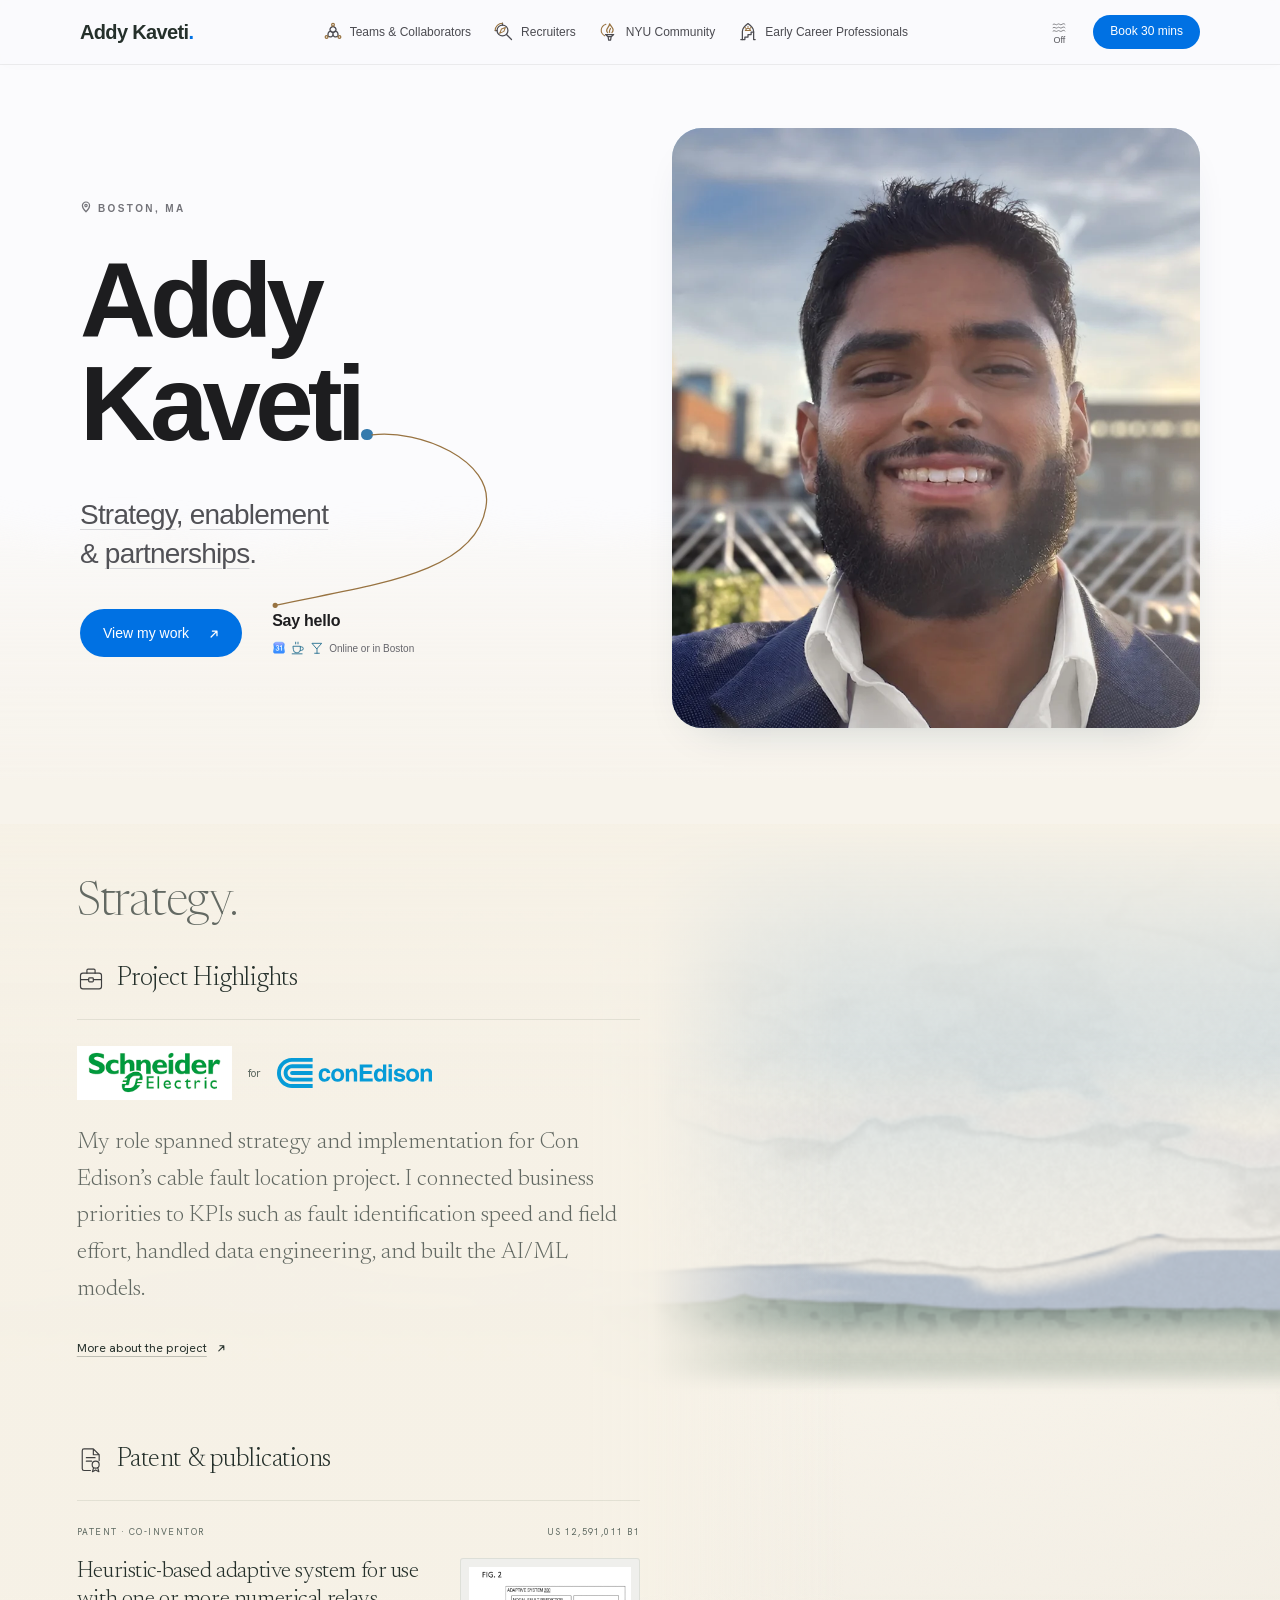
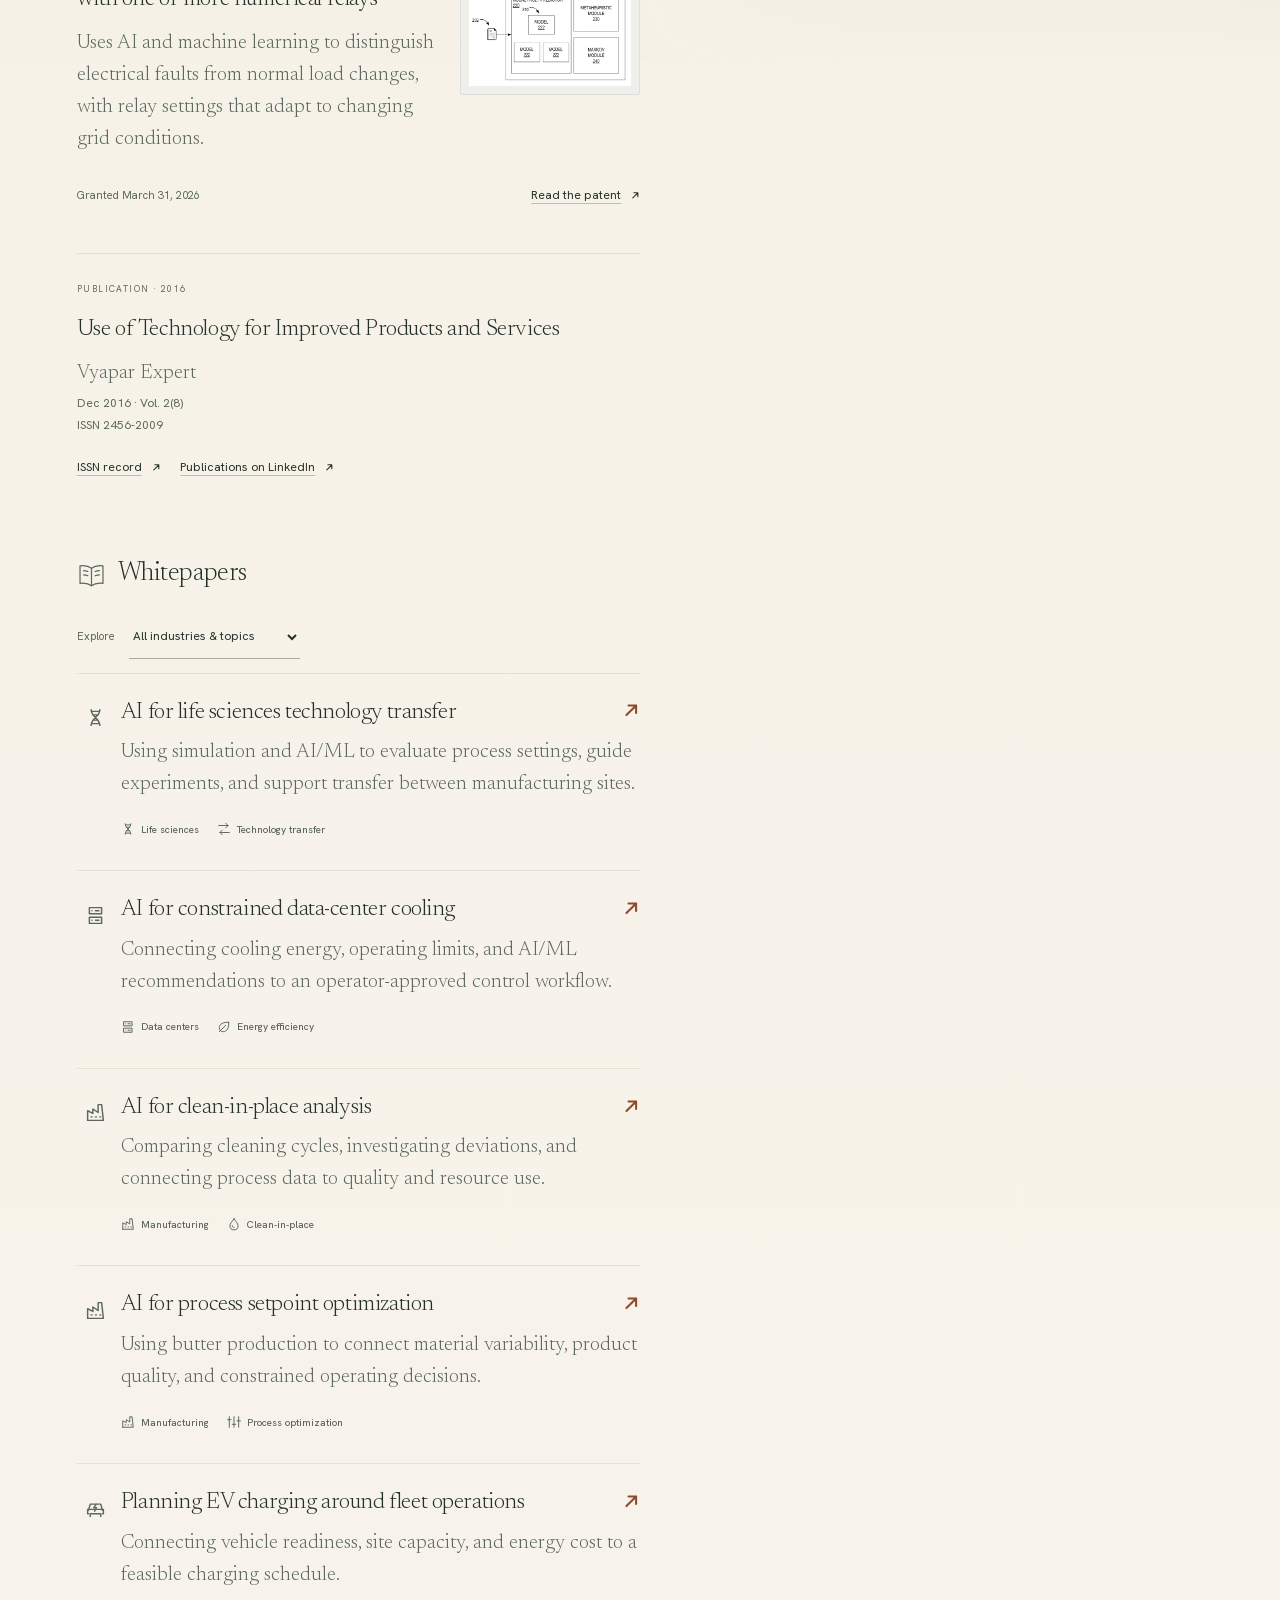
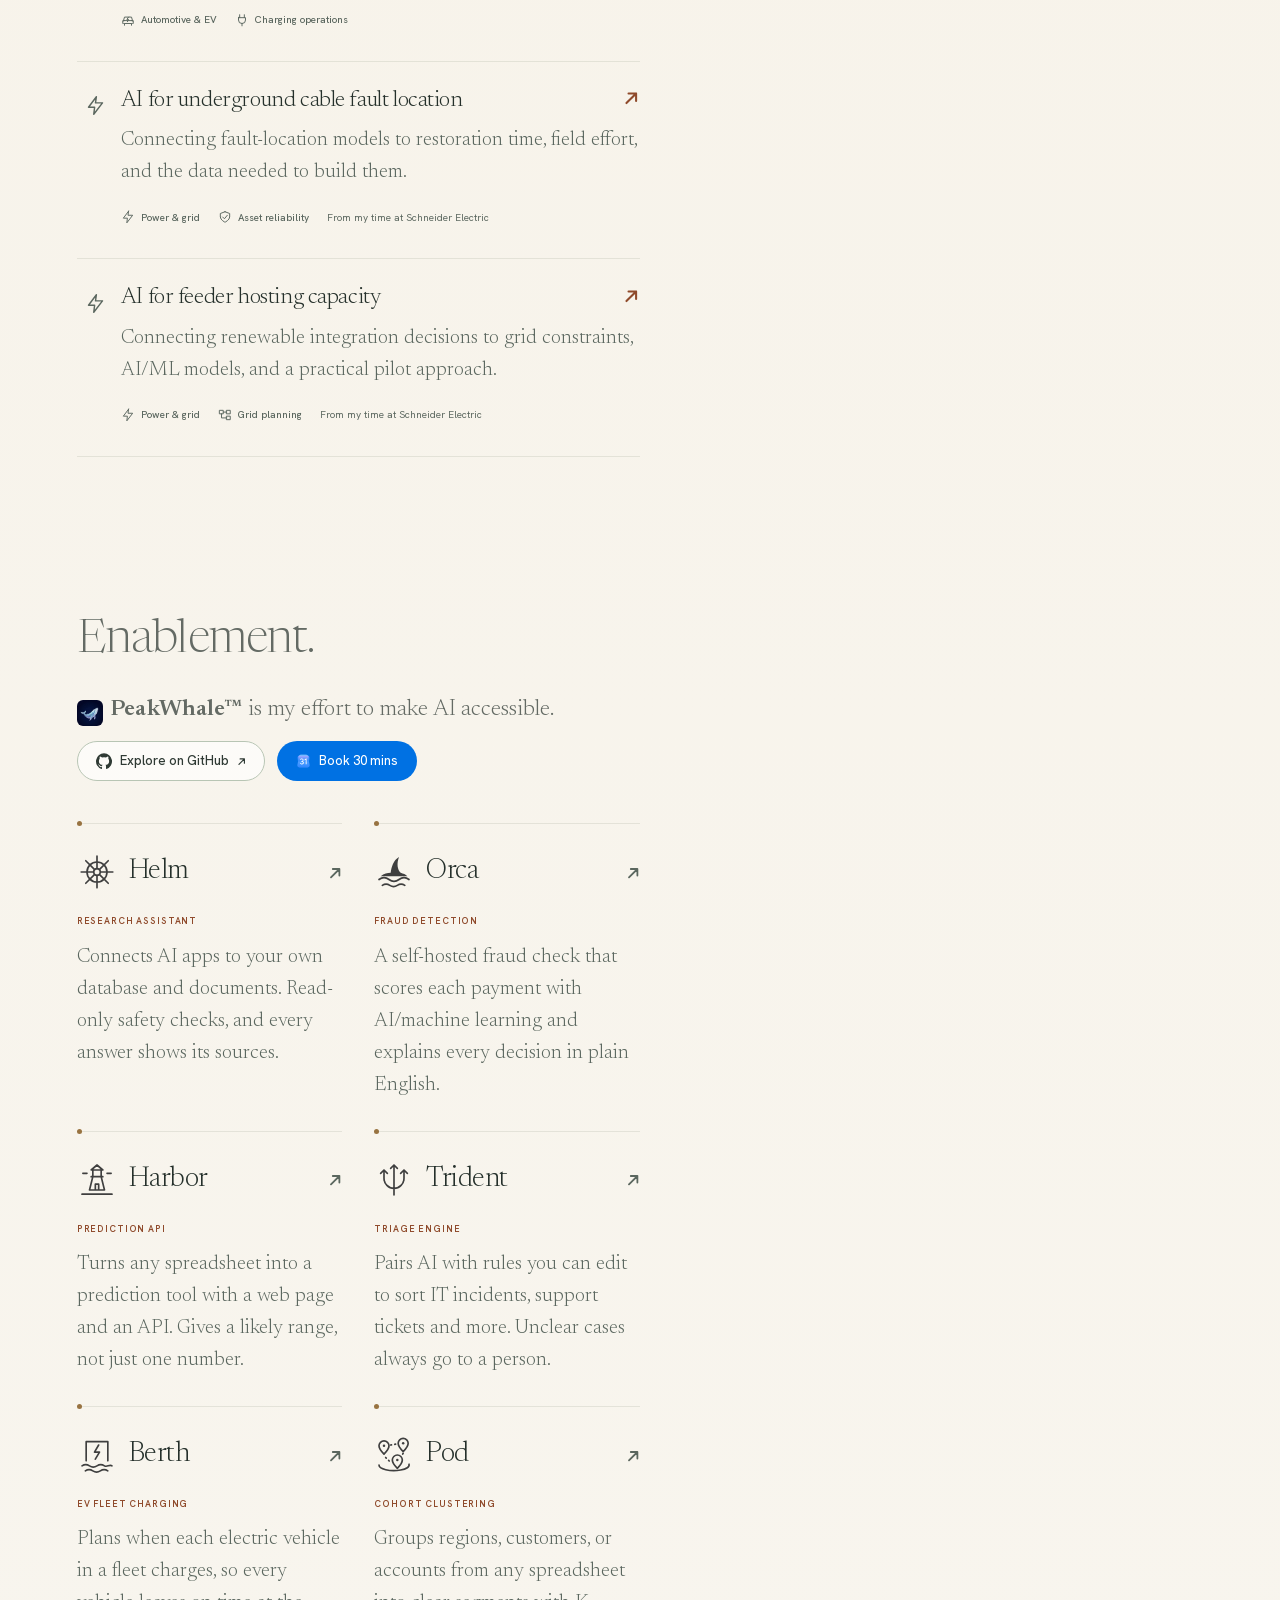
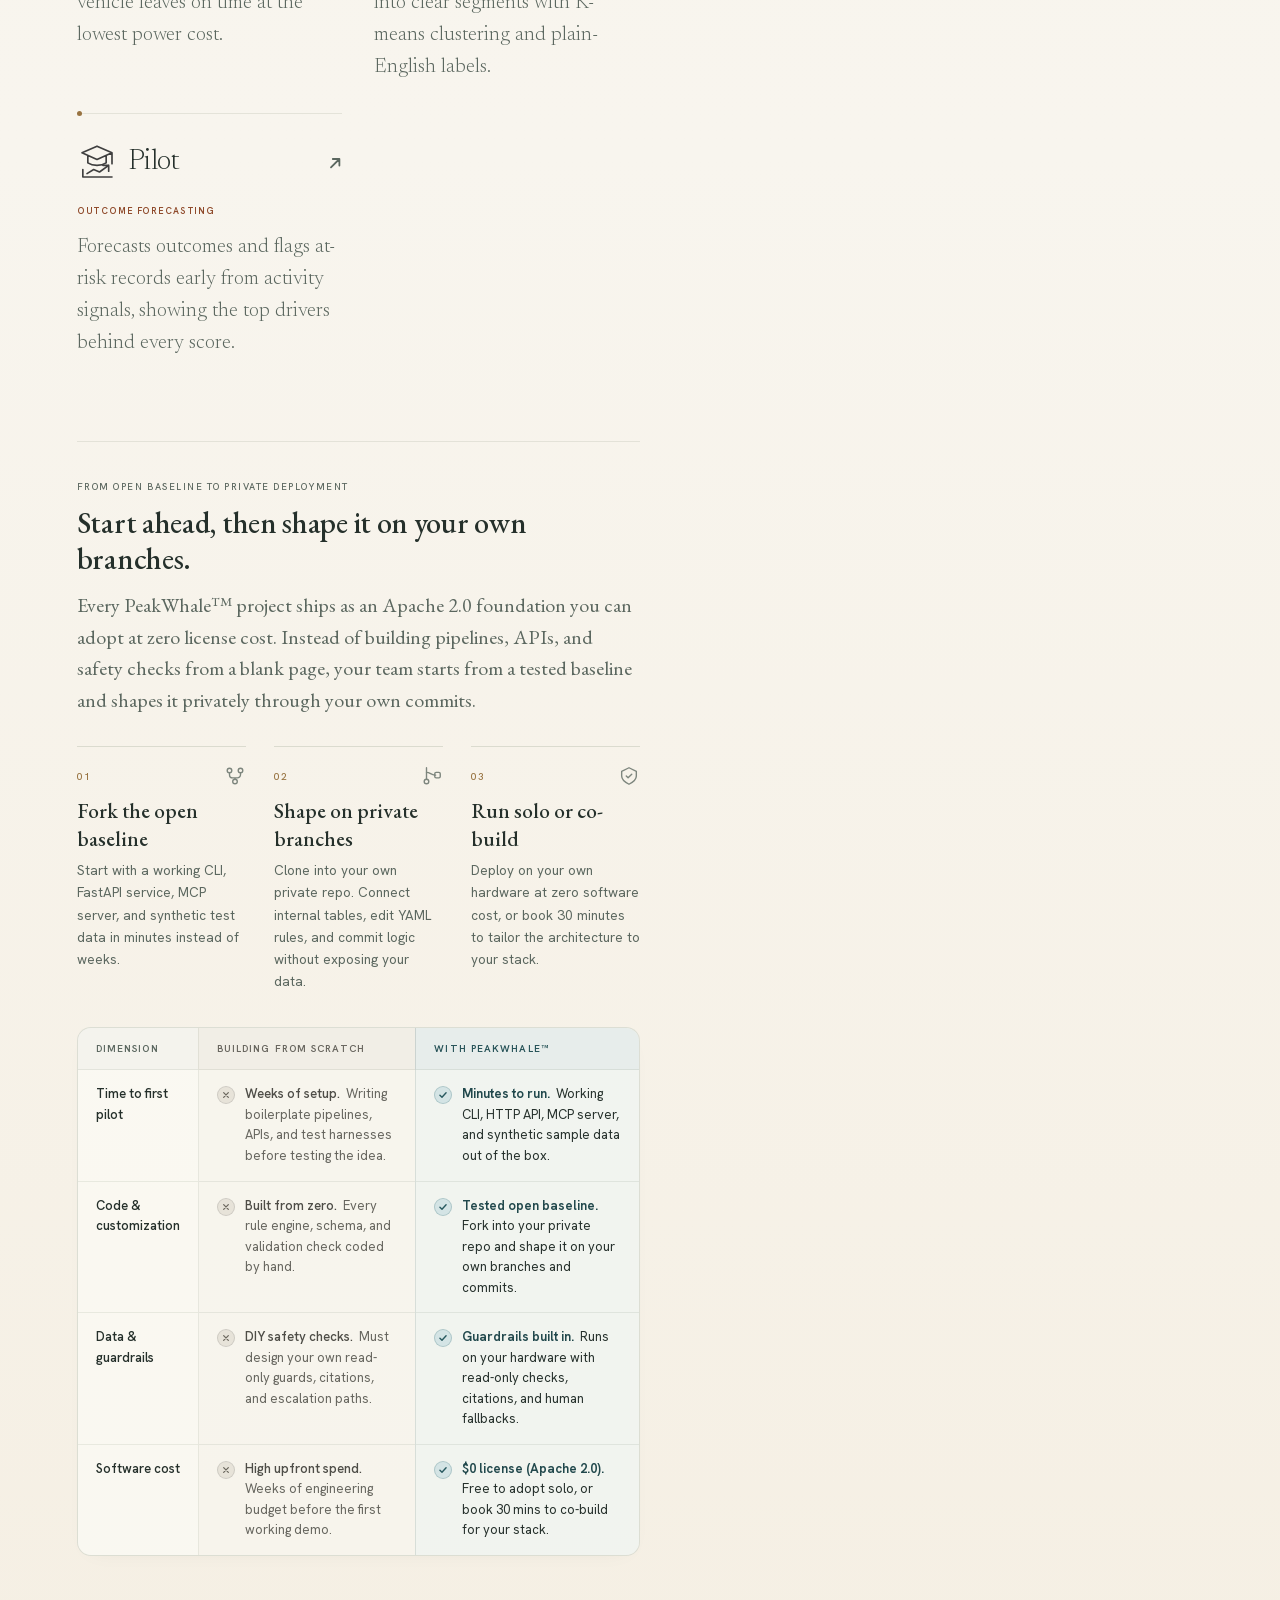
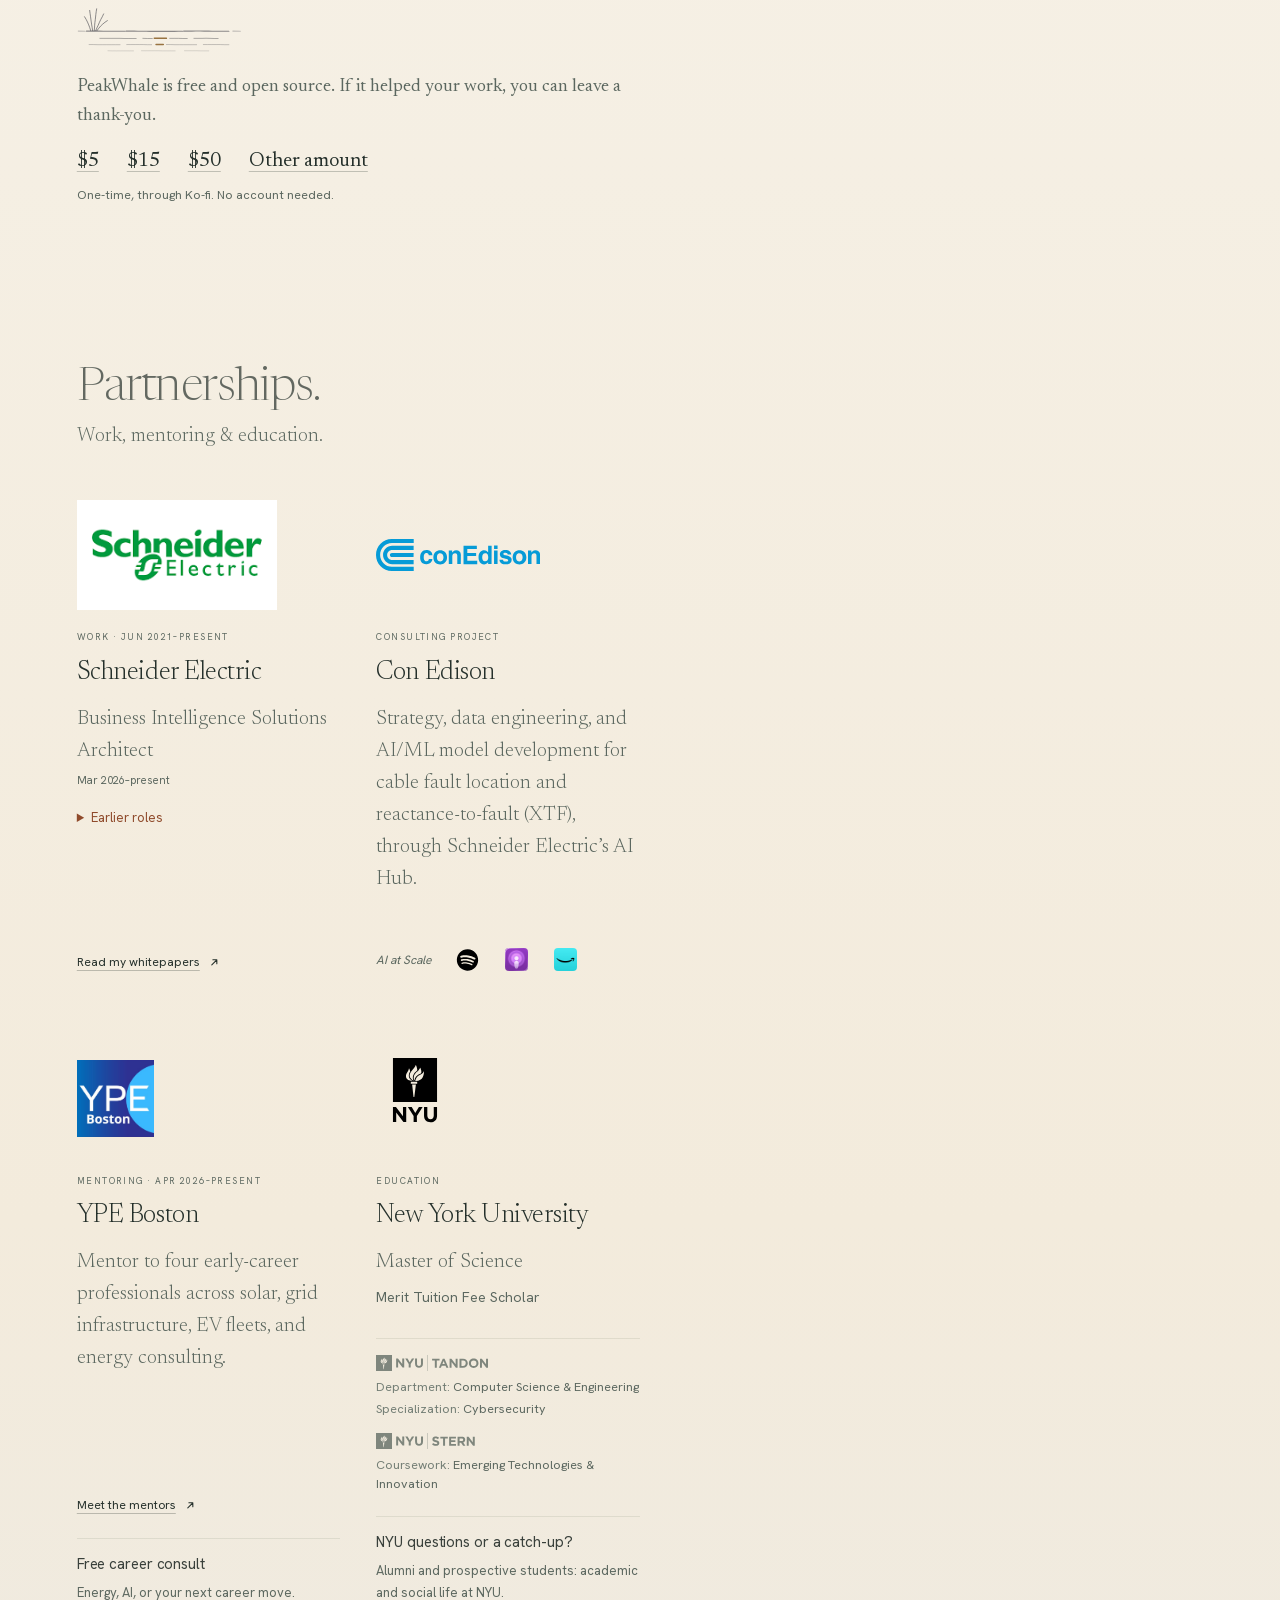
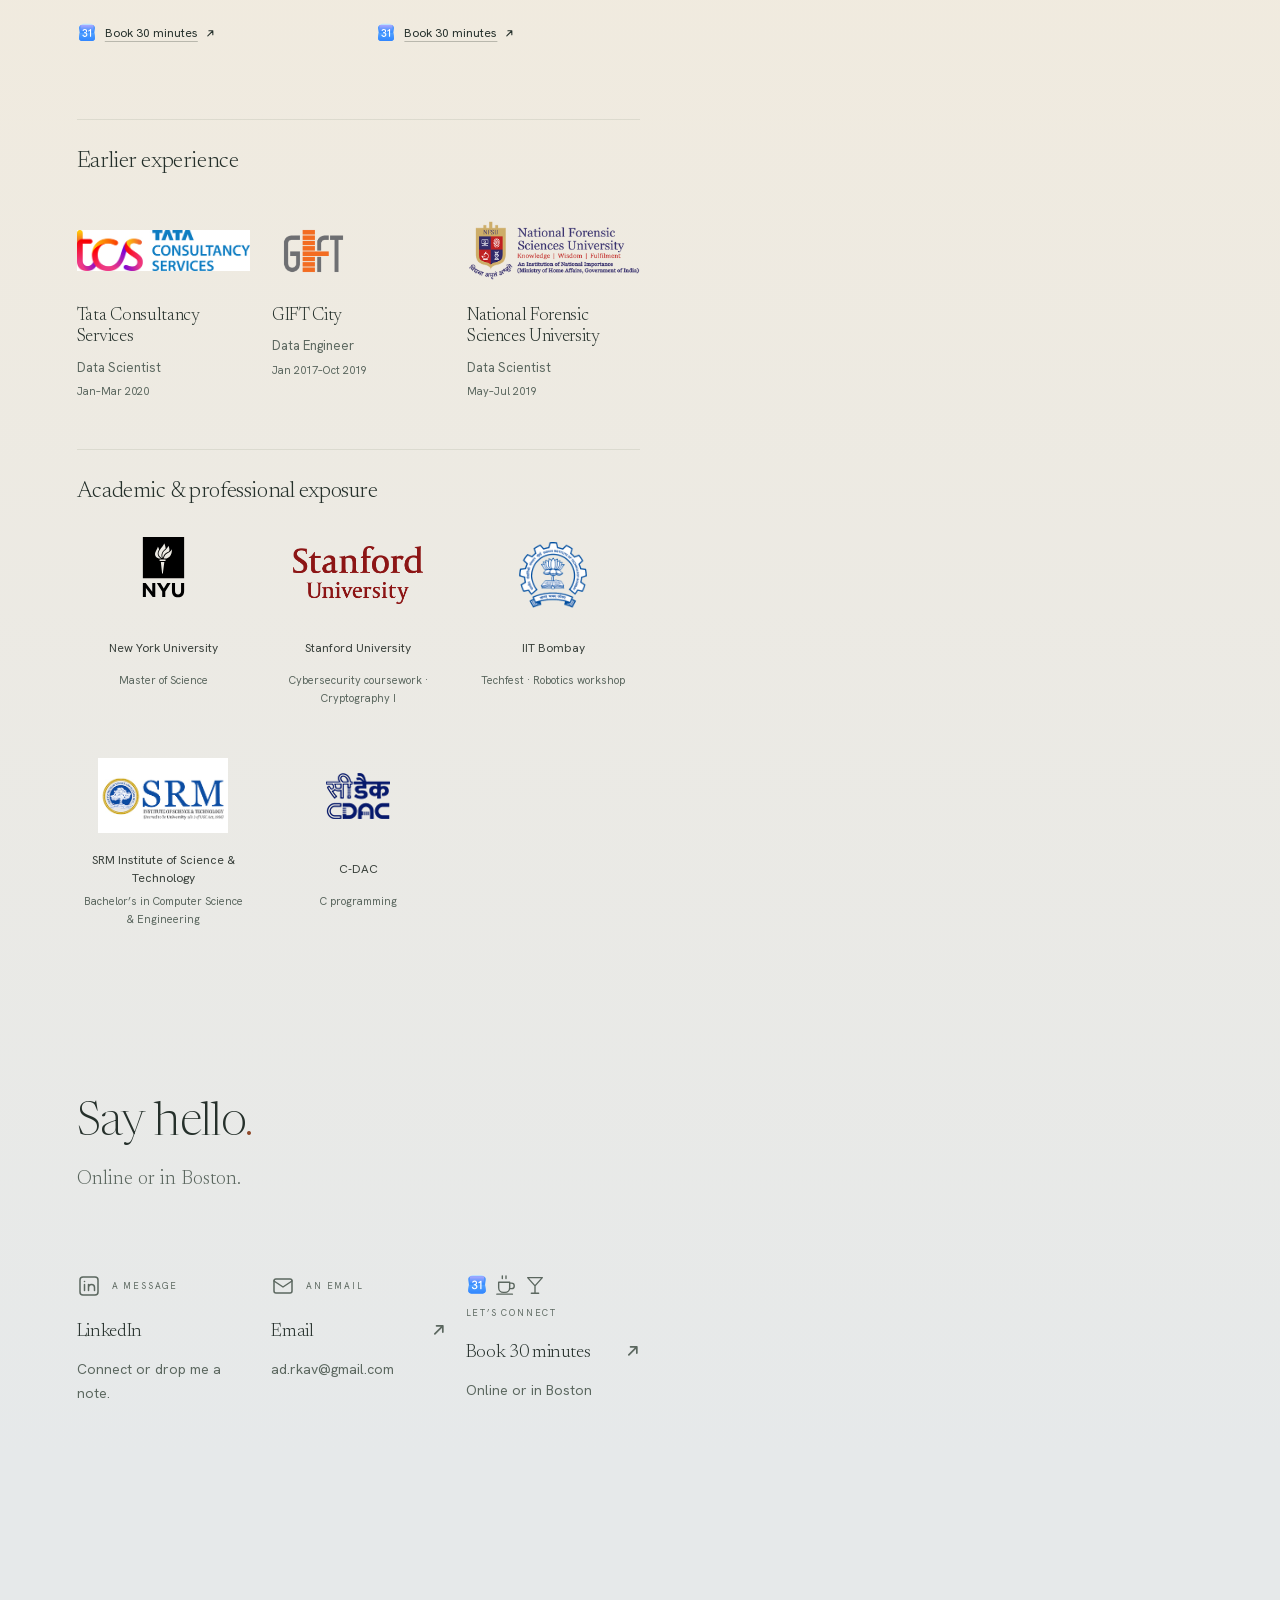
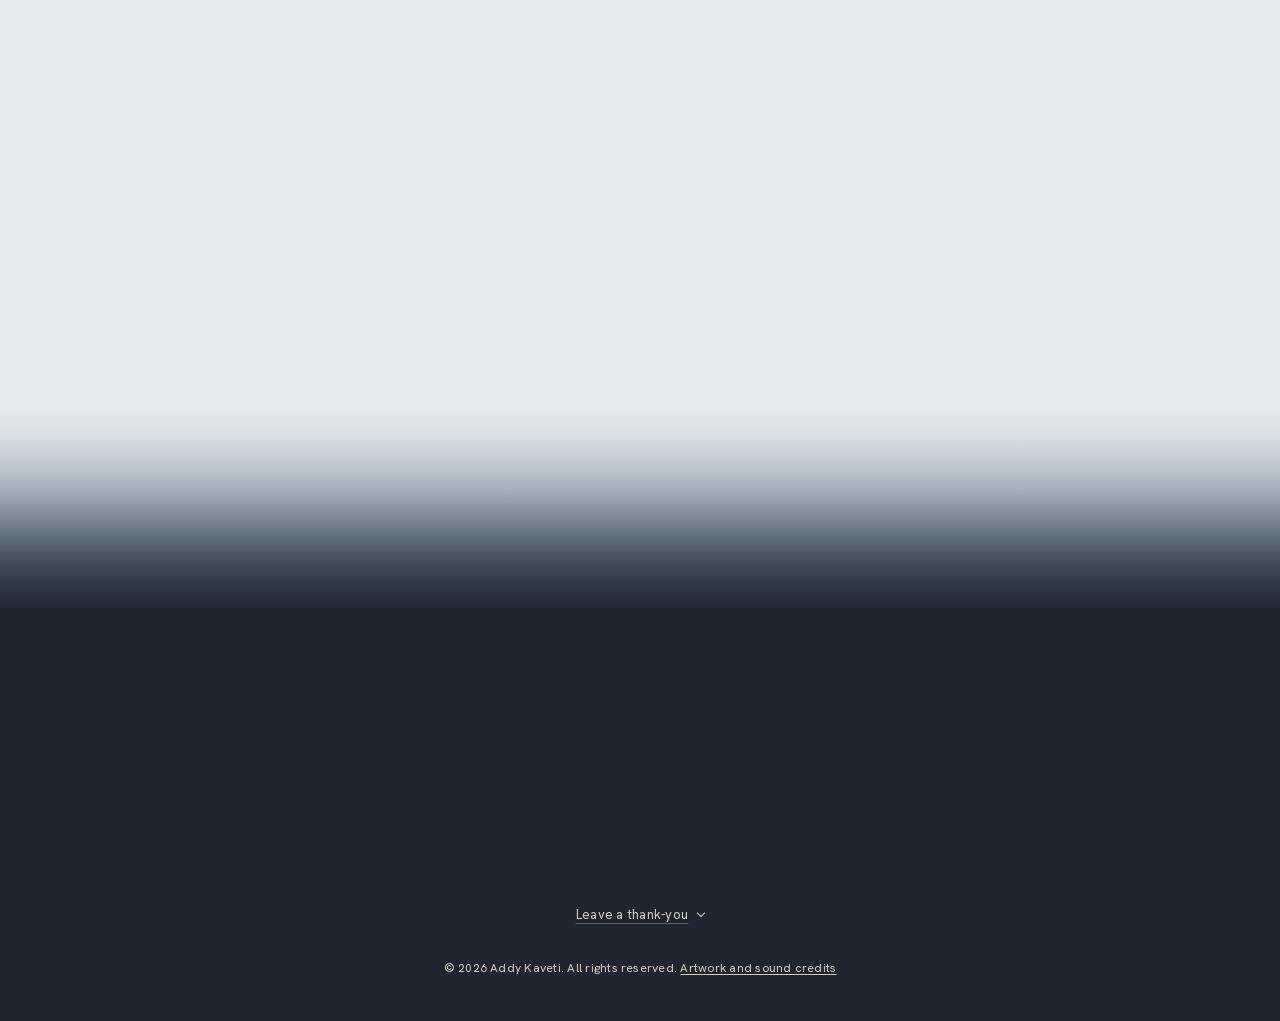
<file: index.html>
<!doctype html>
<html lang="en">
<head>
  <meta charset="utf-8">
  <meta name="viewport" content="width=device-width, initial-scale=1">
  <meta name="robots" content="noai, noimageai">
  <title>Addy Kaveti | Portfolio</title>
  <meta name="description" content="Addy Kaveti. Strategy, enablement, and partnerships. Background, projects, and contact details.">
  <link rel="canonical" href="https://adrkv.github.io/">
  <meta property="og:type" content="website">
  <meta property="og:title" content="Addy Kaveti | Portfolio">
  <meta property="og:description" content="Explore my work and background, or say hello.">
  <meta property="og:url" content="https://adrkv.github.io/">
  <meta property="og:site_name" content="Addy Kaveti">
  <meta property="og:image" content="https://adrkv.github.io/assets/featured-homepage-headshot-20261108.jpg">
  <meta property="og:image:width" content="1200">
  <meta property="og:image:height" content="627">
  <meta property="og:image:alt" content="The top of Addy Kaveti's home page: his name, the line Strategy, enablement and partnerships, a View my work button and a Say hello link, beside his smiling headshot in a navy blazer.">
  <meta name="twitter:card" content="summary_large_image">
  <meta name="twitter:title" content="Addy Kaveti | Portfolio">
  <meta name="twitter:description" content="Explore my work and background, or say hello.">
  <meta name="twitter:image" content="https://adrkv.github.io/assets/featured-homepage-headshot-20261108.jpg">
  <meta name="twitter:image:alt" content="The top of Addy Kaveti's home page: his name, the line Strategy, enablement and partnerships, a View my work button and a Say hello link, beside his smiling headshot in a navy blazer.">
  <link rel="icon" type="image/svg+xml" href="assets/addy-icon.svg">
  <script>if(!matchMedia("(prefers-reduced-motion: reduce)").matches)document.documentElement.classList.add("g-motion")</script>
  <link rel="stylesheet" href="site-3c43868657.css">
  <script src="site-f7a1a17e4c.js" defer></script>
  <noscript><style>.glass-menu[hidden]{display:block}.glass-header{position:relative}.hero{padding-top:64px}</style></noscript>
  <script src="water-sound.js?v=20261014-pw" data-src="world-assets/v5/water-flow-loop.m4a" data-music="world-assets/v5/cottonwood-waltz.m4a" data-music-volume="0.05" data-music-credit="Music: Cottonwood Waltz, made for this site · Piano recordings: Salamander Grand Piano by Alexander Holm, CC BY 3.0" defer></script>
  <script src="site-d22569fd15.js" defer></script>
</head>
<body class="garden-home">
  <a class="skip" href="#main">Skip to content</a>
  <header class="glass-header">
    <div class="glass-nav wrap">
      <a class="glass-brand" href="#main" aria-label="Addy Kaveti, back to top">Addy Kaveti<span aria-hidden="true">.</span></a>
      <nav class="glass-audiences" aria-label="Choose how to connect">
        <a href="meet.html?audience=teams" data-audience="teams"><svg class="glass-audience-icon" width="20" height="20" viewBox="0 0 32 32" fill="none" stroke="currentColor" stroke-width="2" stroke-linecap="round" stroke-linejoin="round" aria-hidden="true" focusable="false"><path class="glass-icon-orbit" d="M16 7C8.8 10.1 10.2 15.5 16 17C21.8 15.5 23.2 10.1 16 7ZM8 22.5C7.1 15.1 12.5 12.3 16 17C17.6 22.8 12.3 25.7 8 22.5ZM24 22.5C24.9 15.1 19.5 12.3 16 17C14.4 22.8 19.7 25.7 24 22.5Z"/><g class="glass-icon-core" stroke="var(--icon-accent,currentColor)"><circle cx="16" cy="4.4" r="2.2"/><circle cx="5.7" cy="24" r="2.2"/><circle cx="26.3" cy="24" r="2.2"/></g></svg><span class="glass-audience-label">Teams &amp; Collaborators</span></a>
        <a href="meet.html?audience=recruiters" data-audience="recruiters"><svg class="glass-audience-icon" width="20" height="20" viewBox="0 0 32 32" fill="none" stroke="currentColor" stroke-width="2" stroke-linecap="round" stroke-linejoin="round" aria-hidden="true" focusable="false"><circle cx="13.6" cy="13.6" r="8.7"/><path d="m20 20 8 8M1.9 13.6h3M13.6 1.9v3"/><path d="M1.9 13.6A11.7 11.7 0 0 1 13.6 1.9" stroke="var(--icon-accent,currentColor)" stroke-width="1.7"/><path class="glass-icon-core" d="m9 18.2 3-7 6.2-2.4-2.4 6.2Z" stroke="var(--icon-accent,currentColor)" stroke-width="1.7"/></svg><span class="glass-audience-label">Recruiters</span></a>
        <a href="meet.html?audience=nyu" data-audience="nyu"><svg class="glass-audience-icon glass-audience-torch" width="20" height="20" viewBox="0 0 32 32" fill="none" stroke="currentColor" stroke-width="2" stroke-linecap="round" stroke-linejoin="round" aria-hidden="true" focusable="false"><path d="M11 3.5C2 6.5 1 17.5 9 22" stroke="var(--icon-accent,currentColor)" stroke-width="1.7"/><path class="glass-icon-core" d="M14 17C8.2 11.8 16.8 8.8 17 3C20.8 9.1 25.2 12.1 20.7 17M17.1 16.4c-1.7-2.2.9-4 1.2-6" stroke="var(--icon-accent,currentColor)"/><path d="M10.5 20h13l-4 3.5h-5ZM14.5 23.5l1 5.5h3l1-5.5"/></svg><span class="glass-audience-label">NYU Community</span></a>
        <a href="meet.html?audience=early-career" data-audience="early-career"><svg class="glass-audience-icon" width="20" height="20" viewBox="0 0 32 32" fill="none" stroke="currentColor" stroke-width="2" stroke-linecap="round" stroke-linejoin="round" aria-hidden="true" focusable="false"><path d="M7 28V15C7 9.6 12.5 5 16 2.5C19.5 5 25 9.6 25 15V28M25 28h2.5"/><path class="glass-icon-steps" d="M4.5 28H11v-4h5v-4h5v-4h4"/><path class="glass-icon-core" d="M12.5 13.6a3.5 3.5 0 0 1 7 0M11.7 13.6h8.6M16 7v1M11.1 8.8l.8.8M20.9 8.8l-.8.8" stroke="var(--icon-accent,currentColor)" stroke-width="1.7"/></svg><span class="glass-audience-label">Early Career Professionals</span></a>
      </nav>
      <div class="glass-actions">
        <a class="glass-book" href="meet.html" data-booking-context>Book 30 mins</a>
      </div>
    </div>
  </header>
  <main id="main" class="garden">
    <section class="hero wrap" aria-labelledby="hero-title">
      <div class="hero-copy">
        <p class="eyebrow"><span class="location-label"><span class="location-pin" aria-hidden="true"><svg class="ui-pin" width="0.92em" height="0.92em" viewBox="0 0 14 14" fill="none" stroke="currentColor" stroke-width="1.4" stroke-linecap="round" stroke-linejoin="round" focusable="false"><path d="M7 12.6S2.8 8.9 2.8 5.4a4.2 4.2 0 1 1 8.4 0c0 3.5-4.2 7.2-4.2 7.2Z"/><circle cx="7" cy="5.4" r="1.4"/></svg></span> BOSTON, MA</span></p>
        <h1 id="hero-title">Addy<br> <span class="surname">Kaveti<span class="period" aria-hidden="true"></span></span></h1>
        <div class="hero-intro-wrap">
          <p class="hero-intro"><a href="#strategy" data-hero-topic="strategy">Strategy</a>, <a href="#enablement" data-hero-topic="enablement">enablement</a><br> &amp; <a href="#partnerships" data-hero-topic="partnerships">partnerships</a>.</p>
          <div class="hero-previews" aria-label="Section previews">
            <div class="hero-preview-pill" data-hero-pill="strategy">
              <a class="hero-preview-item" href="#patent-publications">
                <svg class="hero-preview-svg" width="16" height="16" viewBox="0 0 48 48" fill="none" stroke="currentColor" stroke-width="2.4" stroke-linecap="round" stroke-linejoin="round" aria-hidden="true"><path d="M23 42H12a3 3 0 0 1-3-3V8a3 3 0 0 1 3-3h16l10 10v10M28 5v10h10M16 20h15M16 26h9"/><circle cx="32" cy="32" r="6"/><path d="m28.5 37-2 7 5.5-3 5.5 3-2-7"/></svg>
                <span>Patent</span>
              </a>
              <span class="hero-preview-sep" aria-hidden="true"></span>
              <a class="hero-preview-item" href="#whitepapers">
                <svg class="hero-preview-svg" width="16" height="16" viewBox="0 0 48 48" fill="none" stroke="currentColor" stroke-width="2.4" stroke-linecap="round" stroke-linejoin="round" aria-hidden="true"><path d="M24 12c-5-4-12-5-19-4v29c7-1 14 0 19 4 5-4 12-5 19-4V8c-7-1-14 0-19 4Zm0 0v29M11 16c3 0 5 .6 7 1.5M11 23c3 0 5 .6 7 1.5M30 17.5c2-.9 4-1.5 7-1.5M30 24.5c2-.9 4-1.5 7-1.5"/></svg>
                <span>Whitepapers</span>
              </a>
            </div>
            <div class="hero-preview-pill" data-hero-pill="enablement">
              <a class="hero-preview-item" href="#enablement">
                <img class="hero-preview-pw" src="assets/logo.png" width="18" height="18" alt="">
                <span><strong>PeakWhale™</strong> <span class="hero-preview-sub">· Open-source AI</span></span>
              </a>
            </div>
            <div class="hero-preview-pill" data-hero-pill="partnerships">
              <a class="hero-preview-item" href="#partnerships" aria-label="Schneider Electric">
                <span class="hero-preview-se"><img src="assets/schneider-electric-transparent.png" alt="Schneider Electric"></span>
              </a>
              <span class="hero-preview-sep" aria-hidden="true"></span>
              <a class="hero-preview-item" href="#nyu">
                <svg class="hero-preview-nyu-torch" width="15" height="15" viewBox="20 0 52 52" fill="currentColor" aria-hidden="true"><path d="M72 52H20V0H72V52ZM44.2 45.9C44.26 46.29 45.05 46.46 45.23 45.92L47.05 31.51H42.63L44.2 45.92ZM48.59 30.47V28.29H41.08V30.47H48.59ZM46.42 27.22C55.93 27.57 56.61 18.89 56.65 15.65C56.65 15.46 56.55 15.45 56.51 15.58C56.23 16.26 54.99 18.68 51.56 20.14C48.5 21.46 46.66 24.44 46.33 27.12C46.32 27.18 46.38 27.22 46.42 27.22ZM45.37 26.59C46.87 19.37 52.75 19.2 53.28 17.82C54.1 15.69 52.6 11.9 52.22 11.45C52.18 11.4 52.12 11.43 52.11 11.47C51.32 13.22 50.02 14.89 49.08 15.65C47.74 16.73 42.64 20.51 45.25 26.59C45.28 26.66 45.36 26.65 45.37 26.59ZM44.33 26.88C41.15 20.08 47.52 15.68 48.56 14.73C48.7 14.6 48.67 14.47 48.67 14.31C48.67 12.17 47.44 8.7 47.04 8.2C46.98 8.13 46.93 8.16 46.91 8.24C46.37 10.36 43.47 13.51 42.88 14.19C37.96 20.04 39.09 23.6 44.22 26.96C44.29 27 44.37 26.96 44.33 26.88ZM42.91 27.12C37.58 23.94 38.11 19.4 40.32 16.06C40.37 15.99 40.39 15.87 40.37 15.74C40.28 14.94 39.41 12.94 39.05 12.39C38.96 12.25 38.88 12.26 38.87 12.36C38.84 13.27 37.81 15.54 36.23 18.16C34.55 20.95 34.55 27 42.89 27.24C42.97 27.24 43 27.16 42.91 27.12Z"/></svg>
                <span>NYU</span>
              </a>
              <span class="hero-preview-sep" aria-hidden="true"></span>
              <a class="hero-preview-item" href="#ype-boston">
                <img class="hero-preview-ype" src="assets/ype-boston.png" width="16" height="16" alt="">
                <span>YPE</span>
              </a>
            </div>
          </div>
        </div>
        <div class="hero-actions">
          <a class="button" href="#work">View my work <span aria-hidden="true"><svg class="ui-arrow" width="0.72em" height="0.72em" viewBox="0 0 12 12" fill="none" stroke="currentColor" stroke-width="1.5" stroke-linecap="round" stroke-linejoin="round" focusable="false"><path d="M2.5 9.5L9.5 2.5M4 2.5H9.5V8"/></svg></span></a>
          <div class="hero-connect">
            <a class="hero-greeting" href="#contact" aria-label="Say hello online, or over coffee or a drink in Boston"><span class="greeting-label">Say hello</span><span class="greeting-hint"><span class="meeting-icons" aria-hidden="true"><img src="assets/google-calendar.svg" width="14" height="14" alt=""><svg width="14" height="14" viewBox="0 0 24 24" fill="none" stroke="currentColor" stroke-width="1.5" stroke-linecap="round" stroke-linejoin="round" aria-hidden="true" focusable="false"><path d="M4 9h12v6a5 5 0 0 1-5 5H9a5 5 0 0 1-5-5Zm12 1h2a3 3 0 0 1 0 6h-2M2 22h17M8 2v3M12 2v3"/></svg><svg width="14" height="14" viewBox="0 0 24 24" fill="none" stroke="currentColor" stroke-width="1.5" stroke-linecap="round" stroke-linejoin="round" aria-hidden="true" focusable="false"><path d="M4 4h16l-8 9Zm8 9v8M8 21h8"/></svg></span><span>Online or in Boston</span></span></a>
          </div>
        </div>

        <svg class="hello-curve" fill="none" stroke="currentColor" stroke-width="1.7" stroke-linecap="round" stroke-linejoin="round" aria-hidden="true" focusable="false"><path class="hello-curve-line" pathLength="1"/><path class="hello-curve-head"/></svg>
      </div>
      <figure class="portrait-frame">
        <img src="assets/portrait-headshot-20261108.webp" width="990" height="990" alt="Addy smiling outdoors in a navy blazer and open-collar white shirt, with city buildings behind him." fetchpriority="high">
      </figure>
      <div class="hero-horizon" aria-hidden="true"></div>
    </section>

    <div class="world-journey" id="world-journey" data-active="false">
      <div class="world-stage" aria-hidden="true"><svg class="world-filter-defs" xmlns="http://www.w3.org/2000/svg" width="0" height="0" focusable="false"><defs><filter id="world-sky-refraction"><feTurbulence type="fractalNoise" baseFrequency=".014 .021" numOctaves="2" seed="19" result="pigment"/><feDisplacementMap in="SourceGraphic" in2="pigment" scale="42"/><feGaussianBlur stdDeviation="8"/></filter></defs></svg><div class="world-paper"></div><div class="world-sky-wash"></div><div class="world-perspective"><div class="world-camera"><div class="world-element" data-element="gate" data-x="0.7" data-mobile-x="0.95" data-depth="20" data-height="0.42" data-mobile-height="0.4" data-root="0.9712" data-reveal="2.8" data-reveal-map="world-assets/garden/reveal/gate.png" data-yaw="-3" data-open="false" data-loaded="false" data-visible="false" data-developed="false">
 <div class="world-ground-shadow"><img src="world-assets/garden/gate.webp" alt="" loading="lazy" decoding="async"></div><div class="world-paper-fold"><div class="world-paper-life">
 <img class="world-paper-white" src="world-assets/garden/gate.webp" alt="" loading="lazy" decoding="async">
 <div class="world-pigment"><img class="world-art" src="world-assets/garden/gate.webp" alt="" loading="lazy" decoding="async"></div>
 </div></div></div><div class="world-element" data-element="almond" data-x="1.45" data-mobile-x="1.45" data-depth="-60" data-height="0.44" data-mobile-height="0.42" data-root="0.9547" data-reveal="2.8" data-reveal-map="world-assets/garden/reveal/almond.png" data-yaw="4" data-open="false" data-loaded="false" data-visible="false" data-developed="false">
 <div class="world-ground-shadow"><img src="world-assets/garden/almond.webp" alt="" loading="lazy" decoding="async"></div><div class="world-paper-fold"><div class="world-paper-life">
 <img class="world-paper-white" src="world-assets/garden/almond.webp" alt="" loading="lazy" decoding="async">
 <div class="world-pigment"><img class="world-art" src="world-assets/garden/almond.webp" alt="" loading="lazy" decoding="async"></div>
 </div></div></div><div class="world-element" data-element="bench" data-x="1.535" data-mobile-x="1.535" data-depth="30" data-height="0.085" data-mobile-height="0.08" data-root="0.8099" data-reveal="2.8" data-reveal-map="world-assets/garden/reveal/bench.png" data-yaw="-4" data-open="false" data-loaded="false" data-visible="false" data-developed="false">
 <div class="world-ground-shadow"><img src="world-assets/garden/bench.webp" alt="" loading="lazy" decoding="async"></div><div class="world-paper-fold"><div class="world-paper-life">
 <img class="world-paper-white" src="world-assets/garden/bench.webp" alt="" loading="lazy" decoding="async">
 <div class="world-pigment"><img class="world-art" src="world-assets/garden/bench.webp" alt="" loading="lazy" decoding="async"></div>
 </div></div></div><div class="world-element" data-element="cypress" data-name="cypress-a" data-x="1.76" data-mobile-x="1.76" data-depth="25" data-height="0.5" data-mobile-height="0.44" data-root="0.9726" data-reveal="2.8" data-reveal-map="world-assets/garden/reveal/cypress.png" data-yaw="0" data-open="false" data-loaded="false" data-visible="false" data-developed="false">
 <div class="world-ground-shadow"><img src="world-assets/garden/cypress.webp" alt="" loading="lazy" decoding="async"></div><div class="world-paper-fold"><div class="world-paper-life">
 <img class="world-paper-white" src="world-assets/garden/cypress.webp" alt="" loading="lazy" decoding="async">
 <div class="world-pigment"><img class="world-art" src="world-assets/garden/cypress.webp" alt="" loading="lazy" decoding="async"></div>
 </div></div></div><div class="world-element" data-element="chute" data-x="1.9" data-mobile-x="1.9" data-depth="40" data-height="0.32" data-mobile-height="0.28" data-root="0.9742" data-reveal="2.8" data-reveal-map="world-assets/garden/reveal/chute.png" data-yaw="-2" data-open="false" data-loaded="false" data-visible="false" data-developed="false">
 <div class="world-ground-shadow"><img src="world-assets/garden/chute.webp" alt="" loading="lazy" decoding="async"></div><div class="world-paper-fold"><div class="world-paper-life">
 <img class="world-paper-white" src="world-assets/garden/chute.webp" alt="" loading="lazy" decoding="async">
 <div class="world-pigment"><img class="world-art" src="world-assets/garden/chute.webp" alt="" loading="lazy" decoding="async"><div class="world-overlay" data-overlay="world-assets/garden/chute-rills.svg" data-box="0 0 1 1"></div></div>
 </div></div></div><div class="world-element" data-element="cypress" data-name="cypress-b" data-x="2.05" data-mobile-x="2.05" data-depth="15" data-height="0.42" data-mobile-height="0.38" data-root="0.9726" data-reveal="2.8" data-reveal-map="world-assets/garden/reveal/cypress.png" data-yaw="0" data-open="false" data-loaded="false" data-visible="false" data-developed="false">
 <div class="world-ground-shadow"><img src="world-assets/garden/cypress.webp" alt="" loading="lazy" decoding="async"></div><div class="world-paper-fold"><div class="world-paper-life">
 <img class="world-paper-white" src="world-assets/garden/cypress.webp" alt="" loading="lazy" decoding="async">
 <div class="world-pigment"><img class="world-art" src="world-assets/garden/cypress.webp" alt="" loading="lazy" decoding="async"></div>
 </div></div></div><div class="world-element" data-element="cottonwood" data-x="2.4" data-mobile-x="2.4" data-depth="15" data-height="0.55" data-mobile-height="0.46" data-root="0.978" data-reveal="2.8" data-reveal-map="assets/reveal/cottonwood-reveal.png" data-yaw="-2" data-trunk="0.5074" data-open="false" data-loaded="false" data-visible="false" data-developed="false">
 <div class="world-ground-shadow"><img src="world-assets/v5/cottonwood.webp" alt="" loading="lazy" decoding="async"></div><div class="world-paper-fold"><div class="world-paper-life">
 <img class="world-paper-white" src="world-assets/v5/cottonwood.webp" alt="" loading="lazy" decoding="async">
 <div class="world-pigment"><img class="world-art" src="world-assets/v5/cottonwood.webp" alt="" loading="lazy" decoding="async"></div>
 </div></div></div><div class="world-element" data-element="platform" data-x="2.4" data-mobile-x="2.4" data-depth="40" data-height="0.135" data-mobile-height="0.127" data-root="0.9143" data-reveal="2.8" data-reveal-map="world-assets/garden/reveal/platform.png" data-yaw="0" data-anchor="cottonwood" data-anchor-at="0.3211" data-open="false" data-loaded="false" data-visible="false" data-developed="false">
 <div class="world-ground-shadow"><img src="world-assets/garden/platform.webp" alt="" loading="lazy" decoding="async"></div><div class="world-paper-fold"><div class="world-paper-life">
 <img class="world-paper-white" src="world-assets/garden/platform.webp" alt="" loading="lazy" decoding="async">
 <div class="world-pigment"><img class="world-art" src="world-assets/garden/platform.webp" alt="" loading="lazy" decoding="async"></div>
 </div></div></div><div class="world-element" data-element="pavilion" data-x="2.84" data-mobile-x="2.92" data-depth="-60" data-height="0.345" data-mobile-height="0.326" data-root="0.9754" data-reveal="2.8" data-reveal-map="world-assets/garden/reveal/pavilion.png" data-yaw="3" data-open="false" data-loaded="false" data-visible="false" data-developed="false">
 <div class="world-ground-shadow"><img src="world-assets/garden/pavilion.webp" alt="" loading="lazy" decoding="async"></div><div class="world-paper-fold"><div class="world-paper-life">
 <img class="world-paper-white" src="world-assets/garden/pavilion.webp" alt="" loading="lazy" decoding="async">
 <div class="world-pigment"><img class="world-art" src="world-assets/garden/pavilion.webp" alt="" loading="lazy" decoding="async"><div class="world-overlay" data-overlay="world-assets/garden/pavilion-lamps.svg" data-box="0 0 1 1"></div></div>
 </div></div></div></div></div><div class="world-reading-light"></div><div class="world-ground-haze"></div></div><div class="world-cursor" aria-hidden="true"></div>
      <div class="world-prose">
    <div id="work">
    <section class="strategy-section wrap" id="strategy" aria-labelledby="strategy-title">
      <div class="strategy-lead">
        <div class="g-lead-text"><h2 id="strategy-title">Strategy.</h2></div>
      </div>
      <div class="strategy-body">
        <article class="strategy-project" aria-labelledby="initiatives-title">
          <div class="strategy-category"><img class="strategy-icon" src="assets/initiatives.svg" width="36" height="36" alt=""><h3 id="initiatives-title">Project Highlights</h3></div>
          <div class="strategy-highlight">
            <h4 class="client-heading" aria-label="Schneider Electric for Con Edison"><span class="client-schneider"><img src="assets/schneider-electric.png" width="225" height="225" alt=""></span><span class="client-connector" aria-hidden="true">for</span><img src="assets/con-edison.svg" width="160" height="31" alt=""></h4>
            <p class="highlight-description">My role spanned strategy and implementation for Con Edison’s cable fault location project. I connected business priorities to KPIs such as fault identification speed and field effort, handled data engineering, and built the AI/ML models.</p>
            <a class="text-link" href="#con-edison">More about the project <span aria-hidden="true"><svg class="ui-arrow" width="0.72em" height="0.72em" viewBox="0 0 12 12" fill="none" stroke="currentColor" stroke-width="1.5" stroke-linecap="round" stroke-linejoin="round" focusable="false"><path d="M2.5 9.5L9.5 2.5M4 2.5H9.5V8"/></svg></span></a>
          </div>

        </article>
      </div>
      <section class="research-records" id="patent-publications" aria-labelledby="research-records-title">
        <div class="strategy-category"><img class="strategy-icon" src="assets/patent.svg" width="36" height="36" alt=""><h3 id="research-records-title">Patent &amp; publications</h3></div>
        <div class="research-records-grid">
          <a class="patent-card" href="https://patents.google.com/patent/US12591011B1/en" target="_blank" rel="noopener noreferrer" aria-label="Read US patent 12,591,011 B1, co-invented by Addy Kaveti">
            <div class="patent-meta"><span>PATENT · CO-INVENTOR</span><span>US 12,591,011 B1</span></div>
            <div class="patent-summary">
              <div><h4>Heuristic-based adaptive system for use with one or more numerical relays</h4><p class="patent-teaser">Uses AI and machine learning to distinguish electrical faults from normal load changes, with relay settings that adapt to changing grid conditions.</p></div>
              <div class="patent-side"><img class="patent-preview" src="assets/patent-adaptive-system-fig2.png" width="1028" height="755" loading="lazy" alt="Figure 2 from US patent 12,591,011 B1 showing the adaptive relay system."></div>
            </div>
            <div class="patent-bottom"><span>Granted March 31, 2026</span><span class="card-cta">Read the patent <span aria-hidden="true"><svg class="ui-arrow" width="0.72em" height="0.72em" viewBox="0 0 12 12" fill="none" stroke="currentColor" stroke-width="1.5" stroke-linecap="round" stroke-linejoin="round" focusable="false"><path d="M2.5 9.5L9.5 2.5M4 2.5H9.5V8"/></svg></span></span></div>
          </a>
          <article class="publication-record" id="publication-2016" aria-labelledby="publication-2016-title">
            <p class="publication-record-kind">PUBLICATION · 2016</p>
            <h4 id="publication-2016-title">Use of Technology for Improved Products and Services</h4>
            <p class="publication-journal">Vyapar Expert</p>
            <p class="publication-details">Dec 2016 · Vol. 2(8)<br>ISSN 2456-2009</p>
            <div class="publication-links"><a class="card-cta" href="https://portal.issn.org/resource/ISSN/2456-2009" target="_blank" rel="noopener noreferrer" aria-label="View the Vyapar Expert ISSN publication record">ISSN record <span aria-hidden="true"><svg class="ui-arrow" width="0.72em" height="0.72em" viewBox="0 0 12 12" fill="none" stroke="currentColor" stroke-width="1.5" stroke-linecap="round" stroke-linejoin="round" focusable="false"><path d="M2.5 9.5L9.5 2.5M4 2.5H9.5V8"/></svg></span></a><a class="text-link" href="https://www.linkedin.com/in/adrkv/" target="_blank" rel="noopener noreferrer">Publications on LinkedIn <span aria-hidden="true"><svg class="ui-arrow" width="0.72em" height="0.72em" viewBox="0 0 12 12" fill="none" stroke="currentColor" stroke-width="1.5" stroke-linecap="round" stroke-linejoin="round" focusable="false"><path d="M2.5 9.5L9.5 2.5M4 2.5H9.5V8"/></svg></span></a></div>
          </article>
        </div>
      </section>
      <div class="whitepaper-library" id="whitepapers" aria-labelledby="whitepapers-title">
        <div class="whitepaper-overview" id="whitepapers-schneider-electric"><div class="whitepaper-category"><svg width="36" height="36" viewBox="0 0 48 48" fill="none" stroke="currentColor" stroke-width="2" stroke-linecap="round" stroke-linejoin="round" aria-hidden="true"><path d="M24 12c-5-4-12-5-19-4v29c7-1 14 0 19 4 5-4 12-5 19-4V8c-7-1-14 0-19 4Zm0 0v29M11 16c3 0 5 .6 7 1.5M11 23c3 0 5 .6 7 1.5M30 17.5c2-.9 4-1.5 7-1.5M30 24.5c2-.9 4-1.5 7-1.5"/></svg><h3 id="whitepapers-title">Whitepapers</h3></div></div>
        <div class="whitepaper-toolbar">
          <label class="paper-filter-label" for="paper-filter">Explore</label>
          <select id="paper-filter" class="paper-filter-select" aria-label="Filter whitepapers by industry or topic" aria-controls="whitepaper-results" disabled>
            <option value="all">All industries &amp; topics</option>
            <option value="topic:asset-reliability">Asset reliability</option>
            <option value="industry:automotive-ev">Automotive &amp; EV</option>
            <option value="topic:charging-operations">Charging operations</option>
            <option value="topic:clean-in-place">Clean-in-place</option>
            <option value="industry:data-centers">Data centers</option>
            <option value="topic:energy-efficiency">Energy efficiency</option>
            <option value="topic:grid-planning">Grid planning</option>
            <option value="industry:life-sciences">Life sciences</option>
            <option value="industry:manufacturing">Manufacturing</option>
            <option value="industry:power-grid">Power &amp; grid</option>
            <option value="topic:process-optimization">Process optimization</option>
            <option value="topic:technology-transfer">Technology transfer</option>
            <option value="linked" hidden>Linked filters</option>
          </select>
          <p class="whitepaper-status finish-sr-only" role="status" aria-live="polite" aria-atomic="true"></p>
          <button class="whitepaper-reset" type="button" hidden>Clear</button>
        </div>
        <div class="whitepaper-list" id="whitepaper-results" role="region" aria-label="Whitepaper results" tabindex="0">
          <article class="whitepaper-entry" data-affiliation="" data-industry="life-sciences" data-topic="technology-transfer">
            <a class="whitepaper-article" href="life-sciences-technology-transfer.html"><span class="topic-icon topic-life-sciences"><svg width="20" height="20" viewBox="0 0 24 24" fill="none" stroke="currentColor" stroke-width="1.65" stroke-linecap="round" stroke-linejoin="round" aria-hidden="true" focusable="false"><path d="M7 3c0 8 10 10 10 18M17 3C17 11 7 13 7 21M8 5h8M9 9h6M9 15h6M8 19h8"/></svg></span><h4>AI for life sciences technology transfer <span aria-hidden="true"><svg class="ui-arrow" width="0.72em" height="0.72em" viewBox="0 0 12 12" fill="none" stroke="currentColor" stroke-width="1.5" stroke-linecap="round" stroke-linejoin="round" focusable="false"><path d="M2.5 9.5L9.5 2.5M4 2.5H9.5V8"/></svg></span></h4><p>Using simulation and AI/ML to evaluate process settings, guide experiments, and support transfer between manufacturing sites.</p></a>
            <div class="whitepaper-tags"><a class="topic-tag topic-life-sciences" href="?industry=life-sciences#whitepapers"><svg width="14" height="14" viewBox="0 0 24 24" fill="none" stroke="currentColor" stroke-width="1.65" stroke-linecap="round" stroke-linejoin="round" aria-hidden="true" focusable="false"><path d="M7 3c0 8 10 10 10 18M17 3C17 11 7 13 7 21M8 5h8M9 9h6M9 15h6M8 19h8"/></svg>Life sciences</a><a class="topic-tag" href="?topic=technology-transfer#whitepapers"><svg width="14" height="14" viewBox="0 0 24 24" fill="none" stroke="currentColor" stroke-width="1.65" stroke-linecap="round" stroke-linejoin="round" aria-hidden="true" focusable="false"><path d="M3 6h16l-4-4M21 18H5l4 4M19 6l-4 4M5 18l4-4"/></svg>Technology transfer</a></div>
          </article><article class="whitepaper-entry" data-affiliation="" data-industry="data-centers" data-topic="energy-efficiency">
            <a class="whitepaper-article" href="data-center-cooling.html"><span class="topic-icon topic-data-centers"><svg width="20" height="20" viewBox="0 0 24 24" fill="none" stroke="currentColor" stroke-width="1.65" stroke-linecap="round" stroke-linejoin="round" aria-hidden="true" focusable="false"><path d="M5 3h14v7H5zM5 14h14v7H5zM8 6.5h.01M8 17.5h.01M12 6.5h4M12 17.5h4"/></svg></span><h4>AI for constrained data-center cooling <span aria-hidden="true"><svg class="ui-arrow" width="0.72em" height="0.72em" viewBox="0 0 12 12" fill="none" stroke="currentColor" stroke-width="1.5" stroke-linecap="round" stroke-linejoin="round" focusable="false"><path d="M2.5 9.5L9.5 2.5M4 2.5H9.5V8"/></svg></span></h4><p>Connecting cooling energy, operating limits, and AI/ML recommendations to an operator-approved control workflow.</p></a>
            <div class="whitepaper-tags"><a class="topic-tag topic-data-centers" href="?industry=data-centers#whitepapers"><svg width="14" height="14" viewBox="0 0 24 24" fill="none" stroke="currentColor" stroke-width="1.65" stroke-linecap="round" stroke-linejoin="round" aria-hidden="true" focusable="false"><path d="M5 3h14v7H5zM5 14h14v7H5zM8 6.5h.01M8 17.5h.01M12 6.5h4M12 17.5h4"/></svg>Data centers</a><a class="topic-tag" href="?topic=energy-efficiency#whitepapers"><svg width="14" height="14" viewBox="0 0 24 24" fill="none" stroke="currentColor" stroke-width="1.65" stroke-linecap="round" stroke-linejoin="round" aria-hidden="true" focusable="false"><path d="M20 4c-9-1-16 3-16 9a7 7 0 0 0 7 7c6 0 10-7 9-16ZM4 20 15 9"/></svg>Energy efficiency</a></div>
          </article><article class="whitepaper-entry" data-affiliation="" data-industry="manufacturing" data-topic="clean-in-place">
            <a class="whitepaper-article" href="clean-in-place-intelligence.html"><span class="topic-icon topic-manufacturing"><svg width="20" height="20" viewBox="0 0 24 24" fill="none" stroke="currentColor" stroke-width="1.65" stroke-linecap="round" stroke-linejoin="round" aria-hidden="true" focusable="false"><path d="M3 21V10l6 3V8l6 4V3h4l2 18H3ZM7 17h1M12 17h1M17 17h1"/></svg></span><h4>AI for clean-in-place analysis <span aria-hidden="true"><svg class="ui-arrow" width="0.72em" height="0.72em" viewBox="0 0 12 12" fill="none" stroke="currentColor" stroke-width="1.5" stroke-linecap="round" stroke-linejoin="round" focusable="false"><path d="M2.5 9.5L9.5 2.5M4 2.5H9.5V8"/></svg></span></h4><p>Comparing cleaning cycles, investigating deviations, and connecting process data to quality and resource use.</p></a>
            <div class="whitepaper-tags"><a class="topic-tag topic-manufacturing" href="?industry=manufacturing#whitepapers"><svg width="14" height="14" viewBox="0 0 24 24" fill="none" stroke="currentColor" stroke-width="1.65" stroke-linecap="round" stroke-linejoin="round" aria-hidden="true" focusable="false"><path d="M3 21V10l6 3V8l6 4V3h4l2 18H3ZM7 17h1M12 17h1M17 17h1"/></svg>Manufacturing</a><a class="topic-tag" href="?topic=clean-in-place#whitepapers"><svg width="14" height="14" viewBox="0 0 24 24" fill="none" stroke="currentColor" stroke-width="1.65" stroke-linecap="round" stroke-linejoin="round" aria-hidden="true" focusable="false"><path d="M12 3c-3 5-7 8-7 12a7 7 0 0 0 14 0c0-4-4-7-7-12ZM9 15c0 2 1 3 3 3"/></svg>Clean-in-place</a></div>
          </article><article class="whitepaper-entry" data-affiliation="" data-industry="manufacturing" data-topic="process-optimization">
            <a class="whitepaper-article" href="process-setpoint-optimization.html"><span class="topic-icon topic-manufacturing"><svg width="20" height="20" viewBox="0 0 24 24" fill="none" stroke="currentColor" stroke-width="1.65" stroke-linecap="round" stroke-linejoin="round" aria-hidden="true" focusable="false"><path d="M3 21V10l6 3V8l6 4V3h4l2 18H3ZM7 17h1M12 17h1M17 17h1"/></svg></span><h4>AI for process setpoint optimization <span aria-hidden="true"><svg class="ui-arrow" width="0.72em" height="0.72em" viewBox="0 0 12 12" fill="none" stroke="currentColor" stroke-width="1.5" stroke-linecap="round" stroke-linejoin="round" focusable="false"><path d="M2.5 9.5L9.5 2.5M4 2.5H9.5V8"/></svg></span></h4><p>Using butter production to connect material variability, product quality, and constrained operating decisions.</p></a>
            <div class="whitepaper-tags"><a class="topic-tag topic-manufacturing" href="?industry=manufacturing#whitepapers"><svg width="14" height="14" viewBox="0 0 24 24" fill="none" stroke="currentColor" stroke-width="1.65" stroke-linecap="round" stroke-linejoin="round" aria-hidden="true" focusable="false"><path d="M3 21V10l6 3V8l6 4V3h4l2 18H3ZM7 17h1M12 17h1M17 17h1"/></svg>Manufacturing</a><a class="topic-tag" href="?topic=process-optimization#whitepapers"><svg width="14" height="14" viewBox="0 0 24 24" fill="none" stroke="currentColor" stroke-width="1.65" stroke-linecap="round" stroke-linejoin="round" aria-hidden="true" focusable="false"><path d="M4 3v18M12 3v18M20 3v18M1 8h6M9 16h6M17 10h6"/></svg>Process optimization</a></div>
          </article><article class="whitepaper-entry" data-affiliation="" data-industry="automotive-ev" data-topic="charging-operations">
            <a class="whitepaper-article" href="ev-charging-operations.html"><span class="topic-icon topic-automotive-ev"><svg width="20" height="20" viewBox="0 0 24 24" fill="none" stroke="currentColor" stroke-width="1.65" stroke-linecap="round" stroke-linejoin="round" aria-hidden="true" focusable="false"><path d="M4 14l2-7h12l2 7M4 18H3v-5h18v5h-1M7 18h10M6 13h.01M18 13h.01M6 18v3M18 18v3M13 7l-3 4h3l-2 4"/></svg></span><h4>Planning EV charging around fleet operations <span aria-hidden="true"><svg class="ui-arrow" width="0.72em" height="0.72em" viewBox="0 0 12 12" fill="none" stroke="currentColor" stroke-width="1.5" stroke-linecap="round" stroke-linejoin="round" focusable="false"><path d="M2.5 9.5L9.5 2.5M4 2.5H9.5V8"/></svg></span></h4><p>Connecting vehicle readiness, site capacity, and energy cost to a feasible charging schedule.</p></a>
            <div class="whitepaper-tags"><a class="topic-tag topic-automotive-ev" href="?industry=automotive-ev#whitepapers"><svg width="14" height="14" viewBox="0 0 24 24" fill="none" stroke="currentColor" stroke-width="1.65" stroke-linecap="round" stroke-linejoin="round" aria-hidden="true" focusable="false"><path d="M4 14l2-7h12l2 7M4 18H3v-5h18v5h-1M7 18h10M6 13h.01M18 13h.01M6 18v3M18 18v3M13 7l-3 4h3l-2 4"/></svg>Automotive &amp; EV</a><a class="topic-tag" href="?topic=charging-operations#whitepapers"><svg width="14" height="14" viewBox="0 0 24 24" fill="none" stroke="currentColor" stroke-width="1.65" stroke-linecap="round" stroke-linejoin="round" aria-hidden="true" focusable="false"><path d="M8 3v5M16 3v5M6 8h12v4a6 6 0 0 1-12 0V8ZM12 18v4"/></svg>Charging operations</a></div>
          </article><article class="whitepaper-entry" data-affiliation="schneider-electric" data-industry="power-grid" data-topic="asset-reliability">
            <a class="whitepaper-article" href="underground-fault-location.html"><span class="topic-icon topic-power-grid"><svg width="20" height="20" viewBox="0 0 24 24" fill="none" stroke="currentColor" stroke-width="1.65" stroke-linecap="round" stroke-linejoin="round" aria-hidden="true" focusable="false"><path d="M13 2 4 14h7l-1 8 10-13h-8l1-7Z"/></svg></span><h4>AI for underground cable fault location <span aria-hidden="true"><svg class="ui-arrow" width="0.72em" height="0.72em" viewBox="0 0 12 12" fill="none" stroke="currentColor" stroke-width="1.5" stroke-linecap="round" stroke-linejoin="round" focusable="false"><path d="M2.5 9.5L9.5 2.5M4 2.5H9.5V8"/></svg></span></h4><p>Connecting fault-location models to restoration time, field effort, and the data needed to build them.</p></a>
            <div class="whitepaper-tags"><a class="topic-tag topic-power-grid" href="?industry=power-grid#whitepapers"><svg width="14" height="14" viewBox="0 0 24 24" fill="none" stroke="currentColor" stroke-width="1.65" stroke-linecap="round" stroke-linejoin="round" aria-hidden="true" focusable="false"><path d="M13 2 4 14h7l-1 8 10-13h-8l1-7Z"/></svg>Power &amp; grid</a><a class="topic-tag" href="?topic=asset-reliability#whitepapers"><svg width="14" height="14" viewBox="0 0 24 24" fill="none" stroke="currentColor" stroke-width="1.65" stroke-linecap="round" stroke-linejoin="round" aria-hidden="true" focusable="false"><path d="M12 3 4 6v6c0 5 8 9 8 9s8-4 8-9V6l-8-3ZM8 12l3 3 5-6"/></svg>Asset reliability</a><a class="whitepaper-tag" href="?affiliation=schneider-electric#whitepapers">From my time at Schneider Electric</a></div>
          </article><article class="whitepaper-entry" data-affiliation="schneider-electric" data-industry="power-grid" data-topic="grid-planning">
            <a class="whitepaper-article" href="feeder-hosting-capacity.html"><span class="topic-icon topic-power-grid"><svg width="20" height="20" viewBox="0 0 24 24" fill="none" stroke="currentColor" stroke-width="1.65" stroke-linecap="round" stroke-linejoin="round" aria-hidden="true" focusable="false"><path d="M13 2 4 14h7l-1 8 10-13h-8l1-7Z"/></svg></span><h4>AI for feeder hosting capacity <span aria-hidden="true"><svg class="ui-arrow" width="0.72em" height="0.72em" viewBox="0 0 12 12" fill="none" stroke="currentColor" stroke-width="1.5" stroke-linecap="round" stroke-linejoin="round" focusable="false"><path d="M2.5 9.5L9.5 2.5M4 2.5H9.5V8"/></svg></span></h4><p>Connecting renewable integration decisions to grid constraints, AI/ML models, and a practical pilot approach.</p></a>
            <div class="whitepaper-tags"><a class="topic-tag topic-power-grid" href="?industry=power-grid#whitepapers"><svg width="14" height="14" viewBox="0 0 24 24" fill="none" stroke="currentColor" stroke-width="1.65" stroke-linecap="round" stroke-linejoin="round" aria-hidden="true" focusable="false"><path d="M13 2 4 14h7l-1 8 10-13h-8l1-7Z"/></svg>Power &amp; grid</a><a class="topic-tag" href="?topic=grid-planning#whitepapers"><svg width="14" height="14" viewBox="0 0 24 24" fill="none" stroke="currentColor" stroke-width="1.65" stroke-linecap="round" stroke-linejoin="round" aria-hidden="true" focusable="false"><path d="M3 4h6v6H3zM15 14h6v6h-6zM15 4h6v6h-6zM6 10v7h9M9 7h6"/></svg>Grid planning</a><a class="whitepaper-tag" href="?affiliation=schneider-electric#whitepapers">From my time at Schneider Electric</a></div>
          </article>
        </div>
        <p class="whitepaper-empty" hidden>No whitepapers match these filters. Try another topic or clear the filters.</p>
      </div>
    </section>

    <section class="work-section" id="enablement" aria-labelledby="work-title">
      <div class="wrap">
        <div class="section-heading"><div><h2 id="work-title">Enablement.</h2></div></div>
        <p class="enablement-mission" id="plan-ai-project"><a class="peakwhale-intro-link" href="https://github.com/PeakWhale" target="_blank" rel="noopener noreferrer"><img src="assets/logo.png" width="26" height="26" alt=""><strong>PeakWhale™</strong></a> is my effort to make AI accessible.</p>
        <div class="enablement-actions">
          <a class="enablement-btn enablement-btn-github" href="https://github.com/PeakWhale" target="_blank" rel="noopener noreferrer" aria-label="Explore PeakWhale open-source projects on GitHub"><svg width="16" height="16" viewBox="0 0 24 24" fill="currentColor" aria-hidden="true"><path d="M12 .5a12 12 0 0 0-3.79 23.38c.6.11.82-.26.82-.58v-2.24c-3.34.73-4.04-1.42-4.04-1.42-.55-1.39-1.34-1.76-1.34-1.76-1.09-.74.08-.73.08-.73 1.21.08 1.85 1.24 1.85 1.24 1.07 1.84 2.81 1.31 3.49 1 .1-.78.42-1.31.76-1.61-2.67-.3-5.47-1.34-5.47-5.93 0-1.31.47-2.38 1.24-3.22-.13-.3-.54-1.53.12-3.18 0 0 1.01-.32 3.3 1.23a11.5 11.5 0 0 1 6 0c2.29-1.55 3.3-1.23 3.3-1.23.66 1.65.25 2.88.12 3.18.77.84 1.24 1.91 1.24 3.22 0 4.6-2.8 5.63-5.48 5.93.43.37.82 1.1.82 2.22v3.3c0 .32.22.7.82.58A12 12 0 0 0 12 .5Z"/></svg><span>Explore on GitHub</span><span aria-hidden="true"><svg class="ui-arrow" width="0.72em" height="0.72em" viewBox="0 0 12 12" fill="none" stroke="currentColor" stroke-width="1.5" stroke-linecap="round" stroke-linejoin="round" focusable="false"><path d="M2.5 9.5L9.5 2.5M4 2.5H9.5V8"/></svg></span></a>
          <a class="enablement-btn enablement-btn-book" href="meet.html?audience=teams&amp;meeting=online" data-booking-context data-booking-audience="teams" data-booking-meeting="online" aria-label="Book 30 minutes with Addy to discuss AI project customization and deployment"><img src="assets/google-calendar.svg" width="15" height="15" alt=""><span>Book 30 mins</span></a>
        </div>
        <div class="project-library">
          <div class="project-grid project-library-scroll" role="region" tabindex="0" aria-label="PeakWhale open-source projects">
            <a class="project" id="project-helm" href="https://github.com/PeakWhale/helm" target="_blank" rel="noopener noreferrer" aria-label="View Helm on GitHub"><div class="project-heading"><div class="project-name"><img class="project-icon" src="assets/helm.svg" width="40" height="40" alt=""><h3>Helm</h3></div><span aria-hidden="true"><svg class="ui-arrow" width="0.72em" height="0.72em" viewBox="0 0 12 12" fill="none" stroke="currentColor" stroke-width="1.5" stroke-linecap="round" stroke-linejoin="round" focusable="false"><path d="M2.5 9.5L9.5 2.5M4 2.5H9.5V8"/></svg></span></div><p class="project-domain">Research assistant</p><p>Connects AI apps to your own database and documents. Read-only safety checks, and every answer shows its sources.</p></a>
            <a class="project" id="project-orca" href="https://github.com/PeakWhale/orca" target="_blank" rel="noopener noreferrer" aria-label="View Orca on GitHub"><div class="project-heading"><div class="project-name"><img class="project-icon" src="assets/orca.svg" width="40" height="40" alt=""><h3>Orca</h3></div><span aria-hidden="true"><svg class="ui-arrow" width="0.72em" height="0.72em" viewBox="0 0 12 12" fill="none" stroke="currentColor" stroke-width="1.5" stroke-linecap="round" stroke-linejoin="round" focusable="false"><path d="M2.5 9.5L9.5 2.5M4 2.5H9.5V8"/></svg></span></div><p class="project-domain">Fraud detection</p><p>A self-hosted fraud check that scores each payment with AI/machine learning and explains every decision in plain English.</p></a>
            <a class="project" id="project-harbor" href="https://github.com/PeakWhale/harbor" target="_blank" rel="noopener noreferrer" aria-label="View Harbor on GitHub"><div class="project-heading"><div class="project-name"><img class="project-icon" src="assets/harbor.svg" width="40" height="40" alt=""><h3>Harbor</h3></div><span aria-hidden="true"><svg class="ui-arrow" width="0.72em" height="0.72em" viewBox="0 0 12 12" fill="none" stroke="currentColor" stroke-width="1.5" stroke-linecap="round" stroke-linejoin="round" focusable="false"><path d="M2.5 9.5L9.5 2.5M4 2.5H9.5V8"/></svg></span></div><p class="project-domain">Prediction API</p><p>Turns any spreadsheet into a prediction tool with a web page and an API. Gives a likely range, not just one number.</p></a>
            <a class="project" id="project-trident" href="https://github.com/PeakWhale/trident" target="_blank" rel="noopener noreferrer" aria-label="View Trident on GitHub"><div class="project-heading"><div class="project-name"><img class="project-icon" src="assets/trident.svg" width="40" height="40" alt=""><h3>Trident</h3></div><span aria-hidden="true"><svg class="ui-arrow" width="0.72em" height="0.72em" viewBox="0 0 12 12" fill="none" stroke="currentColor" stroke-width="1.5" stroke-linecap="round" stroke-linejoin="round" focusable="false"><path d="M2.5 9.5L9.5 2.5M4 2.5H9.5V8"/></svg></span></div><p class="project-domain">Triage engine</p><p>Pairs AI with rules you can edit to sort IT incidents, support tickets and more. Unclear cases always go to a person.</p></a>
            <a class="project" id="project-berth" href="https://github.com/PeakWhale/berth" target="_blank" rel="noopener noreferrer" aria-label="View Berth on GitHub"><div class="project-heading"><div class="project-name"><img class="project-icon" src="assets/berth.svg" width="40" height="40" alt=""><h3>Berth</h3></div><span aria-hidden="true"><svg class="ui-arrow" width="0.72em" height="0.72em" viewBox="0 0 12 12" fill="none" stroke="currentColor" stroke-width="1.5" stroke-linecap="round" stroke-linejoin="round" focusable="false"><path d="M2.5 9.5L9.5 2.5M4 2.5H9.5V8"/></svg></span></div><p class="project-domain">EV fleet charging</p><p>Plans when each electric vehicle in a fleet charges, so every vehicle leaves on time at the lowest power cost.</p></a>
            <a class="project" id="project-pod" href="https://github.com/PeakWhale/pod" target="_blank" rel="noopener noreferrer" aria-label="View Pod on GitHub"><div class="project-heading"><div class="project-name"><img class="project-icon" src="assets/pod.svg" width="40" height="40" alt=""><h3>Pod</h3></div><span aria-hidden="true"><svg class="ui-arrow" width="0.72em" height="0.72em" viewBox="0 0 12 12" fill="none" stroke="currentColor" stroke-width="1.5" stroke-linecap="round" stroke-linejoin="round" focusable="false"><path d="M2.5 9.5L9.5 2.5M4 2.5H9.5V8"/></svg></span></div><p class="project-domain">Cohort clustering</p><p>Groups regions, customers, or accounts from any spreadsheet into clear segments with K-means clustering and plain-English labels.</p></a>
            <a class="project" id="project-pilot" href="https://github.com/PeakWhale/pilot" target="_blank" rel="noopener noreferrer" aria-label="View Pilot on GitHub"><div class="project-heading"><div class="project-name"><img class="project-icon" src="assets/pilot.svg" width="40" height="40" alt=""><h3>Pilot</h3></div><span aria-hidden="true"><svg class="ui-arrow" width="0.72em" height="0.72em" viewBox="0 0 12 12" fill="none" stroke="currentColor" stroke-width="1.5" stroke-linecap="round" stroke-linejoin="round" focusable="false"><path d="M2.5 9.5L9.5 2.5M4 2.5H9.5V8"/></svg></span></div><p class="project-domain">Outcome forecasting</p><p>Forecasts outcomes and flags at-risk records early from activity signals, showing the top drivers behind every score.</p></a>
          </div>
        </div>
        <div class="pw-value" aria-labelledby="pw-value-title">
          <div class="pw-value-head">
            <p class="pw-value-kicker">FROM OPEN BASELINE TO PRIVATE DEPLOYMENT</p>
            <h3 id="pw-value-title">Start ahead, then shape it on your own branches.</h3>
            <p class="pw-value-lead">Every PeakWhale™ project ships as an Apache 2.0 foundation you can adopt at zero license cost. Instead of building pipelines, APIs, and safety checks from a blank page, your team starts from a tested baseline and shapes it privately through your own commits.</p>
          </div>
          <ol class="pw-flow" aria-label="How teams adopt a PeakWhale baseline">
            <li class="pw-flow-step">
              <div class="pw-flow-top">
                <span class="pw-flow-num">01</span>
                <svg class="pw-flow-icon" width="22" height="22" viewBox="0 0 24 24" fill="none" stroke="currentColor" stroke-width="1.5" stroke-linecap="round" stroke-linejoin="round" aria-hidden="true"><circle cx="6" cy="6" r="2.5"/><circle cx="18" cy="6" r="2.5"/><circle cx="12" cy="18" r="2.5"/><path d="M6 8.5v2a3.5 3.5 0 0 0 3.5 3.5h5A3.5 3.5 0 0 0 18 10.5v-2M12 14v1.5"/></svg>
              </div>
              <strong>Fork the open baseline</strong>
              <p>Start with a working CLI, FastAPI service, MCP server, and synthetic test data in minutes instead of weeks.</p>
            </li>
            <li class="pw-flow-step">
              <div class="pw-flow-top">
                <span class="pw-flow-num">02</span>
                <svg class="pw-flow-icon" width="22" height="22" viewBox="0 0 24 24" fill="none" stroke="currentColor" stroke-width="1.5" stroke-linecap="round" stroke-linejoin="round" aria-hidden="true"><path d="M6 3v12"/><circle cx="6" cy="18" r="2.5"/><path d="M6 8c4 0 5 3 9 3h1"/><rect x="15" y="8" width="6" height="6" rx="1.5"/></svg>
              </div>
              <strong>Shape on private branches</strong>
              <p>Clone into your own private repo. Connect internal tables, edit YAML rules, and commit logic without exposing your data.</p>
            </li>
            <li class="pw-flow-step">
              <div class="pw-flow-top">
                <span class="pw-flow-num">03</span>
                <svg class="pw-flow-icon" width="22" height="22" viewBox="0 0 24 24" fill="none" stroke="currentColor" stroke-width="1.5" stroke-linecap="round" stroke-linejoin="round" aria-hidden="true"><path d="M12 3 4 7v5c0 5 8 9 8 9s8-4 8-9V7l-8-4Z"/><path d="m9 12 2 2 4-4"/></svg>
              </div>
              <strong>Run solo or co-build</strong>
              <p>Deploy on your own hardware at zero software cost, or book 30 minutes to tailor the architecture to your stack.</p>
            </li>
          </ol>
          <div class="pw-table-wrap" role="region" aria-label="Comparison between building from scratch and adopting PeakWhale" tabindex="0">
            <table class="pw-table">
              <thead>
                <tr>
                  <th scope="col">Dimension</th>
                  <th scope="col" class="pw-col-trad">Building from scratch</th>
                  <th scope="col" class="pw-col-pw">With PeakWhale™</th>
                </tr>
              </thead>
              <tbody>
                <tr>
                  <th scope="row">Time to first pilot</th>
                  <td class="pw-col-trad">
                    <div class="pw-cell">
                      <span class="pw-mark pw-mark-no" aria-hidden="true"><svg width="10" height="10" viewBox="0 0 12 12" fill="none" stroke="currentColor" stroke-width="1.5" stroke-linecap="round"><path d="M3.2 3.2l5.6 5.6M8.8 3.2 3.2 8.8"/></svg></span>
                      <div><strong class="pw-trad-lead">Weeks of setup.</strong> Writing boilerplate pipelines, APIs, and test harnesses before testing the idea.</div>
                    </div>
                  </td>
                  <td class="pw-col-pw">
                    <div class="pw-cell">
                      <span class="pw-mark pw-mark-yes" aria-hidden="true"><svg width="10" height="10" viewBox="0 0 12 12" fill="none" stroke="currentColor" stroke-width="1.65" stroke-linecap="round" stroke-linejoin="round"><path d="M2.3 6.3 4.8 8.8 9.7 3.4"/></svg></span>
                      <div><strong class="pw-good-lead">Minutes to run.</strong> Working CLI, HTTP API, MCP server, and synthetic sample data out of the box.</div>
                    </div>
                  </td>
                </tr>
                <tr>
                  <th scope="row">Code &amp; customization</th>
                  <td class="pw-col-trad">
                    <div class="pw-cell">
                      <span class="pw-mark pw-mark-no" aria-hidden="true"><svg width="10" height="10" viewBox="0 0 12 12" fill="none" stroke="currentColor" stroke-width="1.5" stroke-linecap="round"><path d="M3.2 3.2l5.6 5.6M8.8 3.2 3.2 8.8"/></svg></span>
                      <div><strong class="pw-trad-lead">Built from zero.</strong> Every rule engine, schema, and validation check coded by hand.</div>
                    </div>
                  </td>
                  <td class="pw-col-pw">
                    <div class="pw-cell">
                      <span class="pw-mark pw-mark-yes" aria-hidden="true"><svg width="10" height="10" viewBox="0 0 12 12" fill="none" stroke="currentColor" stroke-width="1.65" stroke-linecap="round" stroke-linejoin="round"><path d="M2.3 6.3 4.8 8.8 9.7 3.4"/></svg></span>
                      <div><strong class="pw-good-lead">Tested open baseline.</strong> Fork into your private repo and shape it on your own branches and commits.</div>
                    </div>
                  </td>
                </tr>
                <tr>
                  <th scope="row">Data &amp; guardrails</th>
                  <td class="pw-col-trad">
                    <div class="pw-cell">
                      <span class="pw-mark pw-mark-no" aria-hidden="true"><svg width="10" height="10" viewBox="0 0 12 12" fill="none" stroke="currentColor" stroke-width="1.5" stroke-linecap="round"><path d="M3.2 3.2l5.6 5.6M8.8 3.2 3.2 8.8"/></svg></span>
                      <div><strong class="pw-trad-lead">DIY safety checks.</strong> Must design your own read-only guards, citations, and escalation paths.</div>
                    </div>
                  </td>
                  <td class="pw-col-pw">
                    <div class="pw-cell">
                      <span class="pw-mark pw-mark-yes" aria-hidden="true"><svg width="10" height="10" viewBox="0 0 12 12" fill="none" stroke="currentColor" stroke-width="1.65" stroke-linecap="round" stroke-linejoin="round"><path d="M2.3 6.3 4.8 8.8 9.7 3.4"/></svg></span>
                      <div><strong class="pw-good-lead">Guardrails built in.</strong> Runs on your hardware with read-only checks, citations, and human fallbacks.</div>
                    </div>
                  </td>
                </tr>
                <tr>
                  <th scope="row">Software cost</th>
                  <td class="pw-col-trad">
                    <div class="pw-cell">
                      <span class="pw-mark pw-mark-no" aria-hidden="true"><svg width="10" height="10" viewBox="0 0 12 12" fill="none" stroke="currentColor" stroke-width="1.5" stroke-linecap="round"><path d="M3.2 3.2l5.6 5.6M8.8 3.2 3.2 8.8"/></svg></span>
                      <div><strong class="pw-trad-lead">High upfront spend.</strong> Weeks of engineering budget before the first working demo.</div>
                    </div>
                  </td>
                  <td class="pw-col-pw">
                    <div class="pw-cell">
                      <span class="pw-mark pw-mark-yes" aria-hidden="true"><svg width="10" height="10" viewBox="0 0 12 12" fill="none" stroke="currentColor" stroke-width="1.65" stroke-linecap="round" stroke-linejoin="round"><path d="M2.3 6.3 4.8 8.8 9.7 3.4"/></svg></span>
                      <div><strong class="pw-good-lead">$0 license (Apache 2.0).</strong> Free to adopt solo, or book 30 mins to co-build for your stack.</div>
                    </div>
                  </td>
                </tr>
              </tbody>
            </table>
          </div>
        </div>
        <aside class="g-thanks" aria-label="A thank-you for PeakWhale" data-thanks-row="home">
          <svg class="g-art g-thanks-mark" viewBox="0 -13 128 35" fill="none" stroke="#4b4b51" stroke-linecap="round" stroke-linejoin="round" aria-hidden="true" focusable="false"><path d="M10 4.2l3.2 0 3.2 0 3.1 0 3.2 .1 3.2 0 3.2 0 3.1 0 3.2 0 3.2 0M39.4 4.2l3 0 3 0 3 .1 3 0 3 0 3 .1 3 0 3.1 0 3 0 3 0 3 0 3 0 3-.1 3 0M82.3 4.2l3.1 0 3 0 3.1-.1 3.1 0 3 .1 3.1 0 3 .1 3.1 0 3.1 0 3 0 3.1 0" stroke-width="1.2" stroke-opacity=".62" vector-effect="non-scaling-stroke"/><path d="M4 4.2l5 .1M119 4.2l5.5 .1" stroke-width="1.2" stroke-opacity=".3" vector-effect="non-scaling-stroke"/><path d="M20 9.6l3 0 3 0 3 0 3 0 3 0 3 .1 3 0 3 0 3 0M52 9.6l3.5 .1 3.5 0M72 9.6l3.3 0 3.2 0 3.3 .1 3.2 0M90 9.6l3 0 3 0 3-.1 3 .1 3 .1 3 0" stroke-width="1" stroke-opacity=".44" vector-effect="non-scaling-stroke"/><path d="M12 14.2l3.3 0 3.3 .1 3.3 0 3.2 0 3.3 0 3.3 0 3.3 0M40 14.2l3.1 0 3.1 0 3.1 0 3 0 3.1 .1 3.1 0M69.5 14.2l3.2 0 3.2 .1 3.2 0 3.3 0 3.2 0 3.2 0 3.2 0M97 14.2l3.2 0 3.1 0 3.2 0 3.2 0 3.1 .1 3.2 0" stroke-width="1" stroke-opacity=".3" vector-effect="non-scaling-stroke"/><path d="M26 18.8l3.2 .1 3.1 0 3.2 0 3.2 0 3.1 0 3.2 0M51 18.8l3.1 0 3.2 0 3.1 0 3.1 0 3.1 .1 3.2 0 3.1 0 3.1 0M83 18.8l3 0 3 0 3 0 3 .1 3 0 3 0" stroke-width="1" stroke-opacity=".18" vector-effect="non-scaling-stroke"/><path d="M13.2 3.9l-.7-2.2-.8-2.1-.9-2.1-1-2-1.2-2M14.6 3.9l-.3-2.2-.4-2.1-.3-2.2-.3-2.1-.3-2.2-.3-2.1-.3-2.2M15.8 3.9l.2-2 .1-2.1 .2-2 .3-2.1 .2-2 .2-2 .3-2.1 .3-2M16.9 3.9l.9-2.1 1-2.1 .9-2.1 1-2.1 1.1-2 1-2.1M17.8 3.9l1.3-1.7 1.4-1.7 1.6-1.5 1.7-1.4 1.8-1.2" stroke-width="1" stroke-opacity=".62" vector-effect="non-scaling-stroke"/><path class="g-thanks-sun" d="M60.5 9.6l3 0 3-.1 3 .1M61.8 14.2l5.4 0" stroke="#987341" stroke-width="1.5" vector-effect="non-scaling-stroke"/></svg>
          <p class="g-thanks-note">PeakWhale is free and open source. If it helped your work, you can leave a thank-you.</p>
          <ul class="thanks-amounts">
            <li><a href="https://ko-fi.com/adrkv/5?hidefeed=true" data-thanks aria-label="Leave a $5 thank-you for PeakWhale (opens Ko-fi)">$5</a></li>
            <li><a href="https://ko-fi.com/adrkv/15?hidefeed=true" data-thanks aria-label="Leave a $15 thank-you for PeakWhale (opens Ko-fi)">$15</a></li>
            <li><a href="https://ko-fi.com/adrkv/50?hidefeed=true" data-thanks aria-label="Leave a $50 thank-you for PeakWhale (opens Ko-fi)">$50</a></li>
            <li><a href="https://ko-fi.com/adrkv?hidefeed=true" data-thanks aria-label="Other amount: choose your own thank-you for PeakWhale (opens Ko-fi)">Other amount</a></li>
          </ul>
          <p class="thanks-fine" aria-live="polite">One-time, through Ko-fi. No account needed.</p>
        </aside>

      </div>
    </section>

    <div id="about">
    <section class="partnerships-section wrap" id="partnerships" aria-labelledby="partnerships-title">
      <div class="section-heading"><div><h2 id="partnerships-title">Partnerships.</h2><p class="section-subtitle">Work, mentoring & education.</p></div></div>
      <div class="affiliation-grid">
        <article class="affiliation current-work">
          <div class="affiliation-logo"><img class="se-logo" src="assets/schneider-electric.png" alt="Schneider Electric" loading="lazy"></div>
          <p class="affiliation-kind">WORK · JUN 2021–PRESENT</p><h3>Schneider Electric</h3>
          <p class="affiliation-description current-role">Business Intelligence Solutions Architect<span class="role-date">Mar 2026–present</span></p>
          <details class="role-history">
            <summary>Earlier roles</summary>
            <ul>
              <li><span>AI Solutions Consultant</span><span class="role-date">Oct 2022–Mar 2026</span></li>
              <li><span>Data Scientist / Procurement Analytics</span><span class="role-date">Jun 2021–Oct 2022</span></li>
            </ul>
          </details>
          <div class="affiliation-links">
            <a class="card-cta" href="?affiliation=schneider-electric#whitepapers" aria-label="Read whitepapers from my time at Schneider Electric">Read my whitepapers <span aria-hidden="true"><svg class="ui-arrow" width="0.72em" height="0.72em" viewBox="0 0 12 12" fill="none" stroke="currentColor" stroke-width="1.5" stroke-linecap="round" stroke-linejoin="round" focusable="false"><path d="M2.5 9.5L9.5 2.5M4 2.5H9.5V8"/></svg></span></a>
          </div>
        </article>
        <article class="affiliation consulting-project" id="con-edison">
          <div class="affiliation-logo"><img class="con-edison-logo" src="assets/con-edison.svg" alt="Con Edison" loading="lazy"></div>
          <p class="affiliation-kind">CONSULTING PROJECT</p><h3>Con Edison</h3>
          <p class="affiliation-description">Strategy, data engineering, and AI/ML model development for cable fault location and reactance-to-fault (XTF), through Schneider Electric’s AI Hub.</p>
          <div class="podcast-row"><p class="podcast-caption"><i>AI at Scale</i></p>
          <div class="podcast-links" role="group" aria-label="Listen to the Con Edison project discussion">
            <a class="card-cta podcast-link" href="https://open.spotify.com/episode/54BjOKZRgoREgpFegntDWJ" target="_blank" rel="noopener noreferrer" aria-label="Listen to Alexander Chia: Going underground with AI on Spotify"><img src="assets/spotify-icon.svg" width="24" height="24" alt=""><span>Spotify</span><span aria-hidden="true"><svg class="ui-arrow" width="0.72em" height="0.72em" viewBox="0 0 12 12" fill="none" stroke="currentColor" stroke-width="1.5" stroke-linecap="round" stroke-linejoin="round" focusable="false"><path d="M2.5 9.5L9.5 2.5M4 2.5H9.5V8"/></svg></span></a>
            <a class="card-cta podcast-link" href="https://podcasts.apple.com/us/podcast/alexander-chia-going-underground-with-ai/id1748494548?i=1000679704448" target="_blank" rel="noopener noreferrer" aria-label="Listen to Alexander Chia: Going underground with AI on Apple Podcasts"><img src="assets/apple-podcasts.jpg" width="24" height="24" alt=""><span>Apple Podcasts</span><span aria-hidden="true"><svg class="ui-arrow" width="0.72em" height="0.72em" viewBox="0 0 12 12" fill="none" stroke="currentColor" stroke-width="1.5" stroke-linecap="round" stroke-linejoin="round" focusable="false"><path d="M2.5 9.5L9.5 2.5M4 2.5H9.5V8"/></svg></span></a>
            <a class="card-cta podcast-link" href="https://music.amazon.com/podcasts/01e5cad5-79bb-45f0-940f-07ac2942cc71/episodes/fad87cf5-c844-412e-8ce3-49b22e8c3232/ai-at-scale-alexander-chia-going-underground-with-ai" target="_blank" rel="noopener noreferrer" aria-label="Listen to Alexander Chia: Going underground with AI on Amazon Music"><img src="assets/amazon-music.png" width="24" height="24" alt=""><span>Amazon Music</span><span aria-hidden="true"><svg class="ui-arrow" width="0.72em" height="0.72em" viewBox="0 0 12 12" fill="none" stroke="currentColor" stroke-width="1.5" stroke-linecap="round" stroke-linejoin="round" focusable="false"><path d="M2.5 9.5L9.5 2.5M4 2.5H9.5V8"/></svg></span></a>
          </div></div>
        </article>
        <article class="affiliation community-affiliation" id="ype-boston" aria-labelledby="ype-boston-title">
          <div class="affiliation-logo"><img class="ype-logo" src="assets/ype-boston.png" alt="Young Professionals in Energy Boston" loading="lazy"></div>
          <p class="affiliation-kind">MENTORING · APR 2026–PRESENT</p><h3 id="ype-boston-title">YPE Boston</h3><p class="affiliation-description">Mentor to four early-career professionals across solar, grid infrastructure, EV fleets, and energy consulting.</p>
          <div class="affiliation-links">
            <a class="card-cta" href="https://www.ypeboston.com/mentors" target="_blank" rel="noopener noreferrer">Meet the mentors <span aria-hidden="true"><svg class="ui-arrow" width="0.72em" height="0.72em" viewBox="0 0 12 12" fill="none" stroke="currentColor" stroke-width="1.5" stroke-linecap="round" stroke-linejoin="round" focusable="false"><path d="M2.5 9.5L9.5 2.5M4 2.5H9.5V8"/></svg></span></a>
            <div class="community-booking">
              <h4>Free career consult</h4>
              <p>Energy, AI, or your next career move.</p>
              <a class="card-cta booking-cta" href="meet.html?audience=early-career&amp;meeting=online" data-booking-context data-booking-audience="early-career" data-booking-meeting="online" aria-label="Book 30 minutes with Addy for a free career consult"><img src="assets/google-calendar.svg" width="20" height="20" alt=""><span>Book 30 minutes</span><span aria-hidden="true"><svg class="ui-arrow" width="0.72em" height="0.72em" viewBox="0 0 12 12" fill="none" stroke="currentColor" stroke-width="1.5" stroke-linecap="round" stroke-linejoin="round" focusable="false"><path d="M2.5 9.5L9.5 2.5M4 2.5H9.5V8"/></svg></span></a>
            </div>
          </div>
        </article>
        <article class="affiliation community-affiliation" id="nyu" aria-labelledby="nyu-title">
          <div class="affiliation-logo"><img class="nyu-logo" src="assets/nyu.svg" alt="New York University" loading="lazy"></div>
          <p class="affiliation-kind">EDUCATION</p><h3 id="nyu-title">New York University</h3><p class="affiliation-description">Master of Science<br><span class="affiliation-detail">Merit Tuition Fee Scholar</span></p>
          <div class="nyu-schools" aria-label="NYU schools and specializations">
            <div class="nyu-school">
              <img class="nyu-school-logo nyu-tandon-logo" src="assets/nyu-tandon.svg" alt="NYU Tandon" loading="lazy">
              <p class="nyu-school-meta"><span>Department:</span> Computer Science &amp; Engineering</p>
              <p class="nyu-school-meta"><span>Specialization:</span> Cybersecurity</p>
            </div>
            <div class="nyu-school">
              <img class="nyu-school-logo nyu-stern-logo" src="assets/nyu-stern.svg" alt="NYU Stern" loading="lazy">
              <p class="nyu-school-meta"><span>Coursework:</span> Emerging Technologies &amp; Innovation</p>
            </div>
          </div>
          <div class="affiliation-links">
            <div class="community-booking">
              <h4>NYU questions or a catch-up?</h4>
              <p>Alumni and prospective students: academic and social life at NYU.</p>
              <a class="card-cta booking-cta" href="meet.html?audience=nyu&amp;meeting=online" data-booking-context data-booking-audience="nyu" data-booking-meeting="online" aria-label="Book 30 minutes with Addy for NYU questions or an alumni catch-up"><img src="assets/google-calendar.svg" width="20" height="20" alt=""><span>Book 30 minutes</span><span aria-hidden="true"><svg class="ui-arrow" width="0.72em" height="0.72em" viewBox="0 0 12 12" fill="none" stroke="currentColor" stroke-width="1.5" stroke-linecap="round" stroke-linejoin="round" focusable="false"><path d="M2.5 9.5L9.5 2.5M4 2.5H9.5V8"/></svg></span></a>
            </div>
          </div>
        </article>
      </div>
      <div class="experience-section" aria-labelledby="experience-title">
        <h3 class="background-heading" id="experience-title">Earlier experience</h3>
        <div class="experience-grid">
          <a class="experience-card" href="https://www.linkedin.com/in/adrkv/" target="_blank" rel="noopener noreferrer" aria-label="Read about Addy's data scientist role at Tata Consultancy Services on LinkedIn">
            <span class="experience-logo"><img src="assets/tcs.jpg" alt="" loading="lazy"></span>
            <h4>Tata Consultancy Services</h4>
            <p>Data Scientist</p><span class="role-date">Jan–Mar 2020</span>
          </a>
          <a class="experience-card" href="https://www.linkedin.com/in/adrkv/" target="_blank" rel="noopener noreferrer" aria-label="Read about Addy's data engineer role at GIFT City on LinkedIn">
            <span class="experience-logo"><img src="assets/gift-city.png" alt="" loading="lazy"></span>
            <h4>GIFT City</h4>
            <p>Data Engineer</p><span class="role-date">Jan 2017–Oct 2019</span>
          </a>
          <a class="experience-card" href="https://www.linkedin.com/in/adrkv/" target="_blank" rel="noopener noreferrer" aria-label="Read about Addy's data scientist role at National Forensic Sciences University on LinkedIn">
            <span class="experience-logo"><img src="assets/nfsu.png" alt="" loading="lazy"></span>
            <h4>National Forensic Sciences University</h4>
            <p>Data Scientist</p><span class="role-date">May–Jul 2019</span>
          </a>
        </div>
      </div>
      <div class="academic-section" aria-labelledby="academic-title">
        <h3 class="academic-heading" id="academic-title">Academic &amp; professional exposure</h3>
        <div class="academic-grid">
        <a class="academic-affiliation" href="https://www.linkedin.com/in/adrkv/" target="_blank" rel="noopener noreferrer" aria-label="Read about Addy's New York University background on LinkedIn">
          <span class="academic-logo"><img class="nyu-logo" src="assets/nyu.svg" alt="" loading="lazy"></span>
          <span class="academic-name">New York University</span>
          <span class="academic-caption">Master of Science</span>
        </a>
        <a class="academic-affiliation" href="https://www.linkedin.com/in/adrkv/" target="_blank" rel="noopener noreferrer" aria-label="Read about Addy's Stanford University background on LinkedIn">
          <span class="academic-logo"><img class="stanford-logo" src="assets/stanford.png" alt="" loading="lazy"></span>
          <span class="academic-name">Stanford University</span>
          <span class="academic-caption">Cybersecurity coursework · Cryptography I</span>
        </a>
        <a class="academic-affiliation" href="https://www.linkedin.com/in/adrkv/" target="_blank" rel="noopener noreferrer" aria-label="Read about Addy's IIT Bombay background on LinkedIn">
          <span class="academic-logo"><img src="assets/iit-bombay.png" alt="" loading="lazy"></span>
          <span class="academic-name">IIT Bombay</span>
          <span class="academic-caption">Techfest · Robotics workshop</span>
        </a>
        <a class="academic-affiliation" href="https://www.linkedin.com/in/adrkv/" target="_blank" rel="noopener noreferrer" aria-label="Read about Addy's SRM Institute of Science &amp; Technology background on LinkedIn">
          <span class="academic-logo"><img src="assets/srm.jpg" alt="" loading="lazy"></span>
          <span class="academic-name">SRM Institute of Science &amp; Technology</span>
          <span class="academic-caption">Bachelor’s in Computer Science &amp; Engineering</span>
        </a>
        <a class="academic-affiliation" href="https://www.linkedin.com/in/adrkv/" target="_blank" rel="noopener noreferrer" aria-label="Read about Addy's C-DAC background on LinkedIn">
          <span class="academic-logo"><img class="cdac-logo" src="assets/cdac.png" alt="" loading="lazy"></span>
          <span class="academic-name">C-DAC</span>
          <span class="academic-caption">C programming</span>
        </a>
        </div>
      </div>
    </section>
    </div>
    </div>

    <section class="contact-section wrap" id="contact" aria-labelledby="contact-title">
      <div class="contact-heading"><h2 id="contact-title">Say hello<span>.</span></h2><p>Online or in Boston.</p></div>
      <div class="contact-options">
        <a class="contact-option" href="https://www.linkedin.com/in/adrkv/" target="_blank" rel="noopener noreferrer"><span class="contact-top"><svg class="contact-icon" width="24" height="24" viewBox="0 0 24 24" fill="none" stroke="currentColor" stroke-width="1.5" stroke-linecap="round" stroke-linejoin="round" aria-hidden="true" focusable="false"><rect x="3" y="3" width="18" height="18" rx="3"/><path d="M7.5 10.5v6M11.5 16.5v-6m0 3a3 3 0 0 1 6 0v3"/><circle cx="7.5" cy="7.5" r=".8" fill="currentColor" stroke="none"/></svg><span class="contact-kind">A MESSAGE</span></span><h3>LinkedIn</h3><p>Connect or drop me a note.</p></a>
        <a class="contact-option" href="mailto:ad.rkav@gmail.com"><span class="contact-top"><svg class="contact-icon" width="24" height="24" viewBox="0 0 24 24" fill="none" stroke="currentColor" stroke-width="1.5" stroke-linecap="round" stroke-linejoin="round" aria-hidden="true" focusable="false"><rect x="3" y="5" width="18" height="14" rx="2"/><path d="m3 7 9 6 9-6"/></svg><span class="contact-kind">AN EMAIL</span></span><h3>Email <span aria-hidden="true"><svg class="ui-arrow" width="0.72em" height="0.72em" viewBox="0 0 12 12" fill="none" stroke="currentColor" stroke-width="1.5" stroke-linecap="round" stroke-linejoin="round" focusable="false"><path d="M2.5 9.5L9.5 2.5M4 2.5H9.5V8"/></svg></span></h3><p>ad.rkav@gmail.com</p></a>
        <a class="contact-option" href="meet.html" data-booking-context aria-label="Book 30 minutes online, or for coffee or a drink in Boston"><span class="contact-top"><span class="meeting-icons" aria-hidden="true"><img src="assets/google-calendar.svg" width="22" height="22" alt=""><svg width="22" height="22" viewBox="0 0 24 24" fill="none" stroke="currentColor" stroke-width="1.5" stroke-linecap="round" stroke-linejoin="round" aria-hidden="true" focusable="false"><path d="M4 9h12v6a5 5 0 0 1-5 5H9a5 5 0 0 1-5-5Zm12 1h2a3 3 0 0 1 0 6h-2M2 22h17M8 2v3M12 2v3"/></svg><svg width="22" height="22" viewBox="0 0 24 24" fill="none" stroke="currentColor" stroke-width="1.5" stroke-linecap="round" stroke-linejoin="round" aria-hidden="true" focusable="false"><path d="M4 4h16l-8 9Zm8 9v8M8 21h8"/></svg></span><span class="contact-kind">LET’S CONNECT</span></span><svg class="g-art g-land g-land-bird" viewBox="0 0 176.5 143" fill="none" stroke="#4b4b51" stroke-linecap="round" stroke-linejoin="round" aria-hidden="true" focusable="false"><path id="g-land-line" d="M63.2 138L69.6 138 76 138 82.4 138 88.8 138 95.2 138 101.6 138 108 138 114.4 138 120.8 138M60.2 138L56.8 138 53.5 138M49.6 138L47.6 138 45.5 138M40.5 138L39.3 138 38.1 138M123.8 138L127.2 138 130.5 138M134.4 138L136.4 138 138.5 138M143.5 138L144.7 138 145.9 138" stroke="#3d3f45" stroke-width="1.3" stroke-opacity="0.8" vector-effect="non-scaling-stroke"/><path class="wash" d="M51.6 138.6L64.3 137.4 79.1 137.2 92.1 137.7 97.8 138.4 98.6 138.9 87.7 140.3 73.4 140.6 59.8 140.1 52.9 139.2 51.6 138.6Z" fill="#8a8f6a" fill-opacity="0.12" stroke="none"/><path class="wash" d="M43.6 65.2L46 69.8 46.6 72 45.2 79.7 44.9 83.5 45.4 87.9 46.6 92.7 48.5 97.6 50.7 101.4 57.8 108.4 62.2 104.7 65.3 99.9 65.7 93.7 64.7 86.5 65.4 80.8 66.4 77.9 67.8 75.6 69.5 74 71.8 73.2 68.3 70.4 65.9 67.3 63.2 61.9 62.7 56.8 60.3 56.7 58.6 53.2 57 52 55 51.2 52.2 51 48.9 51.6 46.5 52.8 44.9 54.9 44.5 54.7 43.3 59.3 43.2 62.3 43.6 65.2Z" fill="#b59b72" fill-opacity="0.12" stroke="none"/><path class="wash" d="M45.2 54.8L45.9 68.9 46.8 72 46.3 75.5 46.8 82.7 48.5 96.8 50.3 100.3 53 103.6 58.9 103.7 63.1 102.6 67.3 100.6 65.6 96.8 64.3 91.9 63.7 85.3 64.4 80.5 65.5 77.4 66.9 75.1 68.3 73.6 70.4 72.6 67.5 70 65.3 67.1 62.8 61.9 62.3 56.8 60.3 56.7 59.3 54.1 57.7 52.4 54.1 51.1 50.2 51.3 46.8 52.6 45.2 54.8Z" fill="#b59b72" fill-opacity="0.11" stroke="none"/><path class="wash" d="M50.1 51.3L56.6 71.2 59.5 74.9 60.8 75.6 61.6 75.5 64.5 72.2 65.3 69.1 65.3 67.5 62.7 62.1 62.2 56.8 60.3 56.7 59.1 53.8 56.3 51.6 52.2 51 50.1 51.3Z" fill="#b59b72" fill-opacity="0.1" stroke="none"/><path class="wash" d="M63.2 114.1L70.7 119.8 75.1 121.5 80.3 121.1 94.1 117.8 80.3 112 70.2 114.3 66.1 114.6 63.2 114.1Z" fill="#8a8f6a" fill-opacity="0.08" stroke="none"/><path class="wash" d="M30.2 61L30.8 64.4 38.4 63.2 42.6 61.8 42.5 57.9 36.6 59 30.2 61Z" fill="#b59b72" fill-opacity="0.12" stroke="none"/><path class="hatch" d="M96.2 116.8L97.2 117.7M92.2 115.6L94.5 117.9M87 113.7L92 118.7M77.7 108.2L88.9 119.4M70.3 104.7L85.9 120.3M68.1 105L83.7 120.6M65 105.5L80.9 121.5M61.6 106.2L77.1 121.7M58.6 106.4L74 121.8M54.8 105.3L68.1 118.5M99.9 91.7L104 95.8M63 61.2L63.7 61.9M94.5 116.7L95.7 117.9M88.8 114.3L93 118.5M83.3 111.8L90.6 119M80 112L87.8 119.8M77 112.5L85.1 120.7M74 113.1L82 121.1M70.9 113.5L78.7 121.4M67.8 113.8L75.8 121.8M63.5 113L70.6 120.1M53.9 106.2L55.6 107.9M62.6 63.5L66.7 67.6M95.8 117L96.5 117.7M90.9 115.5L93.7 118.3M88.3 116.5L90.8 118.9M85.6 116.8L88.3 119.4M82.6 117.7L85.1 120.2M80.2 118.4L82.7 121M77.3 119L79.5 121.2M74.3 119.3L76.8 121.9M70 118.4L72.6 121M96.2 116.8L97.1 117.7M91.4 115L94.4 118M85.9 113.1L89 116.2M78.5 108.9L83.2 113.5M94.5 116.6L95.7 117.8M89 114.6L91.1 116.7M82.8 111.7L85.8 114.7M69.2 101.4L77.9 110.1M97.1 116.9L97.8 117.6M93.2 116.1L95.1 118M87.1 113.5L90.1 116.6M81.6 111L85 114.4M71 104.1L74.3 107.3M96.3 117.1L95.1 118.2M94.1 116.8L93.3 117.6M92.1 115.9L91.3 116.7M90.2 115L89 116.2M89 114.2L87.5 115.7M87 113.7L86.1 114.5M85 112.8L84.2 113.6M83.8 111.8L82.3 113.3M81.8 111L80.6 112.1M80.1 109.9L79.1 111M63 61.7L64.2 62.9M62.7 63.2L63.5 64M62.2 64.6L63.5 65.9M61.4 66.3L62.8 67.7M60.9 67.8L61.7 68.7M60 68.8L60.8 69.6M58.8 70.1L59.6 70.9M57.4 70.7L58.7 71.9M55.9 71.1L57.1 72.3M54.3 71.6L55.7 73M58.8 52.6L62.7 56.6M59.7 56.8L63 60.1M59.4 59L62.5 62.1M59.2 62.4L61.7 64.8M57.7 64.2L60.6 67.1M56.6 66.1L59 68.5M55.2 67.6L57.4 69.8M59.4 51.2L62.1 53.9M61.3 56.5L62.9 58.1M61.7 60L62.9 61.2M60.8 62.2L62 63.4M60.2 65L61.3 66.2M59 66.4L60 67.4M57.7 68.2L58.3 68.8" stroke="#4b4b51" stroke-width="0.7" stroke-opacity="0.46" vector-effect="non-scaling-stroke"/><path class="hatch" d="M70.9 73.6L74.3 74.5 76.6 75.5 79.5 77.3 84.2 80.8M89 84.4L94.6 88.7M99.1 92.5L104.1 96.8M108.8 100.9L113.4 104.9M117.5 108.4L121.9 112.4M70.2 74L74 75.1 76.3 76.2 83.8 81.6M88.7 85.3L94.3 89.6M99 93.3L103.7 97.3M108.6 101.5L113.4 105.5M117.2 108.8L121.9 112.8M69.6 74.2L73.8 75.6 76.1 76.6 83.7 82.2M88.5 85.8L94.2 90.2M98.7 93.8L103.7 98M108.3 101.9L113.3 106M117.2 109.2L122.2 113.4M69.1 74.4L73.6 76 75.8 77.1 83.5 82.8M88.1 86.3L93.8 90.6M98.6 94.4L103.6 98.4M108.3 102.2L113.3 106.3M117.4 109.5L122 113.4M68.6 74.7L73.4 76.5 75.6 77.7 83.2 83.5M88 87L93.5 91.3M98.2 94.9L103.3 99M108.3 102.9L113.1 106.8M117.2 109.9L122.1 113.8M68.2 75.1L74.5 77.9 82.9 84.3M87.7 87.9L93.4 92.2M98 95.6L103.3 99.8M107.8 103.3L112.9 107.2M117.1 110.3L121.7 113.9M68.2 75.3L74.4 78.2 82.8 84.7M87.4 88.2L93.2 92.6M97.9 96.2L103.1 100.2M107.7 103.8L112.9 107.7M117.1 110.9L121.2 114M67.8 75.7L74.1 78.9 83.2 86.1M87.8 89.5L93.3 93.6M98.4 97.4L103.3 101.1M108.3 104.9L113.2 108.5M117.6 111.6L124.6 116.6M67.4 76L73.8 79.5 82.8 86.8M87.5 90.3L93.2 94.4M98 98L103.3 101.8M108 105.2L113.2 108.9M117.7 112L124.6 116.9M67.2 76.4L73.5 80.2 82.4 87.5M87.3 91.1L92.9 95.2M97.8 98.6L103.1 102.4M107.9 105.8L113.2 109.5M117.4 112.3L124.6 117.1M67 76.6L73.3 80.6 82.3 88.1M87.1 91.8L92.8 95.9M97.6 99.3L103.1 103.2M107.7 106.4L112.9 110M117.4 112.9L124.6 117.5M67 77.2L73 81.3 82 89M86.7 92.5L92.3 96.5M97.3 100L102.7 103.7M107.6 107.1L113.1 110.6M117.4 113.3L124.5 117.8M66.8 77.6L72.1 81.5 77 86 81.5 89.7M86.5 93.4L89.3 95.6 92.1 97.3M97.2 100.8L102.5 104.3M107.6 107.7L112.9 111M117.5 113.8L124.4 117.9M66.5 77.9L71.8 82 76.6 86.6 81.2 90.5M86.1 94.1L89 96.2 91.8 98M97 101.5L99.8 103.4 102.5 105M107.4 108.2L109.2 109.1 112.7 111.4M117.3 114L124 118M66.5 78.1L71.8 82.2 76.6 86.8 80.4 90.1M85.4 93.8L88.2 96 91 97.7M96 101.1L101.5 104.6M106.3 107.7L109.1 109.2 112.9 111.6M116.5 113.7L124.3 118.2 127.1 119.4M66.2 78.5L71.4 83 76.1 87.7 80.1 91.2M84.8 94.7L87.7 96.9 90.7 98.8M96 102.3L99.3 104.5 101.3 105.6M106.2 108.7L108.8 110 111.6 111.8M116.4 114.4L124.2 118.6 127.4 119.7M66.1 78.9L70.5 83.1 75.7 88.4 80 92.1M84.7 95.6L87.4 97.6 90.4 99.4M95.7 102.8L99 105 101.3 106.1M106.1 109.1L108.7 110.3 111.6 112.1M116.3 114.6L124.2 118.8 127.2 119.8M65.9 79.1L70.4 83.4 75.5 88.8 79.8 92.6M84.5 96.1L87.1 98.1 90.1 99.9M95.5 103.4L98.8 105.5 101 106.6M106.2 109.7L108.4 110.8 111.4 112.6M116.2 115L124.1 119 127.3 120M65.7 79.4L74.5 89 79.5 93.4M84.2 96.8L87.5 99.3 90.1 100.8M95.3 104L98.6 106 100.9 107.1M106 110.1L108.3 111.1 111.4 113M116.2 115.3L124.1 119.2 125.6 119.7 127.5 120.1M65.7 79.9L73.6 88.9 76.1 91.3 79.1 93.9M84 97.6L87.2 99.9 89.8 101.5M95 104.6L98.3 106.7 100.5 107.7M105.6 110.7L108 111.7 111.5 113.7M116.1 115.8L124 119.5 125.5 120 127.3 120.3M65.7 80.3L73.4 89.4 75.8 91.9 78.8 94.4M83.6 98L86.9 100.5 89.6 102M94.9 105.2L98 107.1 100.5 108.3M105.5 111.1L107.9 112.1 111.4 114M116.2 116.2L123.9 119.7 125.5 120.1 127.2 120.4M65.5 80.6L73 90.2 76.1 93.3 79.4 96.1M84.2 99.6L86.5 101.3 90.2 103.5M95.4 106.4L97.7 107.9 101.1 109.5M106.4 112.2L107.6 112.7 112.1 115M117 117.2L124.6 120.2 129.6 120.8M65.5 81.1L72.6 90.8 75.7 93.9 79 96.7M83.9 100.3L86.2 101.9 89.9 104M95.2 106.9L97.5 108.4 101 110M106.2 112.6L107.5 113 111.9 115.3M116.9 117.4L124.6 120.4 129.8 120.8M65.3 81.2L70.9 89.2 72.5 91.2 75.5 94.4 78.9 97.2M83.8 100.8L86 102.4 89.8 104.5M95.2 107.4L97.3 108.7 100.9 110.4M106.3 113L107.4 113.3 111.8 115.6M116.8 117.6L124.6 120.5 129.7 120.9M65.3 81.9L70.4 90 72 92.1 75 95.2 78.5 98.2M83.3 101.7L85.5 103.3 89.4 105.4M94.9 108.2L96.9 109.5 100.1 110.8 100.8 111.2M106.1 113.6L107.1 113.9 109.4 115.2 111.8 116.2M116.9 118.1L124.5 120.8 129.6 121M65.2 82.4L69.6 89.9 71.1 92.1 74 95.3 78.1 98.9M83.2 102.6L85.2 103.9 89.2 106.1M94.7 108.9L96.7 110.1 99.8 111.3 100.6 111.7M105.8 114L106.9 114.3 109.2 115.5 111.7 116.5M116.9 118.4L124.4 121 129.9 121M65.2 82.7L69.5 90.4 70.9 92.5 73.8 95.8 78.1 99.5M83 103.1L84.9 104.5 89 106.6M94.6 109.4L96.5 110.5 99.6 111.7 100.4 112.2M105.9 114.5L106.8 114.7 109.1 115.9 111.8 117M116.9 118.8L124.4 121.2 129.6 121.1M65.1 83L69.3 90.9 70.7 93.1 73.6 96.3 77.9 100.1M82.6 103.5L84.7 105 89 107.2M94.4 109.8L96.3 111 99.5 112.1 100.4 112.6M105.7 114.8L106.6 115 109 116.2 111.6 117.2M116.7 118.9L124.3 121.3 129.7 121.1M65.1 83.7L68.9 91.6 70.3 93.8 73.1 97.1 77.4 100.9M80.4 103L84.3 105.8 91.4 109.4M94.1 110.6L95.9 111.7 99.2 112.7 100.1 113.3M105.6 115.4L106.4 115.5 108.8 116.7 111.6 117.7M116.8 119.4L124.3 121.5 125.9 121.6 131.1 121M64.9 83.9L69.5 93.6 72.2 97 75.4 100.1 84 106.4 86.4 107.5 90.2 109.6 93.4 110.9 95.7 112.2 98.9 113.3 99.5 113.6M104.9 115.8L106.2 116.1 108.6 117.2 111.2 118.1M116.3 119.7L124.2 121.8 125.9 121.7 131.4 121M64.9 84.5L68.1 92 69.3 94.2 71.9 97.7 75.1 100.7 77.9 102.9 83.6 107 86 108.1 89.9 110.2 93.2 111.5 95.4 112.8 98.7 113.8 99.2 114.1M104.9 116.3L106 116.5 108.4 117.6 110.9 118.5M116 119.9L124.2 122 125.8 121.9 131.4 120.9M64.9 85.2L67.7 92.6 68.9 94.9 71.5 98.5 75.3 102.1 81.7 106.9 84 108.3 85.6 108.9 89.5 111 92.8 112.2 95.1 113.5 98.4 114.5 100.7 115.7 103.3 116.6M104.8 116.9L105.8 117.1 108.1 118.2 111.1 119.1M116.2 120.5L124.1 122.3 125.8 122.1 131.4 121M64.8 85.6L67.5 93 69 96.2 70.6 98.3 72.4 100.2 77.2 104.3 82.2 107.9 89.3 111.5 92.6 112.7 94.9 114 98.2 114.9 101.4 116.4 103.9 117.1 105.6 117.4 108.8 118.8 111.1 119.4M116 120.7L124.1 122.4 125.8 122.3 131.3 121M64.9 86.7L67.6 94.5 68.3 96.1 69.8 98.3 71.5 100.3 74 102.8 81.1 108.1 82.6 109.1 85.1 110.1 88.2 111.8 92.3 113.3 94.6 114.6 97.9 115.4 99.5 116.3 102 117.2 105.4 117.9 107.8 118.9 110.7 119.7M116 121L124 122.6 125.7 122.4 131.4 121M65 87.5L67.4 95.1 68.1 96.7 69.5 98.9 71.2 100.9 73.8 103.4 80.8 108.7 82.3 109.7 84.7 110.7 87.9 112.4 92 113.9 94.3 115.1 97.7 116 99.3 116.8 101.8 117.7 105.2 118.3 108.5 119.7 110.8 120.2M116.1 121.5L124 122.9 125.7 122.6 131.3 121M65 88.1L67.2 95.4 67.9 97.1 69.3 99.3 71 101.3 73.5 103.8 80.6 109.2 82.1 110.1 84.5 111.1 87.7 112.8 91.9 114.2 94.2 115.5 97.5 116.3 99.1 117.1 101.6 118 105.1 118.6 108.4 120 110.6 120.5M116.1 121.7L123.9 123 125.7 122.7 131.3 121" stroke="#4b4b51" stroke-width="0.75" stroke-opacity="0.7" vector-effect="non-scaling-stroke"/><path class="hatch" d="M127.8 121L128.2 121.7M125.7 119.4L127 122M119.1 109.9L121.1 113.7M121.7 114.9L125.7 122.3M117.5 109.3L124.6 122.7M117.8 112L123.5 122.7M111.3 102.8L112.9 105.9M117.5 114.6L121.8 122.5M109 100.9L112.5 107.6M116.6 115.3L120.2 122.1M108.4 102.8L112.7 110.8M117 119L118.7 122M103.1 95.5L103.7 96.7M108.3 105.4L111.5 111.3M116.4 120.5L117.1 121.9M100.3 93L103.2 98.6M107.8 107.2L111.3 113.7M99.2 93.1L102.7 99.9M107.3 108.5L111.5 116.3M98.6 95.1L102.8 103M106.3 109.5L110.9 118.2M92.8 86.8L94.1 89.1M98.5 97.5L102.2 104.4M106.5 112.6L110.6 120.2M90.9 85.3L93.6 90.4M98.1 98.8L101.2 104.6M106.1 114L109.6 120.4M89 85L93 92.6M97.4 100.9L100.6 106.9M105.5 116L107.5 119.7M88.5 86.2L92.8 94.5M96.8 102L100.3 108.4M104.9 117.2L105.9 119.1M83.3 79.6L83.8 80.6M87.8 88.1L92.1 96.2M95.8 103L100.3 111.5M103.1 116.9L104.1 118.6M80.9 77.8L83.3 82.2M87.7 90.5L91.3 97.3M95.3 104.9L99.6 112.9M101.1 115.7L102.5 118.4M78.7 76.3L82.7 83.9M87.2 92.2L90.5 98.4M95.4 107.7L100.9 118.1M77.1 75.4L82.8 86.2M86.7 93.4L90.1 99.9M95 109L99.6 117.6M75.1 74.5L82.1 87.7M85.5 94.2L89.4 101.6M94.8 111.7L97.5 116.7M73.4 74.1L81.5 89.4M84.9 95.8L89.4 104.3M93 111L95.9 116.3M71.6 73.8L80.3 89.9M84.2 97.4L88.8 106M90.6 109.3L94 115.8M70.5 74L79.8 91.6M84.3 100L88.3 107.6M88.7 108.3L92.2 114.9M69.4 74.7L79.2 93M83.7 101.5L86.4 106.6M87.1 107.8L90.5 114.3M68.4 75.3L78.7 94.6M83.2 103L88.9 113.8M67.4 76.6L78.6 97.5M82.4 104.7L86.7 112.9M66.8 77.9L78 99M80.4 103.5L84.8 111.9M66.2 79.5L77.3 100.5M78.2 102.2L82.9 111M65.8 80.9L81.5 110.5M65.4 82.9L79.2 108.9M65.2 85.4L76.8 107.1M65.3 88.5L74.3 105.3M66.1 92.7L71.4 102.7M67.3 87L69.6 87.3M66.8 88.4L70.8 88.9M66.2 89.9L72.2 90.8M65.9 91.7L74.2 92.8M66.3 93.4L76.2 94.8M66.7 94.9L78.3 96.5M67.3 96.4L78.4 98M68 98.1L77.8 99.5M69.3 100.1L76.7 101.2M83.5 102.1L86.7 102.6M70.8 101.9L79.8 103.1M83 103.6L89.5 104.5M73.2 104.3L88.8 106.5M75.6 106.2L87.2 107.8M87.6 107.9L88.4 108M94.9 108.9L99.4 109.6M78 107.9L91.2 109.8M94.5 110.2L100.5 111.1M80.9 110L100 112.7M106.2 113.6L108.4 113.9M85 111.9L99.1 113.9M105.9 114.9L111.7 115.7M91.8 114.7L101.9 116.2M105 116.6L111.2 117.5M117.1 118.3L118.7 118.5M99.4 117.5L110.7 119.1M116.4 119.9L128.4 121.6M108.2 120L110.5 120.4M116.3 121.2L125.7 122.5" stroke="#4b4b51" stroke-width="0.7" stroke-opacity="0.55" vector-effect="non-scaling-stroke"/><path class="hatch" d="M120.2 110.3L128.1 113.2M134.2 115.3L148.6 120.3M121.2 111.3L128 113.8M134.2 116L148.3 121M122.1 112.6L127.9 114.6M133.9 116.7L148.2 121.7M122.5 113.3L127.7 115.2M134.1 117.4L147.8 122.3M122.5 113.9L127.7 115.8M133.6 117.9L147.7 123M122.3 114.8L127.4 116.6M133.8 118.8L147.5 123.7M123.9 116L127.2 117.1M133.6 119.4L147.5 124.5M124.9 117L127.8 118.1M134.2 120.4L147.5 125.2M125.1 117.9L127.6 118.8M133.9 121L147.2 125.9M133.9 121.7L146.9 126.6M133.5 122.4L146.8 127.3M133.6 123.1L146.8 128M133.5 123.8L146.5 128.7M133.3 124.4L146.4 129.4M126.7 122.6L127.7 123M133.8 125.2L146.2 130.1M125.4 123.1L127.3 123.7M133.8 126.1L146.2 130.9M124.1 123.2L127.2 124.4M133.6 126.7L145.9 131.5M120.7 122.7L127 125.1M133.3 127.4L145.9 132.3M117.1 122.3L127 125.9M133.2 128.2L145.7 133M111.8 121.1L126.8 126.5M133.1 128.8L145.5 133.6" stroke="#4b4b51" stroke-width="0.75" stroke-opacity="0.7" vector-effect="non-scaling-stroke"/><path class="hatch" d="M147.7 119.6L148.3 120.3M146 119.1L147.9 121.4M143 118L147.5 123.5M140.5 117.1L147.1 125M138.7 116.6L146.9 126.4M136.4 115.8L146.5 127.8M134.6 115.8L146.1 129.5M134.3 117.5L145.8 131.2M133.8 118.9L145.4 132.7M126.9 112.5L127.7 113.5M134.1 121L144.6 133.5M123.8 111.2L127.3 115.4M133.8 123.1L141.5 132.4M121.6 110.4L126.8 116.6M134.1 125.3L139.2 131.5M122.8 114.1L124.4 116M125 116.8L126.8 118.8M133.6 127L136.5 130.4M133.2 128.7L133.8 129.5M125.5 123.4L126.9 125.1M124.3 123.5L126.6 126.3M122.5 123.5L124.7 126.1M120.3 123L122.1 125M118.7 123L119.7 124.2M116.3 122.4L116.9 123.2M114 121.8L114.5 122.4" stroke="#4b4b51" stroke-width="0.7" stroke-opacity="0.52" vector-effect="non-scaling-stroke"/><path class="hatch" d="M130.6 123.3L131.2 124M127.7 122.2L128.4 122.9M128.5 123.1L129.9 124.5M126.3 122.7L128.5 124.9M124.9 123.1L127.2 125.3M123.2 123.2L125.7 125.7M120.8 122.7L123.9 125.7M119 122.6L121.6 125.2M116.7 122.2L118.8 124.3M114.4 121.6L116.1 123.3M111.8 121L113.1 122.2" stroke="#4b4b51" stroke-width="0.7" stroke-opacity="0.5" vector-effect="non-scaling-stroke"/><path class="hatch" d="M28.2 62.2L21.7 65.3 16.5 68.6 10.9 73.2 5.9 78.3M28.3 62.7L21.8 65.7 16.6 68.9 11 73.3 6 78.4M28.4 63.2L22.8 65.6 16.7 69.1 11.1 73.5 6 78.5M28.5 63.7L22.9 66 16.8 69.4 11.2 73.7 6.1 78.6M28.5 64.2L23 66.4 16.9 69.7 11.3 73.8 6.2 78.6M28.6 64.6L24 66.4 20.4 68.1 16.2 70.5 12.6 73M18.3 67.8L15.5 69.7 12.1 72.3 9 75.2 6.1 78.3M18.4 68.2L14.9 70.5 11.6 73.1 8.5 75.9 6.2 78.3M18.5 68.5L15 70.8 11.7 73.3 8.6 76.1 6.3 78.4M18.6 68.9L13.1 72.5 7.8 77" stroke="#4b4b51" stroke-width="0.7" stroke-opacity="0.55" vector-effect="non-scaling-stroke"/><path d="M83.5 85.9L86.9 88.5M93.9 93.6L97.4 96.3M103.9 101.2L107.4 103.9M113.8 108.7L116.7 110.7M81.7 90.9L85 93.3M92.2 98.4L95.8 100.8M102.7 105.3L106.1 107.5M113.2 111.8L116.1 113.4M79.8 96L83.1 98.4M90.6 103.3L94.3 105.4M101.6 109.4L105.1 111.3M112.5 114.8L115.7 116.2M100.4 113.7L102.1 114.5 104.6 115.3M111.9 118L115.8 119.2" stroke="#4b4b51" stroke-width="0.7" stroke-opacity="0.42" vector-effect="non-scaling-stroke"/><path d="M71.1 73.5L69.8 73.9 68.6 74.6 67.7 75.6 66.8 76.9 65.7 79.3 64.9 83.6 64.8 87.1 65.3 91 66.5 95.6 67.9 98.7 69.7 101.3 73.2 104.8 81 110.6 88.2 113.9 91.4 114.9 94.2 116.3 97.7 117.2M110.8 120.9L112.8 121 117.5 122.3 120.7 122.5 122.2 123 123.7 123.1 125.3 122.9 131.5 120.8 131.5 121.1 129.9 121.3 129.7 120.8 129.8 120.9 127.2 120.6 127.2 120.3 127.5 120.2 127.3 119.5 124.2 118.2 124.2 118 124.8 117.8 124.6 116.6 121.3 114.2 122.3 113.7 122 112 119.4 109.7" stroke="#3d3f45" stroke-width="1.25" stroke-opacity="0.85" vector-effect="non-scaling-stroke"/><path d="M42.7 60.7L39 60.9 35.2 61.5 31.2 62.5 27.1 63.9 23 65.7 19.6 67.5 15.5 70.1 12.1 72.7M41.7 57.9L42.1 60.5 42.1 62 41.8 63.2" stroke="#4b4b51" stroke-width="1.1" stroke-opacity="0.75" vector-effect="non-scaling-stroke"/><path d="M43.6 68.4L44.2 69.4 44.7 71.8 44.7 73 43.5 78.8 43.3 81.2 43.3 84.8 44.4 90.7 46.3 96.3M142.5 117.4L132.4 113.7 122.2 110.3M46.5 49.9L44.5 51.3 43 53.1 42.4 54.2 41.8 56.5 41.3 57.5 36.6 58.2 32 59.5 27.5 61.2 22.1 64 18.1 66.6 13.4 70.4 9.9 73.7 5.8 78.1" stroke="#3d3f45" stroke-width="1.6" vector-effect="non-scaling-stroke"/><path d="M41 63.2L41.5 64.1 42.4 66.3 43.6 68.4M46.3 96.3L48.5 100.6 49.9 102.6 52.3 105.2 56.7 109.3 62.1 114.1 65.9 117.1 69.8 119.8M148.9 120.2L148.2 119.4 142.5 117.4M122.2 110.3L118.8 108.9 117.9 108.2 108.1 99.4 102 93.6 92.8 85.9 79 76.3 77 75.1 74.8 74 69.8 70.7 67.2 68.2 65.9 66.2 65.4 65.1M5.8 78.1L5.1 79 5.9 79.2 6.7 78.4" stroke="#3d3f45" stroke-width="1.85" vector-effect="non-scaling-stroke"/><path d="M69.8 119.8L71.9 121 74.2 121.8 75.3 122 77.7 121.9 81.3 121.4 97.6 117.3 98.8 117.4 101.1 118.2 104.6 118.8 105.8 119.2 145 134.3 146 133.9 146.7 133 148.4 128.5 148.9 126.1 149.1 123.8 149.1 121.4 148.9 120.2M65.4 65.1L63.3 60.8 63.1 57M6.7 78.4L10.2 75.1 14 72.1 17 70.2 21.3 68 26.9 65.8 31.5 64.4 36.2 63.5 41 63.2" stroke="#3d3f45" stroke-width="2.1" vector-effect="non-scaling-stroke"/><path d="M71.9 120.8L70.3 128.6 68.2 136.7M73.6 121.5L71.9 129 69.6 137.1M68.9 136.4L62.3 137 61 137.2 60.6 137.5 61.7 137.8 68.9 137.5 68.9 136.4M68.2 136.7L65.6 137.3 63.2 137.6 62.9 137.9 63.6 138.2 65.2 138.2 68.5 137.7 68.2 136.7M68.8 137.5L72.3 137.8 73.1 137.8 73.3 137.5 72.8 137.1 69 136.4 68.8 137.5M78.7 121.8L80.3 129.3 81.5 137M80.6 121.5L81.9 129 82.9 136.8M82.2 136.4L75.6 137 74.3 137.2 74 137.5 75 137.8 82.2 137.5 82.2 136.4M82.1 137.5L85.7 137.8 86.4 137.8 86.6 137.5 86.1 137.1 82.3 136.4 82.1 137.5" stroke="#3d3f45" stroke-width="1.0" vector-effect="non-scaling-stroke"/><path class="hatch" d="M72.7 121.7L71.1 128.8 69.2 135.7M71.6 125.7L70.9 125.8M71 128.4L70.3 128.4M70.4 131L69.7 131M69.7 133.6L69 133.6M79.8 122.2L81.1 129.2 82.1 135.8M80.5 126.3L79.8 126.7M80.9 128.8L80.2 129.1M81.3 131.3L80.6 131.6M81.7 133.8L80.9 134.1" stroke="#4b4b51" stroke-width="0.7" stroke-opacity="0.6" vector-effect="non-scaling-stroke"/><path d="M60.6 137.5L59.9 137.6 59.1 138.2M62.9 137.9L62.1 138 61.4 138.5M73.3 137.5L74 137.6 74.8 138.2M73.9 137.5L73.2 137.6 72.4 138.2M86.6 137.5L87.4 137.6 88.1 138.2" stroke="#3d3f45" stroke-width="0.8" vector-effect="non-scaling-stroke"/><circle cx="47.2" cy="58.1" r="1.9" fill="#3d3f45" stroke="none"/><circle cx="46.6" cy="57.4" r="0.6" fill="#fffdf7" stroke="none"/><g class="crest crest-folded"><path class="wash" d="M43.8 53.6L44.9 54.9 46.5 52.8 48.5 51.8 51.2 51.1 54.1 51.1 56.7 51.8 58.3 52.9 59.5 54.4 60.3 56.7 63 57 62.1 53.6 60.5 51.4 57.8 49.4 54.4 48.5 50.8 48.5 47.6 49.3 43.8 53.6Z" fill="#b59b72" fill-opacity="0.19" stroke="none"/><path class="wash" d="M66.1 42.9L68.1 43.2 68.1 42.7 66.1 42.9ZM56.9 45.9L60.6 45.1 62.8 45.5 63.4 46.1 62.9 43.5 58.2 44.6 52.8 46.8 50.9 46.9 46.3 50.4 43.7 53.6 44.9 54.9 46.3 53.1 48.5 51.8 51.7 51 54.5 51.1 56.7 51.8 58.3 52.9 59.5 54.4 60.3 56.7 64 57 71.3 56.2 82.2 53.1 81 47.3 77.4 47.9 77 46.9 73.8 47.5 73.4 46.7 69.1 47.8 68.7 47.1 64.2 48.7 63.6 47.3 62.8 48.6 61.1 49.7 60.4 49.2 58.3 50 56.9 45.9Z" fill="#b59b72" fill-opacity="0.13" stroke="none"/><path class="wash" d="M55.7 46.6L50.9 46.9 47.6 49.3 53.3 48.4 58.2 49.7 57.6 47.6 56.2 47.2 55.7 46.6ZM61.9 50.2L60.4 49.2 58.6 49.9 61.5 52.7 63 57 64.6 57 64.5 56.2 71.7 55.3 81 52.6 80.1 48.4 77.2 48.9 76.1 48 73.6 48.4 72.6 48 69.1 48.8 68.1 48.4 64.2 49.7 63.1 49.3 61.9 50.2Z" fill="#b59b72" fill-opacity="0.11" stroke="none"/><path class="hatch" d="M83.9 48.7L85.9 48.3M84 49.3L87.6 48.6M84.2 49.9L88.1 49.1M84.3 50.5L88.6 49.6M84.4 51L88.3 50.2M84.5 51.7L87.7 51M84.6 52.2L86.4 51.9M86.5 48.4L88.2 50.4M85.2 48.2L87.6 51.1M84.3 48.3L86.9 51.6M84.1 49.4L86.2 52M84.4 51L85.4 52.3M86 45.5L89.3 45.1M86 46.2L90.6 45.5M86.6 46.7L91.1 46M86.7 47.3L91.6 46.6M86.8 47.9L91.2 47.2M86.4 48.5L90.8 47.9M86.5 49.2L89.3 48.8M89.4 45.1L91.1 47.4M88.2 44.9L90.5 48.1M87.2 44.9L89.9 48.5M86.3 45L89.1 48.9M86.6 47L88.2 49.2M86.6 48.4L87.4 49.4M82.9 43.6L85.9 43.3M83 44.3L87.2 43.8M83 44.9L87.6 44.3M83.6 45.4L88.1 44.9M83.6 46L87.7 45.5M83.7 46.7L87.2 46.2M83.8 47.2L86.1 46.9M85.8 43.3L87.6 45.7M84.8 43.1L87.1 46.3M83.6 43L86.3 46.8M82.8 43.3L85.5 47.2M83.6 45.7L84.8 47.4M79.4 42.1L80.8 41.9M79 42.7L82.5 42.3M79.1 43.3L83.5 42.8M79.2 43.8L83.9 43.3M79.2 44.4L84.4 43.9M79.7 45L84 44.5M79.8 45.6L83.6 45.2M79.9 46.2L82.4 45.9M82.1 42.2L83.9 44.8M81 42L83.3 45.4M79.9 41.9L82.6 45.8M79.1 42.2L81.8 46.2M79.2 43.8L79.6 44.5M79.7 44.6L81 46.5M75.7 41.5L76.7 41.4M75.8 42.1L78.4 41.9M75.8 42.7L79.4 42.4M75.9 43.3L79.8 42.9M75.9 43.9L80.2 43.5M76 44.6L79.8 44.2M76.1 45.1L79.5 44.8M76.1 45.7L78.5 45.4M79.6 42.7L80.2 43.6M78.2 41.8L79.8 44.3M77 41.5L79.3 44.9M75.7 41.4L78.4 45.5M75.9 43.1L77.6 45.8M76 44.8L76.9 46.1M71 41.9L71.8 41.8M71 42.4L73.5 42.2M71.1 43L74.5 42.6M71.2 43.7L74.9 43.3M71.2 44.2L75.3 43.8M71.3 44.8L75 44.4M71.4 45.4L74.6 45.1M71.4 46L73.5 45.8M73.3 42.1L74.9 44.5M72 41.8L74.3 45.3M71 42L73.5 45.8M71.2 43.5L72.9 46.1M71.4 45.6L72 46.5M65.6 43.5L67.6 43.2M65.7 44.1L68.7 43.6M65.8 44.6L69.2 44.1M65.9 45.3L69.6 44.7M66 45.9L69.3 45.3M66.1 46.4L69 45.9M66.2 47L67.7 46.8M69.1 44L69.6 44.7M67.4 43.1L69.2 45.5M66.2 42.9L68.6 46.2M65.7 43.7L67.9 46.7M65.9 45.3L67.2 47M59.4 45.5L60.7 45.1M59.6 46.1L62.2 45.5M59.7 46.6L62.7 45.9M59.9 47.3L63.2 46.4M60 47.9L62.9 47.1M60.2 48.4L62.4 47.8M60.3 49L61.1 48.8M60.8 45.1L62.8 47.3M59.8 45.1L62.3 47.9M59.6 46.1L61.7 48.4M60.1 48L60.9 48.9" stroke="#3d3f45" stroke-width="0.7" stroke-opacity="0.88" vector-effect="non-scaling-stroke"/><path class="hatch" d="M81.8 49.9L84 52.1M80.1 50.3L82.5 52.7M78.6 50.7L81 53.1M76.9 51.2L79.2 53.6M75.1 51.7L77.5 54.1M73.5 52.2L75.8 54.6M71.9 52.7L74.2 55M70 53.2L72.4 55.6M68.5 53.5L70.9 55.9M66.7 53.8L69.1 56.3M64.5 54L67.1 56.5M62.7 54.1L65.2 56.7M55.8 49.3L57.5 51M60.4 54L63.1 56.7M52 48.1L54.8 50.9M50.2 48.1L52.7 50.7M48.7 48.9L50.7 50.9M47.4 49.9L48.9 51.3M46.4 50.7L47.5 51.8M45.3 51.9L46.2 52.7M44.5 53L45.2 53.8M74.2 51.9L81.2 50.2M76.7 52.9L81.6 51.8M74.9 48.6L80.6 47.3M77.7 49.7L81 49M74.8 47.7L76.7 47.4M61.8 44.8L62.7 44.6M52.1 48.8L56.9 47.1M54.3 49.8L57.4 48.7" stroke="#4b4b51" stroke-width="0.6" stroke-opacity="0.4" vector-effect="non-scaling-stroke"/><path d="M80.5 50.8L84.4 50M77.5 48.9L84.8 47.5 86.8 46.5M74.1 47.9L81.1 46.5 82.8 45.8 83.7 45.1M70.3 47.5L77.1 46.1 78.7 45.4 79.5 44.8 79.8 44.3M66 47.8L71.5 46.6 73.1 46 74.6 45.1 75.3 43.8 74.5 42.7 72.6 41.9M61.5 48.7L67 47.1 69 45.8 69.6 44.7 68.8 43.6 66.4 43 64.8 43 59.4 43.9M56.5 50.7L61.2 48.8 62.8 47.5 63.2 46.4 62.4 45.5 60.9 45.1 59.6 45.1 57.6 45.4 54.3 46.4" stroke="#4b4b51" stroke-width="1.1" stroke-opacity="0.66" vector-effect="non-scaling-stroke"/><path d="M62.6 57L67.1 56.8 71.1 56.2 85.8 52.2 88 50.8 88.8 49.1 90.8 47.9 91.6 46.5 90.5 45.4 88.2 44.8 87.1 43.7 85.2 43.1 83.8 42.9 81.6 42 78.7 41.9 75.8 41.3 70.2 41.7 62.7 42.7 57 44.1 51.5 46.5 46.4 50.4" stroke="#3d3f45" stroke-width="1.7020000000000002" vector-effect="non-scaling-stroke"/><path d="M87.7 51L88.6 49.6 88.3 49.3M90.7 47.9L91.6 46.6 90.4 45.4M88 45.1L88 44.8 87.1 43.8" stroke="#987341" stroke-width="1.2" vector-effect="non-scaling-stroke"/><path class="hatch" d="M56.8 51.8L59.7 54.8M61.8 56.9L63.1 58.2M54.6 51.2L58 54.5M60.6 57.2L62.9 59.5M53.1 51.5L54.2 52.6" stroke="#4b4b51" stroke-width="0.7" stroke-opacity="0.55" vector-effect="non-scaling-stroke"/></g><g class="crest crest-open" opacity="0"><path class="wash" d="M42.4 55.2L44.5 56.3 45.4 54.1 47.4 52.3 50.2 51.3 53.6 51 56.3 51.6 58 52.7 59.5 54.4 60.4 56.9 63 56.8 62.1 53.6 60.1 51 57.3 49.2 53.8 48.4 49.7 48.7 45.7 50.2 43.3 52.6 42.4 55.2Z" fill="#b59b72" fill-opacity="0.19" stroke="none"/><path class="wash" d="M38.7 42.5L42.1 44.6 39.5 47.8 41.3 48.9 39.1 52.7 42.4 55.2 44.5 56.3 45.4 54.1 47.4 52.3 50.2 51.3 53.6 51 56.3 51.6 58 52.7 59.5 54.4 60.4 56.9 63 56.8 71.6 55.6 71.3 50.7 75.2 50.7 74.2 46.4 75.4 45.9 73.9 42 76.2 41 74.3 37.8 70.2 33.3 71 32.3 68.1 29.9 66.6 32.1 61.5 29.3 61.5 28.5 58.2 27.4 57.7 28.7 53.3 28.1 53.5 30.9 49 31.5 44.4 33 45.8 35.6 42.2 37.7 42.9 38.9 38.7 42.5Z" fill="#b59b72" fill-opacity="0.13" stroke="none"/><path class="wash" d="M40.1 42.3L42.7 44.7 40.7 47.6 41.7 48.2 41.9 49.1 40.1 52.6 41.1 53.2 40.8 54.1 42 55 43.5 52.2 46.1 50 49.7 48.7 53.8 48.4 57.3 49.2 60.1 51 62.1 53.6 63 56.8 64.6 56.6 64.4 55.9 70.5 54.9 70.4 50.3 71.2 49.8 73.9 49.7 73.2 46.4 74 45.4 72.8 42.1 73.2 41.3 74.8 40.6 73.6 38.7 69.3 34 69.1 33.2 69.5 32.4 68.1 31.3 67.2 32.8 66.1 33 60.8 30.1 60.3 29.2 58.7 28.6 57.6 29.6 54.1 29.2 54.3 30.9 53.5 31.8 49.1 32.4 45.5 33.6 46.4 35.1 46.3 36.1 43.3 38 43.4 39.5 40.1 42.3Z" fill="#b59b72" fill-opacity="0.11" stroke="none"/><path class="hatch" d="M73.8 51.2L76.1 51.2M73.8 51.8L76.9 51.8M73.8 52.4L77.2 52.4M73.8 53L77.5 53M73.8 53.6L77.1 53.6M73.9 54.2L76.6 54.2M73.9 54.8L75.7 54.8M76.6 51.6L77.4 53.1M75.4 50.9L77 53.8M74.4 50.6L76.4 54.4M73.8 51.6L75.5 54.9M73.8 53.6L74.7 55.2M76.9 45.9L78.2 45.6M77 46.5L79.8 46.1M77.1 47L80.4 46.5M77.2 47.7L80.9 47.1M77.3 48.3L81.2 47.6M77.4 48.8L81 48.2M77.5 49.4L80.7 48.9M77.6 50L80 49.6M78.6 45.7L80.9 48.6M77.5 45.6L80.4 49.3M76.9 46.2L79.7 49.8M77.3 48.1L79 50.3M77.6 50L78.1 50.6M76.4 41.2L78 40.6M76.7 41.8L79.5 40.8M76.8 42.3L80.2 41.1M77.1 43L80.8 41.7M77.3 43.5L81.2 42.1M77.5 44.1L81.1 42.8M77.6 44.6L81 43.4M77.9 45.2L80.4 44.3M77.7 45.9L79.1 45.4M80 41L81.2 42.1M78.3 40.6L81 43.1M77.2 40.7L80.7 43.9M76.4 41.1L80.1 44.5M77 42.8L79.5 45.1M77.6 44.4L78.9 45.6M76.5 35.5L78.3 34.5M76.8 36L79.5 34.5M77 36.5L80.3 34.8M77.3 37.1L80.9 35.1M77.6 37.6L81.4 35.5M77.9 38.2L81.4 36.3M78.2 38.6L81.3 36.9M78.5 39.1L81 37.7M78.8 39.8L79.8 39.2M78.5 34.5L81.4 36.4M77.2 34.7L81.2 37.3M76.3 35.2L80.8 38.1M77.2 36.8L80.2 38.8M78 38.3L79.6 39.4M72.5 31.5L74.3 30.1M72.9 32L75.6 29.9M73.3 32.5L76.4 30M73.6 32.9L77 30.3M74 33.4L77.6 30.5M74.5 33.9L77.7 31.3M74.8 34.3L77.8 32M75.2 34.8L77.6 32.9M75.5 35.3L76.9 34.1M75.9 29.9L77.7 30.6M74.4 30.1L77.7 31.5M73.2 30.5L77.7 32.5M72.4 31L77.5 33.2M73.3 32.5L77 34.1M74.3 33.8L76.5 34.7M69.4 26.7L70.8 25M69.8 27.1L71.9 24.7M70.2 27.5L72.7 24.7M70.7 27.9L73.4 24.8M71.2 28.3L74.1 25M71.6 28.7L74.3 25.7M72 29.1L74.4 26.3M72.5 29.5L74.5 27.3M72.9 29.9L74.1 28.6M70.8 25.1L74.3 25.9M69.7 25.7L74.5 26.8M69 26.4L74.4 27.7M70.4 27.6L74.1 28.5M71.7 28.8L73.7 29.3M63.2 26.6L64.4 24.5M63.7 26.9L65.5 23.8M64.2 27.3L66.4 23.7M64.7 27.5L67 23.7M65.2 27.9L67.7 23.7M65.8 28.2L68 24.4M66.2 28.4L68.3 24.9M66.8 28.8L68.5 26M67.2 29L68.3 27.1M64.6 24.4L68.1 24.5M63.6 25.2L68.5 25.4M63 26L68.5 26.2M63.5 26.8L68.3 27M65.3 27.9L68.1 28M66.7 28.7L67.8 28.8M58.2 24.1L59 22M58.8 24.3L59.9 21.1M59.4 24.6L60.8 20.8M60 24.7L61.4 20.6M60.5 24.9L62.1 20.6M61.1 25.2L62.5 21.1M61.7 25.3L63 21.7M62.2 25.5L63.3 22.4M62.7 25.7L63.4 23.7M60.9 20.7L62.1 20.6M59.1 21.8L62.6 21.3M58.3 22.8L63.2 22.1M57.8 23.7L63.4 22.9M59 24.4L63.4 23.8M60.8 25.1L63.4 24.7M62.3 25.6L63.3 25.4M52.6 24.7L52.8 22.9M53.1 24.8L53.6 21.8M53.8 24.9L54.4 21.2M54.4 24.9L55 21M54.9 25L55.5 20.8M55.5 25.1L56.1 21.1M56.1 25.2L56.6 21.6M56.8 25.3L57.2 22.4M57.4 25.4L57.6 23.8M53.1 22.4L56.3 21.3M52.4 23.7L57.1 22.1M52.2 24.6L57.4 22.8M54.2 24.9L57.6 23.7M55.7 25.1L57.7 24.4M47.5 28.7L47.2 26.5M48 28.4L47.6 25.3M48.6 28.3L48.1 24.5M49.2 28.2L48.6 24M49.8 28.1L49.1 23.6M50.5 28L49.8 23.8M51 27.9L50.4 24M51.6 27.8L51.1 24.6M52.3 27.7L52 25.8M47.3 26.1L50.2 24M47.1 27.3L51 24.4M47.1 28.3L51.5 25.1M48.7 28.3L52 25.8M50.3 28L52.3 26.5M42.9 30.4L42.4 29.1M43.4 30.2L42.5 27.6M44 29.9L42.8 26.6M44.5 29.8L43.2 26.1M45.1 29.6L43.7 25.6M45.7 29.3L44.4 25.6M46.3 29.2L45 25.7M46.8 29L45.8 26.1M47.4 28.8L46.8 27.1M42.4 28L44.6 25.7M42.4 29.4L45.6 26M42.8 30.4L46.3 26.6M44.6 29.8L46.9 27.2M46.2 29.2L47.3 27.9M39.6 35.6L39.2 34.8M40.2 35.3L38.9 33.2M40.6 35L38.9 32.3M41.2 34.7L39.3 31.6M41.6 34.4L39.6 31M42.2 34L40.3 30.9M42.6 33.8L40.8 30.9M43.2 33.4L41.8 31.2M43.7 33.1L43 32M38.9 33.9L40.7 30.9M39.2 35.1L41.6 31.1M39.9 35.4L42.2 31.4M41.5 34.5L42.9 31.9M43.2 33.5L43.6 32.6M37.5 39.6L36.1 38M38 39.2L35.9 36.9M38.4 38.8L36.1 36.3M38.8 38.5L36.3 35.7M39.3 38L36.9 35.4M39.8 37.6L37.6 35.2M40.2 37.3L38.5 35.4M40.6 36.9L39.9 36M36.2 38.3L37.2 35.3M36.7 39.4L38.1 35.3M37.6 39.5L39 35.6M38.8 38.5L39.7 35.9M40.1 37.3L40.4 36.4M37.1 46.4L35.8 45.4M37.4 45.9L35.4 44.4M37.8 45.4L35.4 43.6M38.2 45L35.5 42.9M38.6 44.5L36 42.6M38.9 44L36.6 42.3M39.3 43.5L37.7 42.3M35.3 44.2L35.5 42.9M35.8 45.5L36.3 42.4M36.6 46.7L37.3 42.3M37.6 45.7L38.1 42.4M38.7 44.4L38.9 42.7M37 51.3L36.1 50.9M37.3 50.8L35.4 49.9M37.6 50.2L35.1 49M37.9 49.7L35.1 48.4M38.1 49.1L35.6 47.9M38.4 48.6L36.2 47.6M38.7 48L37.4 47.4M35.2 49.5L35.1 48.4M36.1 50.9L36 47.7M36.9 51.5L36.7 47.5M37.7 50L37.6 47.4" stroke="#3d3f45" stroke-width="0.7" stroke-opacity="0.88" vector-effect="non-scaling-stroke"/><path class="hatch" d="M75.9 48.5L76.9 49.5M75 49.8L75.6 50.3M72.1 53.1L73.3 54.3M70.2 53.3L72 55.2M68.1 53.5L70 55.4M66.3 53.8L68.1 55.7M64.6 54.2L66.5 56M63.1 54.4L65 56.3M61.2 54.6L63.1 56.5M53.3 49.3L54.8 50.9M50.9 48.9L52.7 50.7M48.8 49L50.7 50.9M46.9 49.4L48.8 51.3M45.5 49.9L47.4 51.9M44.4 50.6L46.3 52.6M43.4 51.6L45.4 53.6M42.7 53L44.6 54.9M41 53.8L41.8 54.5" stroke="#4b4b51" stroke-width="0.6" stroke-opacity="0.4" vector-effect="non-scaling-stroke"/><path d="M75 47.3L77.2 46.4M73.6 43.3L76.7 41.3M77.4 40.9L78.7 40.1M72.3 38.7L75.8 35.5 76.9 34.2M68.8 35.8L73.5 29.7M64.3 35.6L68 28.2 68.5 26M60.6 34.5L63 26.3M63.1 26.2L63.4 24.6M57.2 29.8L57.7 24.8 57.5 23.2M53.7 35.3L52.6 27.3 51.6 25.1M50.1 35.6L47.5 28.2M47.5 39.4L44.1 33.2 43.2 32.1 42.3 31.4M44 40.5L40.9 36.8 38.9 35.5M43.2 45.9L39.8 43.1 38 42.4M41.3 48.9L38.8 47.6 36.8 47.5" stroke="#4b4b51" stroke-width="0.9900000000000001" stroke-opacity="0.55" vector-effect="non-scaling-stroke"/><path d="M35.1 48.4L35.2 49.4 35.4 49.9 36.5 51.3 42.6 55.3M62.5 56.8L65.3 56.6 70.4 55.7 74.2 55.4 75.8 54.9 77 54.2 77.6 53 77.1 51.7 77.1 51.2 78.9 50.5 80.2 49.7 80.8 49.1 81.4 47.7 80.5 46.3 79.8 45.9 79.6 45.5 79.7 45.2 81 43.7 81.4 42 80.1 40.9 79.4 40.6 79.2 40.1 80.8 38.2 81.4 37.3 81.5 35.5 80 34.4 77.9 34.4 77.5 34.2 77.3 33.7 77.9 32.3 77.7 30.5 76 29.8 74.5 30 74 29.7 73.9 29.2 74.6 26.8 74.1 24.9 72.2 24.5 71.1 24.8 69.1 25.9 68.6 25.5 67.7 23.7 65.9 23.6 64.4 24.4 63.9 24.4 63.5 24 63.2 22 62.1 20.5 60.2 20.8 59.3 21.5 58.3 22.7 57.9 22.9 57.4 22.7 57 21.9 55.6 20.7 53.9 21.4 53.2 22.2 52 24.6 51.4 24.7 50.8 24.2 49.2 23.6 47.8 24.7 47.2 26.2 46.8 26.6 46.3 26.5 45.3 25.8 43.7 25.5 42.7 26.8 42.4 28.6 42.6 30.5 42.5 30.9 41.9 31.2 41.1 30.9 39.6 31 38.9 32.3 39.1 34.6 39 35 38.5 35.4 37.6 35.3 36.3 35.6 35.9 36.9 36.2 38.4 36.8 39.6 38 41.3 38.1 41.7 37.7 42.2 36.5 42.4 35.5 42.9 35.3 44.1 35.5 44.7 36.6 47 36.4 47.4 35.9 47.7 35.1 48.4" stroke="#3d3f45" stroke-width="1.7020000000000002" vector-effect="non-scaling-stroke"/><path d="M76.6 54.3L77.4 53 77 52 76.6 51.6M80.6 49.1L81.2 47.7 80.4 46.4M80.8 43.7L81.2 42.1 80.1 41M81.3 37.1L81.3 35.4 80.2 34.7M77.8 32.2L77.6 30.5 76.3 30M74.5 26.5L74.1 25.1 72.7 24.7M68.4 25.2L67.6 23.7 66.2 23.7M62.9 21.6L62 20.5 60.5 20.8M56.8 21.7L55.7 20.8 54.1 21.3M50.7 24.1L49.2 23.6 47.9 24.6M45.2 25.8L43.7 25.6 42.7 26.8M41.2 30.9L39.5 31.1 38.9 32.5M37.9 35.3L36.3 35.6 35.9 37.2M36.9 42.3L36.4 42.3 35.5 42.9 35.3 44.1 35.4 44.6M36.6 47.5L35.9 47.7 35.2 48.3 35.2 49.5 35.4 50" stroke="#987341" stroke-width="1.2" vector-effect="non-scaling-stroke"/></g></svg><h3>Book 30 minutes <span aria-hidden="true"><svg class="ui-arrow" width="0.72em" height="0.72em" viewBox="0 0 12 12" fill="none" stroke="currentColor" stroke-width="1.5" stroke-linecap="round" stroke-linejoin="round" focusable="false"><path d="M2.5 9.5L9.5 2.5M4 2.5H9.5V8"/></svg></span></h3><p>Online or in Boston</p></a>
      </div>
    </section>
      </div>
    </div>
    <noscript><style>.world-stage{display:none}.world-prose{margin-top:0}</style></noscript>
    </main>
  <footer class="g-footer">
    <svg data-ritual="night" class="g-art g-night" viewBox="0 40 1200 380" fill="none" stroke="#4b4b51" stroke-linecap="round" stroke-linejoin="round" aria-hidden="true" focusable="false"><path class="wash" d="M1050.1 309l1.9-3 21.6-12.3 3-6.1-12.7-6.2-20.2-6.2-14.9-6.1-.5-6.1 11.6-12.4 3-6.1-2.7-6.1-10.7-12.4-1.4-6.9-14.1-13-16-9.7-4-.6-8 2.3-4 2.9-4 4.3-4 1.4-4 .3-4 2-4 3.1-4 2-4 3.2-4 2.6-4 .2-12-2.8-12-6.9-4-4.6-4-2.9-12-6.7-12-4.3-8-4-12-5.4-4-1.3-16 4.5-4 2.1-4 3-8 4.9-20 10.8-12 4.8-4 .2-16-5.6-12-3.2-4-5.8-4-3.6-4-2.6-8-3.5-8 1.6-4 3.8-4 .4-8-4.4-4-10.9-8 3.3-4 4-4 2.8-4-3.9-4-8.4-8 5.7-4 1.1-4-1.1-8-6.2-4-2.5-4-8.8-8-14.2-8-30.6-4-7-4-2.4-4-.1-12 1.4-52 3.5-12 1.5-4 5.7-4 9.5-8 11.1-4 6.7-8 10.7-4 4.5-4 2.5-12 3.8-4-.8-16-9.6-4-3.1-8-8.2-12-8.8-8-3.7-4-2.4-4-.8-8 3.6-8 5.5-4 1.1-4 2.8-4 6.8-8 3.5-12 8.5-8 4.4-8 3-4 3.4-4 5.6-4 3.5-8 3.3-8 4.3-4 2.7-4 1.4-4 2.5-4 .8-4 2.4-8 7.4-8 4.5-8 3.4-4-5.3-4-4-4-2.7-4-1-4-1.7-4-2.5-8-7.3-8-3.9-8-2.3-4-5.4-4 7.9-4 3.9-4 1.9-4 6.5-8 6.9-8 9.3-20 17.7-12 6-8 5.4-8 6.1-8 8.8-4 3.6-8 5-12 8.5-12 5.7-9.5 3.9 3.6 5.4 24.7 12.3 2.2 3 887.1 0z" fill="#0b0f14" fill-opacity="0.17" stroke="none"/><path class="wash" d="M951.9 309l-4-3-45.3-12.3-7.1-6.1 3.7-6.2 6.1-6.2 9-12.2 18.6-6.2 21.5-6.2 10.3-6.1-1.4-6.1-6-12.4-2.1-6.1-3.2-1.3-2 1.3-4 .2-12-2.8-12-6.9-3-3.5-11.5-5.5-.4-2.3-5.1-2.9-12-4.3-8-4-12-5.4-4-1.3-16 4.5-4 2.1-4 3-8 4.9-20 10.8-12 4.8-4 .2-16-5.6-12-3.2-4-5.8-4-3.6-4-2.6-8-3.5-8 1.6-4 3.8-4 .4-8-4.4-4-10.9-8 3.3-4 4-4 2.8-4-3.9-4-8.4-8 5.7-4 1.1-4-1.1-8-6.2-4-2.5-4-8.8-8-14.2-8-30.6-4-7-4-2.4-4-.1-12 1.4-52 3.5-12 1.5-4 5.7-4 9.5-8 11.1-4 6.7-8 10.7-4 4.5-4 2.5-12 3.8-4-.8-16-9.6-4-3.1-8-8.2-8-6-4-2.8-8-3.7-4-2.4-4-.8-8 3.6-8 5.5-4 1.1-4 2.8-4 6.8-8 3.5-12 8.5-8 4.4-8 3-4 3.4-4 5.6-4 3.5-8 3.3-8 4.3-4 2.7-4 1.4-4 2.5-4 .8-4 2.4-8 7.4-8 4.5-8 3.4-4-5.3-4.5 1.8-11.4 6.1 0 6.1 10.8 12.4 2.8 6.1 .8 6.1 3.2 12.4-1.3 6.1-14.6 6.1-19.7 6.2-12.4 6.2 3.2 6.1 23.4 12.3 1.9 3 655.7 0z" fill="#0b0f14" fill-opacity="0.17" stroke="none"/><path class="wash" d="M304.3 304.3l-2.2 3.5-2.4-5.4-2.4 5.1-2.1-3.4-2.1 3.2-3-4.8-2.9 4.5-1.8-3.2-1.7 3-2.6-6.7-2.5 6.5-1.6-3.8-1.6 3.6-2-4-2 3.9-2.3-4.6-2.3 4.4-2-6.5-2 6.5-2.5-6.5-2.4 6.4-1.6-4.5-1.6 4.5-1.6-6.4-1.6 6.4-2.6-5.9-2.7 5.9-1.7-5.4-1.7 5.5-2.3-5.4-2.2 5.4-2.1-4-2 4.1-2.9-5.4-2.9 5.6-1.8-4.8-1.8 4.9-1.7-5.2-1.8 5.3-1.5-2.7-1.5 2.8-2.1-3.9-2 4-1.5-4.3-1.6 4.4-2.6-4.2-2.6 4.3-3-1.9-2.9 2.1-2.6-1.9-2.6 2.1-1.9-2.8-2 2.9-2.7-2.6-2.8 2.7-2-2.2-2 2.3-1.5-2.9-1.5 2.9-1.9-2.6-2 2.7-1.7-1.6-1.7 1.6-2.1-1.7-2 1.7-2.9-1.8-1.4 1 .8 1 143 0-2.2-3.7zM1050.5 304.1l-1.7 2.4-2.6-3.1-2.6 3.1-2.4-3.4-2.4 3.4-2.7-3.3-2.8 3.3-2.7-3.1-2.7 3.2-2.8-3.5-2.7 3.6-2.1-2.5-2.1 2.6-2.4-2.8-2.4 2.9-1.9-2.7-1.8 2.9-2.5-2.7-2.4 2.8-2.7-2-2.8 2.2-2.9-3.1-3 3.3-1.8-1.8-1.8 2-3-3.1-2.9 3.3 65.7 0 1.7-2.7-.8-1.2zM923.7 303.2l-2.2 4.8 4.3 0-2.1-4.8zM919.7 303.9l-1.8 4.1-1.5-4.5-1.6 4.4-2.9-3.7-2.9 3.4-2.4-4.2-2.4 4-2.2-3.7-2.1 3.5-2.8-3.3-2.9 3.1-2.3-5.5-2.4 5.3-1.6-3.2-1.6 3.1-1.7-4.4-1.6 4.3-2.5-3.4-2.4 3.3-2.1-3.9-2.1 3.8-1.8-5.5-1.7 5.4-1.9-6.5-2 6.4-2.5-3.8-2.6 3.8-2.5-6.7-2.4 6.7-2.8-4.1-2.8 4.1-2.5-3.4-2.6 3.4-2.9-6.6-3 6.7-1.5-5.6-1.6 5.7-2.7-5.3-2.7 5.4-1.8-5.7-1.9 5.8-2.7-2.9-2.7 3.1-1.7-4.7-1.7 4.8-2.3-3.7-2.2 3.8-2.3-4.3-2.2 4.4-2.8-2.7-2.9 2.9-1.9-4.9-2 5-2.5-3.6-2.5 3.7-1.6-5-1.6 5.1-2-5-1.9 5-2.8-2.7-2.8 2.8-2.1-3.4-2 3.4-2.3-5.3-2.2 5.3-2.6-4.4-2.5 4.3-2.2-4.2-2.1 4.2-1.5-5.1-1.5 5-2.9-4.5-2.8 4.3-2.2-5.9-2.2 5.7-1.5-3.6-1.6 3.5-2.6-5.2-2.6 4.9-2.2-4.6-2.2 4.4-2-5.4-1.9 5.1-2.3-5-2.3 4.7-2.6-5.3-2.7 4.9-2.6-5-2.6 4.6-2.5-7-2.5 6.6-2.4-6.8-2.4 6.4-3-6.7-2.9 6.3-1.9-6.3-1.9 6-2.7-7.1-2.7 6.7-1.9-9.6-1.9 9.3-1.5-8.2-1.6 8-2.6-9.7-2.7 9.3-2.2-7.9-2.1 7.7-1.7-9.1-1.7 8.9-1.9-8.7-2 8.6-2.9-9.1-3 8.8-2.1-8.4-2.2 8.3-2.9-9.1-3 9-2.4-8.2-2.4 8.2-2.9-10.5-3 10.5-2.9-8.5-3 8.6-1.8-8.2-1.9 8.2-2-8.5-2.1 8.6-2.4-9.9-2.5 10.1-2.4-7.2-2.4 7.4-1.7-8.6-1.6 8.7-2.9-6.3-2.8 6.5-2.4-7.3-2.5 7.6-2.9-9.2-2.9 9.5-2.4-7.7-2.4 7.9-2.1-6.1-2 6.3-2.7-7.6-2.8 7.8-2.7-6.6-2.7 6.8-2.4-8.4-2.4 8.6-2.3-6.1-2.3 6.3-2.4-5.2-2.4 5.3-2.1-5-2.1 5.1-1.6-7.7-1.7 7.8-1.9-6.3-1.9 6.3-1.5-6.2-1.5 6.2-1.9-7.9-1.9 8-2.4-6.9-2.4 6.8-2.2-6.1-2.2 6.1-1.8-5-1.8 5-1.9-5.6-2 5.5-1.6-5.5-1.6 5.5-2.2-5.9-2.2 5.8-2.4-5.4-2.5 5.3-1.8-7.7-1.8 7.6-2.2-7.7-2.2 7.6-1.5-6-1.5 5.9-2.5-8.1-2.5 7.9-2.4-8.3-2.4 8.2-2.5-7.2-2.5 7.1-2.7-7.8-2.7 7.7-2.6-6.4-2.6 6.4-2.5-8.4-2.5 8.3-2.9-7.5-2.9 7.5-1.8-8.7-1.7 8.7-2.3-7.5-2.3 7.6-3-8.8-2.9 8.9-2.8-7.7-2.8 7.9-2.1-8.2-2 8.4-2.6-7.9-2.6 8.1-2-7.1-2 7.3-2.5-7.3-2.5 7.6-2.2-7.1-2.2 7.4-1.9-6.5-1.8 6.7-1.5-5.8-1.6 6-2.4-5.5-2.5 5.9-2-6.6-1.9 6.9-2.6-5.3-2.7 5.7-1.9-4.4-1.9 4.7-2.1-4.9-2 5.2-2.5-4.7-2.5 5.1-2.7-4.2-2.7 4.6-2-4.4-2 4.7-2.7-4.4-2.6 4.5 539.5 0-1.7-4.1z" fill="#0b0f14" fill-opacity="0.4" stroke="none"/><path class="wash" d="M1073.6 315.4l-21.6-5.1-1.9-1.3-887.1 0-2.2 1.3-24.7 5.1-3.6 2.3 21.5 4 10.1 3 62.7 0 0 1.8-56.3 0 7.5 2.4 11.2 4.7 130.2 0 0 1.9-124.2 0 6.8 1.9 12 2.6 6.8 2.5 82.4 0 0 1.3-78.7 0 9.5 3.6 8 3.9 9 3.6 42.7 0 4.3-1.2 8-1.1 4-1.2 8-3.9 16 3.3 8 3.1 3.8 1 7.5 0 0 1.3 .7 .1 24 4.9 4 1.5 4 2.4 4 1.4 15.7 3 86.8 0 0 1.8-80.7 0 6.2 1.9 8 1.5 4 2.8 4 1.2 4 .5 8 2.3 8 1.4 4-.3 12-2.5 12-3.7 12-4.8 16-4 4-.4 12 1.7 4 1 4 1.9 20 11.9 4 4 4 2.4 76 2.8 4-.1 4-1 4-3 8-12.8 6.2-4.7-102.1 0 0-1.8 104.4 0 3.5-3.2 12-3.6 4-.5 4 .5 8 2.4 4-3.6 4-1.6 8 2.9 8 1.3 4-4.5 8-1.9 4 .2 4 1.6 8 .7 8-1.5 7.6-2.5-18 0 0-1.3 20.4 0 2-1.2 28-3.7 4 0 8 1.3 16.6 3.6 68.8 0 0 1.3-62.8 0 17.4 4.6 16 1.9 36-6.3 12-2.8 4-1.3 4-1.9 12-2.9 12-1.2 4 .1 20 5.4 8 .8 5.7 2.3 20.1 0 10.2-2.7 14.1-5.4 1.4-3-66.5 0 0-1.3 69 0 8.2-3.8 2.7-2.6-.7-.6-27 0 0-1.9 24.8 0-11.7-5.3 .4-1.8-29.5 0 0-1.8 35.5 0 34.9-5.3-145.6 0 0-1.4 152.6 0-3-2.6zM254 356.9l4 .8 4 1.7 4 3.3 4-2.3 8-.9 8-1.7 4.2-1.6-37.2 0 1 .7z" fill="#0b0f14" fill-opacity="0.18" stroke="none"/><path class="wash" d="M834 356.6l16 4.2 16 1.9 4-.6 36-6.6 1.1-.3 .4-1 11.5-2.3 3-1.5 12-2.9 12-1.2 4 .1 2 .6 3.2-.6 2.1-2.6 6-5.1 1.4-2.6-10.3-2.6-40.1-5.2-9-5.1-6.1-2.6-3.7-2.6 7.1-2.6 45.3-5.1 4-1.3-655.7 0-1.9 1.3-23.4 5.1-3.2 2.6 83.3 0 0 1.4-76.5 0 39.9 6.4 1.3 2.5-3.2 5.3 6.9 0 0 1.9-7.5 0-3 3.2-8.3 3.8 2.6 0 0 1.3-5.1 0 0 2.6 15.9 3.4 4-2.3 8 1.4 8 1.9 8 3.1 3.8 1 7.5 0 0 1.3 .7 .1 24 4.9 4 1.5 4 2.4 4 1.4 15.7 3 86.8 0 0 1.8-80.7 0 6.2 1.9 8 1.5 4 2.8 4 1.2 4 .5 8 2.3 8 1.4 4-.3 12-2.5 12-3.7 12-4.8 16-4 4-.4 12 1.7 4 1 12 6.4 12 7.4 4 4 4 2.4 4 .3 76 2.4 4-1 4-3 8-12.8 6.2-4.7-102.1 0 0-1.8 104.4 0 3.5-3.2 12-3.6 4-.5 4 .5 8 2.4 4-3.6 4-1.6 8 2.9 8 1.3 4-4.5 8-1.9 4 .2 4 1.6 8 .7 8-1.5 7.6-2.5-18 0 0-1.3 20.4 0 2-1.2 28-3.7 4 0 8 1.3 16.6 3.6 68.8 0 0 1.3-62.8 0 1.4 .4z" fill="#0b0f14" fill-opacity="0.18" stroke="none"/><path class="hatch" d="M269 186.5l-8.5 16M271 197.5l-3.5 6.5M284 191.5l-3.5 7M285.5 205l-2 4M299 201.5l-1.5 3M456.5 140l-1.5 3.5M460 134.5l-1.5 2.5M463.5 145l-12.5 24.5M468 137.5l-1.5 2.5M454 176l-11 21M463 159l-7.5 14M478.5 145l-5.5 11M479.5 165l-7 13M486 152.5l-5 9.5M497 161.5l-2.5 4.5M484.5 200.5l-5.5 10.5M503.5 165l-6.5 12.5M511.5 170l-5 9M642.5 109l-2.5 5.5M647.5 112.5l-2 4M650.5 119.5l-6.5 11.5M653 131l-8.5 16M654 135.5l-9.5 18M651 159.5l-5.5 10.5M656 151l-3.5 5.5M658 157.5l-10.5 20.5M659.5 164.5l-4.5 9M656 185l-4.5 8M662.5 173l-4 7.5M658.5 191l-5 9.5M658.5 207l-2 4.5M675.5 175.5l-4.5 8.5M668 200.5l-6.5 11.5M680 178l-3.5 6.5M684.5 182l-3 5.5M692.5 179.5l-4.5 8.5M700 199.5l-7.5 14.5M715.5 187.5l-6 11.5M723 180l-7.5 14M727.5 189l-12.5 24M738.5 194l-2.5 4.5M747 186.5l-9.5 19M753.5 188l-14 25.5M755.5 199l-8.5 15.5M764.5 195l-1.5 3M783 205l-3 6M867 180.5l-1.5 3M877 185l-8 15M880.5 194.5l-7 13M881.5 206.5l-4.5 9.5M895 200.5l-2.5 4.5M1013.5 199.5l-3 5.5M266 184.5l1-2M265.5 195l4.5-8.5M266.5 205.5l5-8.5M273 193.5l3.5-6.5M271.5 207.5l9.5-18M276 210l10-18.5M280.5 212l4.5-9M287 200l2.5-4.5M284.5 212.5l8-14.5M288.5 215.5l8-14.5M294 216.5l7-13.5M300 219l3-5M304.5 210.5l3-5.5M303.5 221l7-13M308.5 223.5l6-10.5M312 225l5-9M456 138l2.5-5M455 150.5l8-14.5M456.5 157l10-19M461.5 158.5l9.5-18.5M467 161l4-7.5M473 150.5l3.5-6.5M471.5 163.5l2.5-5M476 155.5l4.5-8.5M475.5 165l8-15.5M480 166.5l7.5-13.5M484.5 168.5l6-11.5M488.5 170l5.5-11M494.5 172.5l6-10.5M497 174l5.5-10.5M503.5 177l5-9.5M508 178.5l3.5-6.5M672.5 176l1.5-2.5M677.5 181.5l1.5-3M680 185l2.5-4M683.5 190l1-2M641 109.5l1-1.5M640 125l7.5-13.5M640.5 134.5l3-5.5M645.5 126l4-8.5M644 138.5l7.5-14M648 143l5.5-10.5M650.5 146.5l4.5-8.5M653.5 151.5l3-6M656.5 153.5l1.5-3.5M660.5 159l1.5-3M664 164l1.5-3.5M696 182l2.5-5.5M695 197.5l7.5-14M700.5 198l6-11M705.5 198.5l1.5-3.5M720.5 187l3-5.5M719.5 201.5l7.5-13.5M726 202.5l6-11.5M730.5 203l5.5-9.5M734 203.5l2.5-4.5M750 192l2.5-4.5M749.5 202.5l7-13.5M750.5 211.5l10.5-19.5M755.5 212.5l9.5-17.5M761 213.5l7-13.5M767 215.5l7-13M773 215.5l2-4M777 208.5l2.5-4.5M776 216.5l6-11.5M783.5 218l6-11M787.5 219l5.5-10.5M793 220.5l5.5-10M796.5 221l3.5-6.5" stroke="#e9e2d0" stroke-width=".7" stroke-opacity=".2" vector-effect="non-scaling-stroke"/><path class="hatch" d="M278 192.5l11.5 51 .5 7-.5 3.5-.5 1.5M303 207.5l5 28.5-.5 4-1 1.5M471.5 144.5l.5 21.5-1.5 20-4.5 32-2.5 9-2.5 6M493 161.5l1 18-1 10.5-1.5 11-1.5 2.5-1.5 2M659.5 147.5l4.5 12.5 3.5 11.5 10.5 45 .5 4.5 0 3.5M706 188.5l6 24.5 6 31.5 .5 7.5-.5 3.5-1 1.5M734 195.5l4 17 3.5 18.5 .5 9 0 4-1 3M762 197l9 35 1 5.5-.5 2.5-1 1.5M888 193.5l5 20.5 2.5 13.5 .5 8.5-.5 3-.5 2.5M917.5 207.5l7.5 32.5 .5 5-1 2M1022.5 209l7 17 3.5 10 2 10 0 2.5-.5 1.5" stroke="#e9e2d0" stroke-width=".7" stroke-opacity=".18" vector-effect="non-scaling-stroke"/><path class="draw" data-order="1" pathLength="1" d="M130 224.2l6.3-2.5 7.6-2.6 7.8-2.2 7.8-1.8 17.2-10.4 18.1-8.7 7-4 3.7-1.6 11.7-2.9 8.1-1 3.9 .8 3.8 1.4 3.9 .9 15.8 2.8M288.4 191l8.1-1 16.2-.2 16-1.8 10.9-5.1 11.6-3.8 10.9-5.3 7.8-2.5 11.9-2.3 7.8-2.2 4-.5M679.1 172.6l11.9-1.9 7.7-2.1 7.6-2.4 11.1-4.5 11.3-4.1 11.9-1.9 15.2-4.9 3.9-.9 7.1-3.5 3.9-1.1 4 .1 8 .7 3.8 1.2 10.8 5.3 7.5 2.7 10.6 5.7 19.7 3.2 3.8 1.2 7.5 2.9 11.7 2.4 15.9 1.7 16 .4 11.9 1.4 16.1 .7 3.9 .7 7.7 2.1 3.9-.7 7.6-2.4 7-4 3.6-1.6 7.8-1.5 8-.6 3.9-.7 7.3 3 3.9 1 4 .7 8-.3 3.9 .6 3.4 1.7 9.5 7.4 7 3.8 6.8 4.3 3.7 1.4 15.9 2 3.9 1 3.9 1.1 7.4 2.9 10 3.3" stroke="#e9e2d0" stroke-width="1" stroke-opacity=".26" vector-effect="non-scaling-stroke"/><path class="draw" data-order="1" pathLength="1" d="M266 179.7l-3.1 11.9-5.4 24.2-3.3 11.9-2.9 7.7-6.7 15.1-2.4 7.8M456 130.7l-2.1 19.9-1.9 12-1.6 7.9-12 42.5-9.4 39M638 107.9l4.2 15.6 1.5 8 .3 4 .5 28.3 .8 8.1 1.8 7.9 4.4 15.6 4.6 23.8 2.4 7.8 5.7 15.2M866 179.7l-5.4 23.5-2.4 11.9-2.2 15.9-1.5 7.9-1.2 3.8-5.1 10.9-1.5 3.8-1 3.9-.8 8M996 192.6l0 12.2-.2 4.1-.6 4.1-1.2 3.9-2.9 7.6-.8 4-.6 4-1.3 24.4-.7 8.2M259.5 206.2l1.5 4.2 2 3.9 5.3 7.1M252.7 231l-2.8 3.1-2.5 3.4-1.6 3.9M451.5 164.2l1.1 4.4 2.5 3.7 3.1 3.4M442.9 196l-1.2 4-1.9 3.7-5.7 6.1M644.1 152.3l3.3 3.4 2.7 3.7 1.4 4.5M652 196.9l-7.1 15.4M859.2 210.9l4.7 6.8 1.3 3.9 .8 4M854.7 239.8l-5.3 8.4-6.1 7.9M994.6 214.9l4.6 6.8 1.8 3.6 1.6 8M990 229.6l-.7 4.5-2.4 3.9-3.1 3.4" stroke="#e9e2d0" stroke-width="1" stroke-opacity=".3" vector-effect="non-scaling-stroke"/><path class="draw" data-order="1" pathLength="1" d="M569.5 113.3l8-.8 48.3-3.2 12-1.5 4 .3 3.7 1.7 2.8 2.9 3.1 7.5 3.1 11.7 2.6 11.8 1.2 3.8 1.7 3.6 1.9 3.5 2.6 3.1 1.8 3.8 1.4 7.7 6.8 4.1 6.5 4.8 2.7 2.8 4-.5" stroke="#e9e2d0" stroke-width="1.5" stroke-opacity=".95" vector-effect="non-scaling-stroke"/><path class="draw" data-order="1" pathLength="1" d="M389 171.4l11-4.7 10.3-6.1 6.3-5 3.5-1.9 3.7-1.6 3.1-2.4 1.8-3.6 2.4-3.1 7.4-2.8 6.6-4.5 3.6-1.7 7.3-2.9 6.7 4.1 7.3 3.4 3.3 2.2 3 2.6 6.5 4.7 8.4 8.6 13.8 8.1 6.8 4.3 7.7-1.9 7.5-2.7 3.2-2.4 2.6-2.9 7.4-9.5 2.2-3.4 1.8-3.6 4.8-6.3 1.9-3.5 2.5-3.2 2.1-3.3 1.2-3.8 1.9-3.5 2.5-3.2" stroke="#e9e2d0" stroke-width="1.5" stroke-opacity=".88" vector-effect="non-scaling-stroke"/><path class="draw" data-order="1" pathLength="1" d="M694.1 176.7l2.4-3 2.2 2.8 1.5 3.8 2.4 3.4 3.2 2.6 3.5-1.4 2.6-3.2 3.1-2.6 3.8-1.5 3.4-.3 1.7 3.8 1.3 3.8 2.5 2.9 7.1 3.7 3.2-.9 3.1-2.7 3.8-1.5 4.1-.8 3.9 .9 3.8 1.7 3.6 2 3.4 2.4 3 2.9 2.2 3.5 3.1 2.3 7.8 2.1 19.3 6.9 4.1-.7 7.6-3 3.7-1.9" stroke="#e9e2d0" stroke-width="1.5" stroke-opacity=".84" vector-effect="non-scaling-stroke"/><path class="draw" data-order="1" pathLength="1" d="M823.8 199.7l10.6-5.6 6.8-4.2 6.5-4.8 3.7-1.3 11.6-3.2 4-.5 3.8 1.2 21.7 10.3 3.7 1.6 3.8 1 3.5 1.9 7 3.9 3.6 1.7 3.2 2.4 5.7 5.6 10.5 5.9 3.8 1.2 4 .6 3.9 1 3.9 .5 3.6-2 6.3-4.9 3.6-1.8" stroke="#e9e2d0" stroke-width="1.5" stroke-opacity=".72" vector-effect="non-scaling-stroke"/><path class="draw" data-order="1" pathLength="1" d="M60.8 303.1l31.9-4.3 15.7-3.4 11.5-3.8 15-5.8 3.8-1.6 14.4-7 9.8-7 10.3-6.3 3.2-2.4 8.2-8.8 3.1-2.6 9.7-7.2 6.8-4.2 10.7-5.7 2.9-2.7 2.6-3.1 3.4-2.3 8.8-8.1 7.9-9.1 3-2.8 3.3-2.3 2.8-2.8 2.4-3.2 2.1-3.4 3.4-2.1 2.8-2.8 2.3-3.2 1.9-3.7 3 .1 2.7 2.9 3.5 1.5 3.8 1 7.4 3.4 3.3 2.3 5.9 5.5 3.3 2.2 3.6 1.7 3.8 1.2 3.6 1.8 3.1 2.6 2.8 3 2.3 3.1 3.3 .7 3.8-1.1 10.7-5.6 9-7.9 7.6-2.4 3.3-2.2 3.8-1.4 6.8-4.3 7-3.9 3.7-1.5 3.6-2 3-2.6" stroke="#e9e2d0" stroke-width="1.5" stroke-opacity=".66" vector-effect="non-scaling-stroke"/><path class="draw" data-order="1" pathLength="1" d="M970.3 205.7l4-.8 3.6-1.7 6.2-5.3 3.6-1.7 3.9-1.1 4-.6 3.8 1.1 13.9 8.6 5.9 5.6 6.2 5.3 2.9 2.9 18.5 16.1 6.7 4.6 16.3 12.4 13.7 8.8 32.2 17.7 11.1 5.4" stroke="#e9e2d0" stroke-width="1.5" stroke-opacity=".58" vector-effect="non-scaling-stroke"/><path class="draw" data-order="1" pathLength="1" d="M38.1 304.8l22.6-1.7M1126.9 283l9.2 3.7 15.7 4.9" stroke="#e9e2d0" stroke-width="1.5" stroke-opacity=".5" vector-effect="non-scaling-stroke"/><path class="draw" data-order="1" pathLength="1" d="M30 305.4l2.1-.2M1157.6 293.3l12.4 3.1" stroke="#e9e2d0" stroke-width="1.5" stroke-opacity=".35" vector-effect="non-scaling-stroke"/><path class="draw" data-order="2" pathLength="1" d="M243.6 309.6l18.1 .2 30.1-.4 102.3-.1 120.4 .3M518.7 309.6l48.9 .1 48.8-.3 55 .1 48.8 .5 36.6-.4M761.1 309.6l18.3-.2 36.6 .3 42.7-.5 48.9 .6 48.8-.2" stroke="#e9e2d0" stroke-width="1.1" stroke-opacity=".44" vector-effect="non-scaling-stroke"/><path class="draw" data-order="2" pathLength="1" d="M190.6 309.6l46 0" stroke="#e9e2d0" stroke-width="1.1" stroke-opacity=".33" vector-effect="non-scaling-stroke"/><path class="draw" data-order="2" pathLength="1" d="M157 309.6l23.1 0" stroke="#e9e2d0" stroke-width="1.1" stroke-opacity=".2" vector-effect="non-scaling-stroke"/><path class="draw" data-order="2" pathLength="1" d="M130.2 309.6l11 0" stroke="#e9e2d0" stroke-width="1.1" stroke-opacity=".12" vector-effect="non-scaling-stroke"/><path class="draw" data-order="2" pathLength="1" d="M100.6 309.6l6 0" stroke="#e9e2d0" stroke-width="1.1" stroke-opacity=".07" vector-effect="non-scaling-stroke"/><path class="draw" data-order="2" pathLength="1" d="M62.2 309.6l3 0" stroke="#e9e2d0" stroke-width="1.1" stroke-opacity=".04" vector-effect="non-scaling-stroke"/><path class="draw" data-order="2" pathLength="1" d="M963.4 309.6l19.7 .2 26.3-.2" stroke="#e9e2d0" stroke-width="1.1" stroke-opacity=".33" vector-effect="non-scaling-stroke"/><path class="draw" data-order="2" pathLength="1" d="M1019.9 309.6l23.1 0" stroke="#e9e2d0" stroke-width="1.1" stroke-opacity=".2" vector-effect="non-scaling-stroke"/><path class="draw" data-order="2" pathLength="1" d="M1058.8 309.6l11 0" stroke="#e9e2d0" stroke-width="1.1" stroke-opacity=".12" vector-effect="non-scaling-stroke"/><path class="draw" data-order="2" pathLength="1" d="M1093.4 309.6l6 0" stroke="#e9e2d0" stroke-width="1.1" stroke-opacity=".07" vector-effect="non-scaling-stroke"/><path class="draw" data-order="2" pathLength="1" d="M1134.8 309.6l3 0" stroke="#e9e2d0" stroke-width="1.1" stroke-opacity=".04" vector-effect="non-scaling-stroke"/><path class="draw" data-order="2" pathLength="1" d="M299.2 392l48.1-.4 48.2 .4 54.1-.3 156.4 .2 42.1 .4 198.6-.6 54.1 .3" stroke="#e9e2d0" stroke-width="1" stroke-opacity=".32" vector-effect="non-scaling-stroke"/><path class="draw" data-order="2" pathLength="1" d="M252.2 392l40 0" stroke="#e9e2d0" stroke-width="1" stroke-opacity=".24" vector-effect="non-scaling-stroke"/><path class="draw" data-order="2" pathLength="1" d="M222.6 392l19.1 0" stroke="#e9e2d0" stroke-width="1" stroke-opacity=".14" vector-effect="non-scaling-stroke"/><path class="draw" data-order="2" pathLength="1" d="M198.1 392l8.8 0" stroke="#e9e2d0" stroke-width="1" stroke-opacity=".09" vector-effect="non-scaling-stroke"/><path class="draw" data-order="2" pathLength="1" d="M169.9 392l4.6 0" stroke="#e9e2d0" stroke-width="1" stroke-opacity=".05" vector-effect="non-scaling-stroke"/><path class="draw" data-order="2" pathLength="1" d="M907.8 392l20 .2 20-.2" stroke="#e9e2d0" stroke-width="1" stroke-opacity=".24" vector-effect="non-scaling-stroke"/><path class="draw" data-order="2" pathLength="1" d="M958.3 392l19.1 0" stroke="#e9e2d0" stroke-width="1" stroke-opacity=".14" vector-effect="non-scaling-stroke"/><path class="draw" data-order="2" pathLength="1" d="M993.1 392l8.8 0" stroke="#e9e2d0" stroke-width="1" stroke-opacity=".09" vector-effect="non-scaling-stroke"/><path class="draw" data-order="2" pathLength="1" d="M1025.5 392l4.6 0" stroke="#e9e2d0" stroke-width="1" stroke-opacity=".05" vector-effect="non-scaling-stroke"/><path class="water" data-step="1" pathLength="1" d="M673.5 314l50.3-.1M391.4 322.6l20.6 .2M330.5 322.6l30.5-.2M502.6 327.2l49.7 .3M580.6 335.7l24.6-.2M884.6 335.7l17.6-.3M244.9 343.1l19.8 .2M717.5 343.1l12.1-.1M706.3 348.7l14.3-.2M772.4 348.7l11.6-.2M224.8 356.3l14.5 .2M814.6 356.3l31.3 0M440.1 362.4l20.3-.2M805 362.4l8.5 .1M409.6 370.8l13.3-.2" stroke="#e9e2d0" stroke-width=".9" stroke-opacity=".3" vector-effect="non-scaling-stroke"/><path class="moon" d="M989 96l-.4-4.1-1.2-3.9-1.9-3.7-2.7-3.1-3.1-2.7-3.7-1.9-3.9-1.2-4.1-.4-4.1 .4-3.9 1.2-3.7 1.9-3.1 2.7-2.7 3.1-1.9 3.7-1.2 3.9-.4 4.1 .4 4.1 1.2 3.9 1.9 3.7 2.7 3.1 3.1 2.7 3.7 1.9 3.9 1.2 4.1 .4 4.1-.4 3.9-1.2 3.7-1.9 3.1-2.7 2.7-3.1 1.9-3.7 1.2-3.9 .4-4.1z" fill="#e9e2d0" fill-opacity=".035" stroke="none"/><path id="g-moon" class="moon" d="M989 95.5l-.2-2.6-.7-3-1.1-2.9-1.3-2.2-1.8-2.5-1.8-1.9-2.4-1.9-2.4-1.3 1.3 1.1 1.4 1.5 1.3 1.6 1.1 1.8 .9 1.8 .7 1.9 .9 3.4 .2 2.1 0 2-.5 3.6-.6 1.9-.7 1.9-.9 1.8-1.1 1.8-2.3 2.7-1.5 1.4-1.6 1.2-1.8 1-1.8 .9-2 .7-1.9 .5-3.6 .4-2-.1-2.1-.2-1.9-.5-2-.6-1.8-.8-1.6-.9 2.5 2.1 2.7 1.6 2.8 1.1 3 .8 3.1 .3 3.1-.2 3-.6 2.9-1 2.7-1.5 2.5-1.8 2.2-2.2 1.8-2.5 1.5-2.7 1-2.9 .6-3 .2-3.1z" fill="#c8a66b" stroke="#c8a66b" stroke-width=".6" vector-effect="non-scaling-stroke"/><path class="water" data-step="2" pathLength="1" d="M964.4 314l4.1 0M962.5 319.2l5.1 0M970.7 319.2l3.7 0" stroke="#c8a66b" stroke-width="1.1" vector-effect="non-scaling-stroke"/><path class="water" data-step="3" pathLength="1" d="M970.2 325.3l4.6 0M962.7 332.3l6.4 0M971.4 332.3l4.1 0" stroke="#c8a66b" stroke-width="1.1" vector-effect="non-scaling-stroke"/><path class="water" data-step="4" pathLength="1" d="M961.2 340.2l9.8 0M974.2 340.2l4.5 0M958.6 349l5.3 0M968.6 349l5.9 0M976.8 349l3.2 0" stroke="#c8a66b" stroke-width="1.1" vector-effect="non-scaling-stroke"/><path class="water" data-step="5" pathLength="1" d="M959.7 358.7l7.8 0M969.8 358.7l9.3 0M956 369.3l11.2 0" stroke="#c8a66b" stroke-width="1.1" vector-effect="non-scaling-stroke"/><path class="water" data-step="6" pathLength="1" d="M955.9 380.8l12 0M971 380.8l12.6 0" stroke="#c8a66b" stroke-width="1.1" vector-effect="non-scaling-stroke"/><path class="g-thanks-glint" d="M951.6 391l3 0 3.1 .1 3 0 3.1 0M967.4 391.1l3.1 0 3 0 3.1 0 3-.1M983 391l4.6 0" stroke="#c8a66b" stroke-width="1.2" vector-effect="non-scaling-stroke"/></svg>
    <p class="g-thanked" id="thank-you" tabindex="-1" aria-live="polite">Thank you. That was kind of you.</p>
    <details class="g-thanks-more" id="thanks" data-thanks-row="footer">
      <summary><span>Leave a thank-you</span></summary>
      <div class="g-thanks-panel">
        <p class="g-thanks-line">A one-time thank-you for the papers and the <span>open-source work</span>.</p>
        <ul class="thanks-amounts">
          <li><a href="https://ko-fi.com/adrkv/5?hidefeed=true" data-thanks aria-label="Leave a $5 thank-you (opens Ko-fi)">$5</a></li>
          <li><a href="https://ko-fi.com/adrkv/15?hidefeed=true" data-thanks aria-label="Leave a $15 thank-you (opens Ko-fi)">$15</a></li>
          <li><a href="https://ko-fi.com/adrkv/50?hidefeed=true" data-thanks aria-label="Leave a $50 thank-you (opens Ko-fi)">$50</a></li>
          <li><a href="https://ko-fi.com/adrkv?hidefeed=true" data-thanks aria-label="Other amount: choose your own thank-you (opens Ko-fi)">Other amount</a></li>
        </ul>
        <p class="thanks-fine">Through Ko-fi. No account needed.</p>
      </div>
    </details>
    <p class="site-copyright">© 2026 Addy Kaveti. All rights reserved. <a href="world-assets/v5/CREDITS.txt" target="_blank" rel="noopener">Artwork and sound credits</a></p>
  </footer>
  <script>
    (() => {
      const copy = document.querySelector('.hero-copy');
      const dot = copy.querySelector('.period');
      const intro = copy.querySelector('.hero-intro');
      const greeting = copy.querySelector('.greeting-label');
      const curve = copy.querySelector('.hello-curve');
      const line = curve.querySelector('.hello-curve-line');
      const head = curve.querySelector('.hello-curve-head');
      let frame;
      function drawCurve() {
        const bounds = copy.getBoundingClientRect();
        const start = dot.getBoundingClientRect();
        const end = greeting.getBoundingClientRect();
        const introBounds = intro.getBoundingClientRect();
        const text = document.createRange();
        text.selectNodeContents(intro);
        const textRight = Math.max(...Array.from(text.getClientRects(), rect => rect.right - bounds.left));
        const sx = start.right - bounds.left - 1;
        const sy = start.top - bounds.top + start.height / 2;
        const outer = Math.min(bounds.width - 7, Math.max(textRight + 65, sx + 110));
        // A gentle rill, never crossing itself: out from the full stop, down beside the line,
        // then back to a small gold drop that rests on the top-left of the Say hello mark.
        const ex = end.left - bounds.left + 3;
        const ey = end.top - bounds.top - 6;
        const compact = window.innerWidth <= 760 || bounds.width < 400;
        let d;
        if (compact) {
          const bottom = introBounds.bottom - bounds.top;
          const right = Math.min(outer, bounds.width - 10);
          d = `M ${sx} ${sy} C ${sx + 9} ${sy + 18}, ${right} ${sy + 22}, ${right - 2} ${(sy + bottom) / 2}
            C ${right - 4} ${bottom + 4}, ${ex + 64} ${ey - 14}, ${ex} ${ey}`;
        } else {
          const mid = sy + (ey - sy) * 0.42;
          d = `M ${sx} ${sy} C ${sx + 48} ${sy - 6}, ${outer + 12} ${sy + 26}, ${outer + 4} ${mid}
            C ${outer - 6} ${ey - 30}, ${ex + 92} ${ey - 20}, ${ex} ${ey}`;
        }
        curve.setAttribute('viewBox', `0 0 ${bounds.width} ${bounds.height}`);
        line.setAttribute('d', d);
        // The drop at the end.
        head.setAttribute('d', `M ${ex - 2.6} ${ey} a 2.6 2.6 0 1 0 5.2 0 a 2.6 2.6 0 1 0 -5.2 0 Z`);
        curve.classList.add('is-ready');
      }
      function scheduleDraw() {
        cancelAnimationFrame(frame);
        frame = requestAnimationFrame(drawCurve);
      }
      const observer = new ResizeObserver(scheduleDraw);
      [copy, dot, intro, greeting].forEach(element => observer.observe(element));
      window.addEventListener('resize', scheduleDraw, { passive: true });
      document.fonts.ready.then(scheduleDraw);
      scheduleDraw();

      const wrap = copy.querySelector('.hero-intro-wrap');
      if (wrap) {
        const links = Array.from(wrap.querySelectorAll('a[data-hero-topic]'));
        const pills = Array.from(wrap.querySelectorAll('.hero-preview-pill[data-hero-pill]'));
        let closeTimer = 0;
        let activeTopic = '';

        function positionPill(topic) {
          const link = links.find(a => a.dataset.heroTopic === topic);
          const pill = pills.find(p => p.dataset.heroPill === topic);
          if (!link || !pill) return;
          const wrapRect = wrap.getBoundingClientRect();
          const linkRect = link.getBoundingClientRect();
          const pillWidth = pill.offsetWidth || 180;
          const pillHeight = pill.offsetHeight || 34;
          const below = topic === 'partnerships';
          let x = linkRect.left - wrapRect.left + (linkRect.width - pillWidth) * 0.35;
          x = Math.max(0, Math.min(x, wrapRect.width - pillWidth - 8));
          const y = below
            ? (linkRect.bottom - wrapRect.top + 7)
            : (linkRect.top - wrapRect.top - pillHeight - 7);
          pill.style.setProperty('--pill-x', `${Math.round(x)}px`);
          pill.style.setProperty('--pill-y', `${Math.round(y)}px`);
          pill.style.setProperty('--pill-shift', below ? '-4px' : '4px');
        }

        function showTopic(topic) {
          clearTimeout(closeTimer);
          activeTopic = topic;
          positionPill(topic);
          links.forEach(a => a.classList.toggle('is-preview-open', a.dataset.heroTopic === topic));
          pills.forEach(p => p.classList.toggle('is-visible', p.dataset.heroPill === topic));
        }

        function scheduleHide() {
          clearTimeout(closeTimer);
          closeTimer = setTimeout(() => {
            activeTopic = '';
            links.forEach(a => a.classList.remove('is-preview-open'));
            pills.forEach(p => p.classList.remove('is-visible'));
          }, 130);
        }

        links.forEach(link => {
          const topic = link.dataset.heroTopic;
          link.addEventListener('pointerenter', e => {
            if (e.pointerType === 'touch') return;
            showTopic(topic);
          });
          link.addEventListener('pointerleave', scheduleHide);
          link.addEventListener('focus', () => showTopic(topic));
          link.addEventListener('blur', scheduleHide);
        });

        pills.forEach(pill => {
          const topic = pill.dataset.heroPill;
          pill.addEventListener('pointerenter', () => showTopic(topic));
          pill.addEventListener('pointerleave', scheduleHide);
          pill.addEventListener('focusin', () => showTopic(topic));
          pill.addEventListener('focusout', scheduleHide);
          pill.addEventListener('click', () => {
            clearTimeout(closeTimer);
            links.forEach(a => a.classList.remove('is-preview-open'));
            pills.forEach(p => p.classList.remove('is-visible'));
          });
        });
      }
    })();
  </script>
</body>
</html>
</file>
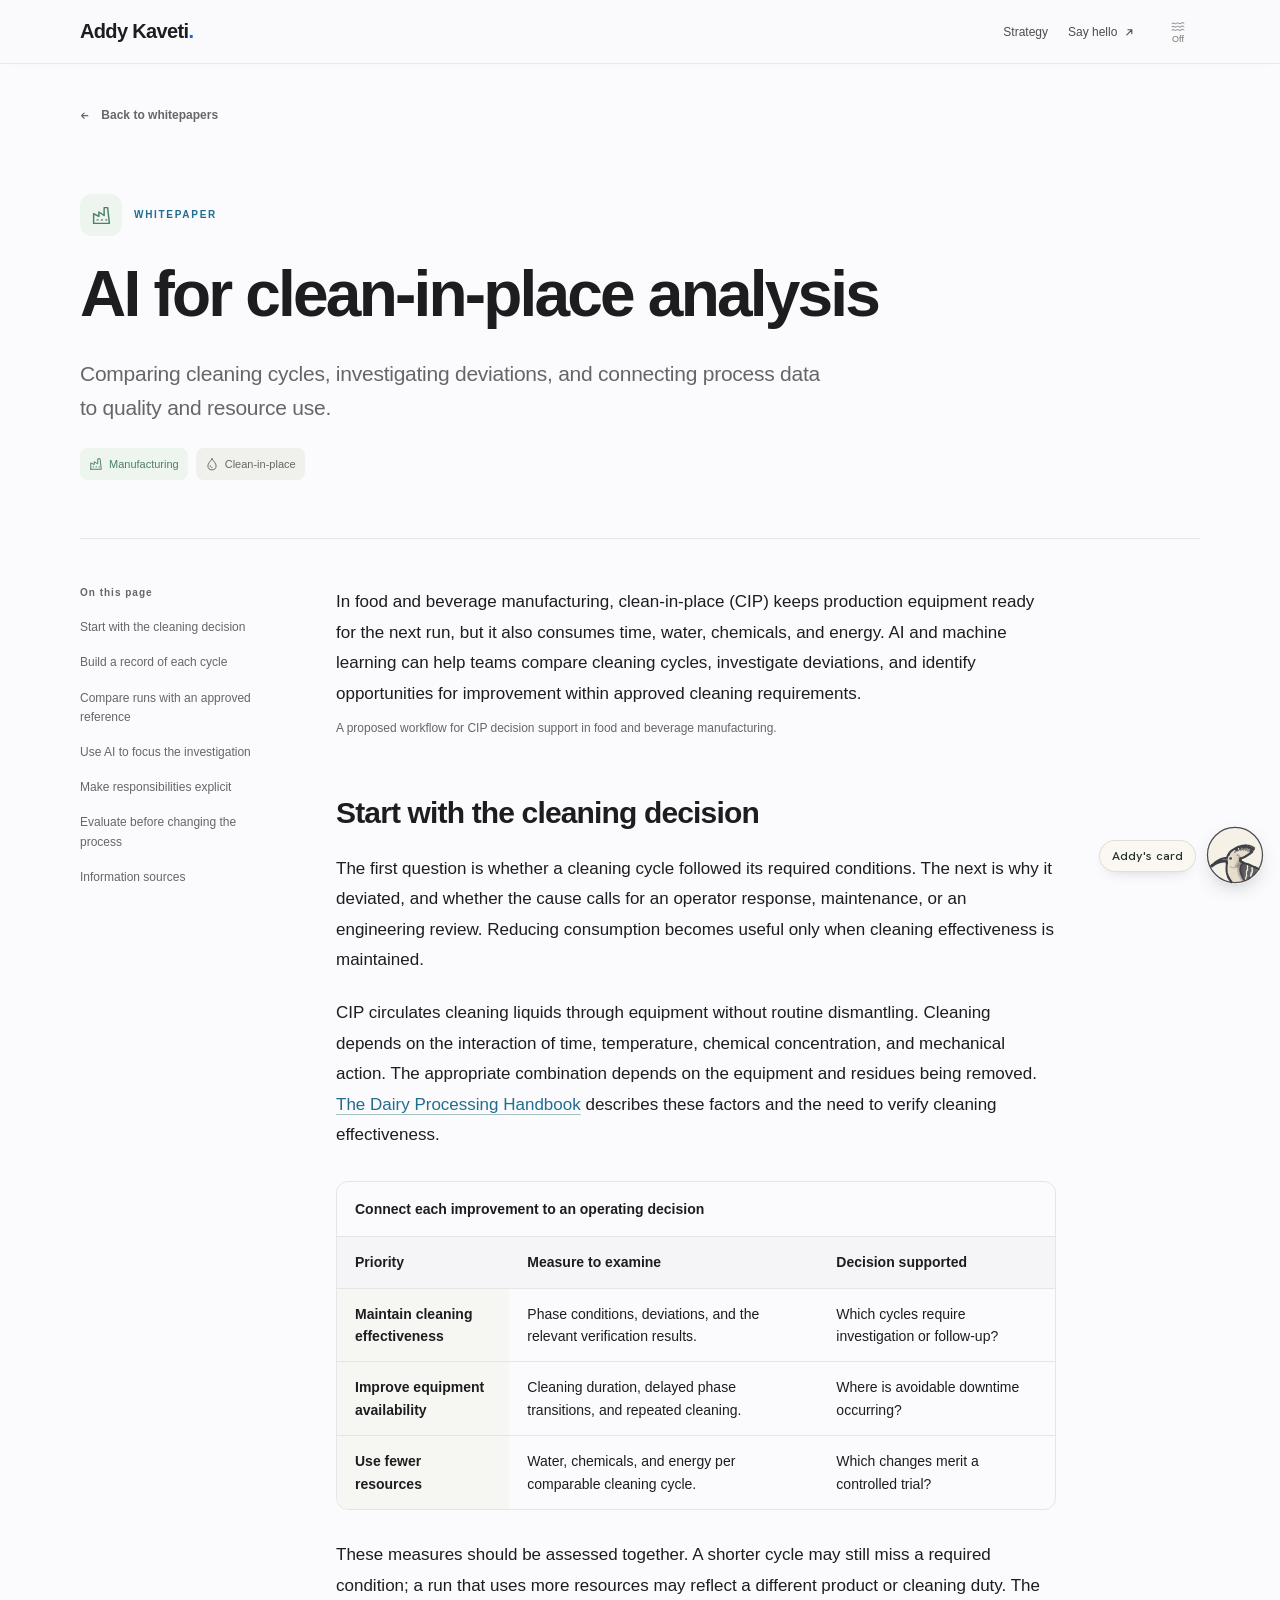
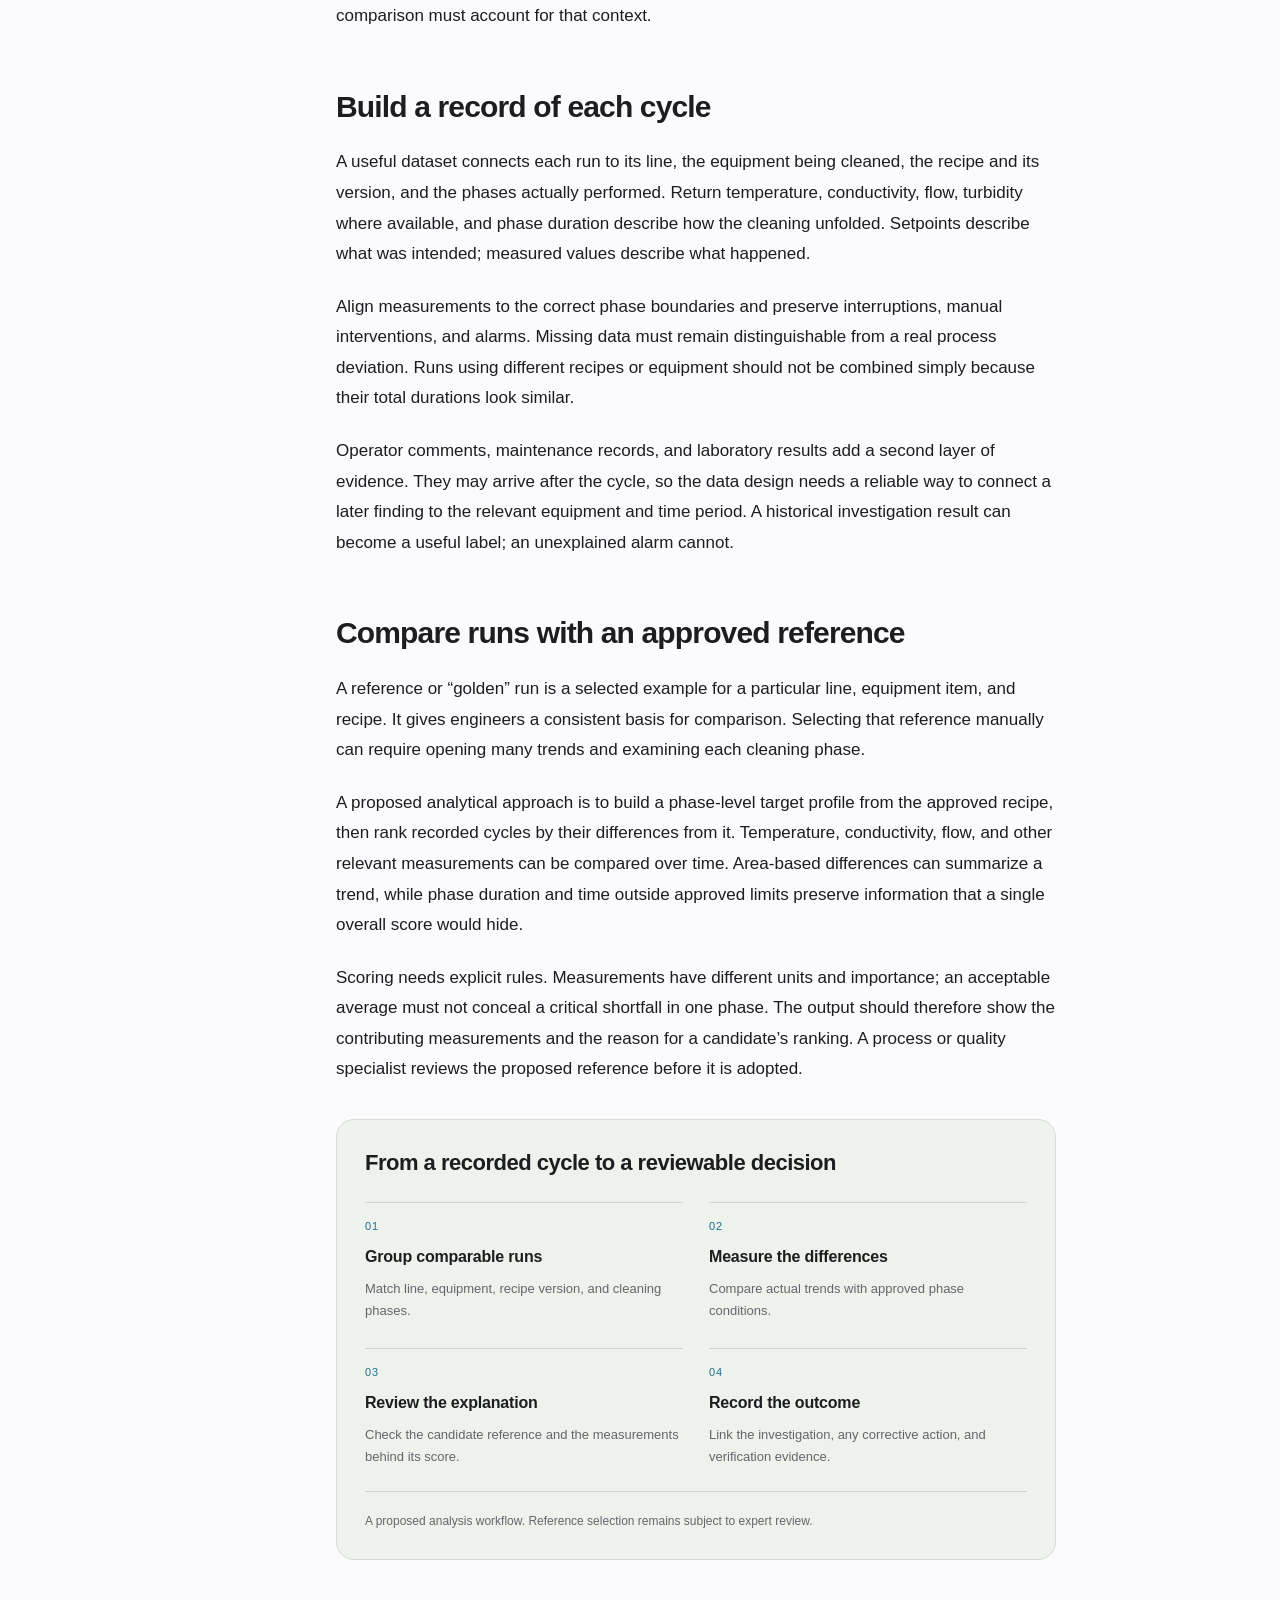
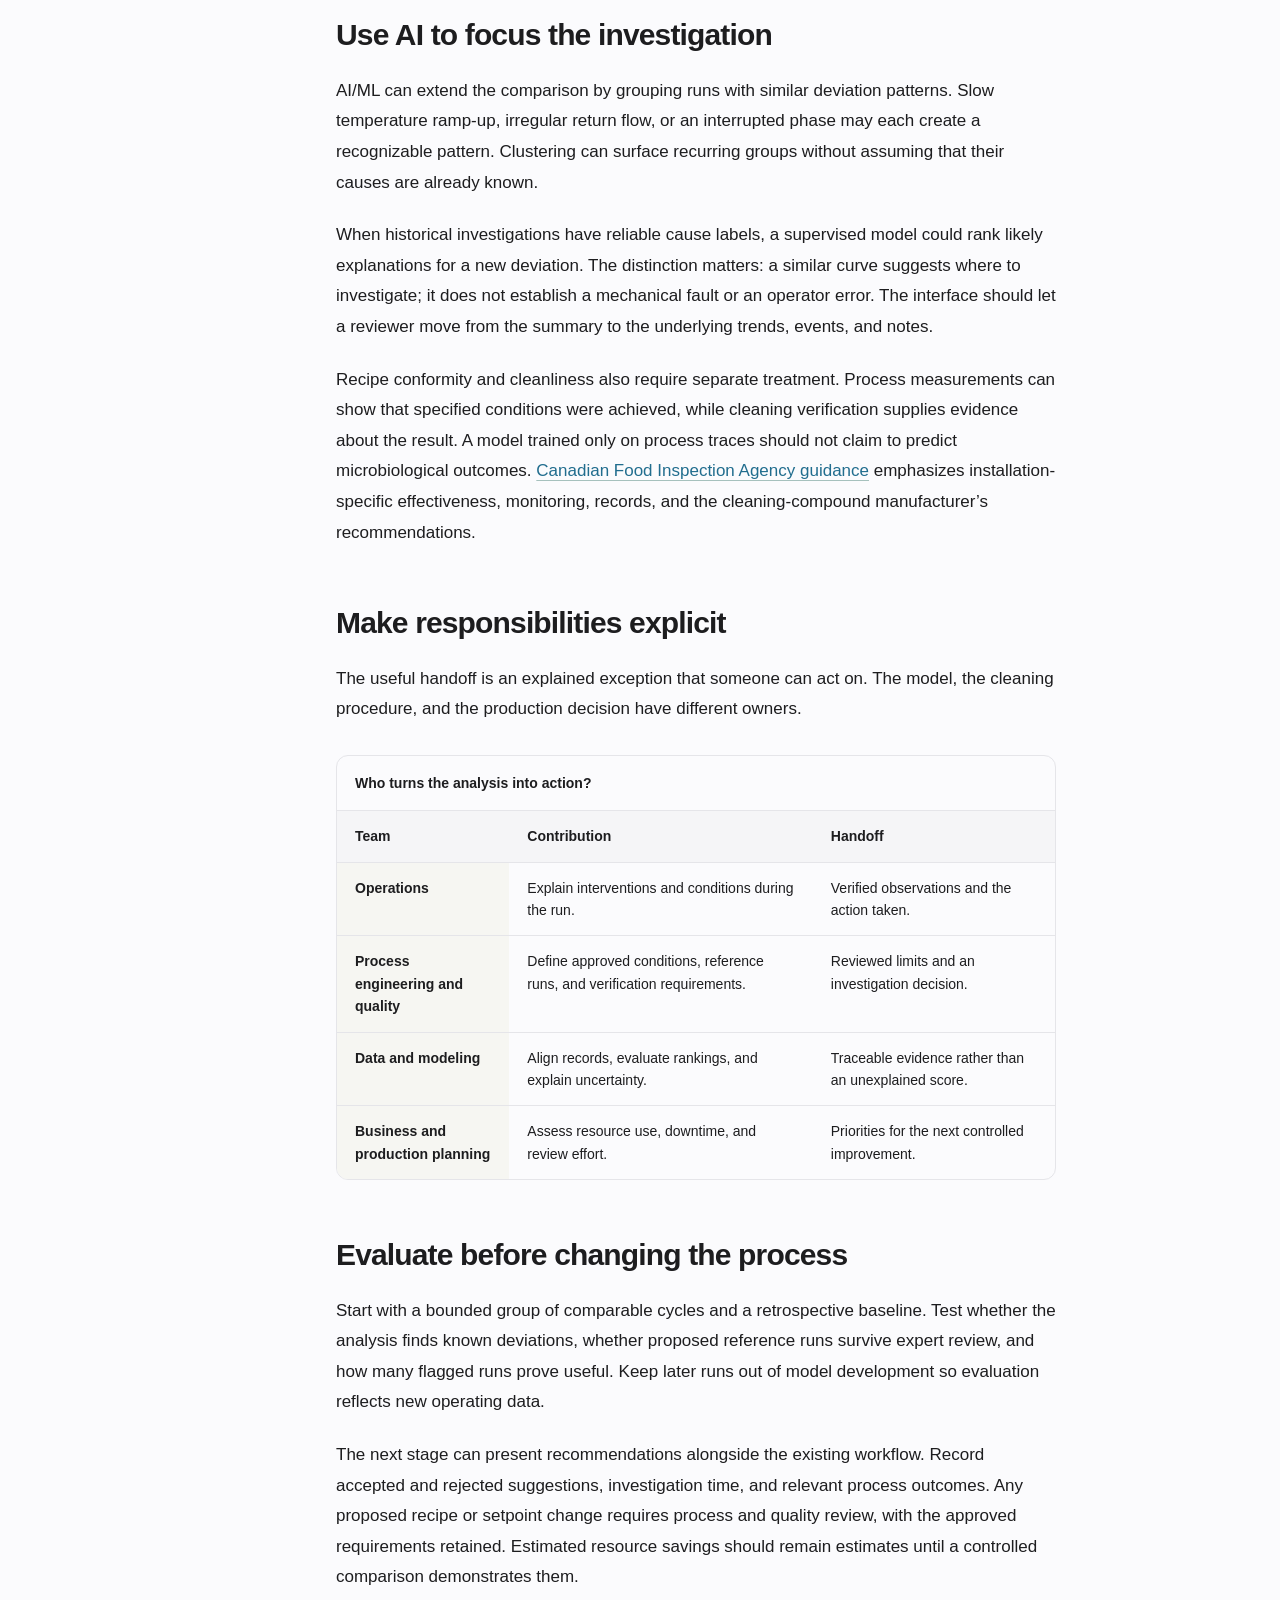
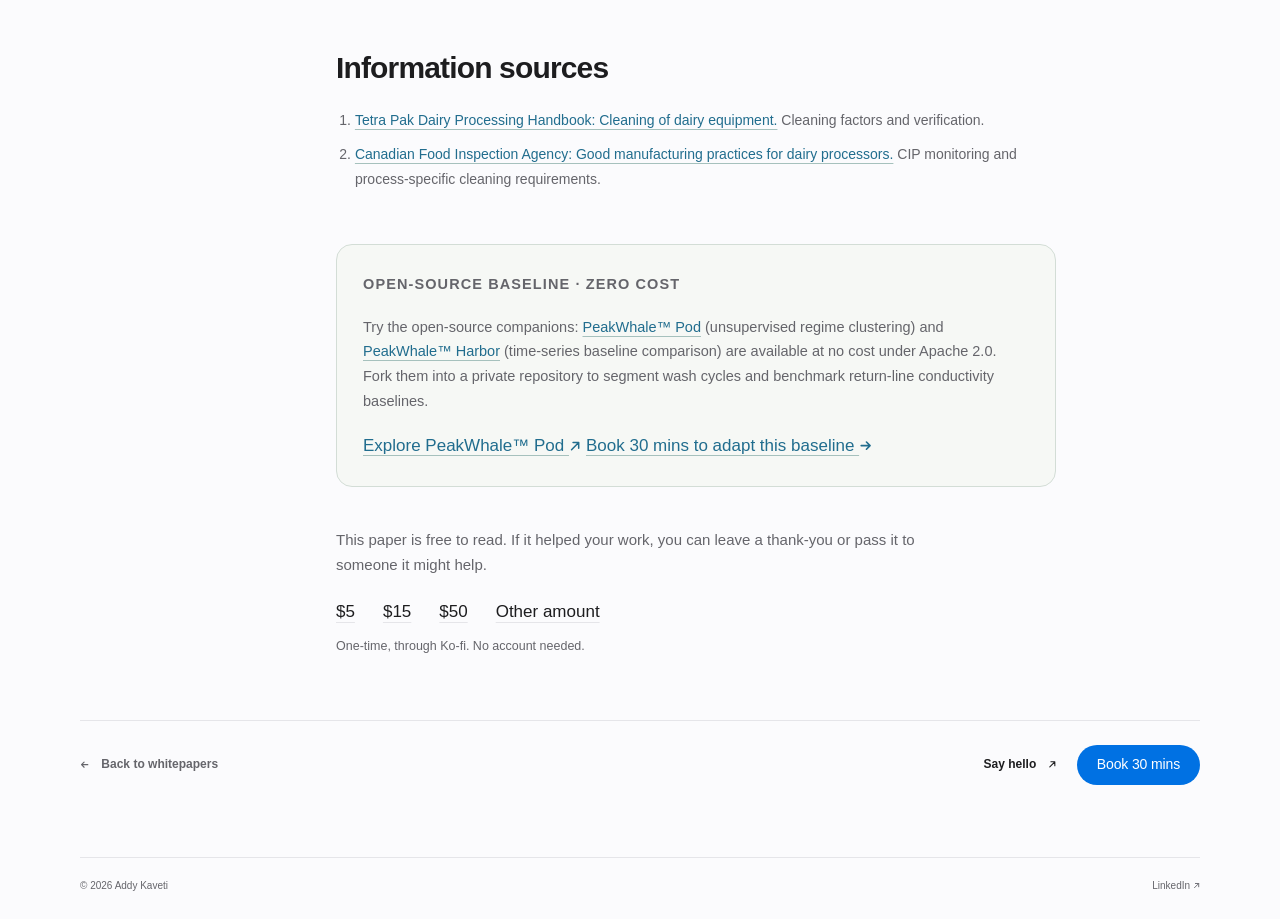
<file: clean-in-place-intelligence.html>
<!doctype html>
<html lang="en">
<head>
  <meta charset="utf-8">
  <meta name="viewport" content="width=device-width, initial-scale=1">
  <meta name="robots" content="noai, noimageai">
  <title>AI for clean-in-place analysis | Addy Kaveti</title>
  <meta name="description" content="Comparing cleaning cycles, investigating deviations, and connecting process data to quality and resource use.">
  <link rel="canonical" href="https://adrkv.github.io/clean-in-place-intelligence.html">
  <meta property="og:type" content="article">
  <meta property="og:title" content="AI for clean-in-place analysis">
  <meta property="og:description" content="Comparing cleaning cycles, investigating deviations, and connecting process data to quality and resource use.">
  <meta property="og:url" content="https://adrkv.github.io/clean-in-place-intelligence.html">
  <meta property="og:site_name" content="Addy Kaveti">
  <meta name="twitter:card" content="summary">
  <link rel="icon" type="image/svg+xml" href="/assets/addy-icon.svg">
  <link rel="stylesheet" href="/site-64252c3f2a.css">
  <script src="site-e166d42e18.js" defer></script>
  <script src="water-sound.js?v=20261014-pw" data-src="world-assets/v5/water-flow-loop.m4a" data-music="world-assets/v5/cottonwood-waltz.m4a" data-music-volume="0.05" data-music-credit="Music: Cottonwood Waltz, made for this site · Piano recordings: Salamander Grand Piano by Alexander Holm, CC BY 3.0" defer></script>
</head>
<body>
  <a class="skip" href="#main">Skip to content</a>
  <header class="header"><a class="brand" href="/" aria-label="Addy Kaveti home">Addy Kaveti<span aria-hidden="true">.</span></a><nav aria-label="Main navigation"><a href="/#strategy">Strategy</a><a href="/#contact">Say hello <span aria-hidden="true"><svg class="ui-arrow" width="0.72em" height="0.72em" viewBox="0 0 12 12" fill="none" stroke="currentColor" stroke-width="1.5" stroke-linecap="round" stroke-linejoin="round" focusable="false"><path d="M2.5 9.5L9.5 2.5M4 2.5H9.5V8"/></svg></span></a></nav></header>
  <main id="main" class="article-main wrap">
    <a class="back-link" href="/?industry=manufacturing#whitepapers"><span aria-hidden="true"><svg class="ui-arrow" width="0.78em" height="0.78em" viewBox="0 0 12 12" fill="none" stroke="currentColor" stroke-width="1.5" stroke-linecap="round" stroke-linejoin="round" focusable="false"><path d="M10 6H2M5.25 2.75L2 6L5.25 9.25"/></svg></span> Back to whitepapers</a>
    <article aria-labelledby="article-title">
      <header class="article-heading">
        <p class="eyebrow"><span class="topic-icon topic-manufacturing"><svg width="20" height="20" viewBox="0 0 24 24" fill="none" stroke="currentColor" stroke-width="1.65" stroke-linecap="round" stroke-linejoin="round" aria-hidden="true" focusable="false"><path d="M3 21V10l6 3V8l6 4V3h4l2 18H3ZM7 17h1M12 17h1M17 17h1"/></svg></span>WHITEPAPER</p>
        <h1 id="article-title">AI for clean-in-place analysis</h1>
        <p class="article-summary">Comparing cleaning cycles, investigating deviations, and connecting process data to quality and resource use.</p>

        <div class="article-tags"><a class="topic-tag topic-manufacturing" href="/?industry=manufacturing#whitepapers"><svg width="14" height="14" viewBox="0 0 24 24" fill="none" stroke="currentColor" stroke-width="1.65" stroke-linecap="round" stroke-linejoin="round" aria-hidden="true" focusable="false"><path d="M3 21V10l6 3V8l6 4V3h4l2 18H3ZM7 17h1M12 17h1M17 17h1"/></svg>Manufacturing</a><a class="topic-tag" href="/?topic=clean-in-place#whitepapers"><svg width="14" height="14" viewBox="0 0 24 24" fill="none" stroke="currentColor" stroke-width="1.65" stroke-linecap="round" stroke-linejoin="round" aria-hidden="true" focusable="false"><path d="M12 3c-3 5-7 8-7 12a7 7 0 0 0 14 0c0-4-4-7-7-12ZM9 15c0 2 1 3 3 3"/></svg>Clean-in-place</a></div>
      </header>
      <div class="reading-layout">
        <nav class="article-contents" aria-label="Article contents"><p>On this page</p><ol><li><a href="#business-priorities">Start with the cleaning decision</a></li>
<li><a href="#data-foundation">Build a record of each cycle</a></li>
<li><a href="#reference-runs">Compare runs with an approved reference</a></li>
<li><a href="#diagnosis">Use AI to focus the investigation</a></li>
<li><a href="#handoffs">Make responsibilities explicit</a></li>
<li><a href="#pilot">Evaluate before changing the process</a></li>
<li><a href="#references">Information sources</a></li></ol></nav>
        <div class="article-body">
<p class="article-intro">In food and beverage manufacturing, clean-in-place (CIP) keeps production equipment ready for the next run, but it also consumes time, water, chemicals, and energy. AI and machine learning can help teams compare cleaning cycles, investigate deviations, and identify opportunities for improvement within approved cleaning requirements.</p>
<p class="figure-note">A proposed workflow for CIP decision support in food and beverage manufacturing.</p>

<h2 id="business-priorities">Start with the cleaning decision</h2>
<p>The first question is whether a cleaning cycle followed its required conditions. The next is why it deviated, and whether the cause calls for an operator response, maintenance, or an engineering review. Reducing consumption becomes useful only when cleaning effectiveness is maintained.</p>
<p>CIP circulates cleaning liquids through equipment without routine dismantling. Cleaning depends on the interaction of time, temperature, chemical concentration, and mechanical action. The appropriate combination depends on the equipment and residues being removed. <a href="https://dairyprocessinghandbook.tetrapak.com/chapter/cleaning-dairy-equipment" target="_blank" rel="noopener noreferrer">The Dairy Processing Handbook</a> describes these factors and the need to verify cleaning effectiveness.</p>
<div class="table-scroll" role="region" aria-label="CIP business priorities and supporting measures" tabindex="0">
  <table>
    <caption><span>Connect each improvement to an operating decision</span></caption>
    <thead><tr><th scope="col">Priority</th><th scope="col">Measure to examine</th><th scope="col">Decision supported</th></tr></thead>
    <tbody>
      <tr><th scope="row">Maintain cleaning effectiveness</th><td>Phase conditions, deviations, and the relevant verification results.</td><td>Which cycles require investigation or follow-up?</td></tr>
      <tr><th scope="row">Improve equipment availability</th><td>Cleaning duration, delayed phase transitions, and repeated cleaning.</td><td>Where is avoidable downtime occurring?</td></tr>
      <tr><th scope="row">Use fewer resources</th><td>Water, chemicals, and energy per comparable cleaning cycle.</td><td>Which changes merit a controlled trial?</td></tr>
    </tbody>
  </table>
</div>
<p>These measures should be assessed together. A shorter cycle may still miss a required condition; a run that uses more resources may reflect a different product or cleaning duty. The comparison must account for that context.</p>

<h2 id="data-foundation">Build a record of each cycle</h2>
<p>A useful dataset connects each run to its line, the equipment being cleaned, the recipe and its version, and the phases actually performed. Return temperature, conductivity, flow, turbidity where available, and phase duration describe how the cleaning unfolded. Setpoints describe what was intended; measured values describe what happened.</p>
<p>Align measurements to the correct phase boundaries and preserve interruptions, manual interventions, and alarms. Missing data must remain distinguishable from a real process deviation. Runs using different recipes or equipment should not be combined simply because their total durations look similar.</p>
<p>Operator comments, maintenance records, and laboratory results add a second layer of evidence. They may arrive after the cycle, so the data design needs a reliable way to connect a later finding to the relevant equipment and time period. A historical investigation result can become a useful label; an unexplained alarm cannot.</p>

<h2 id="reference-runs">Compare runs with an approved reference</h2>
<p>A reference or “golden” run is a selected example for a particular line, equipment item, and recipe. It gives engineers a consistent basis for comparison. Selecting that reference manually can require opening many trends and examining each cleaning phase.</p>
<p>A proposed analytical approach is to build a phase-level target profile from the approved recipe, then rank recorded cycles by their differences from it. Temperature, conductivity, flow, and other relevant measurements can be compared over time. Area-based differences can summarize a trend, while phase duration and time outside approved limits preserve information that a single overall score would hide.</p>
<p>Scoring needs explicit rules. Measurements have different units and importance; an acceptable average must not conceal a critical shortfall in one phase. The output should therefore show the contributing measurements and the reason for a candidate’s ranking. A process or quality specialist reviews the proposed reference before it is adopted.</p>
<figure id="figure-1" class="visual-panel">
  <h3 class="visual-title">From a recorded cycle to a reviewable decision</h3>
  <ol class="process-flow">
    <li><span class="step-number" aria-hidden="true">01</span><strong>Group comparable runs</strong><p>Match line, equipment, recipe version, and cleaning phases.</p></li>
    <li><span class="step-number" aria-hidden="true">02</span><strong>Measure the differences</strong><p>Compare actual trends with approved phase conditions.</p></li>
    <li><span class="step-number" aria-hidden="true">03</span><strong>Review the explanation</strong><p>Check the candidate reference and the measurements behind its score.</p></li>
    <li><span class="step-number" aria-hidden="true">04</span><strong>Record the outcome</strong><p>Link the investigation, any corrective action, and verification evidence.</p></li>
  </ol>
  <figcaption class="figure-note">A proposed analysis workflow. Reference selection remains subject to expert review.</figcaption>
</figure>

<h2 id="diagnosis">Use AI to focus the investigation</h2>
<p>AI/ML can extend the comparison by grouping runs with similar deviation patterns. Slow temperature ramp-up, irregular return flow, or an interrupted phase may each create a recognizable pattern. Clustering can surface recurring groups without assuming that their causes are already known.</p>
<p>When historical investigations have reliable cause labels, a supervised model could rank likely explanations for a new deviation. The distinction matters: a similar curve suggests where to investigate; it does not establish a mechanical fault or an operator error. The interface should let a reviewer move from the summary to the underlying trends, events, and notes.</p>
<p>Recipe conformity and cleanliness also require separate treatment. Process measurements can show that specified conditions were achieved, while cleaning verification supplies evidence about the result. A model trained only on process traces should not claim to predict microbiological outcomes. <a href="https://inspection.canada.ca/en/preventive-controls/dairy-products/dairy-processors" target="_blank" rel="noopener noreferrer">Canadian Food Inspection Agency guidance</a> emphasizes installation-specific effectiveness, monitoring, records, and the cleaning-compound manufacturer’s recommendations.</p>

<h2 id="handoffs">Make responsibilities explicit</h2>
<p>The useful handoff is an explained exception that someone can act on. The model, the cleaning procedure, and the production decision have different owners.</p>
<div class="table-scroll" role="region" aria-label="Responsibilities in a CIP decision-support workflow" tabindex="0">
  <table>
    <caption><span>Who turns the analysis into action?</span></caption>
    <thead><tr><th scope="col">Team</th><th scope="col">Contribution</th><th scope="col">Handoff</th></tr></thead>
    <tbody>
      <tr><th scope="row">Operations</th><td>Explain interventions and conditions during the run.</td><td>Verified observations and the action taken.</td></tr>
      <tr><th scope="row">Process engineering and quality</th><td>Define approved conditions, reference runs, and verification requirements.</td><td>Reviewed limits and an investigation decision.</td></tr>
      <tr><th scope="row">Data and modeling</th><td>Align records, evaluate rankings, and explain uncertainty.</td><td>Traceable evidence rather than an unexplained score.</td></tr>
      <tr><th scope="row">Business and production planning</th><td>Assess resource use, downtime, and review effort.</td><td>Priorities for the next controlled improvement.</td></tr>
    </tbody>
  </table>
</div>

<h2 id="pilot">Evaluate before changing the process</h2>
<p>Start with a bounded group of comparable cycles and a retrospective baseline. Test whether the analysis finds known deviations, whether proposed reference runs survive expert review, and how many flagged runs prove useful. Keep later runs out of model development so evaluation reflects new operating data.</p>
<p>The next stage can present recommendations alongside the existing workflow. Record accepted and rejected suggestions, investigation time, and relevant process outcomes. Any proposed recipe or setpoint change requires process and quality review, with the approved requirements retained. Estimated resource savings should remain estimates until a controlled comparison demonstrates them.</p>

<h2 id="references">Information sources</h2>
<ol class="article-references">
  <li><a href="https://dairyprocessinghandbook.tetrapak.com/chapter/cleaning-dairy-equipment" target="_blank" rel="noopener noreferrer">Tetra Pak Dairy Processing Handbook: Cleaning of dairy equipment.</a> Cleaning factors and verification.</li>
  <li><a href="https://inspection.canada.ca/en/preventive-controls/dairy-products/dairy-processors" target="_blank" rel="noopener noreferrer">Canadian Food Inspection Agency: Good manufacturing practices for dairy processors.</a> CIP monitoring and process-specific cleaning requirements.</li>
</ol>
<aside class="pw-companion" aria-label="Open-source companion">
  <p class="pw-companion-kicker">OPEN-SOURCE BASELINE · ZERO COST</p>
  <p class="pw-companion-note">Try the open-source companions: <a href="https://github.com/PeakWhale/pod" target="_blank" rel="noopener noreferrer">PeakWhale™ Pod</a> (unsupervised regime clustering) and <a href="https://github.com/PeakWhale/harbor" target="_blank" rel="noopener noreferrer">PeakWhale™ Harbor</a> (time-series baseline comparison) are available at no cost under Apache 2.0. Fork them into a private repository to segment wash cycles and benchmark return-line conductivity baselines.</p>
  <div class="pw-companion-links">
    <a href="https://github.com/PeakWhale/pod" target="_blank" rel="noopener noreferrer">Explore PeakWhale™ Pod <span aria-hidden="true"><svg class="ui-arrow" width="0.72em" height="0.72em" viewBox="0 0 12 12" fill="none" stroke="currentColor" stroke-width="1.5" stroke-linecap="round" stroke-linejoin="round" focusable="false"><path d="M2.5 9.5L9.5 2.5M4 2.5H9.5V8"/></svg></span></a>
    <a href="/meet.html?audience=teams&amp;meeting=online" data-booking-context data-booking-audience="teams" data-booking-meeting="online">Book 30 mins to adapt this baseline <span aria-hidden="true"><svg class="ui-arrow" width="0.78em" height="0.78em" viewBox="0 0 12 12" fill="none" stroke="currentColor" stroke-width="1.5" stroke-linecap="round" stroke-linejoin="round" focusable="false"><path d="M2 6H10M6.75 2.75L10 6L6.75 9.25"/></svg></span></a>
  </div>
</aside>
<aside class="colophon" aria-label="A thank-you for this paper" data-thanks-row="paper">
  <p class="colophon-note">This paper is free to read. If it helped your work, you can leave a thank-you or pass it to someone it might help.</p>
  <ul class="thanks-amounts">
    <li><a href="https://ko-fi.com/adrkv/5?hidefeed=true" data-thanks aria-label="Leave a $5 thank-you for this paper (opens Ko-fi)">$5</a></li>
    <li><a href="https://ko-fi.com/adrkv/15?hidefeed=true" data-thanks aria-label="Leave a $15 thank-you for this paper (opens Ko-fi)">$15</a></li>
    <li><a href="https://ko-fi.com/adrkv/50?hidefeed=true" data-thanks aria-label="Leave a $50 thank-you for this paper (opens Ko-fi)">$50</a></li>
    <li><a href="https://ko-fi.com/adrkv?hidefeed=true" data-thanks aria-label="Other amount: choose your own thank-you for this paper (opens Ko-fi)">Other amount</a></li>
  </ul>
  <p class="thanks-fine" aria-live="polite">One-time, through Ko-fi. No account needed.</p>
</aside>


        </div>
      </div>
    </article>
    <nav class="article-end" aria-label="Article navigation"><a class="back-link" href="/?industry=manufacturing#whitepapers"><span aria-hidden="true"><svg class="ui-arrow" width="0.78em" height="0.78em" viewBox="0 0 12 12" fill="none" stroke="currentColor" stroke-width="1.5" stroke-linecap="round" stroke-linejoin="round" focusable="false"><path d="M10 6H2M5.25 2.75L2 6L5.25 9.25"/></svg></span> Back to whitepapers</a><a class="text-link" href="/#contact">Say hello <span aria-hidden="true"><svg class="ui-arrow" width="0.72em" height="0.72em" viewBox="0 0 12 12" fill="none" stroke="currentColor" stroke-width="1.5" stroke-linecap="round" stroke-linejoin="round" focusable="false"><path d="M2.5 9.5L9.5 2.5M4 2.5H9.5V8"/></svg></span></a><a class="article-book" href="/meet.html?audience=teams&amp;meeting=online" data-booking-context data-booking-audience="teams" data-booking-meeting="online" aria-label="Book 30 minutes with Addy">Book 30 mins</a></nav>
  </main>
  <footer class="footer wrap"><span>© 2026 <a href="/">Addy Kaveti</a></span><a href="https://www.linkedin.com/in/adrkv/" target="_blank" rel="noopener noreferrer">LinkedIn <span aria-hidden="true"><svg class="ui-arrow" width="0.72em" height="0.72em" viewBox="0 0 12 12" fill="none" stroke="currentColor" stroke-width="1.5" stroke-linecap="round" stroke-linejoin="round" focusable="false"><path d="M2.5 9.5L9.5 2.5M4 2.5H9.5V8"/></svg></span></a></footer>
</body>
</html>
</file>
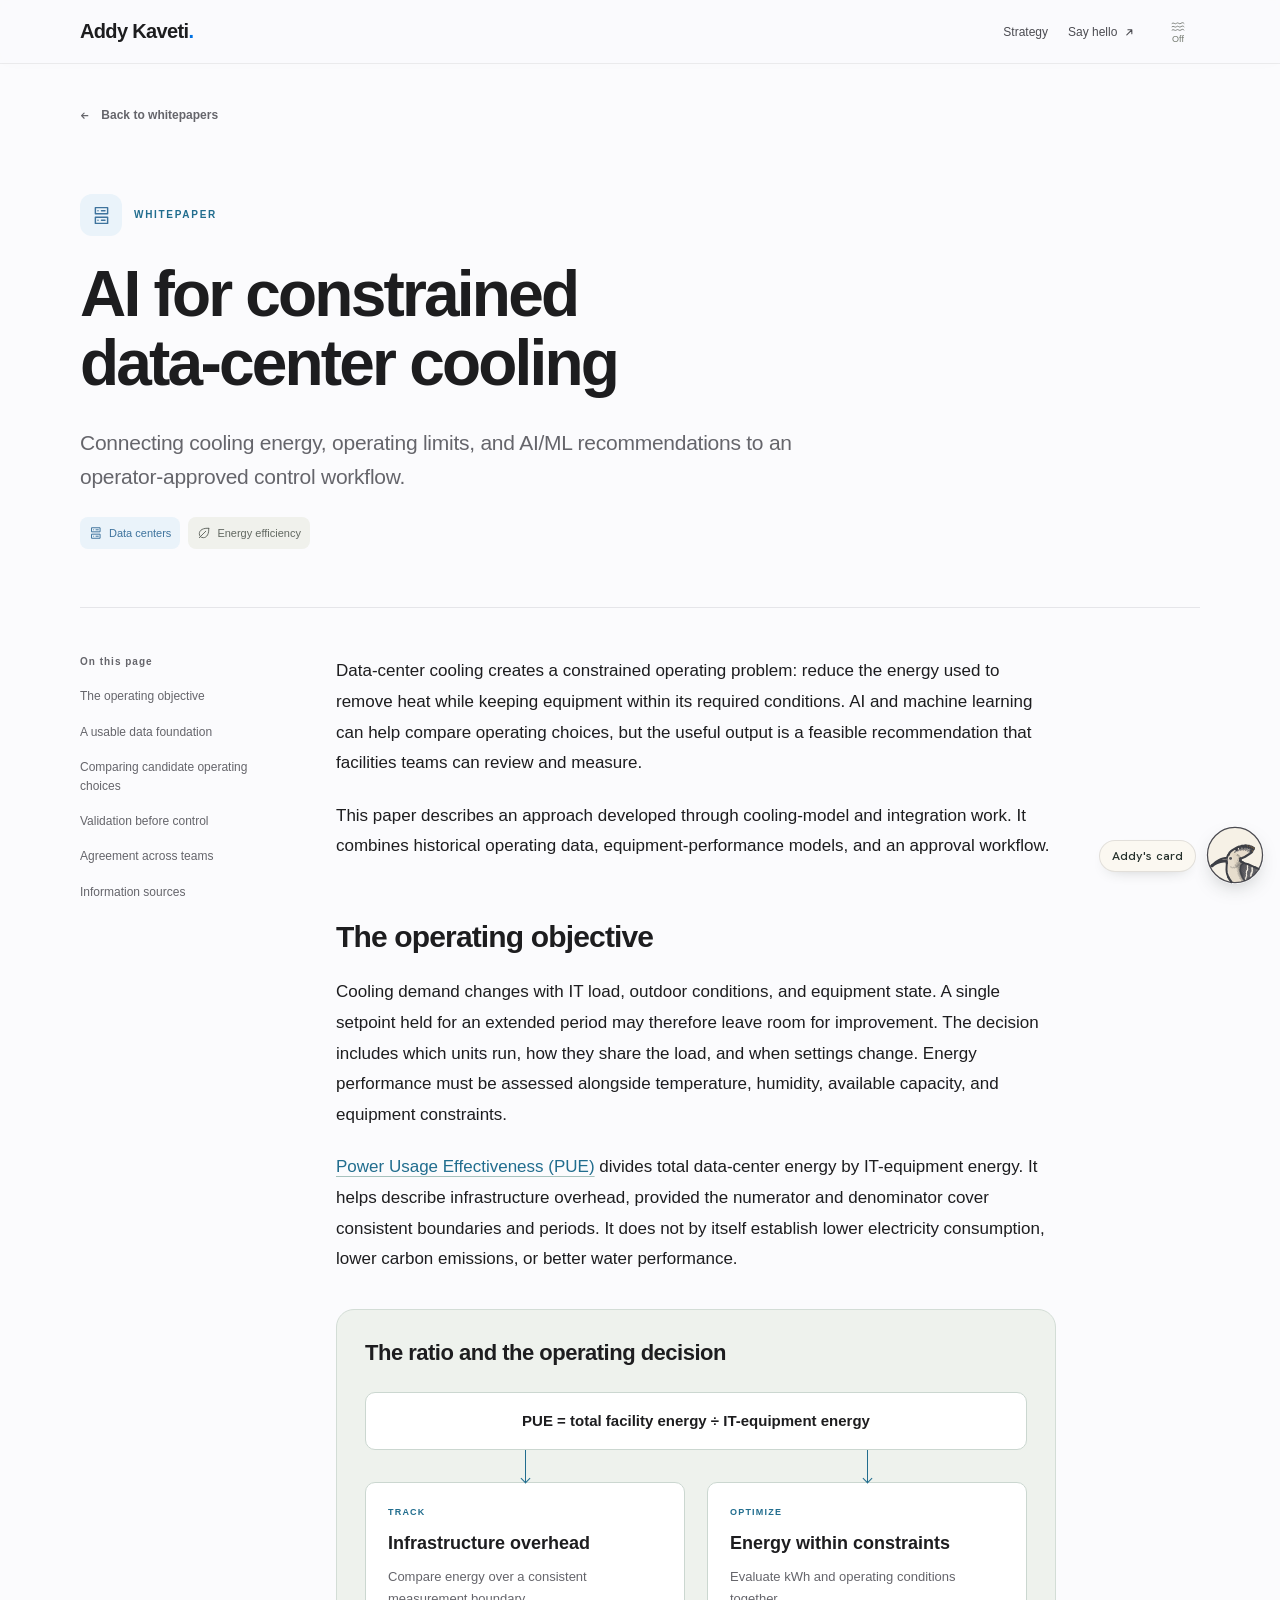
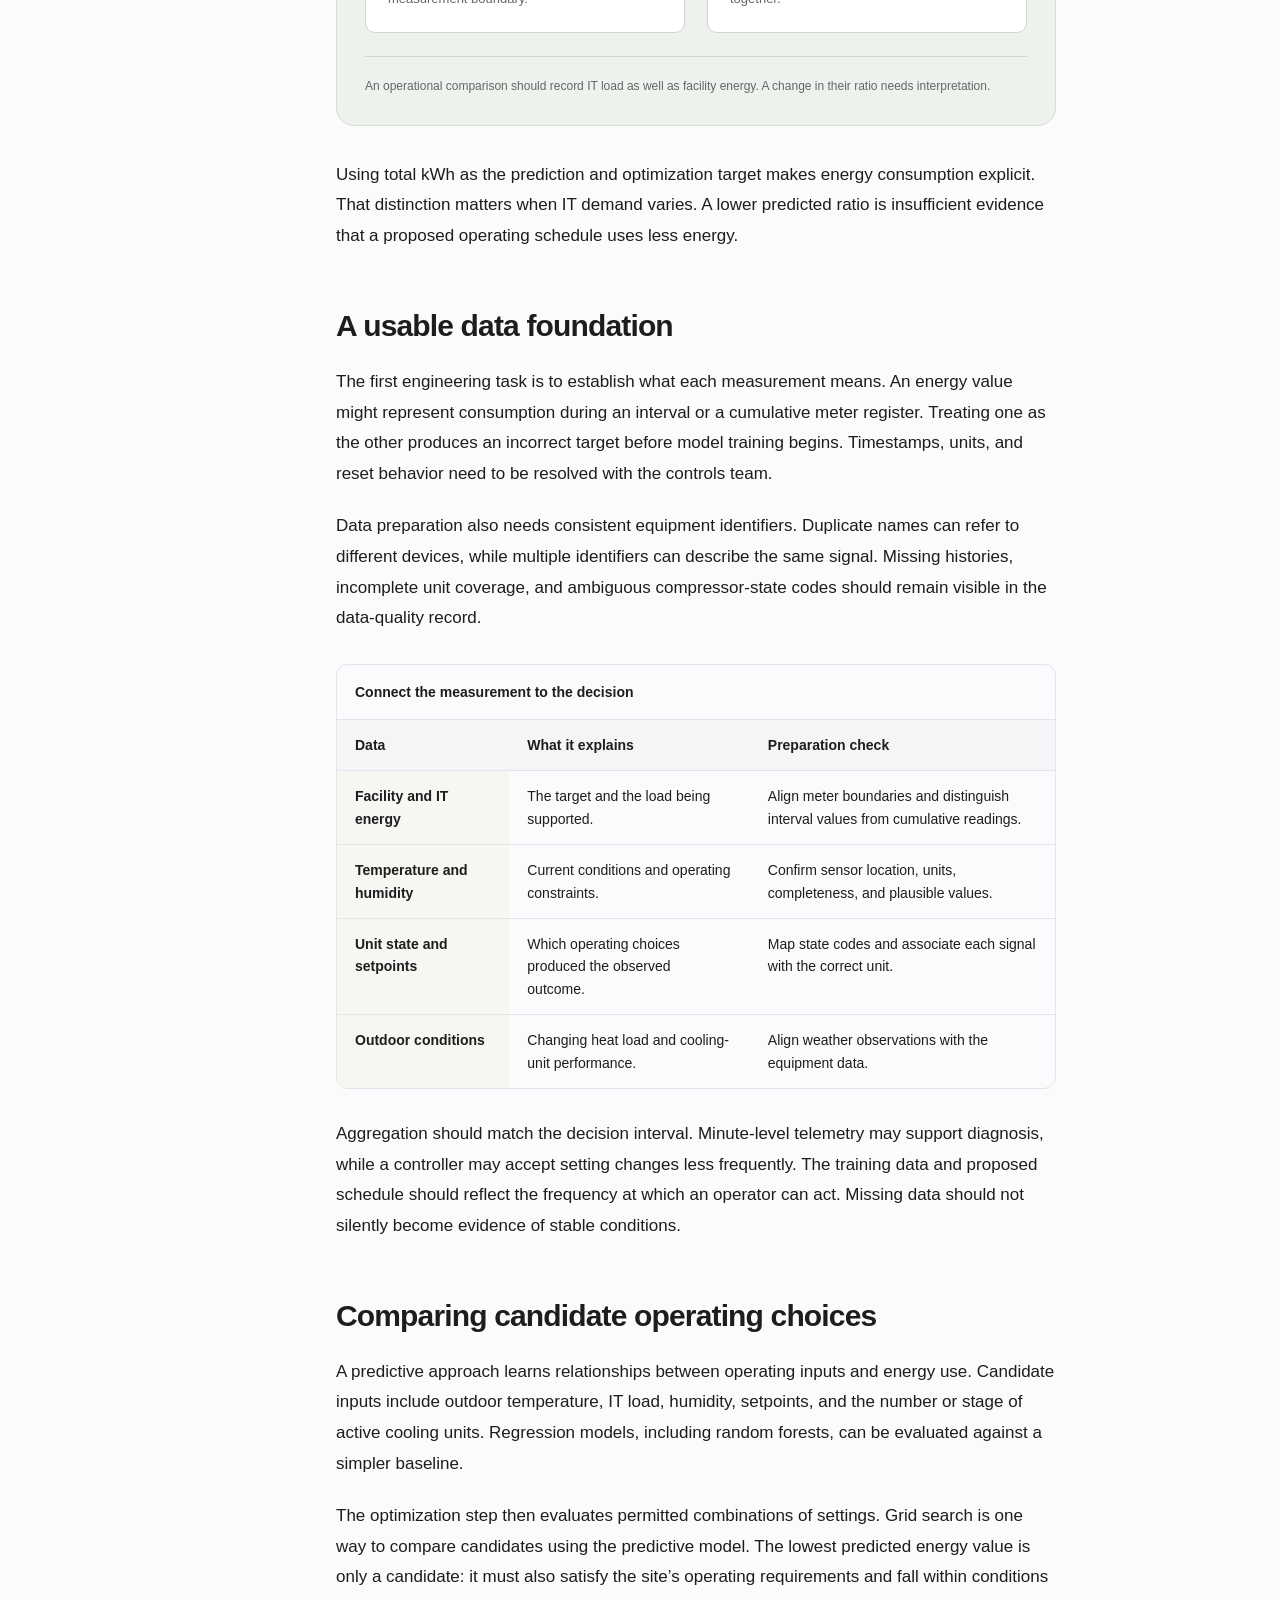
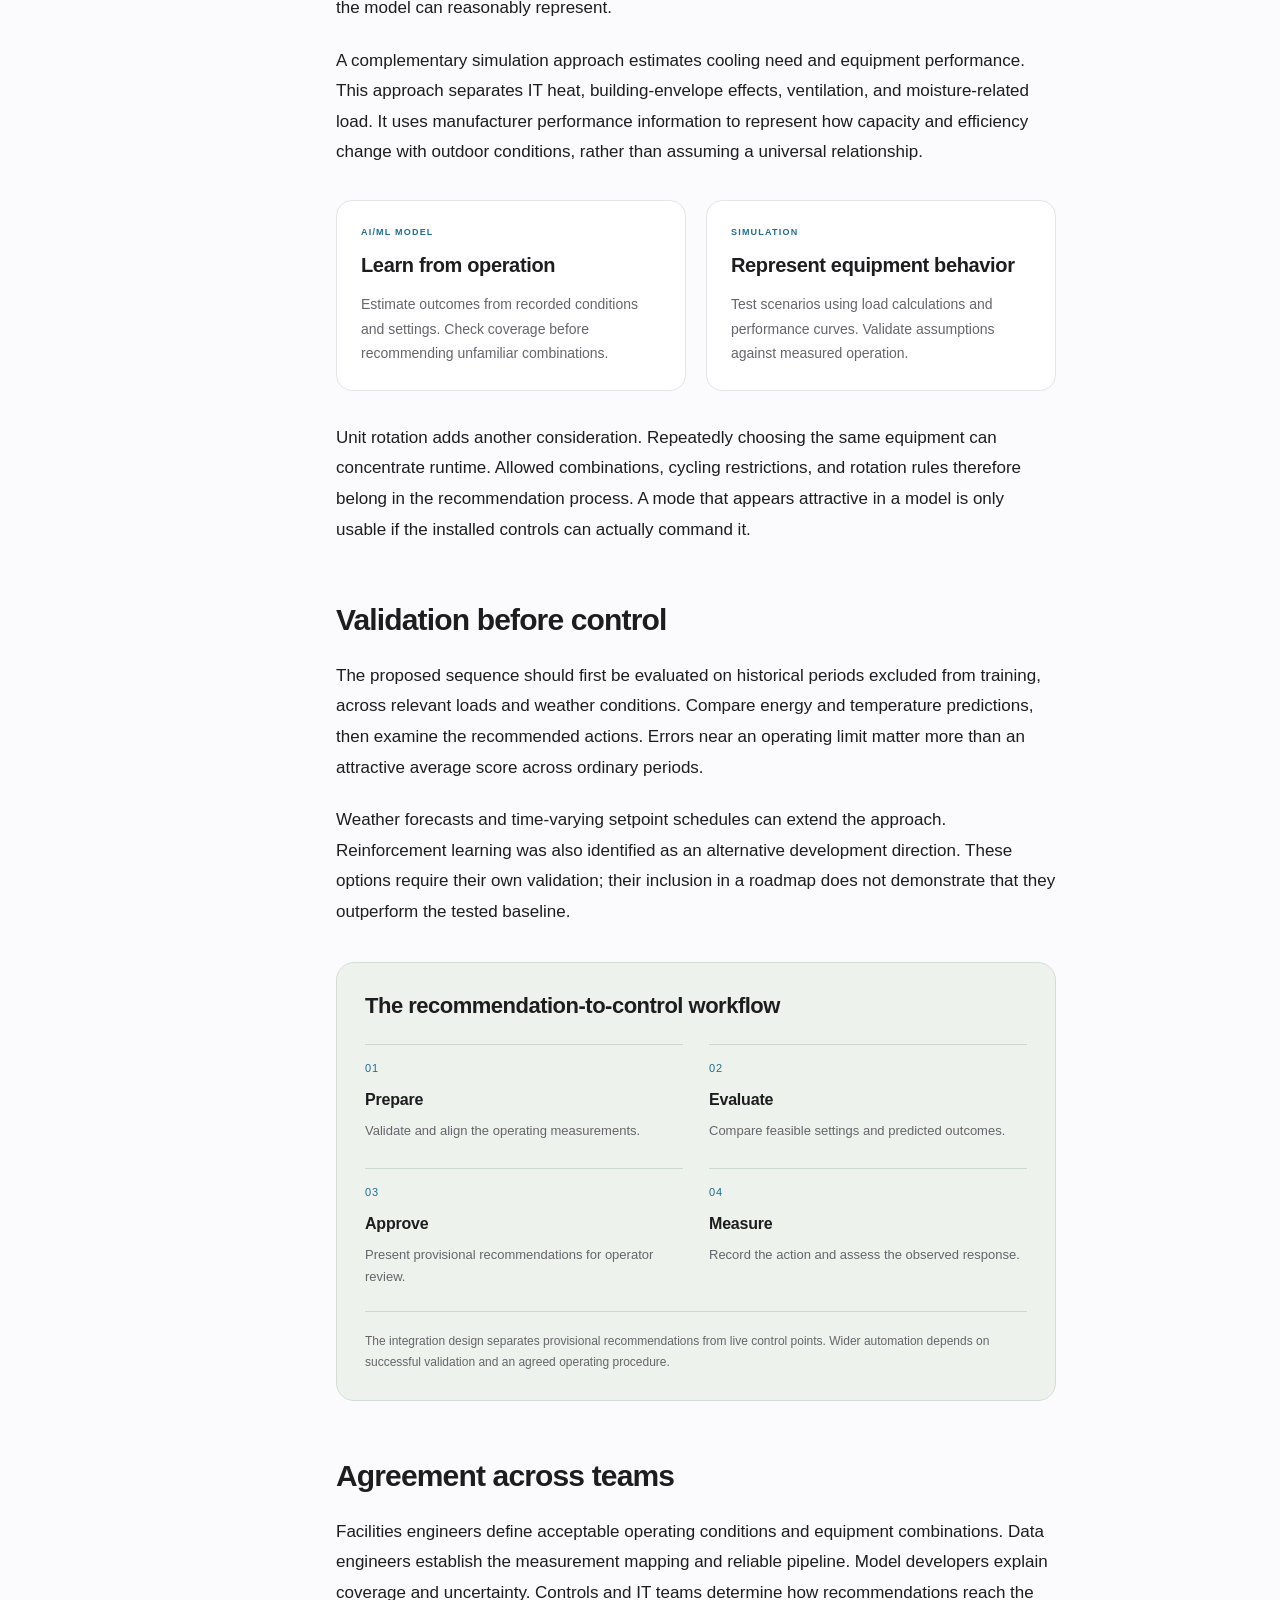
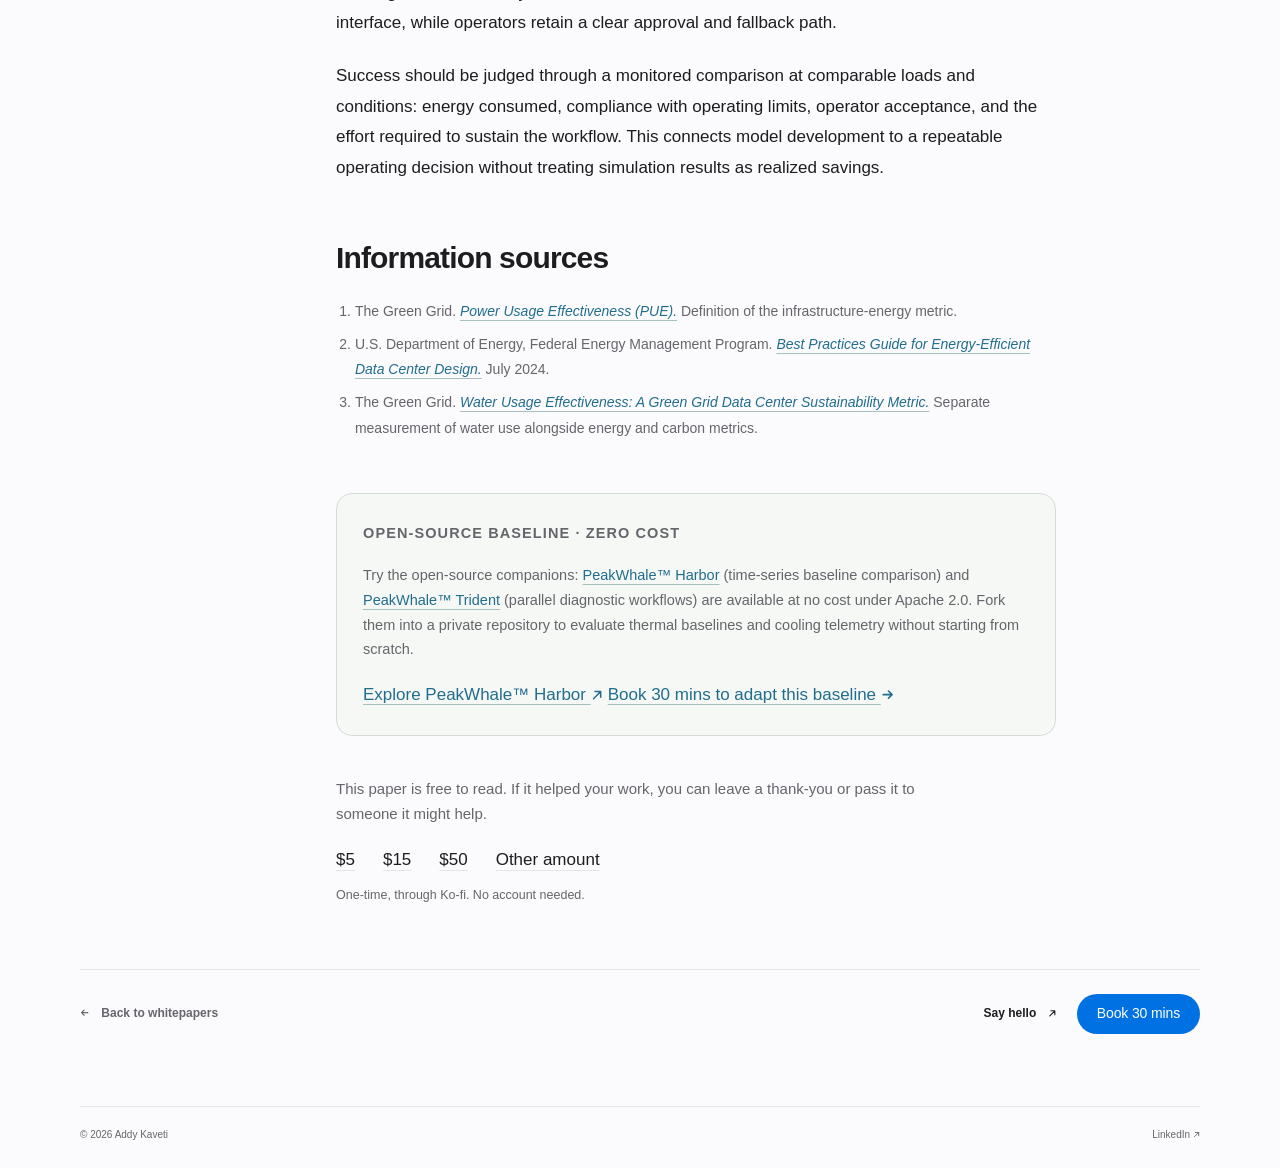
<file: data-center-cooling.html>
<!doctype html>
<html lang="en">
<head>
  <meta charset="utf-8">
  <meta name="viewport" content="width=device-width, initial-scale=1">
  <meta name="robots" content="noai, noimageai">
  <title>AI for constrained data-center cooling | Addy Kaveti</title>
  <meta name="description" content="Connecting cooling energy, operating limits, and AI/ML recommendations to an operator-approved control workflow.">
  <link rel="canonical" href="https://adrkv.github.io/data-center-cooling.html">
  <meta property="og:type" content="article">
  <meta property="og:title" content="AI for constrained data-center cooling">
  <meta property="og:description" content="Connecting cooling energy, operating limits, and AI/ML recommendations to an operator-approved control workflow.">
  <meta property="og:url" content="https://adrkv.github.io/data-center-cooling.html">
  <meta property="og:site_name" content="Addy Kaveti">
  <meta name="twitter:card" content="summary">
  <link rel="icon" type="image/svg+xml" href="/assets/addy-icon.svg">
  <link rel="stylesheet" href="/site-64252c3f2a.css">
  <script src="site-e166d42e18.js" defer></script>
  <script src="water-sound.js?v=20261014-pw" data-src="world-assets/v5/water-flow-loop.m4a" data-music="world-assets/v5/cottonwood-waltz.m4a" data-music-volume="0.05" data-music-credit="Music: Cottonwood Waltz, made for this site · Piano recordings: Salamander Grand Piano by Alexander Holm, CC BY 3.0" defer></script>
</head>
<body>
  <a class="skip" href="#main">Skip to content</a>
  <header class="header"><a class="brand" href="/" aria-label="Addy Kaveti home">Addy Kaveti<span aria-hidden="true">.</span></a><nav aria-label="Main navigation"><a href="/#strategy">Strategy</a><a href="/#contact">Say hello <span aria-hidden="true"><svg class="ui-arrow" width="0.72em" height="0.72em" viewBox="0 0 12 12" fill="none" stroke="currentColor" stroke-width="1.5" stroke-linecap="round" stroke-linejoin="round" focusable="false"><path d="M2.5 9.5L9.5 2.5M4 2.5H9.5V8"/></svg></span></a></nav></header>
  <main id="main" class="article-main wrap">
    <a class="back-link" href="/?industry=data-centers#whitepapers"><span aria-hidden="true"><svg class="ui-arrow" width="0.78em" height="0.78em" viewBox="0 0 12 12" fill="none" stroke="currentColor" stroke-width="1.5" stroke-linecap="round" stroke-linejoin="round" focusable="false"><path d="M10 6H2M5.25 2.75L2 6L5.25 9.25"/></svg></span> Back to whitepapers</a>
    <article aria-labelledby="article-title">
      <header class="article-heading">
        <p class="eyebrow"><span class="topic-icon topic-data-centers"><svg width="20" height="20" viewBox="0 0 24 24" fill="none" stroke="currentColor" stroke-width="1.65" stroke-linecap="round" stroke-linejoin="round" aria-hidden="true" focusable="false"><path d="M5 3h14v7H5zM5 14h14v7H5zM8 6.5h.01M8 17.5h.01M12 6.5h4M12 17.5h4"/></svg></span>WHITEPAPER</p>
        <h1 id="article-title">AI for constrained data-center cooling</h1>
        <p class="article-summary">Connecting cooling energy, operating limits, and AI/ML recommendations to an operator-approved control workflow.</p>

        <div class="article-tags"><a class="topic-tag topic-data-centers" href="/?industry=data-centers#whitepapers"><svg width="14" height="14" viewBox="0 0 24 24" fill="none" stroke="currentColor" stroke-width="1.65" stroke-linecap="round" stroke-linejoin="round" aria-hidden="true" focusable="false"><path d="M5 3h14v7H5zM5 14h14v7H5zM8 6.5h.01M8 17.5h.01M12 6.5h4M12 17.5h4"/></svg>Data centers</a><a class="topic-tag" href="/?topic=energy-efficiency#whitepapers"><svg width="14" height="14" viewBox="0 0 24 24" fill="none" stroke="currentColor" stroke-width="1.65" stroke-linecap="round" stroke-linejoin="round" aria-hidden="true" focusable="false"><path d="M20 4c-9-1-16 3-16 9a7 7 0 0 0 7 7c6 0 10-7 9-16ZM4 20 15 9"/></svg>Energy efficiency</a></div>
      </header>
      <div class="reading-layout">
        <nav class="article-contents" aria-label="Article contents"><p>On this page</p><ol><li><a href="#objective">The operating objective</a></li>
<li><a href="#data">A usable data foundation</a></li>
<li><a href="#models">Comparing candidate operating choices</a></li>
<li><a href="#validation">Validation before control</a></li>
<li><a href="#adoption">Agreement across teams</a></li>
<li><a href="#references">Information sources</a></li></ol></nav>
        <div class="article-body">
<p class="article-intro">Data-center cooling creates a constrained operating problem: reduce the energy used to remove heat while keeping equipment within its required conditions. AI and machine learning can help compare operating choices, but the useful output is a feasible recommendation that facilities teams can review and measure.</p>
<p>This paper describes an approach developed through cooling-model and integration work. It combines historical operating data, equipment-performance models, and an approval workflow.</p>

<h2 id="objective">The operating objective</h2>
<p>Cooling demand changes with IT load, outdoor conditions, and equipment state. A single setpoint held for an extended period may therefore leave room for improvement. The decision includes which units run, how they share the load, and when settings change. Energy performance must be assessed alongside temperature, humidity, available capacity, and equipment constraints.</p>
<p><a href="https://www.thegreengrid.org/node/372" target="_blank" rel="noopener noreferrer">Power Usage Effectiveness (PUE)</a> divides total data-center energy by IT-equipment energy. It helps describe infrastructure overhead, provided the numerator and denominator cover consistent boundaries and periods. It does not by itself establish lower electricity consumption, lower carbon emissions, or better water performance.</p>
<figure id="figure-1" class="visual-panel">
  <h3 class="visual-title">The ratio and the operating decision</h3>
  <div class="model-input">PUE = total facility energy ÷ IT-equipment energy</div>
  <div class="model-outputs">
    <div><span class="visual-kicker">TRACK</span><strong>Infrastructure overhead</strong><p>Compare energy over a consistent measurement boundary.</p></div>
    <div><span class="visual-kicker">OPTIMIZE</span><strong>Energy within constraints</strong><p>Evaluate kWh and operating conditions together.</p></div>
  </div>
  <figcaption class="figure-note">An operational comparison should record IT load as well as facility energy. A change in their ratio needs interpretation.</figcaption>
</figure>
<p>Using total kWh as the prediction and optimization target makes energy consumption explicit. That distinction matters when IT demand varies. A lower predicted ratio is insufficient evidence that a proposed operating schedule uses less energy.</p>

<h2 id="data">A usable data foundation</h2>
<p>The first engineering task is to establish what each measurement means. An energy value might represent consumption during an interval or a cumulative meter register. Treating one as the other produces an incorrect target before model training begins. Timestamps, units, and reset behavior need to be resolved with the controls team.</p>
<p>Data preparation also needs consistent equipment identifiers. Duplicate names can refer to different devices, while multiple identifiers can describe the same signal. Missing histories, incomplete unit coverage, and ambiguous compressor-state codes should remain visible in the data-quality record.</p>
<div class="table-scroll" role="region" aria-label="Cooling data and their role in the model" tabindex="0">
  <table><caption><span>Connect the measurement to the decision</span></caption>
    <thead><tr><th scope="col">Data</th><th scope="col">What it explains</th><th scope="col">Preparation check</th></tr></thead>
    <tbody>
      <tr><th scope="row">Facility and IT energy</th><td>The target and the load being supported.</td><td>Align meter boundaries and distinguish interval values from cumulative readings.</td></tr>
      <tr><th scope="row">Temperature and humidity</th><td>Current conditions and operating constraints.</td><td>Confirm sensor location, units, completeness, and plausible values.</td></tr>
      <tr><th scope="row">Unit state and setpoints</th><td>Which operating choices produced the observed outcome.</td><td>Map state codes and associate each signal with the correct unit.</td></tr>
      <tr><th scope="row">Outdoor conditions</th><td>Changing heat load and cooling-unit performance.</td><td>Align weather observations with the equipment data.</td></tr>
    </tbody>
  </table>
</div>
<p>Aggregation should match the decision interval. Minute-level telemetry may support diagnosis, while a controller may accept setting changes less frequently. The training data and proposed schedule should reflect the frequency at which an operator can act. Missing data should not silently become evidence of stable conditions.</p>

<h2 id="models">Comparing candidate operating choices</h2>
<p>A predictive approach learns relationships between operating inputs and energy use. Candidate inputs include outdoor temperature, IT load, humidity, setpoints, and the number or stage of active cooling units. Regression models, including random forests, can be evaluated against a simpler baseline.</p>
<p>The optimization step then evaluates permitted combinations of settings. Grid search is one way to compare candidates using the predictive model. The lowest predicted energy value is only a candidate: it must also satisfy the site’s operating requirements and fall within conditions the model can reasonably represent.</p>
<p>A complementary simulation approach estimates cooling need and equipment performance. This approach separates IT heat, building-envelope effects, ventilation, and moisture-related load. It uses manufacturer performance information to represent how capacity and efficiency change with outdoor conditions, rather than assuming a universal relationship.</p>
<div class="decision-pair" aria-label="Two approaches to evaluating cooling settings">
  <section><span class="visual-kicker">AI/ML MODEL</span><h3>Learn from operation</h3><p>Estimate outcomes from recorded conditions and settings. Check coverage before recommending unfamiliar combinations.</p></section>
  <section><span class="visual-kicker">SIMULATION</span><h3>Represent equipment behavior</h3><p>Test scenarios using load calculations and performance curves. Validate assumptions against measured operation.</p></section>
</div>
<p>Unit rotation adds another consideration. Repeatedly choosing the same equipment can concentrate runtime. Allowed combinations, cycling restrictions, and rotation rules therefore belong in the recommendation process. A mode that appears attractive in a model is only usable if the installed controls can actually command it.</p>

<h2 id="validation">Validation before control</h2>
<p>The proposed sequence should first be evaluated on historical periods excluded from training, across relevant loads and weather conditions. Compare energy and temperature predictions, then examine the recommended actions. Errors near an operating limit matter more than an attractive average score across ordinary periods.</p>
<p>Weather forecasts and time-varying setpoint schedules can extend the approach. Reinforcement learning was also identified as an alternative development direction. These options require their own validation; their inclusion in a roadmap does not demonstrate that they outperform the tested baseline.</p>
<figure id="figure-2" class="visual-panel">
  <h3 class="visual-title">The recommendation-to-control workflow</h3>
  <ol class="process-flow">
    <li><span class="step-number" aria-hidden="true">01</span><strong>Prepare</strong><p>Validate and align the operating measurements.</p></li>
    <li><span class="step-number" aria-hidden="true">02</span><strong>Evaluate</strong><p>Compare feasible settings and predicted outcomes.</p></li>
    <li><span class="step-number" aria-hidden="true">03</span><strong>Approve</strong><p>Present provisional recommendations for operator review.</p></li>
    <li><span class="step-number" aria-hidden="true">04</span><strong>Measure</strong><p>Record the action and assess the observed response.</p></li>
  </ol>
  <figcaption class="figure-note">The integration design separates provisional recommendations from live control points. Wider automation depends on successful validation and an agreed operating procedure.</figcaption>
</figure>

<h2 id="adoption">Agreement across teams</h2>
<p>Facilities engineers define acceptable operating conditions and equipment combinations. Data engineers establish the measurement mapping and reliable pipeline. Model developers explain coverage and uncertainty. Controls and IT teams determine how recommendations reach the interface, while operators retain a clear approval and fallback path.</p>
<p>Success should be judged through a monitored comparison at comparable loads and conditions: energy consumed, compliance with operating limits, operator acceptance, and the effort required to sustain the workflow. This connects model development to a repeatable operating decision without treating simulation results as realized savings.</p>

<h2 id="references">Information sources</h2>
<ol class="article-references">
  <li>The Green Grid. <cite><a href="https://www.thegreengrid.org/node/372" target="_blank" rel="noopener noreferrer">Power Usage Effectiveness (PUE).</a></cite> Definition of the infrastructure-energy metric.</li>
  <li>U.S. Department of Energy, Federal Energy Management Program. <cite><a href="https://www.energy.gov/cmei/femp/articles/best-practices-guide-energy-efficient-data-center-design" target="_blank" rel="noopener noreferrer">Best Practices Guide for Energy-Efficient Data Center Design.</a></cite> July 2024.</li>
  <li>The Green Grid. <cite><a href="https://www.thegreengrid.org/system/files/store/WUE_v1.pdf" target="_blank" rel="noopener noreferrer">Water Usage Effectiveness: A Green Grid Data Center Sustainability Metric.</a></cite> Separate measurement of water use alongside energy and carbon metrics.</li>
</ol>
<aside class="pw-companion" aria-label="Open-source companion">
  <p class="pw-companion-kicker">OPEN-SOURCE BASELINE · ZERO COST</p>
  <p class="pw-companion-note">Try the open-source companions: <a href="https://github.com/PeakWhale/harbor" target="_blank" rel="noopener noreferrer">PeakWhale™ Harbor</a> (time-series baseline comparison) and <a href="https://github.com/PeakWhale/trident" target="_blank" rel="noopener noreferrer">PeakWhale™ Trident</a> (parallel diagnostic workflows) are available at no cost under Apache 2.0. Fork them into a private repository to evaluate thermal baselines and cooling telemetry without starting from scratch.</p>
  <div class="pw-companion-links">
    <a href="https://github.com/PeakWhale/harbor" target="_blank" rel="noopener noreferrer">Explore PeakWhale™ Harbor <span aria-hidden="true"><svg class="ui-arrow" width="0.72em" height="0.72em" viewBox="0 0 12 12" fill="none" stroke="currentColor" stroke-width="1.5" stroke-linecap="round" stroke-linejoin="round" focusable="false"><path d="M2.5 9.5L9.5 2.5M4 2.5H9.5V8"/></svg></span></a>
    <a href="/meet.html?audience=teams&amp;meeting=online" data-booking-context data-booking-audience="teams" data-booking-meeting="online">Book 30 mins to adapt this baseline <span aria-hidden="true"><svg class="ui-arrow" width="0.78em" height="0.78em" viewBox="0 0 12 12" fill="none" stroke="currentColor" stroke-width="1.5" stroke-linecap="round" stroke-linejoin="round" focusable="false"><path d="M2 6H10M6.75 2.75L10 6L6.75 9.25"/></svg></span></a>
  </div>
</aside>
<aside class="colophon" aria-label="A thank-you for this paper" data-thanks-row="paper">
  <p class="colophon-note">This paper is free to read. If it helped your work, you can leave a thank-you or pass it to someone it might help.</p>
  <ul class="thanks-amounts">
    <li><a href="https://ko-fi.com/adrkv/5?hidefeed=true" data-thanks aria-label="Leave a $5 thank-you for this paper (opens Ko-fi)">$5</a></li>
    <li><a href="https://ko-fi.com/adrkv/15?hidefeed=true" data-thanks aria-label="Leave a $15 thank-you for this paper (opens Ko-fi)">$15</a></li>
    <li><a href="https://ko-fi.com/adrkv/50?hidefeed=true" data-thanks aria-label="Leave a $50 thank-you for this paper (opens Ko-fi)">$50</a></li>
    <li><a href="https://ko-fi.com/adrkv?hidefeed=true" data-thanks aria-label="Other amount: choose your own thank-you for this paper (opens Ko-fi)">Other amount</a></li>
  </ul>
  <p class="thanks-fine" aria-live="polite">One-time, through Ko-fi. No account needed.</p>
</aside>


        </div>
      </div>
    </article>
    <nav class="article-end" aria-label="Article navigation"><a class="back-link" href="/?industry=data-centers#whitepapers"><span aria-hidden="true"><svg class="ui-arrow" width="0.78em" height="0.78em" viewBox="0 0 12 12" fill="none" stroke="currentColor" stroke-width="1.5" stroke-linecap="round" stroke-linejoin="round" focusable="false"><path d="M10 6H2M5.25 2.75L2 6L5.25 9.25"/></svg></span> Back to whitepapers</a><a class="text-link" href="/#contact">Say hello <span aria-hidden="true"><svg class="ui-arrow" width="0.72em" height="0.72em" viewBox="0 0 12 12" fill="none" stroke="currentColor" stroke-width="1.5" stroke-linecap="round" stroke-linejoin="round" focusable="false"><path d="M2.5 9.5L9.5 2.5M4 2.5H9.5V8"/></svg></span></a><a class="article-book" href="/meet.html?audience=teams&amp;meeting=online" data-booking-context data-booking-audience="teams" data-booking-meeting="online" aria-label="Book 30 minutes with Addy">Book 30 mins</a></nav>
  </main>
  <footer class="footer wrap"><span>© 2026 <a href="/">Addy Kaveti</a></span><a href="https://www.linkedin.com/in/adrkv/" target="_blank" rel="noopener noreferrer">LinkedIn <span aria-hidden="true"><svg class="ui-arrow" width="0.72em" height="0.72em" viewBox="0 0 12 12" fill="none" stroke="currentColor" stroke-width="1.5" stroke-linecap="round" stroke-linejoin="round" focusable="false"><path d="M2.5 9.5L9.5 2.5M4 2.5H9.5V8"/></svg></span></a></footer>
</body>
</html>
</file>
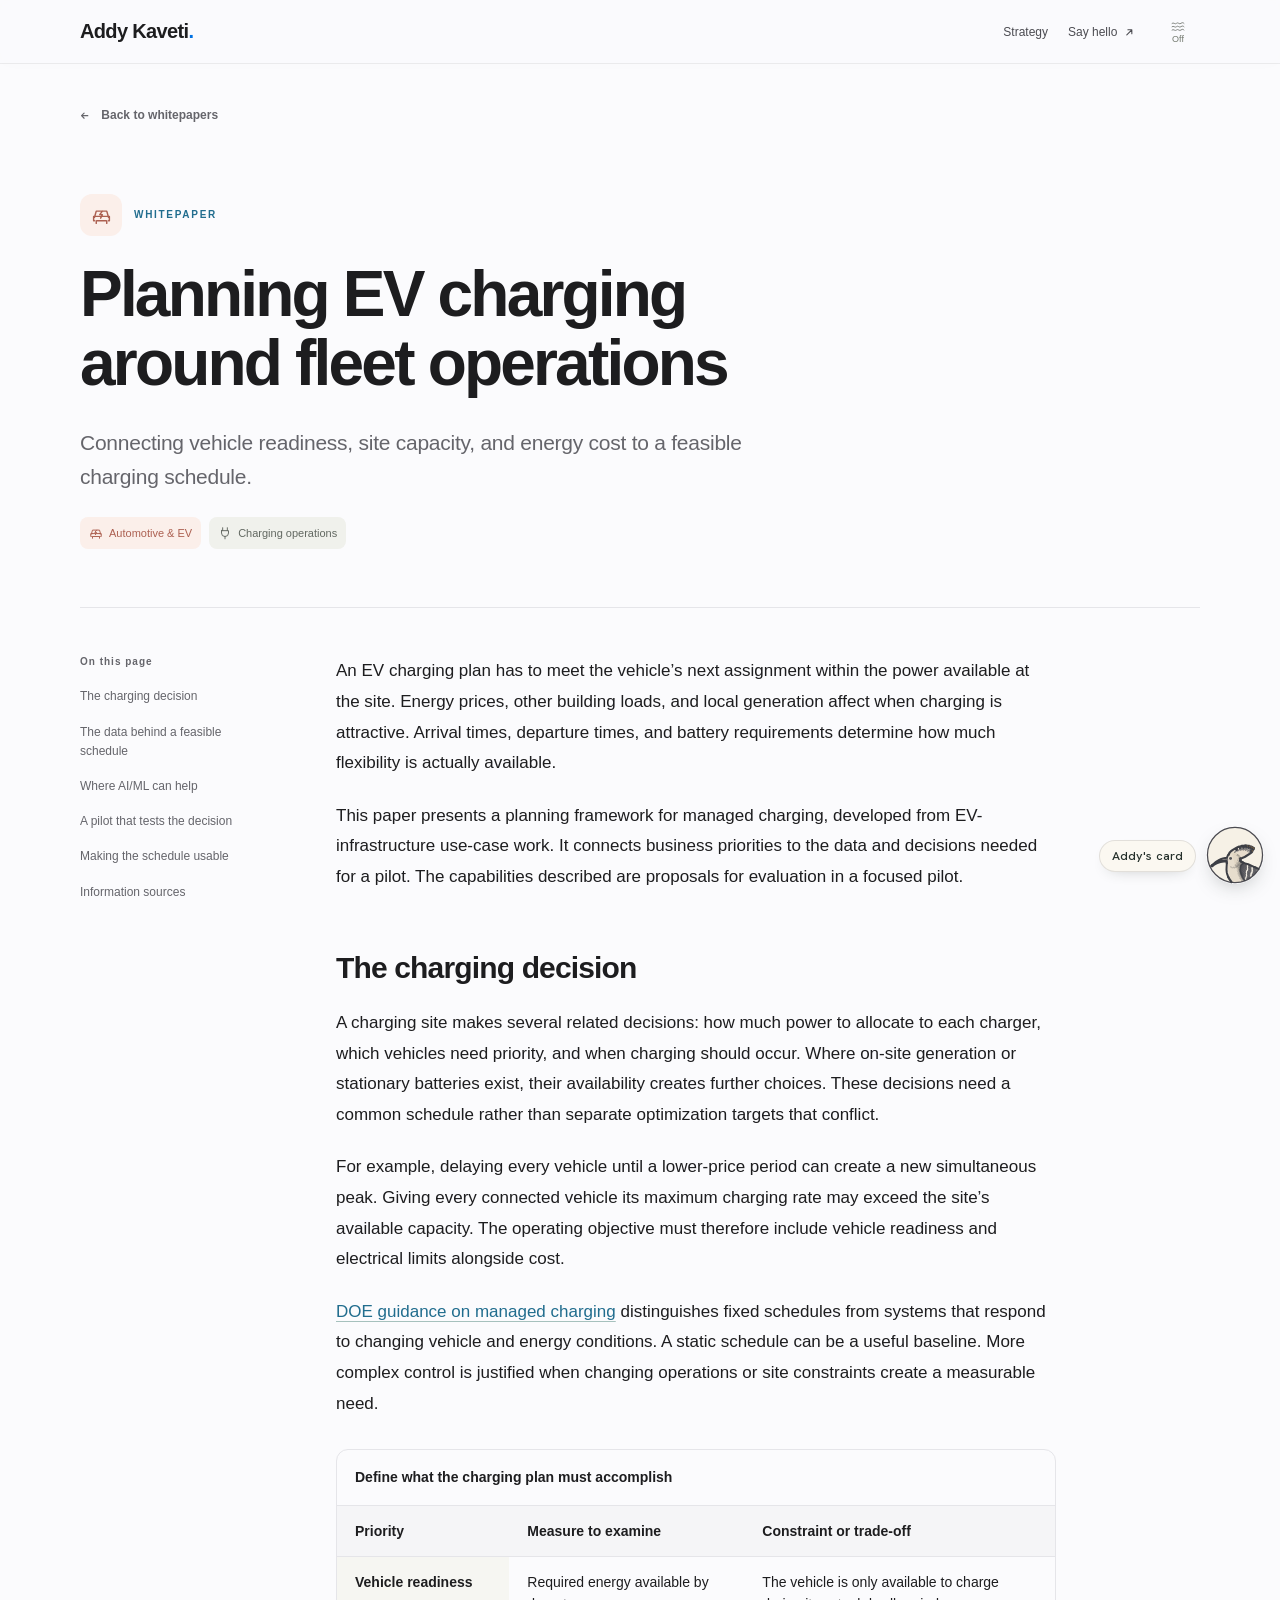
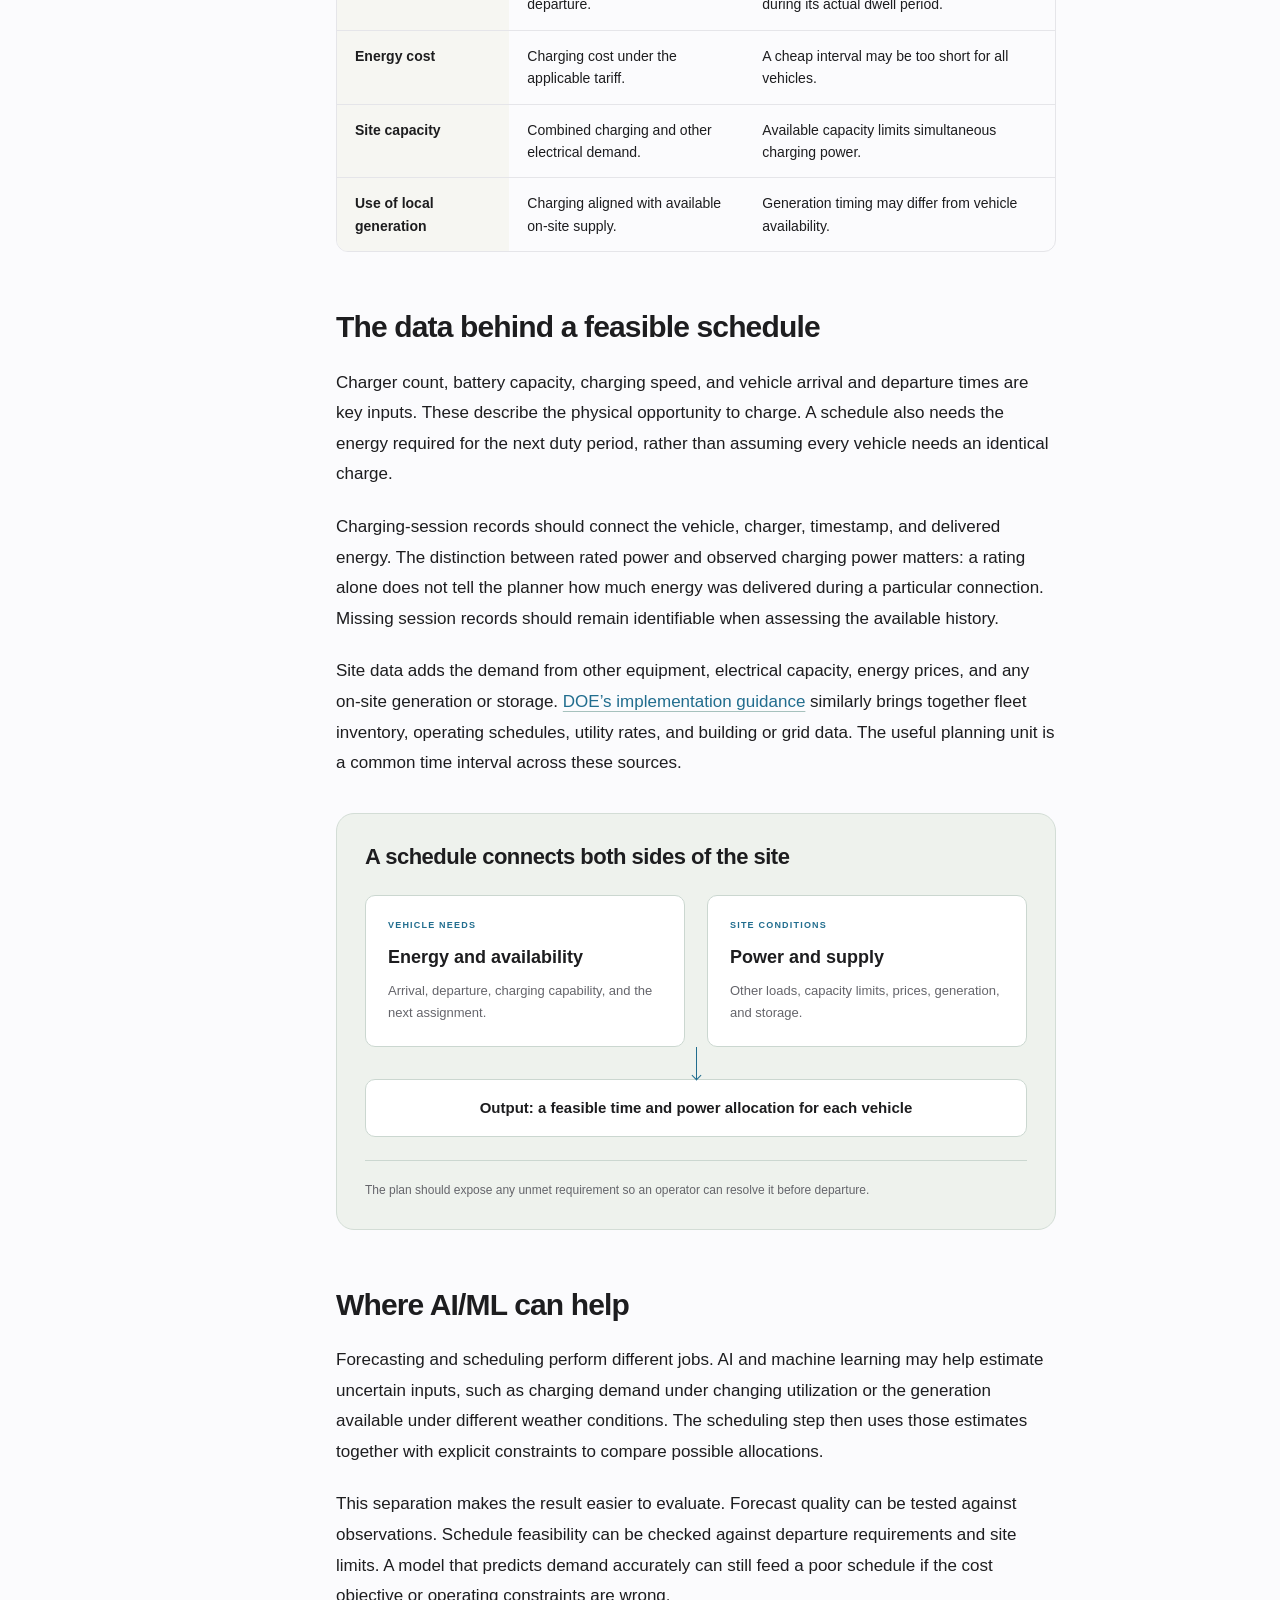
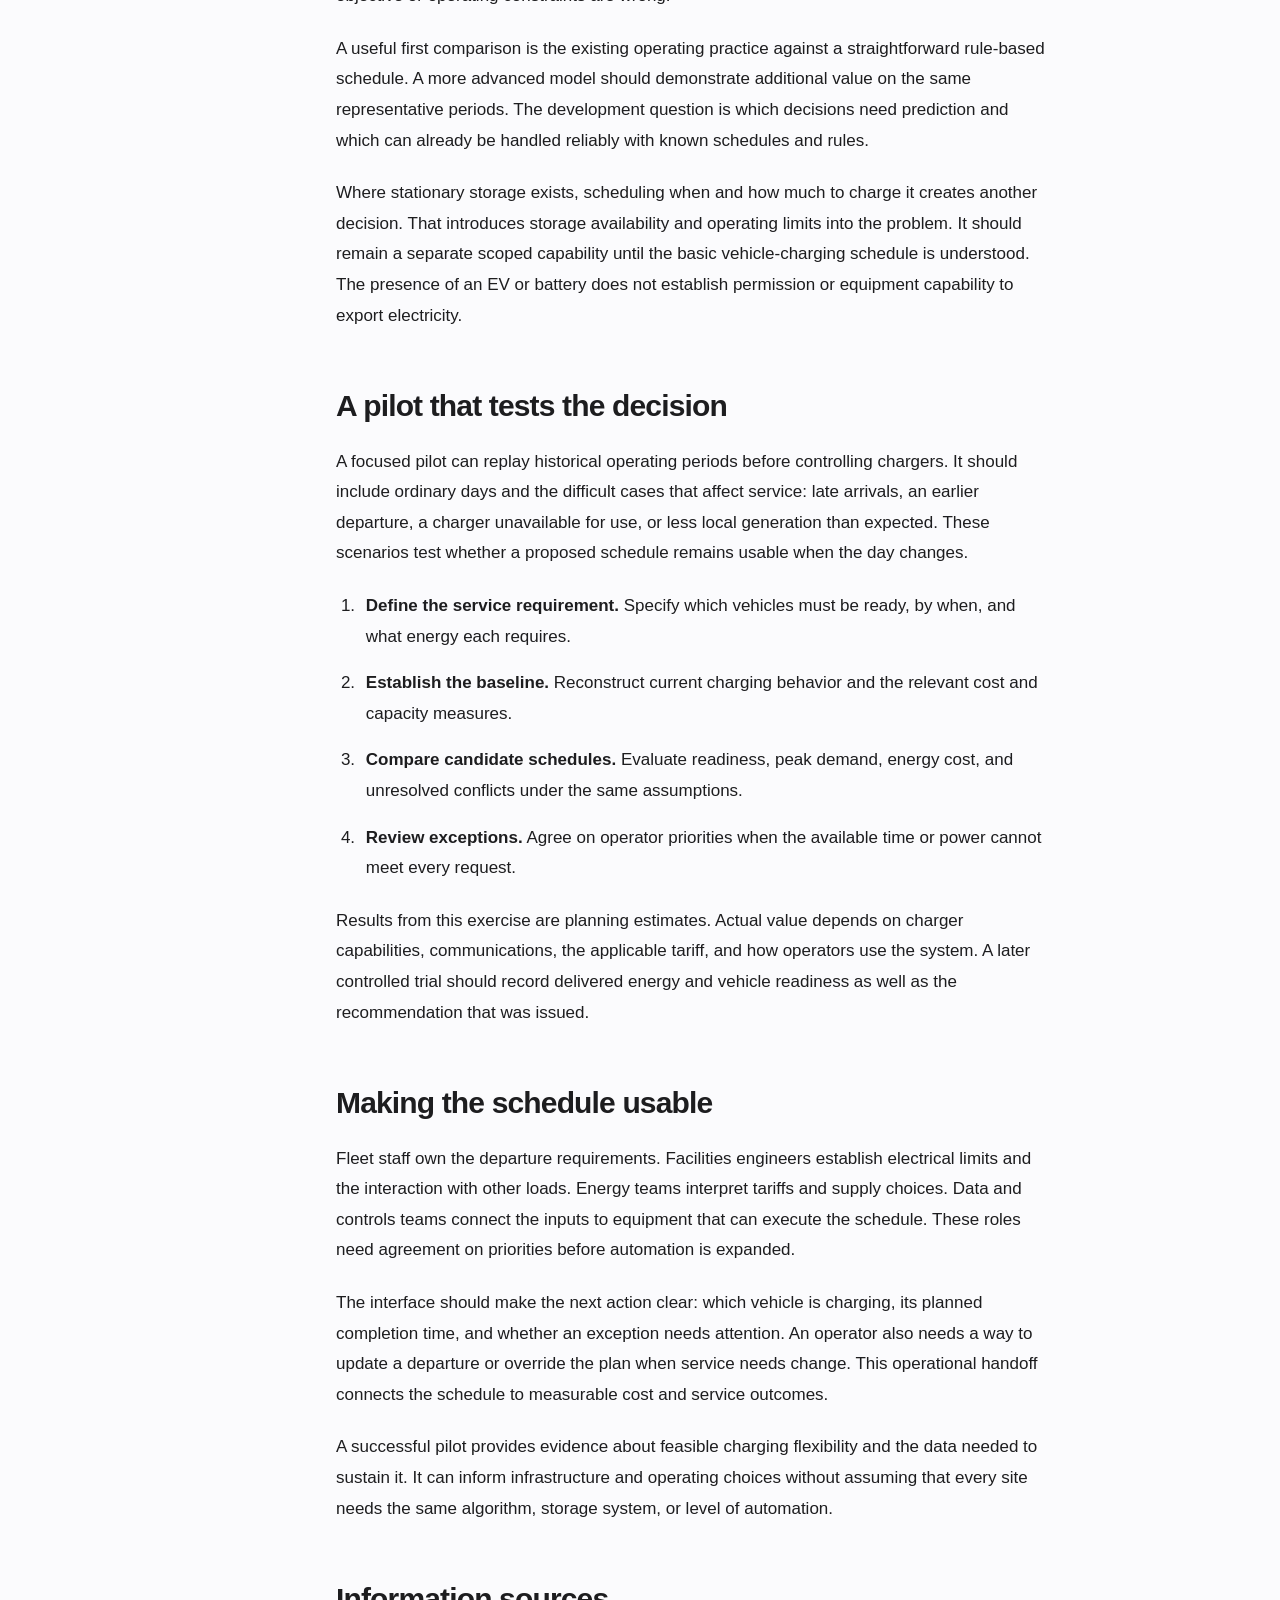
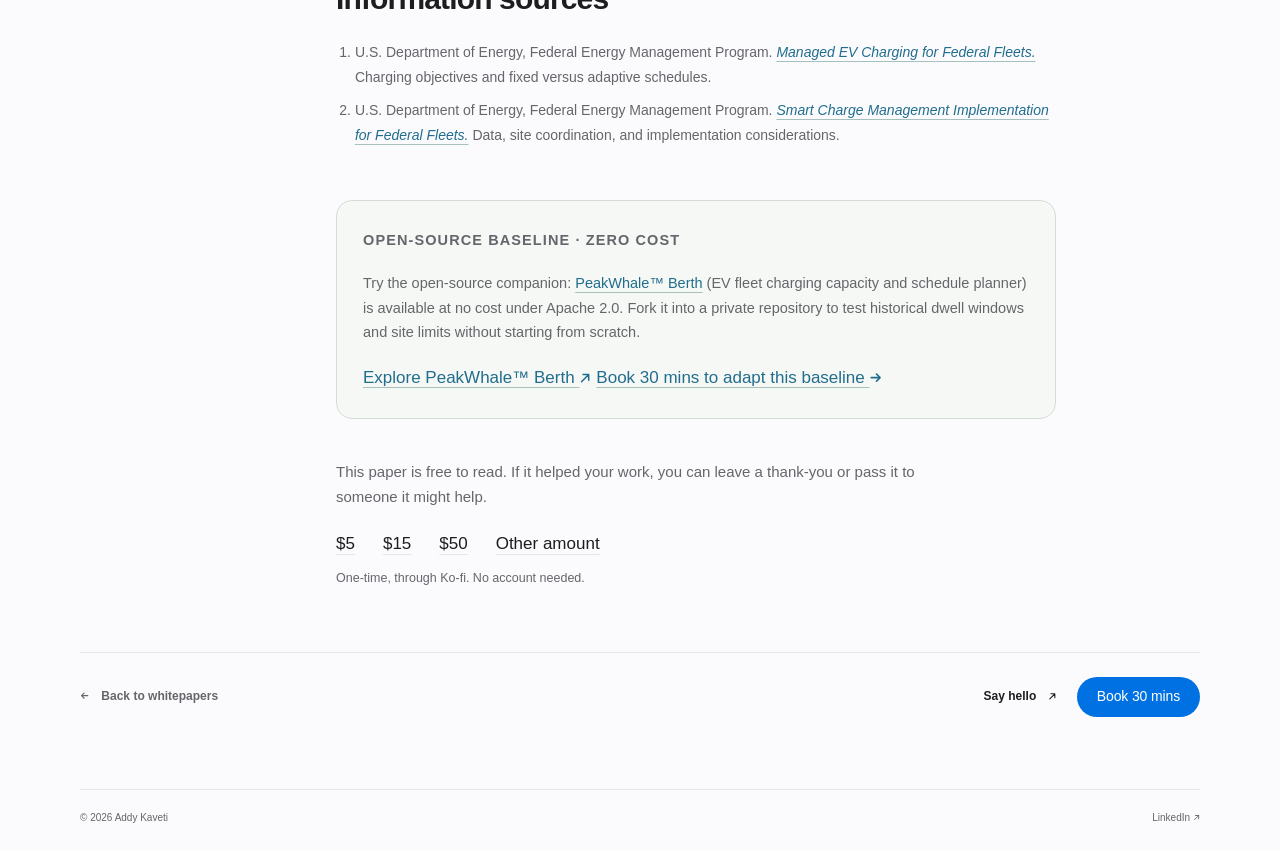
<file: ev-charging-operations.html>
<!doctype html>
<html lang="en">
<head>
  <meta charset="utf-8">
  <meta name="viewport" content="width=device-width, initial-scale=1">
  <meta name="robots" content="noai, noimageai">
  <title>Planning EV charging around fleet operations | Addy Kaveti</title>
  <meta name="description" content="Connecting vehicle readiness, site capacity, and energy cost to a feasible charging schedule.">
  <link rel="canonical" href="https://adrkv.github.io/ev-charging-operations.html">
  <meta property="og:type" content="article">
  <meta property="og:title" content="Planning EV charging around fleet operations">
  <meta property="og:description" content="Connecting vehicle readiness, site capacity, and energy cost to a feasible charging schedule.">
  <meta property="og:url" content="https://adrkv.github.io/ev-charging-operations.html">
  <meta property="og:site_name" content="Addy Kaveti">
  <meta name="twitter:card" content="summary">
  <link rel="icon" type="image/svg+xml" href="/assets/addy-icon.svg">
  <link rel="stylesheet" href="/site-64252c3f2a.css">
  <script src="site-e166d42e18.js" defer></script>
  <script src="water-sound.js?v=20261014-pw" data-src="world-assets/v5/water-flow-loop.m4a" data-music="world-assets/v5/cottonwood-waltz.m4a" data-music-volume="0.05" data-music-credit="Music: Cottonwood Waltz, made for this site · Piano recordings: Salamander Grand Piano by Alexander Holm, CC BY 3.0" defer></script>
</head>
<body>
  <a class="skip" href="#main">Skip to content</a>
  <header class="header"><a class="brand" href="/" aria-label="Addy Kaveti home">Addy Kaveti<span aria-hidden="true">.</span></a><nav aria-label="Main navigation"><a href="/#strategy">Strategy</a><a href="/#contact">Say hello <span aria-hidden="true"><svg class="ui-arrow" width="0.72em" height="0.72em" viewBox="0 0 12 12" fill="none" stroke="currentColor" stroke-width="1.5" stroke-linecap="round" stroke-linejoin="round" focusable="false"><path d="M2.5 9.5L9.5 2.5M4 2.5H9.5V8"/></svg></span></a></nav></header>
  <main id="main" class="article-main wrap">
    <a class="back-link" href="/?industry=automotive-ev#whitepapers"><span aria-hidden="true"><svg class="ui-arrow" width="0.78em" height="0.78em" viewBox="0 0 12 12" fill="none" stroke="currentColor" stroke-width="1.5" stroke-linecap="round" stroke-linejoin="round" focusable="false"><path d="M10 6H2M5.25 2.75L2 6L5.25 9.25"/></svg></span> Back to whitepapers</a>
    <article aria-labelledby="article-title">
      <header class="article-heading">
        <p class="eyebrow"><span class="topic-icon topic-automotive-ev"><svg width="20" height="20" viewBox="0 0 24 24" fill="none" stroke="currentColor" stroke-width="1.65" stroke-linecap="round" stroke-linejoin="round" aria-hidden="true" focusable="false"><path d="M4 14l2-7h12l2 7M4 18H3v-5h18v5h-1M7 18h10M6 13h.01M18 13h.01M6 18v3M18 18v3M13 7l-3 4h3l-2 4"/></svg></span>WHITEPAPER</p>
        <h1 id="article-title">Planning EV charging around fleet operations</h1>
        <p class="article-summary">Connecting vehicle readiness, site capacity, and energy cost to a feasible charging schedule.</p>

        <div class="article-tags"><a class="topic-tag topic-automotive-ev" href="/?industry=automotive-ev#whitepapers"><svg width="14" height="14" viewBox="0 0 24 24" fill="none" stroke="currentColor" stroke-width="1.65" stroke-linecap="round" stroke-linejoin="round" aria-hidden="true" focusable="false"><path d="M4 14l2-7h12l2 7M4 18H3v-5h18v5h-1M7 18h10M6 13h.01M18 13h.01M6 18v3M18 18v3M13 7l-3 4h3l-2 4"/></svg>Automotive &amp; EV</a><a class="topic-tag" href="/?topic=charging-operations#whitepapers"><svg width="14" height="14" viewBox="0 0 24 24" fill="none" stroke="currentColor" stroke-width="1.65" stroke-linecap="round" stroke-linejoin="round" aria-hidden="true" focusable="false"><path d="M8 3v5M16 3v5M6 8h12v4a6 6 0 0 1-12 0V8ZM12 18v4"/></svg>Charging operations</a></div>
      </header>
      <div class="reading-layout">
        <nav class="article-contents" aria-label="Article contents"><p>On this page</p><ol><li><a href="#decision">The charging decision</a></li>
<li><a href="#data">The data behind a feasible schedule</a></li>
<li><a href="#approach">Where AI/ML can help</a></li>
<li><a href="#pilot">A pilot that tests the decision</a></li>
<li><a href="#adoption">Making the schedule usable</a></li>
<li><a href="#references">Information sources</a></li></ol></nav>
        <div class="article-body">
<p class="article-intro">An EV charging plan has to meet the vehicle’s next assignment within the power available at the site. Energy prices, other building loads, and local generation affect when charging is attractive. Arrival times, departure times, and battery requirements determine how much flexibility is actually available.</p>
<p>This paper presents a planning framework for managed charging, developed from EV-infrastructure use-case work. It connects business priorities to the data and decisions needed for a pilot. The capabilities described are proposals for evaluation in a focused pilot.</p>

<h2 id="decision">The charging decision</h2>
<p>A charging site makes several related decisions: how much power to allocate to each charger, which vehicles need priority, and when charging should occur. Where on-site generation or stationary batteries exist, their availability creates further choices. These decisions need a common schedule rather than separate optimization targets that conflict.</p>
<p>For example, delaying every vehicle until a lower-price period can create a new simultaneous peak. Giving every connected vehicle its maximum charging rate may exceed the site’s available capacity. The operating objective must therefore include vehicle readiness and electrical limits alongside cost.</p>
<p><a href="https://www.energy.gov/cmei/femp/managed-ev-charging-federal-fleets" target="_blank" rel="noopener noreferrer">DOE guidance on managed charging</a> distinguishes fixed schedules from systems that respond to changing vehicle and energy conditions. A static schedule can be a useful baseline. More complex control is justified when changing operations or site constraints create a measurable need.</p>
<div class="table-scroll" role="region" aria-label="EV charging objectives and operating measures" tabindex="0">
  <table><caption><span>Define what the charging plan must accomplish</span></caption>
    <thead><tr><th scope="col">Priority</th><th scope="col">Measure to examine</th><th scope="col">Constraint or trade-off</th></tr></thead>
    <tbody>
      <tr><th scope="row">Vehicle readiness</th><td>Required energy available by departure.</td><td>The vehicle is only available to charge during its actual dwell period.</td></tr>
      <tr><th scope="row">Energy cost</th><td>Charging cost under the applicable tariff.</td><td>A cheap interval may be too short for all vehicles.</td></tr>
      <tr><th scope="row">Site capacity</th><td>Combined charging and other electrical demand.</td><td>Available capacity limits simultaneous charging power.</td></tr>
      <tr><th scope="row">Use of local generation</th><td>Charging aligned with available on-site supply.</td><td>Generation timing may differ from vehicle availability.</td></tr>
    </tbody>
  </table>
</div>

<h2 id="data">The data behind a feasible schedule</h2>
<p>Charger count, battery capacity, charging speed, and vehicle arrival and departure times are key inputs. These describe the physical opportunity to charge. A schedule also needs the energy required for the next duty period, rather than assuming every vehicle needs an identical charge.</p>
<p>Charging-session records should connect the vehicle, charger, timestamp, and delivered energy. The distinction between rated power and observed charging power matters: a rating alone does not tell the planner how much energy was delivered during a particular connection. Missing session records should remain identifiable when assessing the available history.</p>
<p>Site data adds the demand from other equipment, electrical capacity, energy prices, and any on-site generation or storage. <a href="https://www.energy.gov/cmei/femp/smart-charge-management-implementation-federal-fleets" target="_blank" rel="noopener noreferrer">DOE’s implementation guidance</a> similarly brings together fleet inventory, operating schedules, utility rates, and building or grid data. The useful planning unit is a common time interval across these sources.</p>
<figure id="figure-1" class="visual-panel">
  <h3 class="visual-title">A schedule connects both sides of the site</h3>
  <div class="model-outputs model-inputs">
    <div><span class="visual-kicker">VEHICLE NEEDS</span><strong>Energy and availability</strong><p>Arrival, departure, charging capability, and the next assignment.</p></div>
    <div><span class="visual-kicker">SITE CONDITIONS</span><strong>Power and supply</strong><p>Other loads, capacity limits, prices, generation, and storage.</p></div>
  </div>
  <div class="model-input model-result">Output: a feasible time and power allocation for each vehicle</div>
  <figcaption class="figure-note">The plan should expose any unmet requirement so an operator can resolve it before departure.</figcaption>
</figure>

<h2 id="approach">Where AI/ML can help</h2>
<p>Forecasting and scheduling perform different jobs. AI and machine learning may help estimate uncertain inputs, such as charging demand under changing utilization or the generation available under different weather conditions. The scheduling step then uses those estimates together with explicit constraints to compare possible allocations.</p>
<p>This separation makes the result easier to evaluate. Forecast quality can be tested against observations. Schedule feasibility can be checked against departure requirements and site limits. A model that predicts demand accurately can still feed a poor schedule if the cost objective or operating constraints are wrong.</p>
<p>A useful first comparison is the existing operating practice against a straightforward rule-based schedule. A more advanced model should demonstrate additional value on the same representative periods. The development question is which decisions need prediction and which can already be handled reliably with known schedules and rules.</p>
<p>Where stationary storage exists, scheduling when and how much to charge it creates another decision. That introduces storage availability and operating limits into the problem. It should remain a separate scoped capability until the basic vehicle-charging schedule is understood. The presence of an EV or battery does not establish permission or equipment capability to export electricity.</p>

<h2 id="pilot">A pilot that tests the decision</h2>
<p>A focused pilot can replay historical operating periods before controlling chargers. It should include ordinary days and the difficult cases that affect service: late arrivals, an earlier departure, a charger unavailable for use, or less local generation than expected. These scenarios test whether a proposed schedule remains usable when the day changes.</p>
<ol class="pilot-list">
  <li><strong>Define the service requirement.</strong> Specify which vehicles must be ready, by when, and what energy each requires.</li>
  <li><strong>Establish the baseline.</strong> Reconstruct current charging behavior and the relevant cost and capacity measures.</li>
  <li><strong>Compare candidate schedules.</strong> Evaluate readiness, peak demand, energy cost, and unresolved conflicts under the same assumptions.</li>
  <li><strong>Review exceptions.</strong> Agree on operator priorities when the available time or power cannot meet every request.</li>
</ol>
<p>Results from this exercise are planning estimates. Actual value depends on charger capabilities, communications, the applicable tariff, and how operators use the system. A later controlled trial should record delivered energy and vehicle readiness as well as the recommendation that was issued.</p>

<h2 id="adoption">Making the schedule usable</h2>
<p>Fleet staff own the departure requirements. Facilities engineers establish electrical limits and the interaction with other loads. Energy teams interpret tariffs and supply choices. Data and controls teams connect the inputs to equipment that can execute the schedule. These roles need agreement on priorities before automation is expanded.</p>
<p>The interface should make the next action clear: which vehicle is charging, its planned completion time, and whether an exception needs attention. An operator also needs a way to update a departure or override the plan when service needs change. This operational handoff connects the schedule to measurable cost and service outcomes.</p>
<p>A successful pilot provides evidence about feasible charging flexibility and the data needed to sustain it. It can inform infrastructure and operating choices without assuming that every site needs the same algorithm, storage system, or level of automation.</p>

<h2 id="references">Information sources</h2>
<ol class="article-references">
  <li>U.S. Department of Energy, Federal Energy Management Program. <cite><a href="https://www.energy.gov/cmei/femp/managed-ev-charging-federal-fleets" target="_blank" rel="noopener noreferrer">Managed EV Charging for Federal Fleets.</a></cite> Charging objectives and fixed versus adaptive schedules.</li>
  <li>U.S. Department of Energy, Federal Energy Management Program. <cite><a href="https://www.energy.gov/cmei/femp/smart-charge-management-implementation-federal-fleets" target="_blank" rel="noopener noreferrer">Smart Charge Management Implementation for Federal Fleets.</a></cite> Data, site coordination, and implementation considerations.</li>
</ol>
<aside class="pw-companion" aria-label="Open-source companion">
  <p class="pw-companion-kicker">OPEN-SOURCE BASELINE · ZERO COST</p>
  <p class="pw-companion-note">Try the open-source companion: <a href="https://github.com/PeakWhale/berth" target="_blank" rel="noopener noreferrer">PeakWhale™ Berth</a> (EV fleet charging capacity and schedule planner) is available at no cost under Apache 2.0. Fork it into a private repository to test historical dwell windows and site limits without starting from scratch.</p>
  <div class="pw-companion-links">
    <a href="https://github.com/PeakWhale/berth" target="_blank" rel="noopener noreferrer">Explore PeakWhale™ Berth <span aria-hidden="true"><svg class="ui-arrow" width="0.72em" height="0.72em" viewBox="0 0 12 12" fill="none" stroke="currentColor" stroke-width="1.5" stroke-linecap="round" stroke-linejoin="round" focusable="false"><path d="M2.5 9.5L9.5 2.5M4 2.5H9.5V8"/></svg></span></a>
    <a href="/meet.html?audience=teams&amp;meeting=online" data-booking-context data-booking-audience="teams" data-booking-meeting="online">Book 30 mins to adapt this baseline <span aria-hidden="true"><svg class="ui-arrow" width="0.78em" height="0.78em" viewBox="0 0 12 12" fill="none" stroke="currentColor" stroke-width="1.5" stroke-linecap="round" stroke-linejoin="round" focusable="false"><path d="M2 6H10M6.75 2.75L10 6L6.75 9.25"/></svg></span></a>
  </div>
</aside>
<aside class="colophon" aria-label="A thank-you for this paper" data-thanks-row="paper">
  <p class="colophon-note">This paper is free to read. If it helped your work, you can leave a thank-you or pass it to someone it might help.</p>
  <ul class="thanks-amounts">
    <li><a href="https://ko-fi.com/adrkv/5?hidefeed=true" data-thanks aria-label="Leave a $5 thank-you for this paper (opens Ko-fi)">$5</a></li>
    <li><a href="https://ko-fi.com/adrkv/15?hidefeed=true" data-thanks aria-label="Leave a $15 thank-you for this paper (opens Ko-fi)">$15</a></li>
    <li><a href="https://ko-fi.com/adrkv/50?hidefeed=true" data-thanks aria-label="Leave a $50 thank-you for this paper (opens Ko-fi)">$50</a></li>
    <li><a href="https://ko-fi.com/adrkv?hidefeed=true" data-thanks aria-label="Other amount: choose your own thank-you for this paper (opens Ko-fi)">Other amount</a></li>
  </ul>
  <p class="thanks-fine" aria-live="polite">One-time, through Ko-fi. No account needed.</p>
</aside>


        </div>
      </div>
    </article>
    <nav class="article-end" aria-label="Article navigation"><a class="back-link" href="/?industry=automotive-ev#whitepapers"><span aria-hidden="true"><svg class="ui-arrow" width="0.78em" height="0.78em" viewBox="0 0 12 12" fill="none" stroke="currentColor" stroke-width="1.5" stroke-linecap="round" stroke-linejoin="round" focusable="false"><path d="M10 6H2M5.25 2.75L2 6L5.25 9.25"/></svg></span> Back to whitepapers</a><a class="text-link" href="/#contact">Say hello <span aria-hidden="true"><svg class="ui-arrow" width="0.72em" height="0.72em" viewBox="0 0 12 12" fill="none" stroke="currentColor" stroke-width="1.5" stroke-linecap="round" stroke-linejoin="round" focusable="false"><path d="M2.5 9.5L9.5 2.5M4 2.5H9.5V8"/></svg></span></a><a class="article-book" href="/meet.html?audience=teams&amp;meeting=online" data-booking-context data-booking-audience="teams" data-booking-meeting="online" aria-label="Book 30 minutes with Addy">Book 30 mins</a></nav>
  </main>
  <footer class="footer wrap"><span>© 2026 <a href="/">Addy Kaveti</a></span><a href="https://www.linkedin.com/in/adrkv/" target="_blank" rel="noopener noreferrer">LinkedIn <span aria-hidden="true"><svg class="ui-arrow" width="0.72em" height="0.72em" viewBox="0 0 12 12" fill="none" stroke="currentColor" stroke-width="1.5" stroke-linecap="round" stroke-linejoin="round" focusable="false"><path d="M2.5 9.5L9.5 2.5M4 2.5H9.5V8"/></svg></span></a></footer>
</body>
</html>
</file>
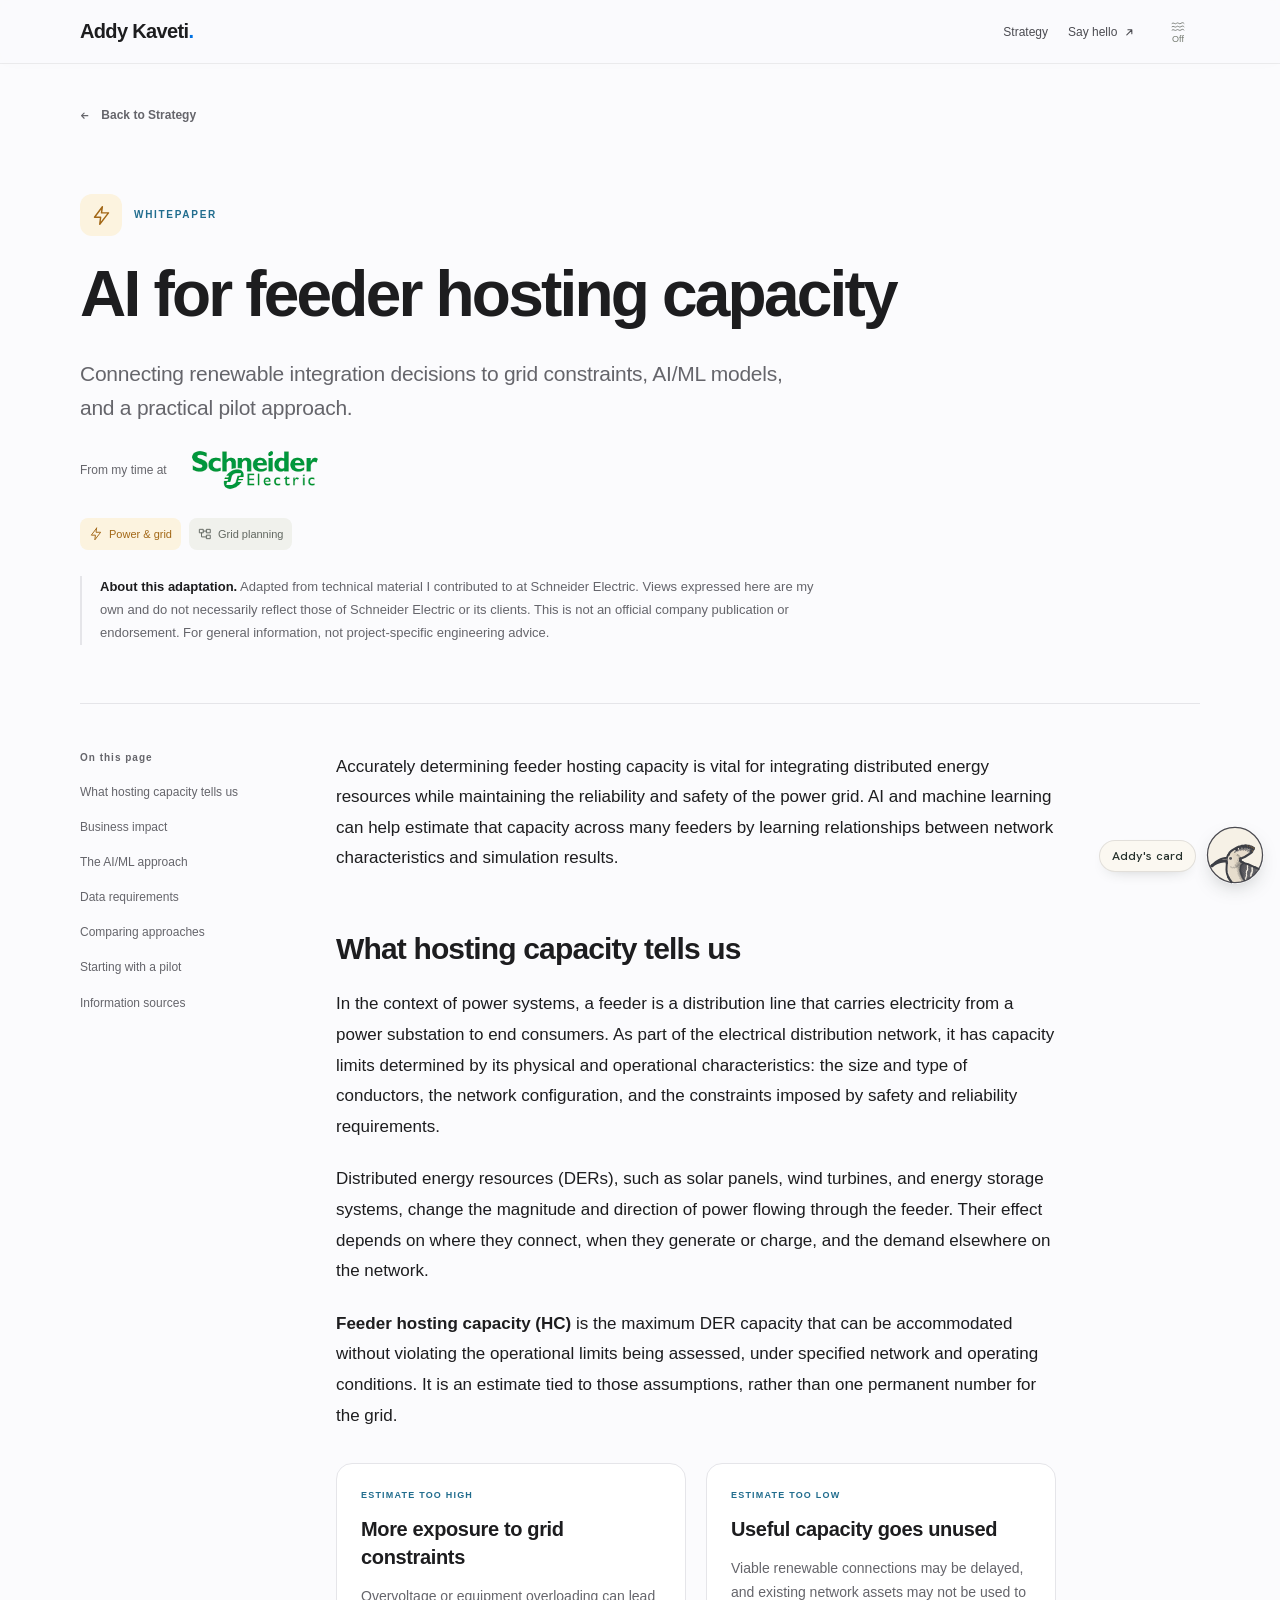
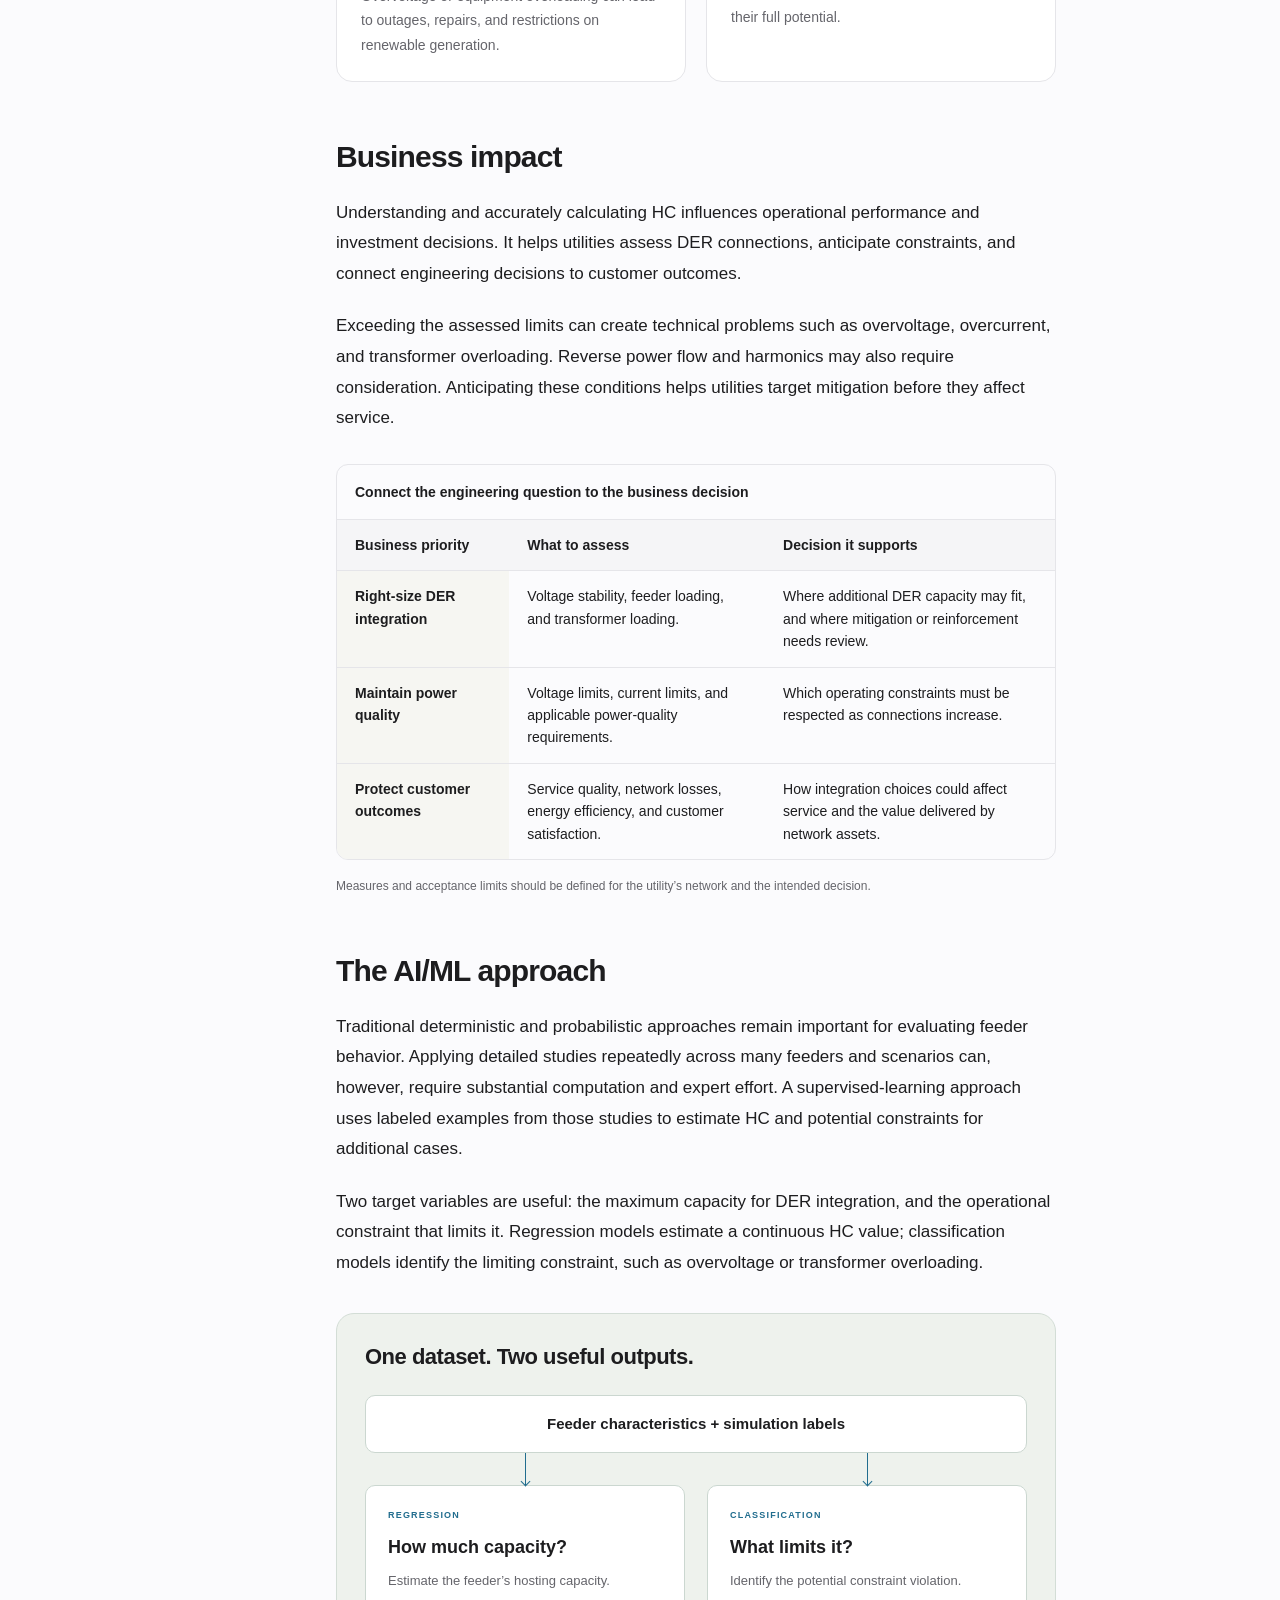
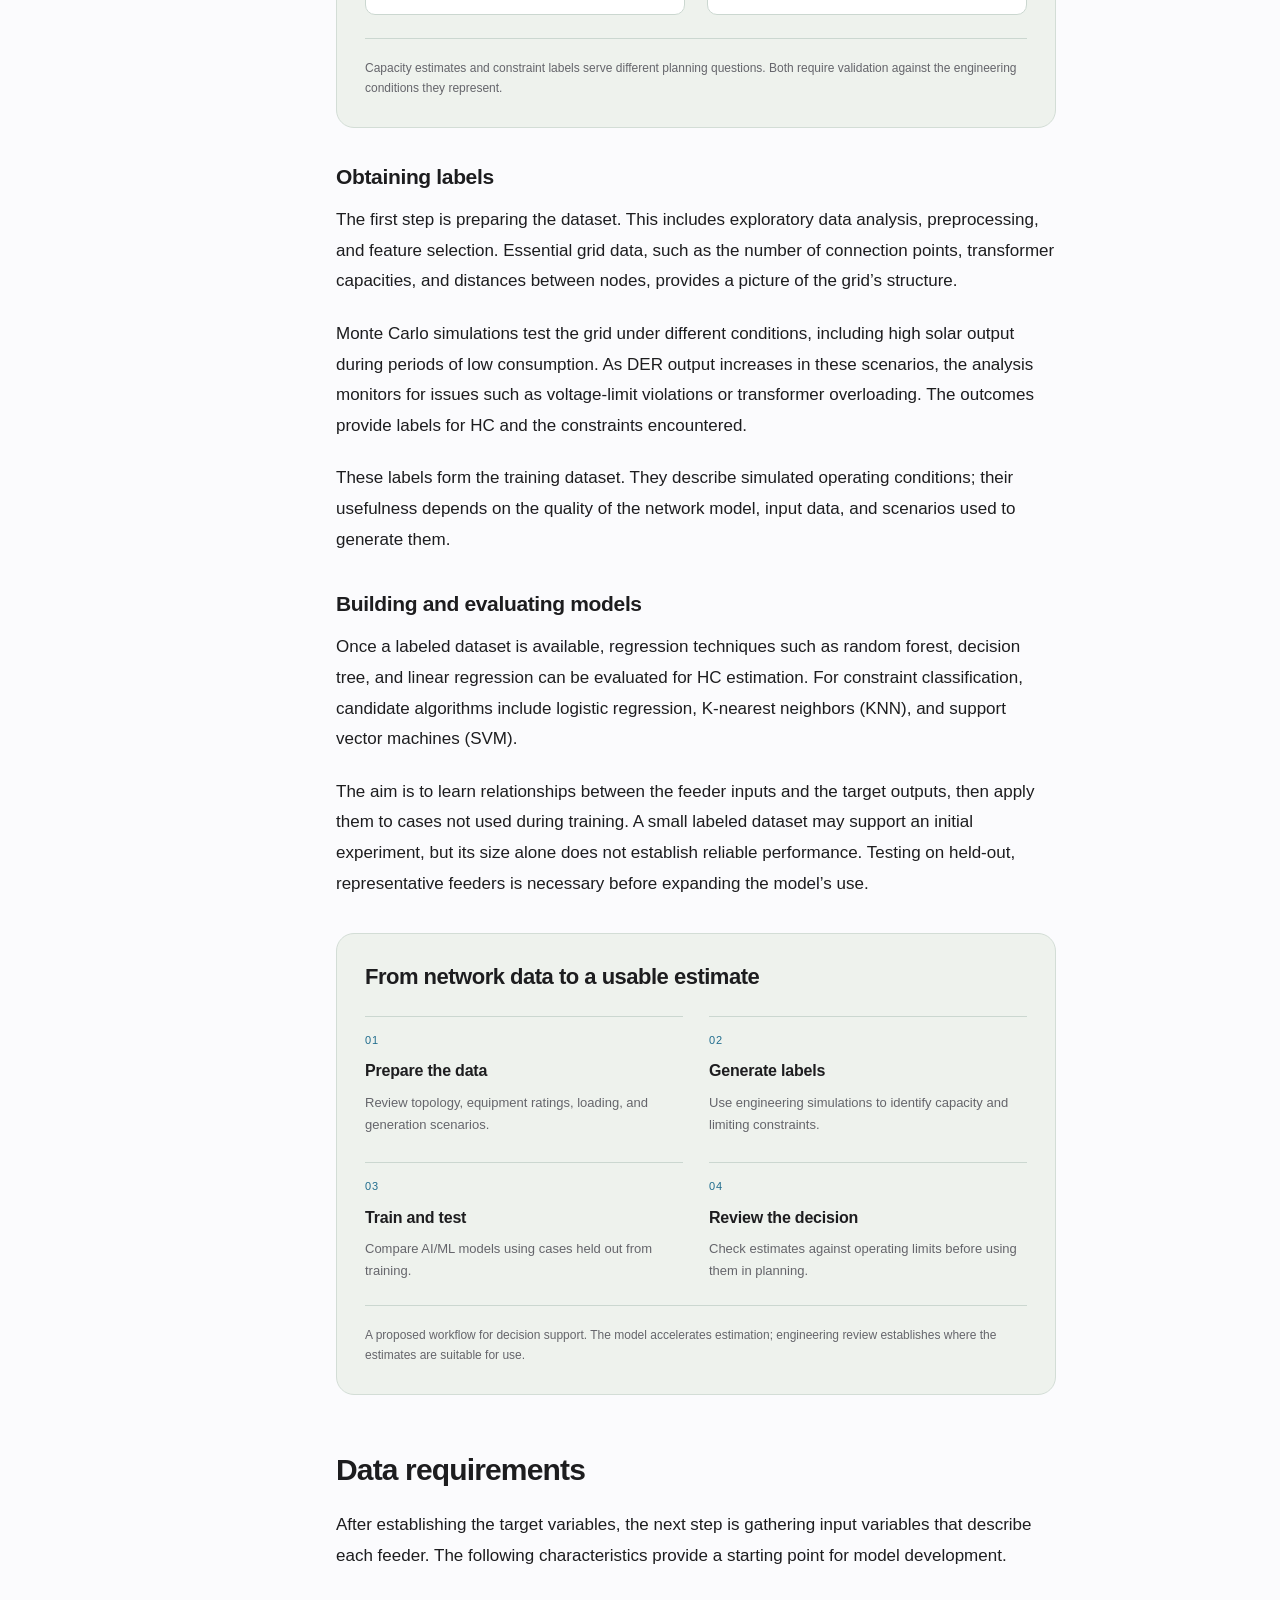
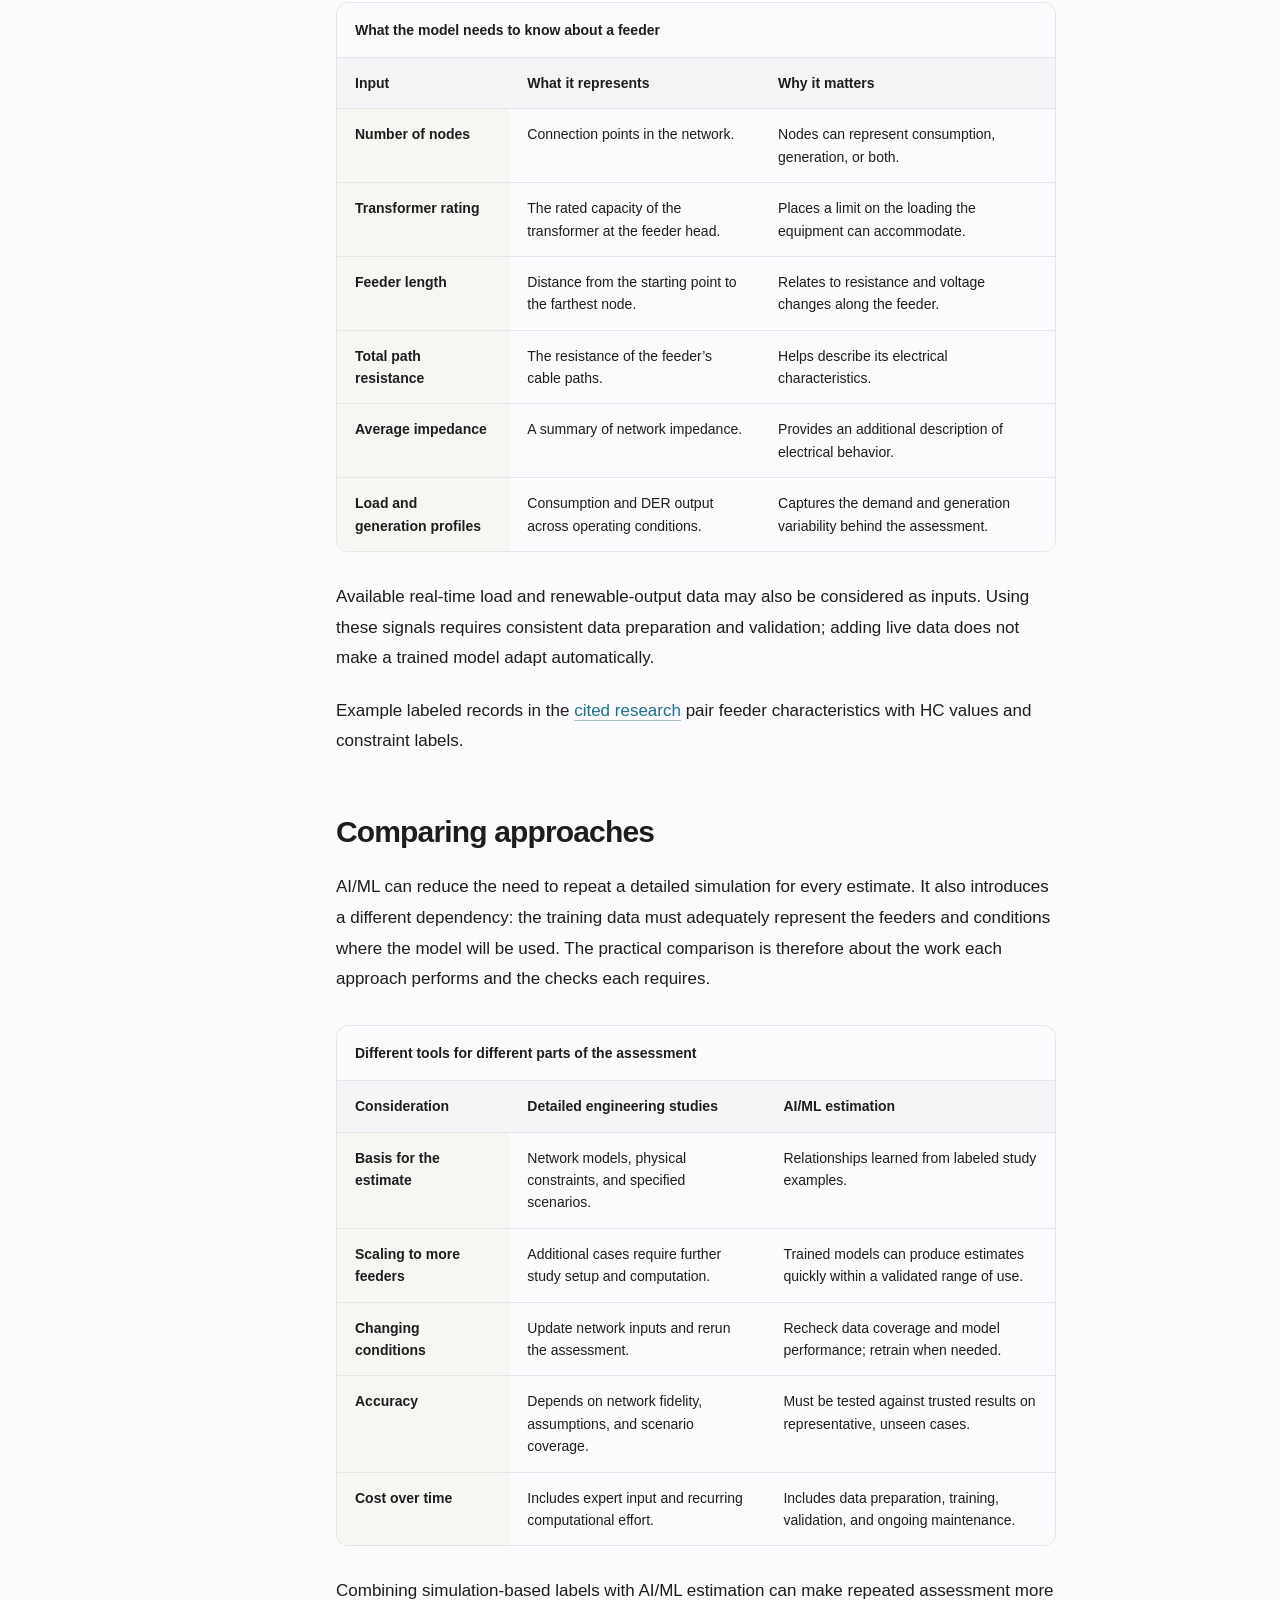
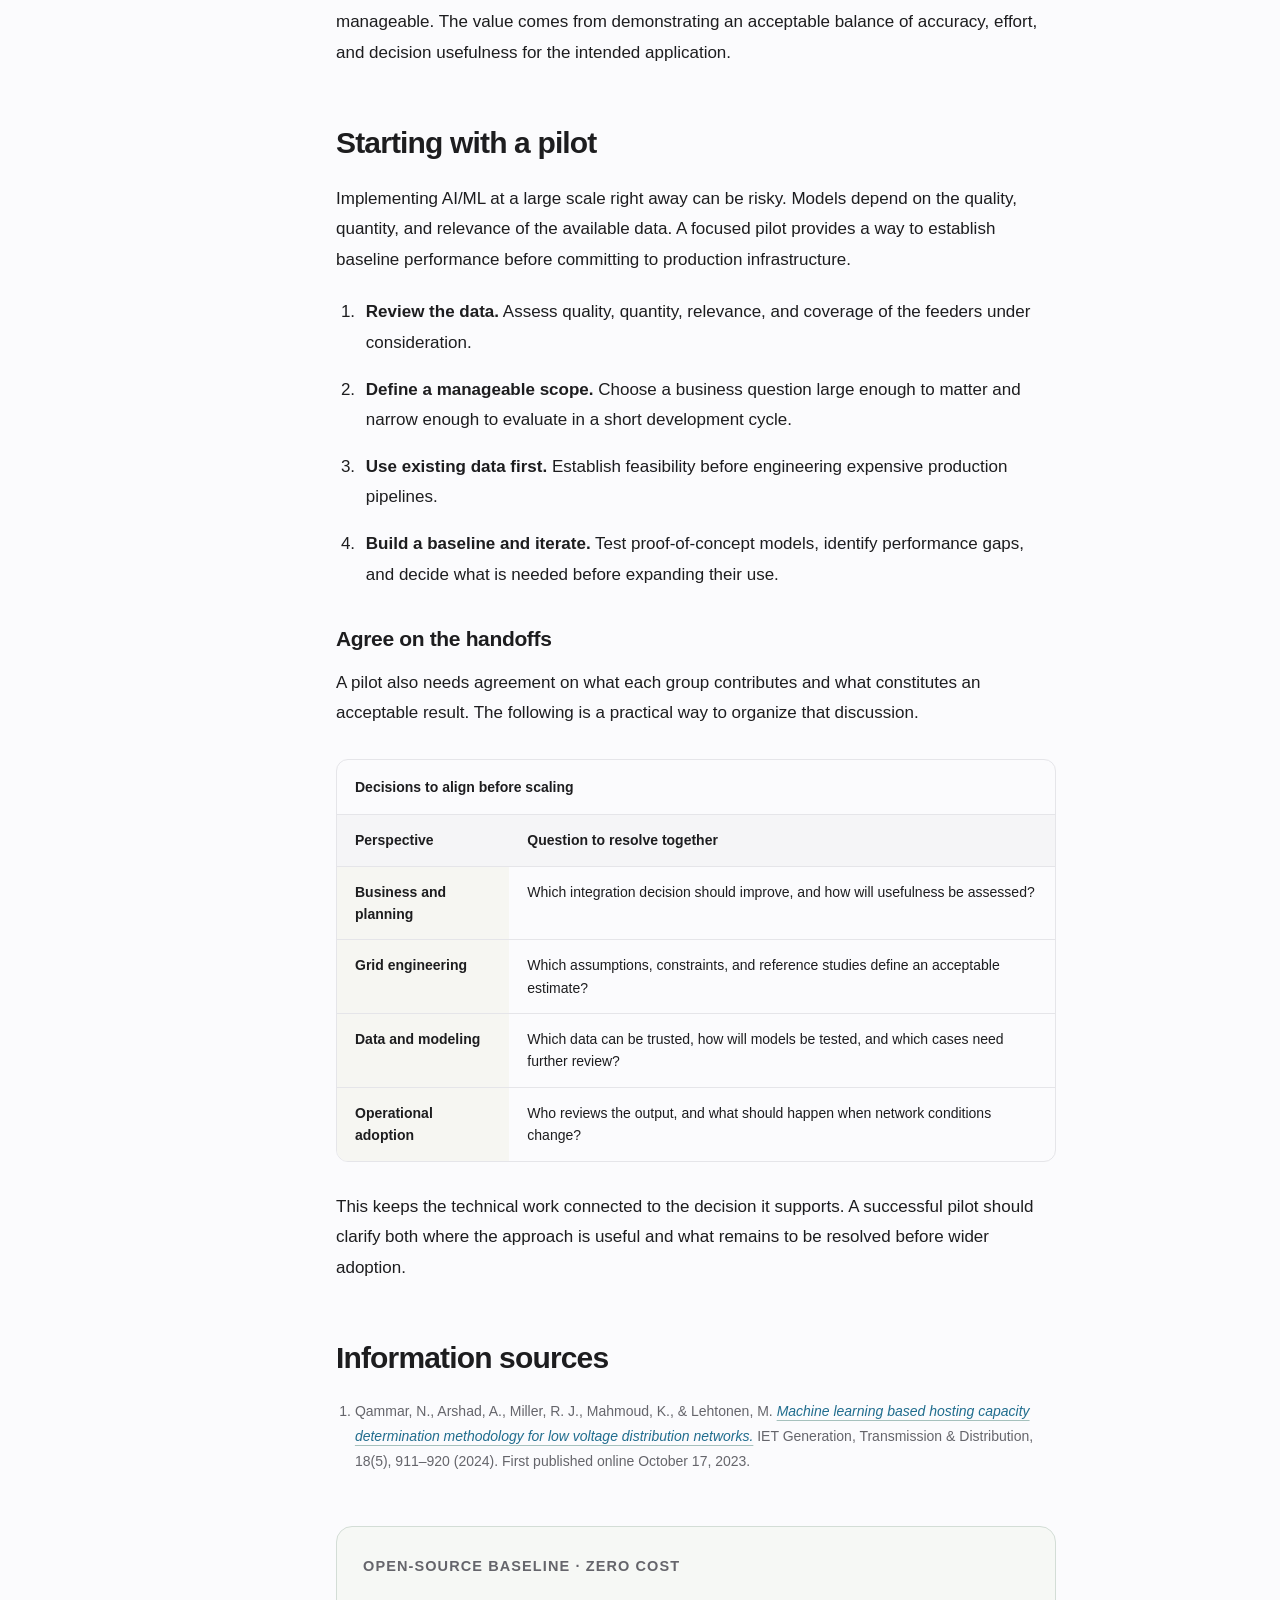
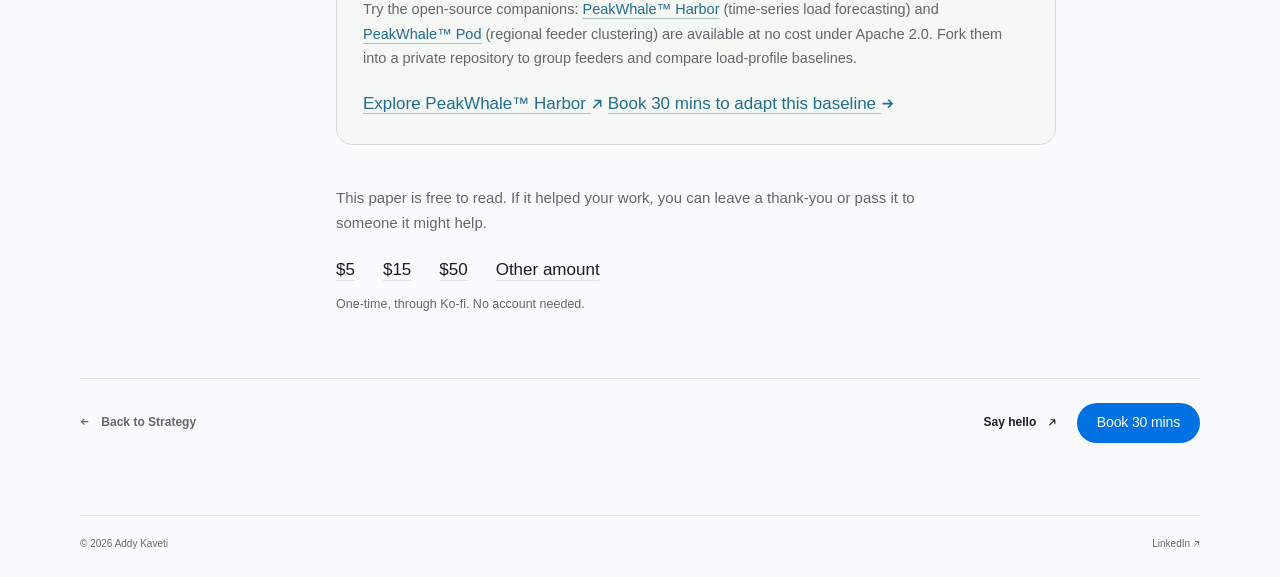
<file: feeder-hosting-capacity.html>
<!doctype html>
<html lang="en">
<head>
  <meta charset="utf-8">
  <meta name="viewport" content="width=device-width, initial-scale=1">
  <meta name="robots" content="noai, noimageai">
  <title>AI for feeder hosting capacity | Addy Kaveti</title>
  <meta name="description" content="Connecting renewable integration decisions to grid constraints, AI/ML models, and a practical pilot approach.">
  <link rel="canonical" href="https://adrkv.github.io/feeder-hosting-capacity.html">
  <meta property="og:type" content="article">
  <meta property="og:title" content="AI for feeder hosting capacity">
  <meta property="og:description" content="Connecting renewable integration decisions to grid constraints, AI/ML models, and a practical pilot approach.">
  <meta property="og:url" content="https://adrkv.github.io/feeder-hosting-capacity.html">
  <meta property="og:site_name" content="Addy Kaveti">
  <meta name="twitter:card" content="summary">
  <link rel="icon" type="image/svg+xml" href="/assets/addy-icon.svg">
  <link rel="stylesheet" href="/site-64252c3f2a.css">
  <script src="site-e166d42e18.js" defer></script>
  <script src="water-sound.js?v=20261014-pw" data-src="world-assets/v5/water-flow-loop.m4a" data-music="world-assets/v5/cottonwood-waltz.m4a" data-music-volume="0.05" data-music-credit="Music: Cottonwood Waltz, made for this site · Piano recordings: Salamander Grand Piano by Alexander Holm, CC BY 3.0" defer></script>
</head>
<body>
  <a class="skip" href="#main">Skip to content</a>
  <header class="header">
    <a class="brand" href="/" aria-label="Addy Kaveti home">Addy Kaveti<span aria-hidden="true">.</span></a>
    <nav aria-label="Main navigation"><a href="/#strategy">Strategy</a><a href="/#contact">Say hello <span aria-hidden="true"><svg class="ui-arrow" width="0.72em" height="0.72em" viewBox="0 0 12 12" fill="none" stroke="currentColor" stroke-width="1.5" stroke-linecap="round" stroke-linejoin="round" focusable="false"><path d="M2.5 9.5L9.5 2.5M4 2.5H9.5V8"/></svg></span></a></nav>
  </header>
  <main id="main" class="article-main wrap">
    <a class="back-link" href="/#strategy"><span aria-hidden="true"><svg class="ui-arrow" width="0.78em" height="0.78em" viewBox="0 0 12 12" fill="none" stroke="currentColor" stroke-width="1.5" stroke-linecap="round" stroke-linejoin="round" focusable="false"><path d="M10 6H2M5.25 2.75L2 6L5.25 9.25"/></svg></span> Back to Strategy</a>
    <article aria-labelledby="article-title">
      <header class="article-heading">
        <p class="eyebrow"><span class="topic-icon topic-power-grid"><svg width="20" height="20" viewBox="0 0 24 24" fill="none" stroke="currentColor" stroke-width="1.65" stroke-linecap="round" stroke-linejoin="round" aria-hidden="true" focusable="false"><path d="M13 2 4 14h7l-1 8 10-13h-8l1-7Z"/></svg></span>WHITEPAPER</p>
        <h1 id="article-title">AI for feeder hosting capacity</h1>
        <p class="article-summary">Connecting renewable integration decisions to grid constraints, AI/ML models, and a practical pilot approach.</p>
        <a class="article-affiliation" href="/?affiliation=schneider-electric#whitepapers" aria-label="View whitepapers from my time at Schneider Electric"><span>From my time at</span><span class="article-affiliation-logo"><img src="/assets/schneider-electric.png" width="225" height="225" alt="Schneider Electric"></span></a>
        <div class="article-tags"><a class="topic-tag topic-power-grid" href="/?industry=power-grid#whitepapers"><svg width="14" height="14" viewBox="0 0 24 24" fill="none" stroke="currentColor" stroke-width="1.65" stroke-linecap="round" stroke-linejoin="round" aria-hidden="true" focusable="false"><path d="M13 2 4 14h7l-1 8 10-13h-8l1-7Z"/></svg>Power &amp; grid</a><a class="topic-tag" href="/?topic=grid-planning#whitepapers"><svg width="14" height="14" viewBox="0 0 24 24" fill="none" stroke="currentColor" stroke-width="1.65" stroke-linecap="round" stroke-linejoin="round" aria-hidden="true" focusable="false"><path d="M3 4h6v6H3zM15 14h6v6h-6zM15 4h6v6h-6zM6 10v7h9M9 7h6"/></svg>Grid planning</a></div>
        <aside class="article-context" aria-label="Publication context"><strong>About this adaptation.</strong> Adapted from technical material I contributed to at Schneider Electric. Views expressed here are my own and do not necessarily reflect those of Schneider Electric or its clients. This is not an official company publication or endorsement. For general information, not project-specific engineering advice.</aside>
      </header>
      <div class="reading-layout">
        <nav class="article-contents" aria-label="Article contents">
          <p>On this page</p>
          <ol>
            <li><a href="#hosting-capacity">What hosting capacity tells us</a></li>
            <li><a href="#business-impact">Business impact</a></li>
            <li><a href="#approach">The AI/ML approach</a></li>
            <li><a href="#data">Data requirements</a></li>
            <li><a href="#trade-offs">Comparing approaches</a></li>
            <li><a href="#pilot">Starting with a pilot</a></li>
            <li><a href="#references">Information sources</a></li>
          </ol>
        </nav>
        <div class="article-body">
          <p class="article-intro">Accurately determining feeder hosting capacity is vital for integrating distributed energy resources while maintaining the reliability and safety of the power grid. AI and machine learning can help estimate that capacity across many feeders by learning relationships between network characteristics and simulation results.</p>

          <h2 id="hosting-capacity">What hosting capacity tells us</h2>
          <p>In the context of power systems, a feeder is a distribution line that carries electricity from a power substation to end consumers. As part of the electrical distribution network, it has capacity limits determined by its physical and operational characteristics: the size and type of conductors, the network configuration, and the constraints imposed by safety and reliability requirements.</p>
          <p>Distributed energy resources (DERs), such as solar panels, wind turbines, and energy storage systems, change the magnitude and direction of power flowing through the feeder. Their effect depends on where they connect, when they generate or charge, and the demand elsewhere on the network.</p>
          <p><strong>Feeder hosting capacity (HC)</strong> is the maximum DER capacity that can be accommodated without violating the operational limits being assessed, under specified network and operating conditions. It is an estimate tied to those assumptions, rather than one permanent number for the grid.</p>
          <div class="decision-pair" aria-label="The consequences of overestimating and underestimating hosting capacity">
            <section><span class="visual-kicker">ESTIMATE TOO HIGH</span><h3>More exposure to grid constraints</h3><p>Overvoltage or equipment overloading can lead to outages, repairs, and restrictions on renewable generation.</p></section>
            <section><span class="visual-kicker">ESTIMATE TOO LOW</span><h3>Useful capacity goes unused</h3><p>Viable renewable connections may be delayed, and existing network assets may not be used to their full potential.</p></section>
          </div>

          <h2 id="business-impact">Business impact</h2>
          <p>Understanding and accurately calculating HC influences operational performance and investment decisions. It helps utilities assess DER connections, anticipate constraints, and connect engineering decisions to customer outcomes.</p>
          <p>Exceeding the assessed limits can create technical problems such as overvoltage, overcurrent, and transformer overloading. Reverse power flow and harmonics may also require consideration. Anticipating these conditions helps utilities target mitigation before they affect service.</p>
          <div class="table-scroll" role="region" aria-label="Hosting capacity decisions and business measures" tabindex="0">
            <table>
              <caption><span>Connect the engineering question to the business decision</span></caption>
              <thead><tr><th scope="col">Business priority</th><th scope="col">What to assess</th><th scope="col">Decision it supports</th></tr></thead>
              <tbody>
                <tr><th scope="row">Right-size DER integration</th><td>Voltage stability, feeder loading, and transformer loading.</td><td>Where additional DER capacity may fit, and where mitigation or reinforcement needs review.</td></tr>
                <tr><th scope="row">Maintain power quality</th><td>Voltage limits, current limits, and applicable power-quality requirements.</td><td>Which operating constraints must be respected as connections increase.</td></tr>
                <tr><th scope="row">Protect customer outcomes</th><td>Service quality, network losses, energy efficiency, and customer satisfaction.</td><td>How integration choices could affect service and the value delivered by network assets.</td></tr>
              </tbody>
            </table>
          </div>
          <p class="figure-note">Measures and acceptance limits should be defined for the utility’s network and the intended decision.</p>

          <h2 id="approach">The AI/ML approach</h2>
          <p>Traditional deterministic and probabilistic approaches remain important for evaluating feeder behavior. Applying detailed studies repeatedly across many feeders and scenarios can, however, require substantial computation and expert effort. A supervised-learning approach uses labeled examples from those studies to estimate HC and potential constraints for additional cases.</p>
          <p>Two target variables are useful: the maximum capacity for DER integration, and the operational constraint that limits it. Regression models estimate a continuous HC value; classification models identify the limiting constraint, such as overvoltage or transformer overloading.</p>
          <figure class="visual-panel">
            <h3 class="visual-title">One dataset. Two useful outputs.</h3>
            <div class="model-input">Feeder characteristics + simulation labels</div>
            <div class="model-outputs">
              <div><span class="visual-kicker">REGRESSION</span><strong>How much capacity?</strong><p>Estimate the feeder’s hosting capacity.</p></div>
              <div><span class="visual-kicker">CLASSIFICATION</span><strong>What limits it?</strong><p>Identify the potential constraint violation.</p></div>
            </div>
            <figcaption class="figure-note">Capacity estimates and constraint labels serve different planning questions. Both require validation against the engineering conditions they represent.</figcaption>
          </figure>

          <h3>Obtaining labels</h3>
          <p>The first step is preparing the dataset. This includes exploratory data analysis, preprocessing, and feature selection. Essential grid data, such as the number of connection points, transformer capacities, and distances between nodes, provides a picture of the grid’s structure.</p>
          <p>Monte Carlo simulations test the grid under different conditions, including high solar output during periods of low consumption. As DER output increases in these scenarios, the analysis monitors for issues such as voltage-limit violations or transformer overloading. The outcomes provide labels for HC and the constraints encountered.</p>
          <p>These labels form the training dataset. They describe simulated operating conditions; their usefulness depends on the quality of the network model, input data, and scenarios used to generate them.</p>

          <h3>Building and evaluating models</h3>
          <p>Once a labeled dataset is available, regression techniques such as random forest, decision tree, and linear regression can be evaluated for HC estimation. For constraint classification, candidate algorithms include logistic regression, K-nearest neighbors (KNN), and support vector machines (SVM).</p>
          <p>The aim is to learn relationships between the feeder inputs and the target outputs, then apply them to cases not used during training. A small labeled dataset may support an initial experiment, but its size alone does not establish reliable performance. Testing on held-out, representative feeders is necessary before expanding the model’s use.</p>
          <figure class="visual-panel">
            <h3 class="visual-title">From network data to a usable estimate</h3>
            <ol class="process-flow">
              <li><span class="step-number" aria-hidden="true">01</span><strong>Prepare the data</strong><p>Review topology, equipment ratings, loading, and generation scenarios.</p></li>
              <li><span class="step-number" aria-hidden="true">02</span><strong>Generate labels</strong><p>Use engineering simulations to identify capacity and limiting constraints.</p></li>
              <li><span class="step-number" aria-hidden="true">03</span><strong>Train and test</strong><p>Compare AI/ML models using cases held out from training.</p></li>
              <li><span class="step-number" aria-hidden="true">04</span><strong>Review the decision</strong><p>Check estimates against operating limits before using them in planning.</p></li>
            </ol>
            <figcaption class="figure-note">A proposed workflow for decision support. The model accelerates estimation; engineering review establishes where the estimates are suitable for use.</figcaption>
          </figure>

          <h2 id="data">Data requirements</h2>
          <p>After establishing the target variables, the next step is gathering input variables that describe each feeder. The following characteristics provide a starting point for model development.</p>
          <div class="table-scroll" role="region" aria-label="Feeder model input variables" tabindex="0">
            <table>
              <caption><span>What the model needs to know about a feeder</span></caption>
              <thead><tr><th scope="col">Input</th><th scope="col">What it represents</th><th scope="col">Why it matters</th></tr></thead>
              <tbody>
                <tr><th scope="row">Number of nodes</th><td>Connection points in the network.</td><td>Nodes can represent consumption, generation, or both.</td></tr>
                <tr><th scope="row">Transformer rating</th><td>The rated capacity of the transformer at the feeder head.</td><td>Places a limit on the loading the equipment can accommodate.</td></tr>
                <tr><th scope="row">Feeder length</th><td>Distance from the starting point to the farthest node.</td><td>Relates to resistance and voltage changes along the feeder.</td></tr>
                <tr><th scope="row">Total path resistance</th><td>The resistance of the feeder’s cable paths.</td><td>Helps describe its electrical characteristics.</td></tr>
                <tr><th scope="row">Average impedance</th><td>A summary of network impedance.</td><td>Provides an additional description of electrical behavior.</td></tr>
                <tr><th scope="row">Load and generation profiles</th><td>Consumption and DER output across operating conditions.</td><td>Captures the demand and generation variability behind the assessment.</td></tr>
              </tbody>
            </table>
          </div>
          <p>Available real-time load and renewable-output data may also be considered as inputs. Using these signals requires consistent data preparation and validation; adding live data does not make a trained model adapt automatically.</p>
          <p>Example labeled records in the <a href="https://doi.org/10.1049/gtd2.12933" target="_blank" rel="noopener noreferrer">cited research</a> pair feeder characteristics with HC values and constraint labels.</p>

          <h2 id="trade-offs">Comparing approaches</h2>
          <p>AI/ML can reduce the need to repeat a detailed simulation for every estimate. It also introduces a different dependency: the training data must adequately represent the feeders and conditions where the model will be used. The practical comparison is therefore about the work each approach performs and the checks each requires.</p>
          <div class="table-scroll" role="region" aria-label="Engineering studies and AI machine learning comparison" tabindex="0">
            <table>
              <caption><span>Different tools for different parts of the assessment</span></caption>
              <thead><tr><th scope="col">Consideration</th><th scope="col">Detailed engineering studies</th><th scope="col">AI/ML estimation</th></tr></thead>
              <tbody>
                <tr><th scope="row">Basis for the estimate</th><td>Network models, physical constraints, and specified scenarios.</td><td>Relationships learned from labeled study examples.</td></tr>
                <tr><th scope="row">Scaling to more feeders</th><td>Additional cases require further study setup and computation.</td><td>Trained models can produce estimates quickly within a validated range of use.</td></tr>
                <tr><th scope="row">Changing conditions</th><td>Update network inputs and rerun the assessment.</td><td>Recheck data coverage and model performance; retrain when needed.</td></tr>
                <tr><th scope="row">Accuracy</th><td>Depends on network fidelity, assumptions, and scenario coverage.</td><td>Must be tested against trusted results on representative, unseen cases.</td></tr>
                <tr><th scope="row">Cost over time</th><td>Includes expert input and recurring computational effort.</td><td>Includes data preparation, training, validation, and ongoing maintenance.</td></tr>
              </tbody>
            </table>
          </div>
          <p>Combining simulation-based labels with AI/ML estimation can make repeated assessment more manageable. The value comes from demonstrating an acceptable balance of accuracy, effort, and decision usefulness for the intended application.</p>

          <h2 id="pilot">Starting with a pilot</h2>
          <p>Implementing AI/ML at a large scale right away can be risky. Models depend on the quality, quantity, and relevance of the available data. A focused pilot provides a way to establish baseline performance before committing to production infrastructure.</p>
          <ol class="pilot-list">
            <li><strong>Review the data.</strong> Assess quality, quantity, relevance, and coverage of the feeders under consideration.</li>
            <li><strong>Define a manageable scope.</strong> Choose a business question large enough to matter and narrow enough to evaluate in a short development cycle.</li>
            <li><strong>Use existing data first.</strong> Establish feasibility before engineering expensive production pipelines.</li>
            <li><strong>Build a baseline and iterate.</strong> Test proof-of-concept models, identify performance gaps, and decide what is needed before expanding their use.</li>
          </ol>
          <h3>Agree on the handoffs</h3>
          <p>A pilot also needs agreement on what each group contributes and what constitutes an acceptable result. The following is a practical way to organize that discussion.</p>
          <div class="table-scroll" role="region" aria-label="Suggested alignment for a hosting capacity pilot" tabindex="0">
            <table>
              <caption><span>Decisions to align before scaling</span></caption>
              <thead><tr><th scope="col">Perspective</th><th scope="col">Question to resolve together</th></tr></thead>
              <tbody>
                <tr><th scope="row">Business and planning</th><td>Which integration decision should improve, and how will usefulness be assessed?</td></tr>
                <tr><th scope="row">Grid engineering</th><td>Which assumptions, constraints, and reference studies define an acceptable estimate?</td></tr>
                <tr><th scope="row">Data and modeling</th><td>Which data can be trusted, how will models be tested, and which cases need further review?</td></tr>
                <tr><th scope="row">Operational adoption</th><td>Who reviews the output, and what should happen when network conditions change?</td></tr>
              </tbody>
            </table>
          </div>
          <p>This keeps the technical work connected to the decision it supports. A successful pilot should clarify both where the approach is useful and what remains to be resolved before wider adoption.</p>

          <h2 id="references">Information sources</h2>
          <ol class="article-references">
            <li>Qammar, N., Arshad, A., Miller, R. J., Mahmoud, K., &amp; Lehtonen, M. <cite><a href="https://doi.org/10.1049/gtd2.12933" target="_blank" rel="noopener noreferrer">Machine learning based hosting capacity determination methodology for low voltage distribution networks.</a></cite> IET Generation, Transmission &amp; Distribution, 18(5), 911–920 (2024). First published online October 17, 2023.</li>
          </ol>
<aside class="pw-companion" aria-label="Open-source companion">
  <p class="pw-companion-kicker">OPEN-SOURCE BASELINE · ZERO COST</p>
  <p class="pw-companion-note">Try the open-source companions: <a href="https://github.com/PeakWhale/harbor" target="_blank" rel="noopener noreferrer">PeakWhale™ Harbor</a> (time-series load forecasting) and <a href="https://github.com/PeakWhale/pod" target="_blank" rel="noopener noreferrer">PeakWhale™ Pod</a> (regional feeder clustering) are available at no cost under Apache 2.0. Fork them into a private repository to group feeders and compare load-profile baselines.</p>
  <div class="pw-companion-links">
    <a href="https://github.com/PeakWhale/harbor" target="_blank" rel="noopener noreferrer">Explore PeakWhale™ Harbor <span aria-hidden="true"><svg class="ui-arrow" width="0.72em" height="0.72em" viewBox="0 0 12 12" fill="none" stroke="currentColor" stroke-width="1.5" stroke-linecap="round" stroke-linejoin="round" focusable="false"><path d="M2.5 9.5L9.5 2.5M4 2.5H9.5V8"/></svg></span></a>
    <a href="/meet.html?audience=teams&amp;meeting=online" data-booking-context data-booking-audience="teams" data-booking-meeting="online">Book 30 mins to adapt this baseline <span aria-hidden="true"><svg class="ui-arrow" width="0.78em" height="0.78em" viewBox="0 0 12 12" fill="none" stroke="currentColor" stroke-width="1.5" stroke-linecap="round" stroke-linejoin="round" focusable="false"><path d="M2 6H10M6.75 2.75L10 6L6.75 9.25"/></svg></span></a>
  </div>
</aside>
<aside class="colophon" aria-label="A thank-you for this paper" data-thanks-row="paper">
  <p class="colophon-note">This paper is free to read. If it helped your work, you can leave a thank-you or pass it to someone it might help.</p>
  <ul class="thanks-amounts">
    <li><a href="https://ko-fi.com/adrkv/5?hidefeed=true" data-thanks aria-label="Leave a $5 thank-you for this paper (opens Ko-fi)">$5</a></li>
    <li><a href="https://ko-fi.com/adrkv/15?hidefeed=true" data-thanks aria-label="Leave a $15 thank-you for this paper (opens Ko-fi)">$15</a></li>
    <li><a href="https://ko-fi.com/adrkv/50?hidefeed=true" data-thanks aria-label="Leave a $50 thank-you for this paper (opens Ko-fi)">$50</a></li>
    <li><a href="https://ko-fi.com/adrkv?hidefeed=true" data-thanks aria-label="Other amount: choose your own thank-you for this paper (opens Ko-fi)">Other amount</a></li>
  </ul>
  <p class="thanks-fine" aria-live="polite">One-time, through Ko-fi. No account needed.</p>
</aside>

        </div>
      </div>
    </article>
    <nav class="article-end" aria-label="Article navigation"><a class="back-link" href="/#strategy"><span aria-hidden="true"><svg class="ui-arrow" width="0.78em" height="0.78em" viewBox="0 0 12 12" fill="none" stroke="currentColor" stroke-width="1.5" stroke-linecap="round" stroke-linejoin="round" focusable="false"><path d="M10 6H2M5.25 2.75L2 6L5.25 9.25"/></svg></span> Back to Strategy</a><a class="text-link" href="/#contact">Say hello <span aria-hidden="true"><svg class="ui-arrow" width="0.72em" height="0.72em" viewBox="0 0 12 12" fill="none" stroke="currentColor" stroke-width="1.5" stroke-linecap="round" stroke-linejoin="round" focusable="false"><path d="M2.5 9.5L9.5 2.5M4 2.5H9.5V8"/></svg></span></a><a class="article-book" href="/meet.html?audience=teams&amp;meeting=online" data-booking-context data-booking-audience="teams" data-booking-meeting="online" aria-label="Book 30 minutes with Addy">Book 30 mins</a></nav>
  </main>
  <footer class="footer wrap"><span>© 2026 <a href="/">Addy Kaveti</a></span><a href="https://www.linkedin.com/in/adrkv/" target="_blank" rel="noopener noreferrer">LinkedIn <span aria-hidden="true"><svg class="ui-arrow" width="0.72em" height="0.72em" viewBox="0 0 12 12" fill="none" stroke="currentColor" stroke-width="1.5" stroke-linecap="round" stroke-linejoin="round" focusable="false"><path d="M2.5 9.5L9.5 2.5M4 2.5H9.5V8"/></svg></span></a></footer>
</body>
</html>
</file>
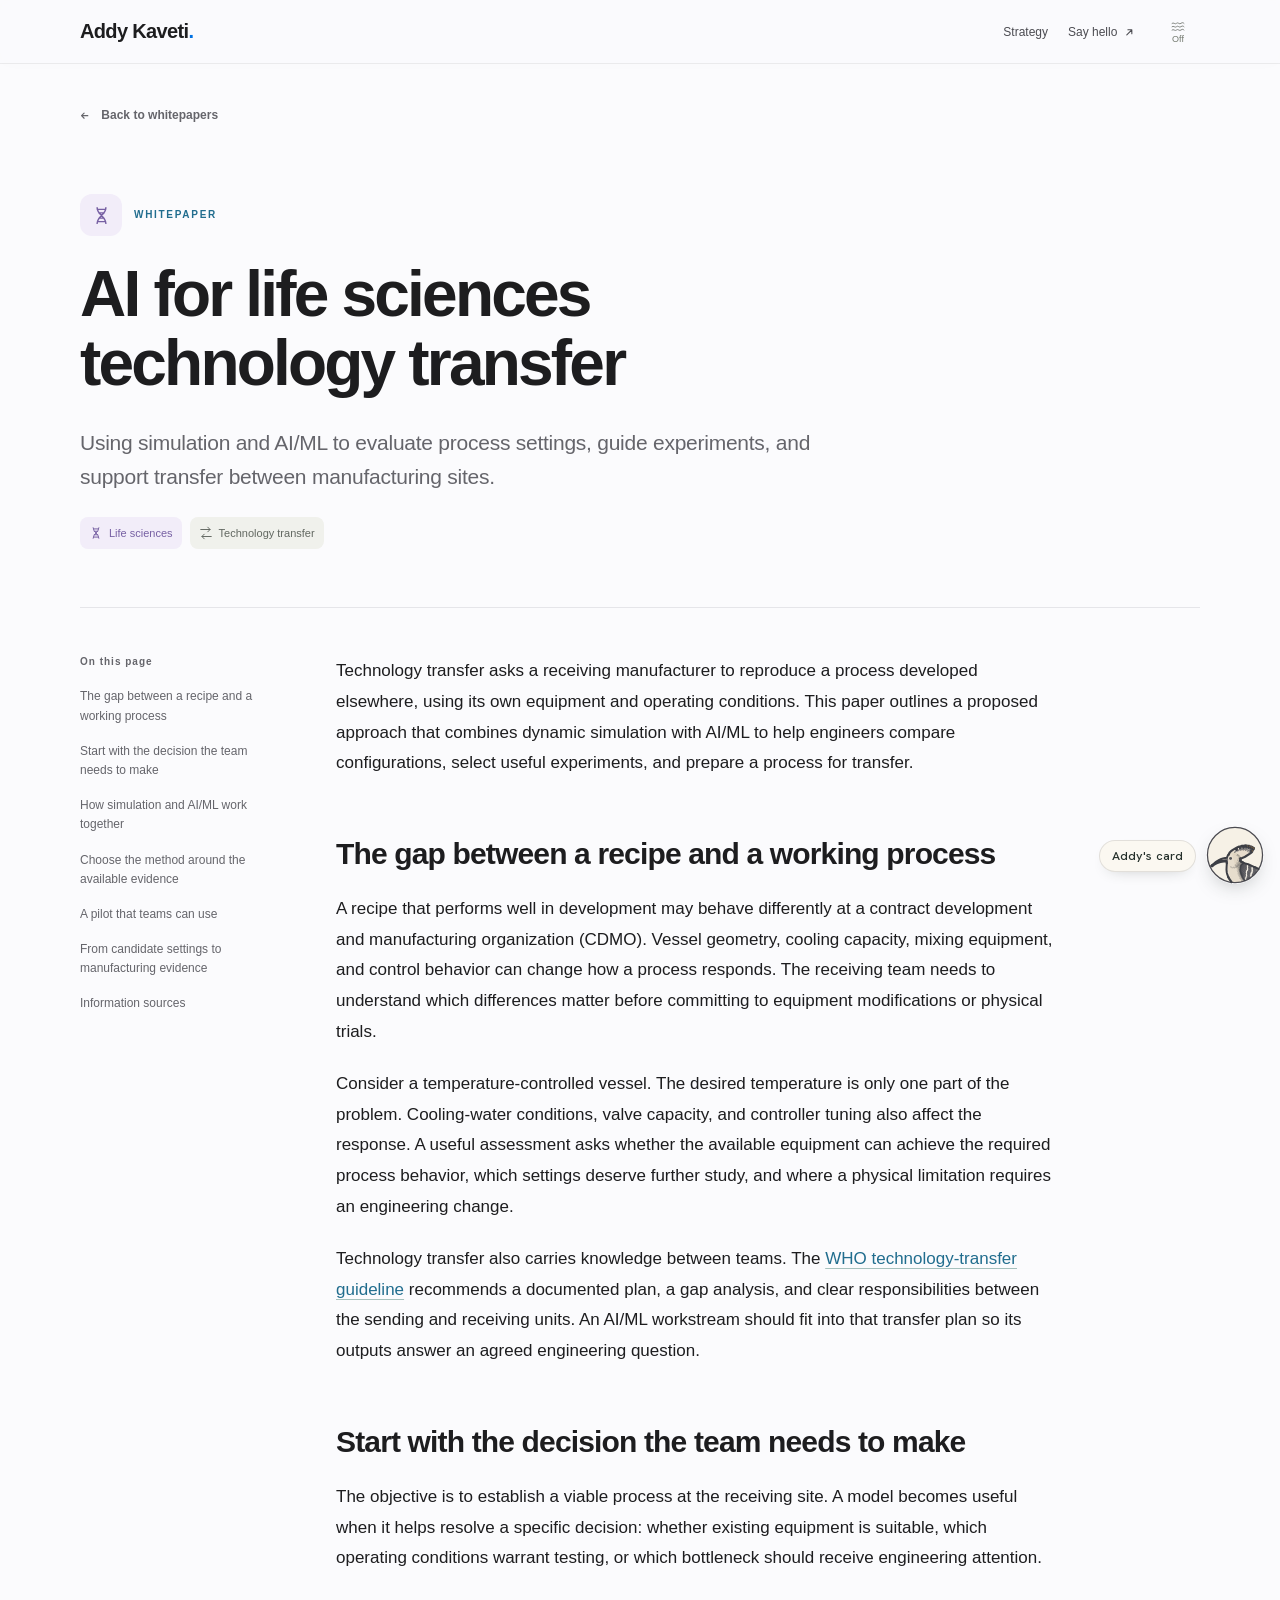
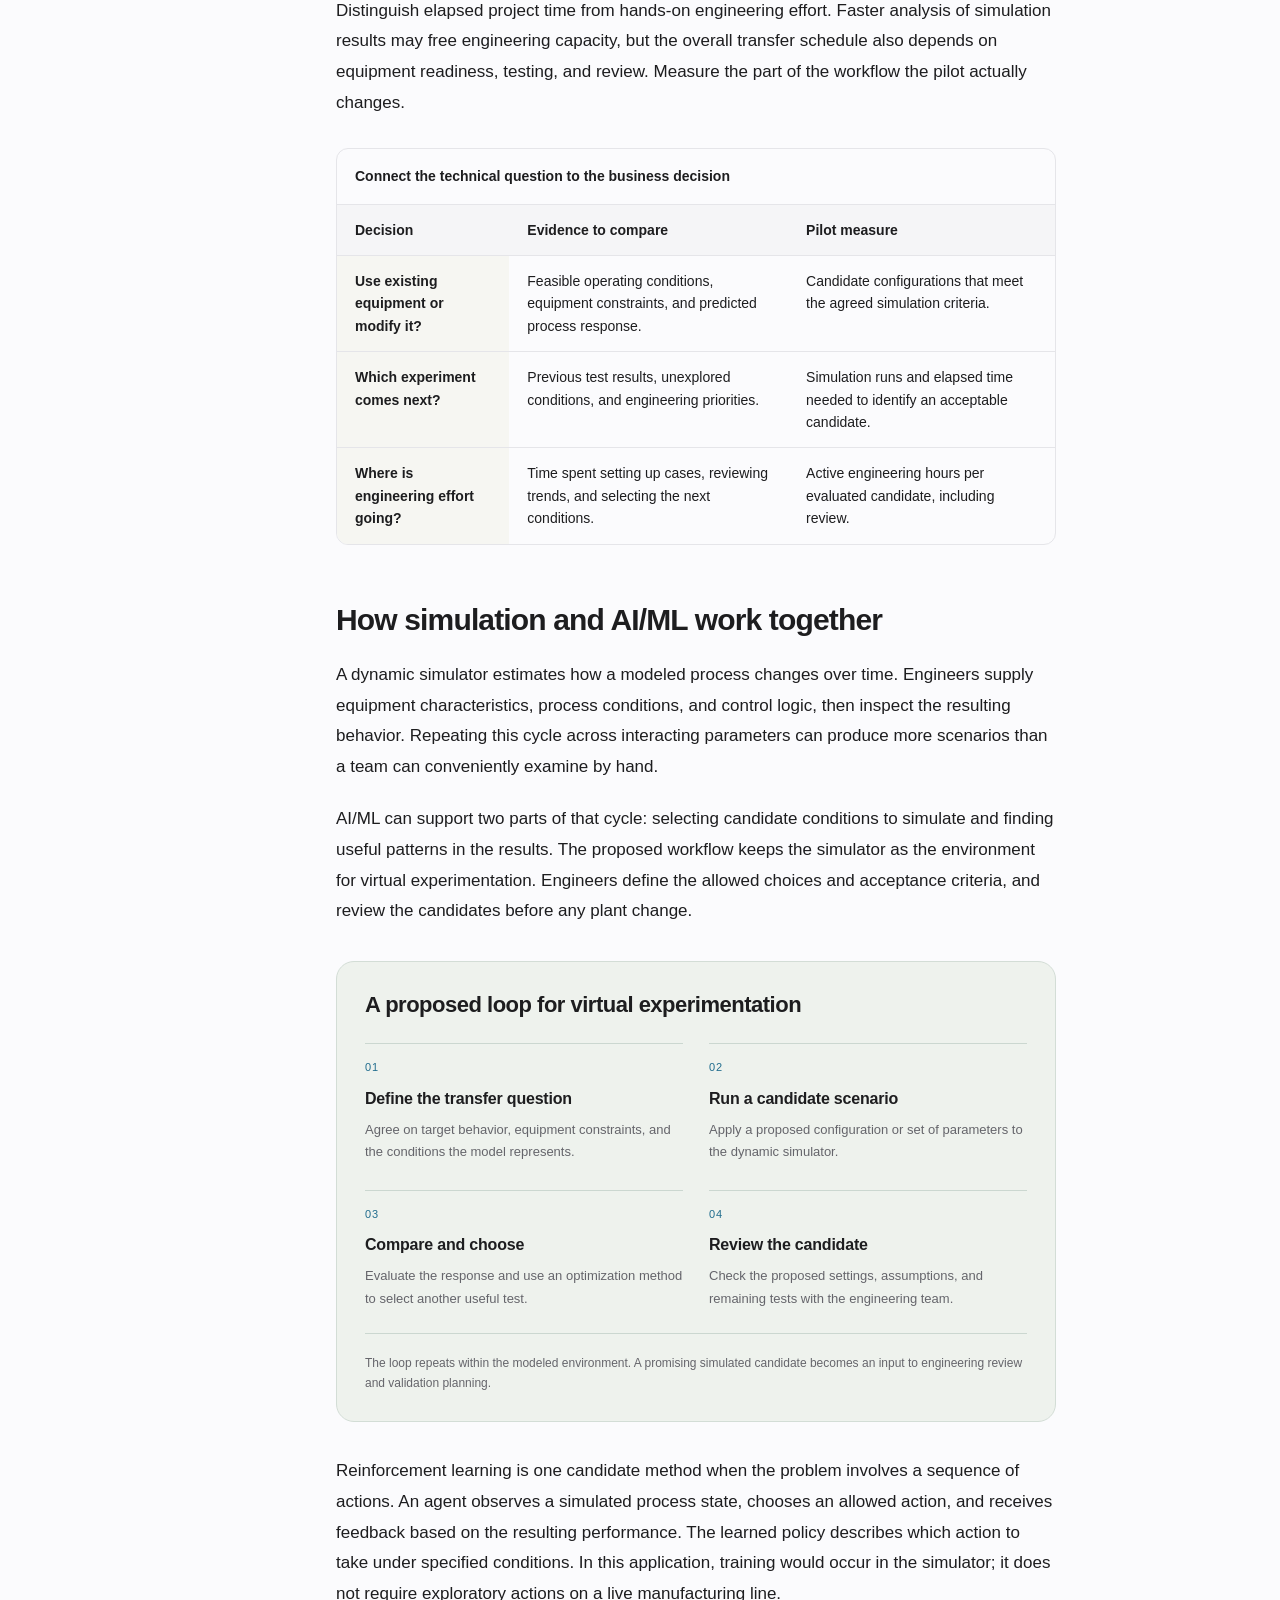
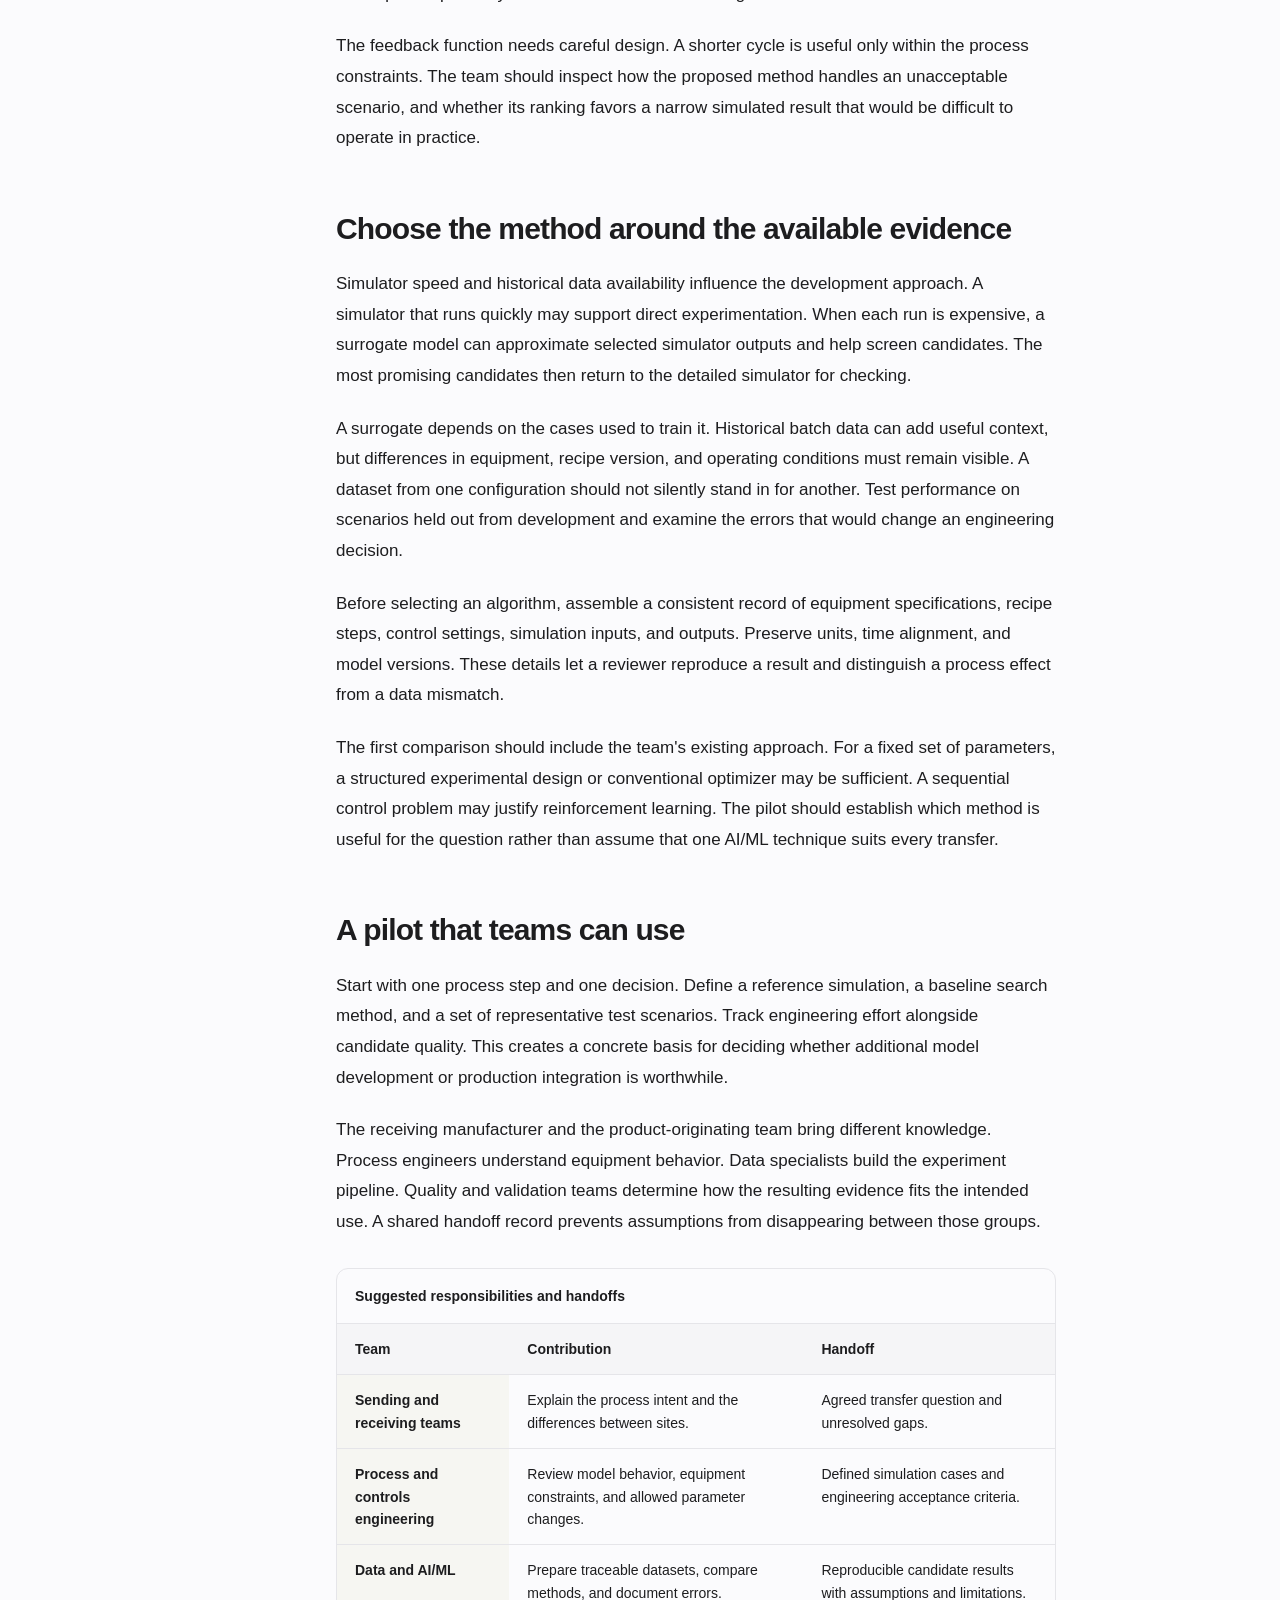
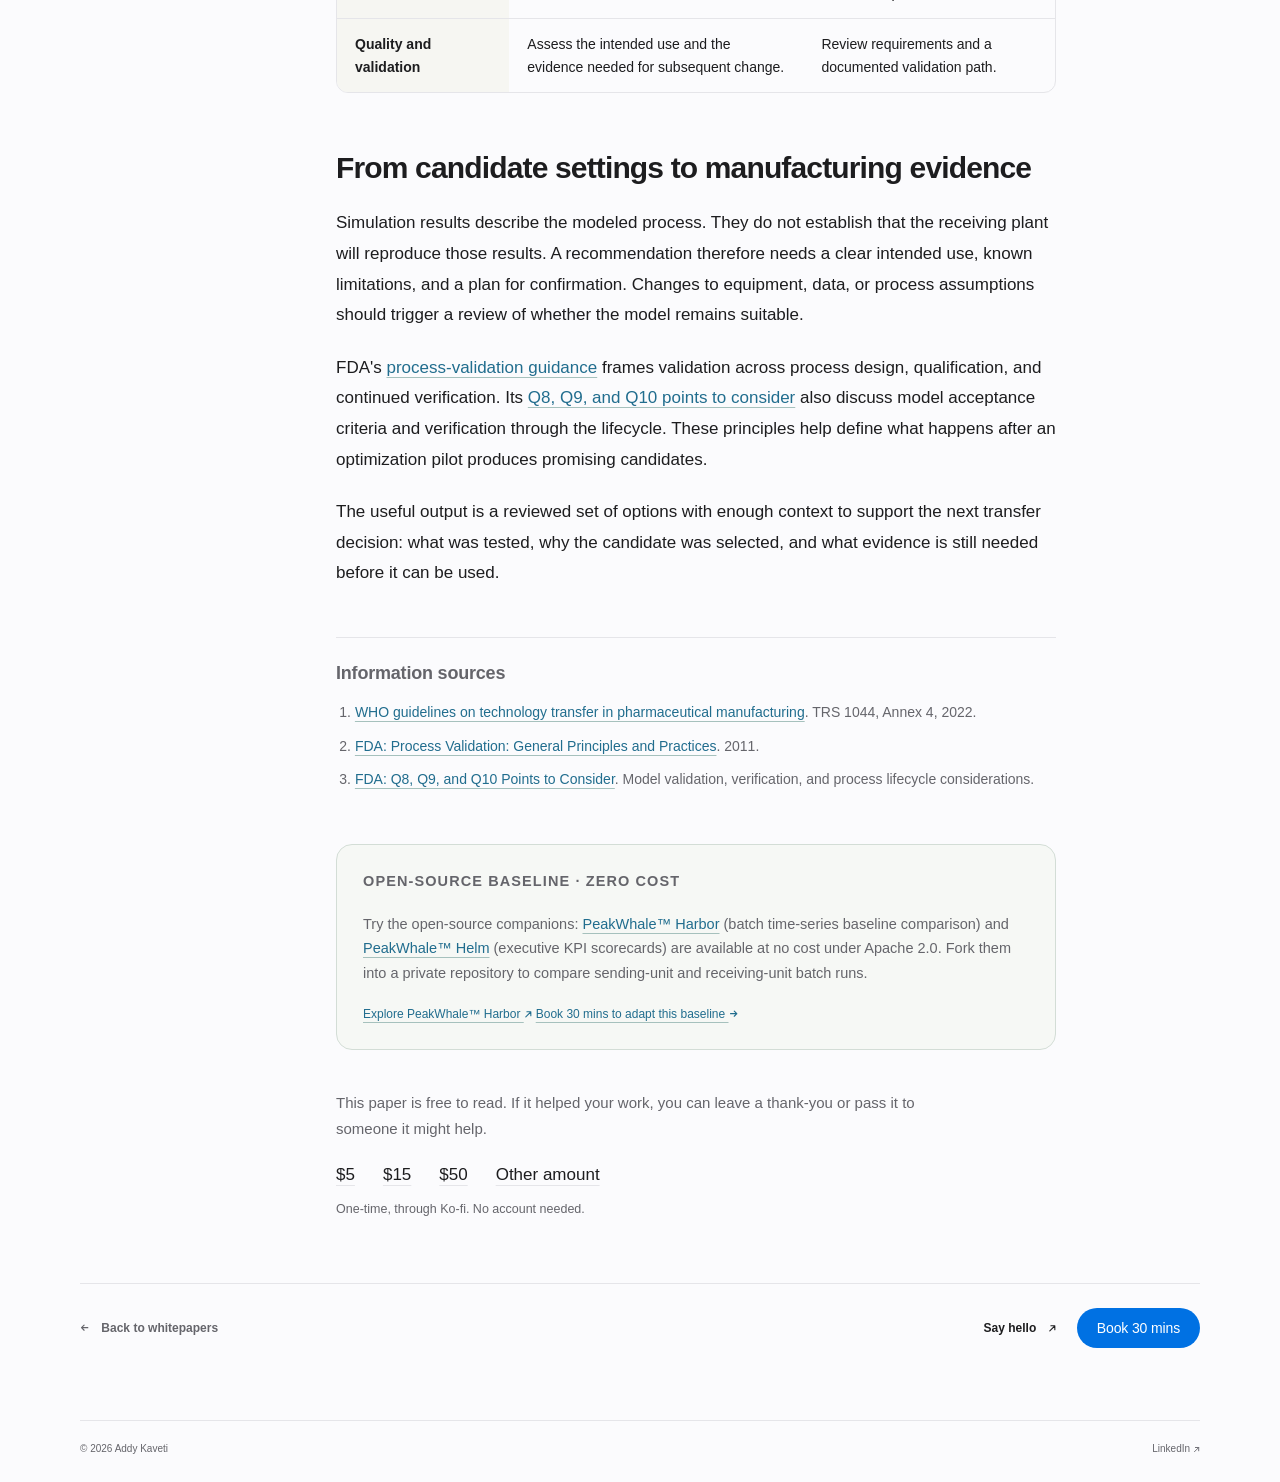
<file: life-sciences-technology-transfer.html>
<!doctype html>
<html lang="en">
<head>
  <meta charset="utf-8">
  <meta name="viewport" content="width=device-width, initial-scale=1">
  <meta name="robots" content="noai, noimageai">
  <title>AI for life sciences technology transfer | Addy Kaveti</title>
  <meta name="description" content="Using simulation and AI/ML to evaluate process settings, guide experiments, and support transfer between manufacturing sites.">
  <link rel="canonical" href="https://adrkv.github.io/life-sciences-technology-transfer.html">
  <meta property="og:type" content="article">
  <meta property="og:title" content="AI for life sciences technology transfer">
  <meta property="og:description" content="Using simulation and AI/ML to evaluate process settings, guide experiments, and support transfer between manufacturing sites.">
  <meta property="og:url" content="https://adrkv.github.io/life-sciences-technology-transfer.html">
  <meta property="og:site_name" content="Addy Kaveti">
  <meta name="twitter:card" content="summary">
  <link rel="icon" type="image/svg+xml" href="/assets/addy-icon.svg">
  <link rel="stylesheet" href="/site-64252c3f2a.css">
  <script src="site-e166d42e18.js" defer></script>
  <script src="water-sound.js?v=20261014-pw" data-src="world-assets/v5/water-flow-loop.m4a" data-music="world-assets/v5/cottonwood-waltz.m4a" data-music-volume="0.05" data-music-credit="Music: Cottonwood Waltz, made for this site · Piano recordings: Salamander Grand Piano by Alexander Holm, CC BY 3.0" defer></script>
</head>
<body>
  <a class="skip" href="#main">Skip to content</a>
  <header class="header"><a class="brand" href="/" aria-label="Addy Kaveti home">Addy Kaveti<span aria-hidden="true">.</span></a><nav aria-label="Main navigation"><a href="/#strategy">Strategy</a><a href="/#contact">Say hello <span aria-hidden="true"><svg class="ui-arrow" width="0.72em" height="0.72em" viewBox="0 0 12 12" fill="none" stroke="currentColor" stroke-width="1.5" stroke-linecap="round" stroke-linejoin="round" focusable="false"><path d="M2.5 9.5L9.5 2.5M4 2.5H9.5V8"/></svg></span></a></nav></header>
  <main id="main" class="article-main wrap">
    <a class="back-link" href="/?industry=life-sciences#whitepapers"><span aria-hidden="true"><svg class="ui-arrow" width="0.78em" height="0.78em" viewBox="0 0 12 12" fill="none" stroke="currentColor" stroke-width="1.5" stroke-linecap="round" stroke-linejoin="round" focusable="false"><path d="M10 6H2M5.25 2.75L2 6L5.25 9.25"/></svg></span> Back to whitepapers</a>
    <article aria-labelledby="article-title">
      <header class="article-heading">
        <p class="eyebrow"><span class="topic-icon topic-life-sciences"><svg width="20" height="20" viewBox="0 0 24 24" fill="none" stroke="currentColor" stroke-width="1.65" stroke-linecap="round" stroke-linejoin="round" aria-hidden="true" focusable="false"><path d="M7 3c0 8 10 10 10 18M17 3C17 11 7 13 7 21M8 5h8M9 9h6M9 15h6M8 19h8"/></svg></span>WHITEPAPER</p>
        <h1 id="article-title">AI for life sciences technology transfer</h1>
        <p class="article-summary">Using simulation and AI/ML to evaluate process settings, guide experiments, and support transfer between manufacturing sites.</p>

        <div class="article-tags"><a class="topic-tag topic-life-sciences" href="/?industry=life-sciences#whitepapers"><svg width="14" height="14" viewBox="0 0 24 24" fill="none" stroke="currentColor" stroke-width="1.65" stroke-linecap="round" stroke-linejoin="round" aria-hidden="true" focusable="false"><path d="M7 3c0 8 10 10 10 18M17 3C17 11 7 13 7 21M8 5h8M9 9h6M9 15h6M8 19h8"/></svg>Life sciences</a><a class="topic-tag" href="/?topic=technology-transfer#whitepapers"><svg width="14" height="14" viewBox="0 0 24 24" fill="none" stroke="currentColor" stroke-width="1.65" stroke-linecap="round" stroke-linejoin="round" aria-hidden="true" focusable="false"><path d="M3 6h16l-4-4M21 18H5l4 4M19 6l-4 4M5 18l4-4"/></svg>Technology transfer</a></div>
      </header>
      <div class="reading-layout">
        <nav class="article-contents" aria-label="Article contents"><p>On this page</p><ol><li><a href="#transfer-gap">The gap between a recipe and a working process</a></li>
<li><a href="#business-decision">Start with the decision the team needs to make</a></li>
<li><a href="#simulation-ai">How simulation and AI/ML work together</a></li>
<li><a href="#method-data">Choose the method around the available evidence</a></li>
<li><a href="#pilot-handoffs">A pilot that teams can use</a></li>
<li><a href="#validation">From candidate settings to manufacturing evidence</a></li>
<li><a href="#references">Information sources</a></li></ol></nav>
        <div class="article-body">
<p class="article-intro">Technology transfer asks a receiving manufacturer to reproduce a process developed elsewhere, using its own equipment and operating conditions. This paper outlines a proposed approach that combines dynamic simulation with AI/ML to help engineers compare configurations, select useful experiments, and prepare a process for transfer.</p>

<h2 id="transfer-gap">The gap between a recipe and a working process</h2>
<p>A recipe that performs well in development may behave differently at a contract development and manufacturing organization (CDMO). Vessel geometry, cooling capacity, mixing equipment, and control behavior can change how a process responds. The receiving team needs to understand which differences matter before committing to equipment modifications or physical trials.</p>
<p>Consider a temperature-controlled vessel. The desired temperature is only one part of the problem. Cooling-water conditions, valve capacity, and controller tuning also affect the response. A useful assessment asks whether the available equipment can achieve the required process behavior, which settings deserve further study, and where a physical limitation requires an engineering change.</p>
<p>Technology transfer also carries knowledge between teams. The <a href="https://www.who.int/publications/m/item/trs1044-annex4" target="_blank" rel="noopener noreferrer">WHO technology-transfer guideline</a> recommends a documented plan, a gap analysis, and clear responsibilities between the sending and receiving units. An AI/ML workstream should fit into that transfer plan so its outputs answer an agreed engineering question.</p>

<h2 id="business-decision">Start with the decision the team needs to make</h2>
<p>The objective is to establish a viable process at the receiving site. A model becomes useful when it helps resolve a specific decision: whether existing equipment is suitable, which operating conditions warrant testing, or which bottleneck should receive engineering attention.</p>
<p>Distinguish elapsed project time from hands-on engineering effort. Faster analysis of simulation results may free engineering capacity, but the overall transfer schedule also depends on equipment readiness, testing, and review. Measure the part of the workflow the pilot actually changes.</p>
<div class="table-scroll" role="region" aria-label="Technology transfer decisions and measures" tabindex="0">
  <table>
    <caption><span>Connect the technical question to the business decision</span></caption>
    <thead><tr><th scope="col">Decision</th><th scope="col">Evidence to compare</th><th scope="col">Pilot measure</th></tr></thead>
    <tbody>
      <tr><th scope="row">Use existing equipment or modify it?</th><td>Feasible operating conditions, equipment constraints, and predicted process response.</td><td>Candidate configurations that meet the agreed simulation criteria.</td></tr>
      <tr><th scope="row">Which experiment comes next?</th><td>Previous test results, unexplored conditions, and engineering priorities.</td><td>Simulation runs and elapsed time needed to identify an acceptable candidate.</td></tr>
      <tr><th scope="row">Where is engineering effort going?</th><td>Time spent setting up cases, reviewing trends, and selecting the next conditions.</td><td>Active engineering hours per evaluated candidate, including review.</td></tr>
    </tbody>
  </table>
</div>

<h2 id="simulation-ai">How simulation and AI/ML work together</h2>
<p>A dynamic simulator estimates how a modeled process changes over time. Engineers supply equipment characteristics, process conditions, and control logic, then inspect the resulting behavior. Repeating this cycle across interacting parameters can produce more scenarios than a team can conveniently examine by hand.</p>
<p>AI/ML can support two parts of that cycle: selecting candidate conditions to simulate and finding useful patterns in the results. The proposed workflow keeps the simulator as the environment for virtual experimentation. Engineers define the allowed choices and acceptance criteria, and review the candidates before any plant change.</p>
<figure id="figure-1" class="visual-panel">
  <h3 class="visual-title">A proposed loop for virtual experimentation</h3>
  <ol class="process-flow">
    <li><span class="step-number" aria-hidden="true">01</span><strong>Define the transfer question</strong><p>Agree on target behavior, equipment constraints, and the conditions the model represents.</p></li>
    <li><span class="step-number" aria-hidden="true">02</span><strong>Run a candidate scenario</strong><p>Apply a proposed configuration or set of parameters to the dynamic simulator.</p></li>
    <li><span class="step-number" aria-hidden="true">03</span><strong>Compare and choose</strong><p>Evaluate the response and use an optimization method to select another useful test.</p></li>
    <li><span class="step-number" aria-hidden="true">04</span><strong>Review the candidate</strong><p>Check the proposed settings, assumptions, and remaining tests with the engineering team.</p></li>
  </ol>
  <figcaption class="figure-note">The loop repeats within the modeled environment. A promising simulated candidate becomes an input to engineering review and validation planning.</figcaption>
</figure>
<p>Reinforcement learning is one candidate method when the problem involves a sequence of actions. An agent observes a simulated process state, chooses an allowed action, and receives feedback based on the resulting performance. The learned policy describes which action to take under specified conditions. In this application, training would occur in the simulator; it does not require exploratory actions on a live manufacturing line.</p>
<p>The feedback function needs careful design. A shorter cycle is useful only within the process constraints. The team should inspect how the proposed method handles an unacceptable scenario, and whether its ranking favors a narrow simulated result that would be difficult to operate in practice.</p>

<h2 id="method-data">Choose the method around the available evidence</h2>
<p>Simulator speed and historical data availability influence the development approach. A simulator that runs quickly may support direct experimentation. When each run is expensive, a surrogate model can approximate selected simulator outputs and help screen candidates. The most promising candidates then return to the detailed simulator for checking.</p>
<p>A surrogate depends on the cases used to train it. Historical batch data can add useful context, but differences in equipment, recipe version, and operating conditions must remain visible. A dataset from one configuration should not silently stand in for another. Test performance on scenarios held out from development and examine the errors that would change an engineering decision.</p>
<p>Before selecting an algorithm, assemble a consistent record of equipment specifications, recipe steps, control settings, simulation inputs, and outputs. Preserve units, time alignment, and model versions. These details let a reviewer reproduce a result and distinguish a process effect from a data mismatch.</p>
<p>The first comparison should include the team's existing approach. For a fixed set of parameters, a structured experimental design or conventional optimizer may be sufficient. A sequential control problem may justify reinforcement learning. The pilot should establish which method is useful for the question rather than assume that one AI/ML technique suits every transfer.</p>

<h2 id="pilot-handoffs">A pilot that teams can use</h2>
<p>Start with one process step and one decision. Define a reference simulation, a baseline search method, and a set of representative test scenarios. Track engineering effort alongside candidate quality. This creates a concrete basis for deciding whether additional model development or production integration is worthwhile.</p>
<p>The receiving manufacturer and the product-originating team bring different knowledge. Process engineers understand equipment behavior. Data specialists build the experiment pipeline. Quality and validation teams determine how the resulting evidence fits the intended use. A shared handoff record prevents assumptions from disappearing between those groups.</p>
<div class="table-scroll" role="region" aria-label="Suggested technology transfer pilot handoffs" tabindex="0">
  <table>
    <caption><span>Suggested responsibilities and handoffs</span></caption>
    <thead><tr><th scope="col">Team</th><th scope="col">Contribution</th><th scope="col">Handoff</th></tr></thead>
    <tbody>
      <tr><th scope="row">Sending and receiving teams</th><td>Explain the process intent and the differences between sites.</td><td>Agreed transfer question and unresolved gaps.</td></tr>
      <tr><th scope="row">Process and controls engineering</th><td>Review model behavior, equipment constraints, and allowed parameter changes.</td><td>Defined simulation cases and engineering acceptance criteria.</td></tr>
      <tr><th scope="row">Data and AI/ML</th><td>Prepare traceable datasets, compare methods, and document errors.</td><td>Reproducible candidate results with assumptions and limitations.</td></tr>
      <tr><th scope="row">Quality and validation</th><td>Assess the intended use and the evidence needed for subsequent change.</td><td>Review requirements and a documented validation path.</td></tr>
    </tbody>
  </table>
</div>

<h2 id="validation">From candidate settings to manufacturing evidence</h2>
<p>Simulation results describe the modeled process. They do not establish that the receiving plant will reproduce those results. A recommendation therefore needs a clear intended use, known limitations, and a plan for confirmation. Changes to equipment, data, or process assumptions should trigger a review of whether the model remains suitable.</p>
<p>FDA's <a href="https://www.fda.gov/regulatory-information/search-fda-guidance-documents/process-validation-general-principles-and-practices" target="_blank" rel="noopener noreferrer">process-validation guidance</a> frames validation across process design, qualification, and continued verification. Its <a href="https://www.fda.gov/regulatory-information/search-fda-guidance-documents/q8-q9-q10-questions-and-answers-appendix-qas-training-sessions-q8-q9-q10-points-consider" target="_blank" rel="noopener noreferrer">Q8, Q9, and Q10 points to consider</a> also discuss model acceptance criteria and verification through the lifecycle. These principles help define what happens after an optimization pilot produces promising candidates.</p>
<p>The useful output is a reviewed set of options with enough context to support the next transfer decision: what was tested, why the candidate was selected, and what evidence is still needed before it can be used.</p>

<div class="footnotes" id="references">
  <h2>Information sources</h2>
  <ol class="article-references">
    <li><a href="https://www.who.int/publications/m/item/trs1044-annex4" target="_blank" rel="noopener noreferrer">WHO guidelines on technology transfer in pharmaceutical manufacturing</a>. TRS 1044, Annex 4, 2022.</li>
    <li><a href="https://www.fda.gov/regulatory-information/search-fda-guidance-documents/process-validation-general-principles-and-practices" target="_blank" rel="noopener noreferrer">FDA: Process Validation: General Principles and Practices</a>. 2011.</li>
    <li><a href="https://www.fda.gov/regulatory-information/search-fda-guidance-documents/q8-q9-q10-questions-and-answers-appendix-qas-training-sessions-q8-q9-q10-points-consider" target="_blank" rel="noopener noreferrer">FDA: Q8, Q9, and Q10 Points to Consider</a>. Model validation, verification, and process lifecycle considerations.</li>
  </ol>
<aside class="pw-companion" aria-label="Open-source companion">
  <p class="pw-companion-kicker">OPEN-SOURCE BASELINE · ZERO COST</p>
  <p class="pw-companion-note">Try the open-source companions: <a href="https://github.com/PeakWhale/harbor" target="_blank" rel="noopener noreferrer">PeakWhale™ Harbor</a> (batch time-series baseline comparison) and <a href="https://github.com/PeakWhale/helm" target="_blank" rel="noopener noreferrer">PeakWhale™ Helm</a> (executive KPI scorecards) are available at no cost under Apache 2.0. Fork them into a private repository to compare sending-unit and receiving-unit batch runs.</p>
  <div class="pw-companion-links">
    <a href="https://github.com/PeakWhale/harbor" target="_blank" rel="noopener noreferrer">Explore PeakWhale™ Harbor <span aria-hidden="true"><svg class="ui-arrow" width="0.72em" height="0.72em" viewBox="0 0 12 12" fill="none" stroke="currentColor" stroke-width="1.5" stroke-linecap="round" stroke-linejoin="round" focusable="false"><path d="M2.5 9.5L9.5 2.5M4 2.5H9.5V8"/></svg></span></a>
    <a href="/meet.html?audience=teams&amp;meeting=online" data-booking-context data-booking-audience="teams" data-booking-meeting="online">Book 30 mins to adapt this baseline <span aria-hidden="true"><svg class="ui-arrow" width="0.78em" height="0.78em" viewBox="0 0 12 12" fill="none" stroke="currentColor" stroke-width="1.5" stroke-linecap="round" stroke-linejoin="round" focusable="false"><path d="M2 6H10M6.75 2.75L10 6L6.75 9.25"/></svg></span></a>
  </div>
</aside>
<aside class="colophon" aria-label="A thank-you for this paper" data-thanks-row="paper">
  <p class="colophon-note">This paper is free to read. If it helped your work, you can leave a thank-you or pass it to someone it might help.</p>
  <ul class="thanks-amounts">
    <li><a href="https://ko-fi.com/adrkv/5?hidefeed=true" data-thanks aria-label="Leave a $5 thank-you for this paper (opens Ko-fi)">$5</a></li>
    <li><a href="https://ko-fi.com/adrkv/15?hidefeed=true" data-thanks aria-label="Leave a $15 thank-you for this paper (opens Ko-fi)">$15</a></li>
    <li><a href="https://ko-fi.com/adrkv/50?hidefeed=true" data-thanks aria-label="Leave a $50 thank-you for this paper (opens Ko-fi)">$50</a></li>
    <li><a href="https://ko-fi.com/adrkv?hidefeed=true" data-thanks aria-label="Other amount: choose your own thank-you for this paper (opens Ko-fi)">Other amount</a></li>
  </ul>
  <p class="thanks-fine" aria-live="polite">One-time, through Ko-fi. No account needed.</p>
</aside>

</div>

        </div>
      </div>
    </article>
    <nav class="article-end" aria-label="Article navigation"><a class="back-link" href="/?industry=life-sciences#whitepapers"><span aria-hidden="true"><svg class="ui-arrow" width="0.78em" height="0.78em" viewBox="0 0 12 12" fill="none" stroke="currentColor" stroke-width="1.5" stroke-linecap="round" stroke-linejoin="round" focusable="false"><path d="M10 6H2M5.25 2.75L2 6L5.25 9.25"/></svg></span> Back to whitepapers</a><a class="text-link" href="/#contact">Say hello <span aria-hidden="true"><svg class="ui-arrow" width="0.72em" height="0.72em" viewBox="0 0 12 12" fill="none" stroke="currentColor" stroke-width="1.5" stroke-linecap="round" stroke-linejoin="round" focusable="false"><path d="M2.5 9.5L9.5 2.5M4 2.5H9.5V8"/></svg></span></a><a class="article-book" href="/meet.html?audience=teams&amp;meeting=online" data-booking-context data-booking-audience="teams" data-booking-meeting="online" aria-label="Book 30 minutes with Addy">Book 30 mins</a></nav>
  </main>
  <footer class="footer wrap"><span>© 2026 <a href="/">Addy Kaveti</a></span><a href="https://www.linkedin.com/in/adrkv/" target="_blank" rel="noopener noreferrer">LinkedIn <span aria-hidden="true"><svg class="ui-arrow" width="0.72em" height="0.72em" viewBox="0 0 12 12" fill="none" stroke="currentColor" stroke-width="1.5" stroke-linecap="round" stroke-linejoin="round" focusable="false"><path d="M2.5 9.5L9.5 2.5M4 2.5H9.5V8"/></svg></span></a></footer>
</body>
</html>
</file>
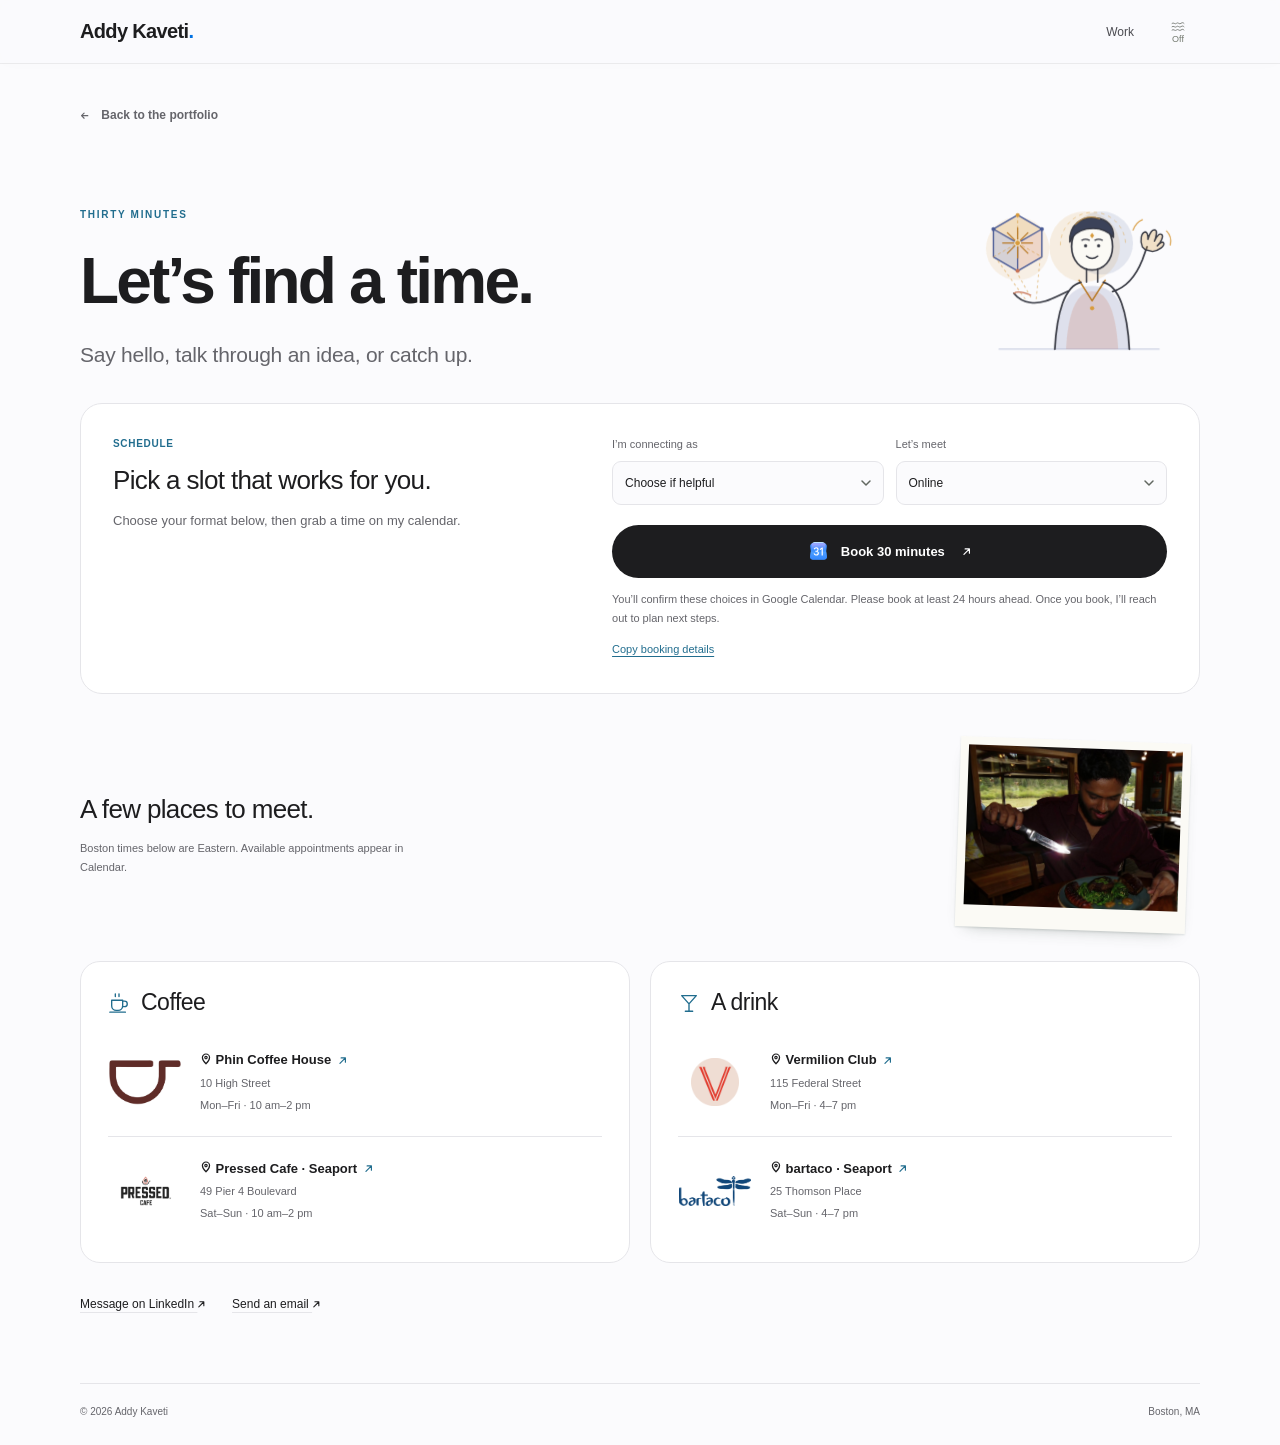
<file: meet.html>
<!doctype html>
<html lang="en">
<head>
  <meta charset="utf-8">
  <meta name="viewport" content="width=device-width, initial-scale=1">
  <meta name="robots" content="noai, noimageai">
  <title>Book 30 minutes | Addy Kaveti</title>
  <meta name="description" content="Book 30 minutes with Addy Kaveti. Meet online, or for coffee or a drink in Boston.">
  <link rel="canonical" href="https://adrkv.github.io/meet.html">
  <meta property="og:title" content="Book 30 minutes | Addy Kaveti">
  <meta property="og:description" content="Online or in Boston. Find a time to connect.">
  <meta property="og:type" content="website">
  <meta property="og:url" content="https://adrkv.github.io/meet.html">
  <link rel="icon" type="image/svg+xml" href="assets/addy-icon.svg">
  <link rel="stylesheet" href="site-78f1ac0d33.css">
  <script src="site-19f9127430.js" defer></script>
  <script src="water-sound.js?v=20261014-pw" data-src="world-assets/v5/water-flow-loop.m4a" data-music="world-assets/v5/cottonwood-waltz.m4a" data-music-volume="0.05" data-music-credit="Music: Cottonwood Waltz, made for this site · Piano recordings: Salamander Grand Piano by Alexander Holm, CC BY 3.0" defer></script>
</head>
<body>
  <a class="skip" href="#main">Skip to content</a>
  <header class="header"><a class="brand" href="/" aria-label="Addy Kaveti home">Addy Kaveti<span aria-hidden="true">.</span></a><nav aria-label="Main navigation"><a href="/#work">Work</a></nav></header>
  <main id="main" class="meet-main wrap">
    <a class="back-link" href="/#contact"><span aria-hidden="true"><svg class="ui-arrow" width="0.78em" height="0.78em" viewBox="0 0 12 12" fill="none" stroke="currentColor" stroke-width="1.5" stroke-linecap="round" stroke-linejoin="round" focusable="false"><path d="M10 6H2M5.25 2.75L2 6L5.25 9.25"/></svg></span> Back to the portfolio</a>
    <div class="meet-hero">
      <header class="meet-heading">
        <p class="eyebrow" id="meet-eyebrow">THIRTY MINUTES</p>
        <h1 id="meet-title">Let’s find a time.</h1>
        <p class="article-summary" id="meet-summary">Talk work, ask questions, or catch up.</p>
      </header>

      <aside class="persona-stage" aria-hidden="true">
        <svg class="persona-character" viewBox="0 0 260 210" fill="none" stroke="#363842" stroke-linecap="round" stroke-linejoin="round">
          <g class="persona-prop is-active" data-persona-prop="default">
            <circle cx="136" cy="76" r="38" fill="#d89b3c" fill-opacity="0.14" stroke="none"/>
            <circle cx="154" cy="72" r="34" fill="#4a5b96" fill-opacity="0.13" stroke="none"/>
            <ellipse cx="64" cy="78" rx="34" ry="34" fill="#d89b3c" fill-opacity="0.12" stroke="none"/>
            <path d="M110 74 A35 35 0 1 1 180 74" stroke="#d89b3c" stroke-width="1" stroke-opacity="0.48" stroke-dasharray="3 5"/>
            <path d="M44 186 H216" stroke="#4a5b96" stroke-width="1.3" stroke-opacity="0.32"/>

            <g class="ether-float">
              <polygon points="64,42 90,57 64,72 38,57" fill="#d89b3c" fill-opacity="0.22" stroke="none"/>
              <polygon points="38,57 64,72 64,102 38,87" fill="#4a5b96" fill-opacity="0.20" stroke="none"/>
              <polygon points="90,57 64,72 64,102 90,87" fill="#c87456" fill-opacity="0.20" stroke="none"/>
              <polygon points="64,42 90,57 90,87 64,102 38,87 38,57" stroke="#4a5b96" stroke-width="1.5"/>
              <path d="M38 57 L64 72 L90 57 M64 72 V102" stroke="#4a5b96" stroke-width="1.35"/>
              <path d="M64 42 V72 M38 87 L64 72 L90 87" stroke="#d89b3c" stroke-width="1" stroke-opacity="0.65" stroke-dasharray="2.5 3.5"/>
              <g class="ether-spin" style="transform-origin: 64px 72px">
                <path d="M64 56 V88 M48 72 H80 M53 61 L75 83 M75 61 L53 83" stroke="#b87924" stroke-width="1.35"/>
                <circle cx="64" cy="72" r="3.2" fill="#d89b3c" stroke="#fbfaf5" stroke-width="1"/>
              </g>
              <circle cx="64" cy="42" r="2.2" fill="#d89b3c" stroke="none"/>
              <circle cx="90" cy="57" r="2.2" fill="#4a5b96" stroke="none"/>
              <circle cx="38" cy="57" r="2.2" fill="#4a5b96" stroke="none"/>
              <circle cx="64" cy="102" r="2.2" fill="#c87456" stroke="none"/>
            </g>

            <path d="M72 132 L42 90 M78 130 L64 105 M84 132 L88 90" stroke="#d89b3c" stroke-width="1.1" stroke-opacity="0.55" stroke-dasharray="2 4"/>

            <path d="M104 186 C106 144 116 118 144 118 C172 118 182 144 184 186 Z" fill="#4a5b96" fill-opacity="0.16" stroke="none"/>
            <path d="M116 186 C118 150 126 124 144 124 C162 124 170 150 172 186 Z" fill="#c87456" fill-opacity="0.22" stroke="none"/>

            <path d="M118 124 C104 130 92 138 78 136 C70 135 64 131 60 126" stroke-width="1.8"/>
            <path d="M60 126 C64 123 71 125 78 128" stroke="#c87456" stroke-width="1.4"/>

            <path d="M122 76 C122 59 132 49 144 49 C156 49 166 59 166 76 C166 91 156 101 144 101 C132 101 122 91 122 76 Z" fill="#fbfaf5" stroke-width="1.75"/>
            <path d="M120 71 C119 52 133 43 148 45 C160 46 168 54 167 66 C160 58 150 55 138 57 C129 59 123 64 120 71 Z" fill="#3b4259" stroke-width="1.5"/>
            <path d="M126 52 Q138 40 152 46" stroke="#d89b3c" stroke-width="1.2" stroke-opacity="0.7"/>
            <polygon points="144,61 146.2,64 144,67 141.8,64" fill="#d89b3c" stroke="none"/>
            <g class="char-eyes">
              <circle cx="137" cy="75" r="1.7" fill="#363842" stroke="none"/>
              <circle cx="151" cy="75" r="1.7" fill="#363842" stroke="none"/>
              <path d="M133 69 Q137 67 141 69 M147 69 Q151 67 155 69" stroke-width="1.25"/>
            </g>
            <path d="M138 86 Q144 91 150 86" stroke-width="1.6"/>

            <path d="M138 100 V114 M150 100 V114" stroke-width="1.6"/>
            <path d="M130 112 L144 134 L158 112" stroke="#b87924" stroke-width="1.65"/>
            <circle cx="144" cy="142" r="2.3" fill="#d89b3c" stroke="none"/>
            <path d="M104 186 C106 146 115 118 132 114 M156 114 C173 118 182 146 184 186" stroke-width="1.85"/>

            <g class="wave-arm">
              <path d="M166 124 C180 120 190 110 198 90 L203 76" stroke-width="1.85"/>
              <path d="M198 76 C195 68 197 61 201 60 C203 60 204 64 204 68 C206 60 209 57 212 58 C214 59 213 65 211 70 C214 63 217 61 219 63 C221 65 218 71 214 75 C217 71 220 70 221 72 C222 75 216 80 209 81 L201 79 Z" fill="#d89b3c" fill-opacity="0.28" stroke-width="1.5"/>
              <path class="wave-lines" d="M188 58 Q191 50 198 47 M224 59 Q230 65 228 74" stroke="#d89b3c" stroke-width="1.35" stroke-opacity="0.85"/>
            </g>
          </g>

          <g class="persona-prop" data-persona-prop="teams">
            <circle cx="146" cy="76" r="38" fill="#2d7a76" fill-opacity="0.14" stroke="none"/>
            <ellipse cx="64" cy="86" rx="34" ry="48" fill="#694e8a" fill-opacity="0.11" stroke="none"/>
            <circle cx="64" cy="52" r="20" fill="#cf983a" fill-opacity="0.16" stroke="none"/>
            <path d="M44 186 H216" stroke="#2d7a76" stroke-width="1.3" stroke-opacity="0.32"/>

            <g class="ether-float">
              <g stroke="#2d7a76" stroke-width="1.2" stroke-opacity="0.62">
                <path d="M44 58 V110 M84 58 V110 M64 42 V136"/>
                <path d="M64 42 L44 58 L84 58 Z"/>
                <path d="M44 58 L64 84 L84 58"/>
                <path d="M44 84 H84 M44 84 L64 118 L84 84"/>
                <path d="M44 58 L64 118 M84 58 L64 118"/>
                <path d="M44 110 H84 M44 110 L64 84 L84 110"/>
                <path d="M44 110 L64 136 L84 110"/>
              </g>
              <path d="M64 26 C57 30 59 36 64 38 C69 36 71 30 64 26 Z M56 42 C55 35 60 32 64 38 C66 43 60 46 56 42 Z M72 42 C73 35 68 32 64 38 C62 43 68 46 72 42 Z" stroke="#cf983a" stroke-width="1.25" fill="#cf983a" fill-opacity="0.15"/>
              <circle cx="64" cy="42" r="4.2" fill="#cf983a" stroke="#fbfaf5" stroke-width="1.1"/>
              <circle cx="84" cy="58" r="3.6" fill="#2d7a76" stroke="#fbfaf5" stroke-width="1"/>
              <circle cx="44" cy="58" r="3.6" fill="#694e8a" stroke="#fbfaf5" stroke-width="1"/>
              <circle cx="84" cy="84" r="3.6" fill="#cf983a" stroke="#fbfaf5" stroke-width="1"/>
              <circle cx="44" cy="84" r="3.6" fill="#c87456" stroke="#fbfaf5" stroke-width="1"/>
              <circle cx="64" cy="84" r="4.5" fill="#cf983a" stroke="#363842" stroke-width="1.2"/>
              <circle cx="84" cy="110" r="3.5" fill="#2d7a76" stroke="#fbfaf5" stroke-width="1"/>
              <circle cx="44" cy="110" r="3.5" fill="#694e8a" stroke="#fbfaf5" stroke-width="1"/>
              <circle cx="64" cy="118" r="3.6" fill="#694e8a" stroke="#fbfaf5" stroke-width="1"/>
              <circle cx="64" cy="136" r="3.8" fill="#2d7a76" stroke="#fbfaf5" stroke-width="1.1"/>
            </g>

            <path d="M104 186 C106 142 116 116 146 116 C176 116 186 142 188 186 Z" fill="#2d7a76" fill-opacity="0.20" stroke="none"/>
            <path d="M126 118 L146 186 L166 118 Z" fill="#cf983a" fill-opacity="0.18" stroke="none"/>

            <path d="M118 124 C102 126 90 122 78 114" stroke-width="1.8"/>
            <path d="M78 114 C73 111 70 107 72 104 C75 103 80 107 83 111" fill="#cf983a" fill-opacity="0.25" stroke-width="1.45"/>

            <path d="M124 76 C124 59 134 49 146 49 C158 49 168 59 168 76 C168 91 158 101 146 101 C134 101 124 91 124 76 Z" fill="#fbfaf5" stroke-width="1.75"/>
            <path d="M123 68 C122 48 137 40 154 43 C164 45 170 53 168 66 C162 56 151 53 137 55 C130 56 125 61 123 68 Z" fill="#2c3539" stroke-width="1.5"/>
            <path d="M132 48 C142 44 154 45 162 51" stroke="#2d7a76" stroke-width="1.6"/>
            <circle cx="146" cy="61" r="1.9" fill="#cf983a" stroke="none"/>
            <circle cx="138" cy="75" r="5.8" fill="#cf983a" fill-opacity="0.10" stroke="#b5832e" stroke-width="1.35"/>
            <circle cx="154" cy="75" r="5.8" fill="#cf983a" fill-opacity="0.10" stroke="#b5832e" stroke-width="1.35"/>
            <path d="M143.8 75 H148.2 M125 73 L132.2 74.5 M159.8 74.5 L167 73" stroke="#b5832e" stroke-width="1.25"/>
            <g class="char-eyes">
              <circle cx="138" cy="75" r="1.6" fill="#363842" stroke="none"/>
              <circle cx="154" cy="75" r="1.6" fill="#363842" stroke="none"/>
            </g>
            <path d="M140 87 Q146 91 152 87" stroke-width="1.6"/>

            <path d="M140 100 V114 M152 100 V114" stroke-width="1.6"/>
            <path d="M128 110 L146 122 L164 110 L160 128 L146 142 L132 128 Z" fill="#694e8a" fill-opacity="0.16" stroke-width="1.55"/>
            <path d="M146 122 V186" stroke="#cf983a" stroke-width="1.3" stroke-opacity="0.75"/>
            <path d="M104 186 C106 144 115 117 132 113 M160 113 C177 117 186 144 188 186" stroke-width="1.85"/>

            <g class="wave-arm">
              <path d="M168 124 C182 120 192 110 200 90 L205 76" stroke-width="1.85"/>
              <path d="M200 76 C197 68 199 61 203 60 C205 60 206 64 206 68 C208 60 211 57 214 58 C216 59 215 65 213 70 C216 63 219 61 221 63 C223 65 220 71 216 75 C219 71 222 70 223 72 C224 75 218 80 211 81 L203 79 Z" fill="#2d7a76" fill-opacity="0.24" stroke-width="1.5"/>
              <path class="wave-lines" d="M190 58 Q193 50 200 47 M226 59 Q232 65 230 74" stroke="#cf983a" stroke-width="1.35" stroke-opacity="0.85"/>
            </g>
          </g>

          <g class="persona-prop" data-persona-prop="recruiters">
            <circle cx="146" cy="76" r="42" fill="#386296" fill-opacity="0.13" stroke="none"/>
            <circle cx="62" cy="74" r="32" fill="#d49b3e" fill-opacity="0.15" stroke="none"/>
            <circle cx="146" cy="76" r="28" fill="#bf6e60" fill-opacity="0.10" stroke="none"/>
            <g class="ether-spin" style="transform-origin: 146px 76px">
              <circle cx="146" cy="76" r="39" stroke="#d49b3e" stroke-width="1" stroke-opacity="0.45" stroke-dasharray="4 6"/>
              <path d="M146 33 V39 M146 113 V119 M103 76 H109 M183 76 H189" stroke="#d49b3e" stroke-width="1.2" stroke-opacity="0.6"/>
            </g>
            <path d="M44 186 H216" stroke="#386296" stroke-width="1.3" stroke-opacity="0.32"/>

            <g class="ether-float">
              <circle cx="62" cy="74" r="24" fill="#fbfaf5" fill-opacity="0.65" stroke="#386296" stroke-width="1.5"/>
              <circle cx="62" cy="74" r="18" stroke="#d49b3e" stroke-width="1" stroke-dasharray="3 4"/>
              <path d="M36 74 A26 26 0 0 1 62 48" stroke="#bf6e60" stroke-width="1.5"/>
              <polygon points="62,52 67,69 84,74 67,79 62,96 57,79 40,74 57,69" fill="#d49b3e" fill-opacity="0.28" stroke="#386296" stroke-width="1.35"/>
              <polygon points="62,56 65,71 62,74 59,71" fill="#bf6e60" stroke="none"/>
              <circle cx="62" cy="74" r="3" fill="#d49b3e" stroke="#363842" stroke-width="1.1"/>
              <path d="M62 45 V49 M62 99 V103 M33 74 H37 M87 74 H91" stroke="#386296" stroke-width="1.3"/>
            </g>

            <path d="M142 62 Q104 56 66 72" stroke="#d49b3e" stroke-width="1.2" stroke-opacity="0.7" stroke-dasharray="2.5 4"/>

            <path d="M117 68 C114 86 114 104 120 116 L172 116 C178 104 178 86 175 68 Z" fill="#323846" stroke-width="1.4"/>

            <path d="M102 186 C105 142 116 116 146 116 C176 116 187 142 190 186 Z" fill="#386296" fill-opacity="0.19" stroke="none"/>
            <path d="M124 116 L146 154 L168 116 L176 186 H116 Z" fill="#bf6e60" fill-opacity="0.18" stroke="none"/>

            <path d="M118 124 C104 130 92 134 78 130" stroke-width="1.8"/>
            <rect x="52" y="116" width="26" height="32" rx="3" transform="rotate(-10 65 132)" fill="#fbfaf5" stroke="#386296" stroke-width="1.45"/>
            <path d="M57 124 L71 121.5 M58 130 L72 127.5 M59 136 L68 134.5" stroke="#d49b3e" stroke-width="1.3"/>

            <path d="M124 76 C124 59 134 49 146 49 C158 49 168 59 168 76 C168 91 158 101 146 101 C134 101 124 91 124 76 Z" fill="#fbfaf5" stroke-width="1.75"/>
            <path d="M122 72 C122 51 135 43 150 45 C162 46 170 55 170 70 C163 59 154 55 142 56 C132 57 125 63 122 72 Z" fill="#323846" stroke-width="1.45"/>
            <path d="M140 62 Q146 58 152 62 Q146 65 140 62 Z" fill="#d49b3e" fill-opacity="0.35" stroke="#b5832e" stroke-width="1.1"/>
            <circle cx="146" cy="61.5" r="1.3" fill="#386296" stroke="none"/>
            <path d="M161 56 V62 M158 59 H164" stroke="#d49b3e" stroke-width="1.3"/>

            <g class="char-eyes">
              <circle cx="138" cy="75" r="1.7" fill="#363842" stroke="none"/>
              <circle cx="154" cy="75" r="1.7" fill="#363842" stroke="none"/>
              <path d="M134 69 Q138 67 142 69 M150 69 Q154 67 158 69" stroke-width="1.25"/>
            </g>
            <path d="M140 86 Q146 90.5 152 86" stroke-width="1.6"/>

            <path d="M140 100 V114 M152 100 V114" stroke-width="1.6"/>
            <path d="M126 114 L146 146 L166 114" stroke-width="1.65"/>
            <path d="M120 122 L136 144 M172 122 L156 144" stroke="#386296" stroke-width="1.4"/>
            <circle cx="159" cy="132" r="2.3" fill="#d49b3e" stroke="none"/>
            <path d="M102 186 C105 144 115 117 132 113 M160 113 C177 117 187 144 190 186" stroke-width="1.85"/>

            <g class="wave-arm">
              <path d="M168 124 C182 120 192 110 200 90 L205 76" stroke-width="1.85"/>
              <path d="M200 76 C197 68 199 61 203 60 C205 60 206 64 206 68 C208 60 211 57 214 58 C216 59 215 65 213 70 C216 63 219 61 221 63 C223 65 220 71 216 75 C219 71 222 70 223 72 C224 75 218 80 211 81 L203 79 Z" fill="#bf6e60" fill-opacity="0.25" stroke-width="1.5"/>
              <path class="wave-lines" d="M190 58 Q193 50 200 47 M226 59 Q232 65 230 74" stroke="#d49b3e" stroke-width="1.35" stroke-opacity="0.85"/>
            </g>
          </g>

          <g class="persona-prop" data-persona-prop="nyu">
            <circle cx="146" cy="76" r="38" fill="#7b3fe4" fill-opacity="0.15" stroke="none"/>
            <ellipse cx="64" cy="78" rx="32" ry="42" fill="#57068c" fill-opacity="0.14" stroke="none"/>
            <circle cx="64" cy="66" r="22" fill="#d8a13f" fill-opacity="0.18" stroke="none"/>
            <path d="M44 186 H216" stroke="#57068c" stroke-width="1.3" stroke-opacity="0.32"/>

            <g stroke="#57068c" stroke-opacity="0.36" stroke-width="1.2">
              <path d="M38 142 V58 C38 40 50 30 64 30 C78 30 90 40 90 58 V142"/>
              <path d="M34 58 H94"/>
              <circle cx="44" cy="46" r="4" fill="#d8a13f" fill-opacity="0.35"/>
              <path d="M84 42 A4.5 4.5 0 1 0 84 51 A3.5 3.5 0 1 1 84 42 Z" fill="#7b3fe4" fill-opacity="0.35"/>
            </g>

            <g class="ether-float">
              <path d="M64 38 C46 54 46 74 56 86 C62 92 70 92 74 84 C82 72 78 52 64 38 Z" fill="#6b1ec7" fill-opacity="0.28" stroke="#57068c" stroke-width="1.5"/>
              <path d="M64 50 C55 62 56 76 63 84 C69 78 72 64 64 50 Z" fill="#d8a13f" fill-opacity="0.45" stroke="#b5832e" stroke-width="1.3"/>
              <path d="M64 24 V34 M59 29 H69 M60.5 25.5 L67.5 32.5 M67.5 25.5 L60.5 32.5" stroke="#d8a13f" stroke-width="1.3"/>
              <path d="M50 88 H78 L72 96 H56 Z" fill="#d8a13f" fill-opacity="0.32" stroke="#57068c" stroke-width="1.5"/>
              <path d="M58 96 L61 124 H67 L70 96" fill="#fbfaf5" stroke="#57068c" stroke-width="1.5"/>
            </g>

            <path d="M104 186 C106 144 116 116 146 116 C176 116 186 144 188 186 Z" fill="#7b3fe4" fill-opacity="0.14" stroke="none"/>
            <path d="M122 114 L134 186 H120 L114 122 Z M170 114 L158 186 H172 L178 122 Z" fill="#57068c" fill-opacity="0.30" stroke="none"/>

            <path d="M118 124 C102 126 84 124 68 114" stroke-width="1.8"/>

            <path d="M124 76 C124 59 134 49 146 49 C158 49 168 59 168 76 C168 91 158 101 146 101 C134 101 124 91 124 76 Z" fill="#fbfaf5" stroke-width="1.75"/>
            <path d="M120 72 C116 64 119 54 126 50 C129 42 139 39 147 42 C155 39 165 43 167 51 C174 56 175 65 170 72 C165 62 157 56 146 56 C135 56 125 62 120 72 Z" fill="#342645" stroke-width="1.5"/>
            <circle cx="146" cy="62" r="2" fill="#7b3fe4" stroke="none"/>
            <circle cx="146" cy="62" r="3.8" stroke="#d8a13f" stroke-width="1" stroke-opacity="0.75"/>

            <g class="char-eyes">
              <circle cx="138" cy="75" r="1.7" fill="#363842" stroke="none"/>
              <circle cx="154" cy="75" r="1.7" fill="#363842" stroke="none"/>
              <path d="M134 69 Q138 67 142 69 M150 69 Q154 67 158 69" stroke-width="1.25"/>
            </g>
            <path d="M139 86 Q146 92 153 86" stroke-width="1.6"/>

            <path d="M140 100 V114 M152 100 V114" stroke-width="1.6"/>
            <path d="M124 113 L134 186 M168 113 L158 186" stroke="#57068c" stroke-width="1.7"/>
            <path d="M128 114 L146 138 L164 114" stroke="#d8a13f" stroke-width="1.6"/>
            <path d="M104 186 C106 144 115 117 132 113 M160 113 C177 117 186 144 188 186" stroke-width="1.85"/>

            <g class="wave-arm">
              <path d="M168 124 C182 120 192 110 200 90 L205 76" stroke-width="1.85"/>
              <path d="M200 76 C197 68 199 61 203 60 C205 60 206 64 206 68 C208 60 211 57 214 58 C216 59 215 65 213 70 C216 63 219 61 221 63 C223 65 220 71 216 75 C219 71 222 70 223 72 C224 75 218 80 211 81 L203 79 Z" fill="#7b3fe4" fill-opacity="0.25" stroke-width="1.5"/>
              <path class="wave-lines" d="M190 58 Q193 50 200 47 M226 59 Q232 65 230 74" stroke="#7b3fe4" stroke-width="1.35" stroke-opacity="0.85"/>
            </g>
          </g>

          <g class="persona-prop" data-persona-prop="early-career">
            <circle cx="136" cy="76" r="36" fill="#dfab46" fill-opacity="0.15" stroke="none"/>
            <circle cx="158" cy="76" r="34" fill="#54669c" fill-opacity="0.14" stroke="none"/>
            <ellipse cx="64" cy="84" rx="34" ry="44" fill="#648c74" fill-opacity="0.14" stroke="none"/>
            <path d="M44 186 H216" stroke="#648c74" stroke-width="1.3" stroke-opacity="0.35"/>

            <g class="ether-float">
              <path d="M38 124 V74 C38 54 52 40 64 32 C76 40 90 54 90 74 V124" fill="#dfab46" fill-opacity="0.12" stroke="#54669c" stroke-width="1.6"/>
              <path d="M34 124 H50 V113 H64 V102 H78 V91 H90" stroke="#cc7262" stroke-width="1.6"/>
              <path d="M52 62 A7 7 0 1 0 52 76 A5.5 5.5 0 1 1 52 62 Z" fill="#54669c" fill-opacity="0.45" stroke="#54669c" stroke-width="1.2"/>
              <circle cx="76" cy="69" r="5.5" fill="#dfab46" fill-opacity="0.55" stroke="#b5832e" stroke-width="1.2"/>
              <path d="M76 60 V62 M76 76 V78 M67 69 H69 M83 69 H85" stroke="#b5832e" stroke-width="1.15"/>
              <path d="M64 42 V54 M58 48 H70 M60 44 L68 52 M68 44 L60 52" stroke="#dfab46" stroke-width="1.35"/>
              <path d="M64 100 C58 92 70 84 64 76 C58 68 70 60 64 54" stroke="#648c74" stroke-width="1.2" stroke-opacity="0.75"/>
            </g>

            <path d="M104 186 C106 144 116 116 146 116 C176 116 186 144 188 186 Z" fill="#648c74" fill-opacity="0.18" stroke="none"/>
            <path d="M118 118 C130 136 162 136 174 118 L180 156 H112 Z" fill="#cc7262" fill-opacity="0.18" stroke="none"/>

            <path d="M118 124 C104 128 92 126 80 118" stroke-width="1.8"/>
            <path d="M80 118 L73 113 M80 118 L74 121" stroke="#cc7262" stroke-width="1.5"/>

            <path d="M124 76 C124 59 134 49 146 49 C158 49 168 59 168 76 C168 91 158 101 146 101 C134 101 124 91 124 76 Z" fill="#fbfaf5" stroke-width="1.75"/>
            <path d="M123 68 C124 50 135 43 146 44 C157 43 168 50 169 68 C162 58 154 54 146 56 C138 54 130 58 123 68 Z" fill="#3d3532" stroke-width="1.45"/>
            <path d="M125 63 Q146 58 167 63" stroke="#dfab46" stroke-width="1.6"/>
            <circle cx="146" cy="60.5" r="2.3" fill="#cc7262" stroke="#dfab46" stroke-width="1"/>

            <g class="char-eyes">
              <circle cx="138" cy="75" r="1.7" fill="#363842" stroke="none"/>
              <circle cx="154" cy="75" r="1.7" fill="#363842" stroke="none"/>
              <path d="M134 69 Q138 67 142 69 M150 69 Q154 67 158 69" stroke-width="1.25"/>
            </g>
            <path d="M139 86 Q146 92 153 86" stroke-width="1.6"/>

            <path d="M140 100 V114 M152 100 V114" stroke-width="1.6"/>
            <path d="M122 116 Q146 136 170 116" stroke="#dfab46" stroke-width="1.65"/>
            <circle cx="136" cy="132" r="2.2" fill="#dfab46" stroke="none"/>
            <circle cx="156" cy="132" r="2.2" fill="#54669c" stroke="none"/>
            <path d="M104 186 C106 144 115 117 132 113 M160 113 C177 117 186 144 188 186" stroke-width="1.85"/>

            <g class="wave-arm">
              <path d="M168 124 C182 120 192 110 200 90 L205 76" stroke-width="1.85"/>
              <path d="M200 76 C197 68 199 61 203 60 C205 60 206 64 206 68 C208 60 211 57 214 58 C216 59 215 65 213 70 C216 63 219 61 221 63 C223 65 220 71 216 75 C219 71 222 70 223 72 C224 75 218 80 211 81 L203 79 Z" fill="#dfab46" fill-opacity="0.28" stroke-width="1.5"/>
              <path class="wave-lines" d="M190 58 Q193 50 200 47 M226 59 Q232 65 230 74" stroke="#cc7262" stroke-width="1.35" stroke-opacity="0.85"/>
            </g>
          </g>
        </svg>
      </aside>
    </div>

    <section class="booking-start" aria-labelledby="booking-title">
      <svg class="meet-card-ether" viewBox="0 0 1000 320" preserveAspectRatio="xMidYMid slice" fill="none" aria-hidden="true" focusable="false"><defs><radialGradient id="meet-card-brush" cx="50%" cy="50%" r="50%"><stop offset="0%" stop-color="#fff" stop-opacity="1"/><stop offset="58%" stop-color="#fff" stop-opacity="0.78"/><stop offset="100%" stop-color="#000" stop-opacity="0"/></radialGradient><mask id="meet-card-mask" maskUnits="userSpaceOnUse" x="-100" y="-100" width="1200" height="520"><rect x="-100" y="-100" width="1200" height="520" fill="#000"/><circle id="meet-card-mask-trail" cx="680" cy="160" r="0" fill="url(#meet-card-brush)" opacity="0.58"/><circle id="meet-card-mask-main" cx="680" cy="160" r="0" fill="url(#meet-card-brush)"/></mask></defs><g mask="url(#meet-card-mask)" stroke="#987341" stroke-linecap="round" stroke-linejoin="round"><g stroke-opacity="0.26" stroke-width="1"><line x1="0" y1="160" x2="1000" y2="160" stroke-dasharray="3 7"/><line x1="210" y1="0" x2="210" y2="320" stroke-dasharray="3 7"/><line x1="680" y1="0" x2="680" y2="320" stroke-dasharray="3 7"/><path d="M210 160 L680 42 L890 160 L680 278 Z" stroke-dasharray="4 6"/><path d="M84 56 L210 160 L84 264 M210 160 L680 160" stroke-dasharray="5 5"/></g><g transform="translate(210 160)" stroke-opacity="0.32"><circle r="94" stroke-width="1.05" stroke-dasharray="4 6"/><circle r="58" stroke-width="1"/><polygon points="0,-58 50,29 -50,29" stroke-width="0.95"/><polygon points="0,58 50,-29 -50,-29" stroke-width="0.95"/><circle r="3.5" fill="#987341" stroke="none"/></g><g class="meet-astrolabe" transform="translate(680 160)"><path d="M0 0 L0 -128 A128 128 0 0 1 110.85 64 Z" fill="#b58946" fill-opacity="0.06" stroke="none"/><circle r="128" stroke-width="1.15" stroke-opacity="0.38"/><circle r="96" stroke-width="1" stroke-opacity="0.3" stroke-dasharray="5 6"/><circle r="62" stroke-width="1.05" stroke-opacity="0.34"/><ellipse rx="146" ry="52" transform="rotate(-18)" stroke-width="1" stroke-opacity="0.28" stroke-dasharray="4 6"/><ellipse rx="146" ry="52" transform="rotate(32)" stroke-width="0.95" stroke-opacity="0.24"/><path d="M0 -136 L0 -120 M0 120 L0 136 M-136 0 L-120 0 M120 0 L136 0 M-96 -96 L-84 -84 M84 84 L96 96 M96 -96 L84 -84 M-84 84 L-96 96" stroke-width="1.15" stroke-opacity="0.42"/><g class="meet-chaos-star"><path d="M-38 0 L38 0 M0 -38 L0 38 M-27 -27 L27 27 M-27 27 L27 -27" stroke-width="1.25" stroke-opacity="0.52"/><path d="M31 -5 L38 0 L31 5 M-31 -5 L-38 0 L-31 5 M-5 -31 L0 -38 L5 -31 M-5 31 L0 38 L5 31 M20 -27 L27 -27 L27 -20 M-20 27 L-27 27 L-27 20 M-27 -20 L-27 -27 L-20 -27 M20 27 L27 27 L27 20" stroke-width="1.2" stroke-opacity="0.52"/><circle r="11" stroke-width="1.05" stroke-opacity="0.46"/></g></g></g></svg>
      <div class="booking-intro"><span class="step-label" id="booking-step-label">HOW WE MEET</span><h2 id="booking-title">Book 30 minutes.</h2><p id="booking-body">Online, or over coffee or a drink in Boston.</p></div>
      <div class="booking-plan">
        <div class="booking-choices">
          <label for="meeting-audience">I’m connecting as<select id="meeting-audience"><option value="">Choose if helpful</option><option value="teams">Teams &amp; collaborators</option><option value="recruiters">Recruiters</option><option value="nyu">NYU community</option><option value="early-career">Early-career professionals</option></select></label>
          <label for="meeting-place">Let’s meet<select id="meeting-place"><option value="online">Online</option><option value="coffee-phin">Coffee · Phin, weekdays</option><option value="coffee-pressed">Coffee · Pressed, weekends</option><option value="drinks-vermilion">Drinks · Vermilion, weekdays</option><option value="drinks-bartaco">Drinks · bartaco, weekends</option></select></label>
        </div>
        <a class="booking-button" href="https://calendar.google.com/calendar/u/0/appointments/schedules/AcZssZ10cOtRvl2iHXLO6InFeF30VmdCEenGlIdnkjO6IYtSpfH1YDUJwevSXZmbpFHZE1kztw8oLJQ1" target="_blank" rel="noopener noreferrer" aria-label="Book 30 minutes with Addy on Google Calendar (opens in a new tab)"><img src="assets/google-calendar.svg" width="21" height="21" alt=""><span id="booking-button-label">Book 30 minutes</span><span aria-hidden="true"><svg class="ui-arrow" width="0.72em" height="0.72em" viewBox="0 0 12 12" fill="none" stroke="currentColor" stroke-width="1.5" stroke-linecap="round" stroke-linejoin="round" focusable="false"><path d="M2.5 9.5L9.5 2.5M4 2.5H9.5V8"/></svg></span></a>
        <p class="booking-note" id="booking-note">You’ll confirm these choices in Google Calendar. Please book at least 24 hours ahead. Once you book, I’ll reach out to plan next steps.</p>
        <div class="booking-copy"><button type="button" id="copy-booking-details" hidden>Copy booking details</button><span id="booking-copy-status" role="status" aria-live="polite"></span></div>
        <p class="booking-details-fallback" id="booking-details-fallback" hidden></p>
      </div>
    </section>

    <section class="meeting-places" id="places" aria-labelledby="places-title">
      <div class="meeting-places-intro">
        <div class="meet-section-heading"><h2 id="places-title">A few places to meet.</h2><p>Boston times below are Eastern. Available appointments appear in Calendar.</p></div>
        <figure class="meeting-paper-photo"><img src="assets/dining-original.jpeg" alt="Addy enjoying a meal at a restaurant." width="1263" height="947" loading="lazy" decoding="async"><svg class="meet-photo-ether" viewBox="0 0 1263 947" fill="none" aria-hidden="true" focusable="false"><defs><radialGradient id="meet-photo-brush" cx="50%" cy="50%" r="50%"><stop offset="0%" stop-color="#fff" stop-opacity="1"/><stop offset="56%" stop-color="#fff" stop-opacity="0.82"/><stop offset="100%" stop-color="#000" stop-opacity="0"/></radialGradient><radialGradient id="meet-bulb-halo" cx="50%" cy="50%" r="50%"><stop offset="0%" stop-color="#fff9e2" stop-opacity="0.96"/><stop offset="28%" stop-color="#f4c974" stop-opacity="0.68"/><stop offset="65%" stop-color="#b58946" stop-opacity="0.24"/><stop offset="100%" stop-color="#987341" stop-opacity="0"/></radialGradient><mask id="meet-photo-mask" maskUnits="userSpaceOnUse" x="-200" y="-200" width="1663" height="1347"><rect x="-200" y="-200" width="1663" height="1347" fill="#000"/><circle id="meet-photo-mask-trail" cx="571" cy="627" r="0" fill="url(#meet-photo-brush)" opacity="0.6"/><circle id="meet-photo-mask-main" cx="571" cy="627" r="0" fill="url(#meet-photo-brush)"/></mask></defs><g mask="url(#meet-photo-mask)"><g stroke="#d8b577" stroke-linecap="round" stroke-linejoin="round"><ellipse cx="632" cy="251" rx="240" ry="82" transform="rotate(-12 632 251)" stroke-width="1.35" stroke-opacity="0.54" stroke-dasharray="6 8"/><circle cx="632" cy="251" r="176" stroke-width="1.2" stroke-opacity="0.46"/><path d="M191 198 L259 118 L632 251 L1032 50 M249 184 L571 627 L657 862 L1032 50 M358 514 L571 627 L732 714" stroke-width="1.25" stroke-opacity="0.56" stroke-dasharray="4 6"/><g transform="translate(657 862)"><ellipse rx="236" ry="86" stroke-width="1.3" stroke-opacity="0.54" stroke-dasharray="5 6"/><ellipse rx="172" ry="62" stroke-width="1.15" stroke-opacity="0.44"/><polygon points="0,-62 148,31 -148,31" stroke-width="1.1" stroke-opacity="0.46"/><polygon points="0,62 148,-31 -148,-31" stroke-width="1.1" stroke-opacity="0.46"/></g><g class="meet-chaos-star" transform="translate(571 627)"><circle r="110" fill="url(#meet-bulb-halo)" stroke="none"/><circle r="54" stroke-width="1.3" stroke-opacity="0.62"/><circle r="18" stroke-width="1.35" stroke-opacity="0.76"/><path d="M-68 0 L68 0 M0 -68 L0 68 M-48 -48 L48 48 M-48 48 L48 -48" stroke="#fff7dc" stroke-width="1.65" stroke-opacity="0.88"/><path d="M56 -8 L68 0 L56 8 M-56 -8 L-68 0 L-56 8 M-8 -56 L0 -68 L8 -56 M-8 56 L0 68 L8 56 M37 -48 L48 -48 L48 -37 M-37 48 L-48 48 L-48 37 M-48 -37 L-48 -48 L-37 -48 M37 48 L48 48 L48 37" stroke="#fff7dc" stroke-width="1.5" stroke-opacity="0.86"/></g></g><g class="meet-photo-bulbs"><g transform="translate(1032 50)"><circle r="68" fill="url(#meet-bulb-halo)"/><circle r="9" fill="#fff9e6" fill-opacity="0.94"/><path d="M-22 0 L22 0 M0 -22 L0 22 M-11 -11 L11 11 M-11 11 L11 -11" stroke="#fff7dc" stroke-width="1.3" stroke-opacity="0.78"/></g><g transform="translate(1043 23)"><circle r="56" fill="url(#meet-bulb-halo)"/><circle r="7.5" fill="#fff9e6" fill-opacity="0.9"/><path d="M-16 0 L16 0 M0 -16 L0 16" stroke="#fff7dc" stroke-width="1.2" stroke-opacity="0.75"/></g><g transform="translate(189 64)"><circle r="48" fill="url(#meet-bulb-halo)"/><circle r="6" fill="#fff9e6" fill-opacity="0.88"/></g><g transform="translate(259 118)"><circle r="52" fill="url(#meet-bulb-halo)"/><circle r="6.5" fill="#fff9e6" fill-opacity="0.88"/><path d="M-14 0 L14 0 M0 -14 L0 14" stroke="#fff7dc" stroke-width="1.1" stroke-opacity="0.7"/></g><g transform="translate(191 198)"><circle r="46" fill="url(#meet-bulb-halo)"/><circle r="5.5" fill="#fff9e6" fill-opacity="0.85"/></g><g transform="translate(249 184)"><circle r="48" fill="url(#meet-bulb-halo)"/><circle r="6" fill="#fff9e6" fill-opacity="0.86"/></g></g></g></svg></figure>
      </div>
      <div class="meet-grid">
        <section class="venue" aria-labelledby="coffee-title"><h3 id="coffee-title"><svg width="22" height="22" viewBox="0 0 24 24" fill="none" stroke="currentColor" stroke-width="1.5" stroke-linecap="round" stroke-linejoin="round" aria-hidden="true"><path d="M4 9h12v6a5 5 0 0 1-5 5H9a5 5 0 0 1-5-5Zm12 1h2a3 3 0 0 1 0 6h-2M2 22h17M8 2v3M12 2v3"/></svg>Coffee</h3>
          <div class="venue-row" data-venue="coffee-phin"><a class="venue-logo-link" href="https://www.google.com/maps/search/?api=1&amp;query=Phin%20Coffee%20House%2C%2010%20High%20Street%2C%20Boston%2C%20MA" target="_blank" rel="noopener noreferrer" aria-label="Phin Coffee House on Google Maps"><img class="phin-logo" src="assets/phin-coffeehouse-logo.jpg" width="72" height="48" loading="lazy" alt="Phin Coffee House"></a><div><a class="venue-link" href="https://www.google.com/maps/search/?api=1&amp;query=Phin%20Coffee%20House%2C%2010%20High%20Street%2C%20Boston%2C%20MA" target="_blank" rel="noopener noreferrer"><span aria-hidden="true"><svg class="ui-pin" width="0.92em" height="0.92em" viewBox="0 0 14 14" fill="none" stroke="currentColor" stroke-width="1.4" stroke-linecap="round" stroke-linejoin="round" focusable="false"><path d="M7 12.6S2.8 8.9 2.8 5.4a4.2 4.2 0 1 1 8.4 0c0 3.5-4.2 7.2-4.2 7.2Z"/><circle cx="7" cy="5.4" r="1.4"/></svg></span> Phin Coffee House <span aria-hidden="true"><svg class="ui-arrow" width="0.72em" height="0.72em" viewBox="0 0 12 12" fill="none" stroke="currentColor" stroke-width="1.5" stroke-linecap="round" stroke-linejoin="round" focusable="false"><path d="M2.5 9.5L9.5 2.5M4 2.5H9.5V8"/></svg></span></a><p class="venue-address">10 High Street</p><p class="venue-hours">Mon–Fri · 10 am–2 pm</p></div></div>
          <div class="venue-row" data-venue="coffee-pressed"><a class="venue-logo-link" href="https://www.google.com/maps/search/?api=1&amp;query=Pressed%20Cafe%2C%2049%20Pier%204%20Boulevard%2C%20Boston%2C%20MA" target="_blank" rel="noopener noreferrer" aria-label="Pressed Cafe Seaport on Google Maps"><img class="pressed-logo" src="assets/pressed-cafe-logo.png" width="72" height="48" loading="lazy" alt="Pressed Cafe"></a><div><a class="venue-link" href="https://www.google.com/maps/search/?api=1&amp;query=Pressed%20Cafe%2C%2049%20Pier%204%20Boulevard%2C%20Boston%2C%20MA" target="_blank" rel="noopener noreferrer"><span aria-hidden="true"><svg class="ui-pin" width="0.92em" height="0.92em" viewBox="0 0 14 14" fill="none" stroke="currentColor" stroke-width="1.4" stroke-linecap="round" stroke-linejoin="round" focusable="false"><path d="M7 12.6S2.8 8.9 2.8 5.4a4.2 4.2 0 1 1 8.4 0c0 3.5-4.2 7.2-4.2 7.2Z"/><circle cx="7" cy="5.4" r="1.4"/></svg></span> Pressed Cafe · Seaport <span aria-hidden="true"><svg class="ui-arrow" width="0.72em" height="0.72em" viewBox="0 0 12 12" fill="none" stroke="currentColor" stroke-width="1.5" stroke-linecap="round" stroke-linejoin="round" focusable="false"><path d="M2.5 9.5L9.5 2.5M4 2.5H9.5V8"/></svg></span></a><p class="venue-address">49 Pier 4 Boulevard</p><p class="venue-hours">Sat–Sun · 10 am–2 pm</p></div></div>
        </section>
        <section class="venue" aria-labelledby="drinks-title"><h3 id="drinks-title"><svg width="22" height="22" viewBox="0 0 24 24" fill="none" stroke="currentColor" stroke-width="1.5" stroke-linecap="round" stroke-linejoin="round" aria-hidden="true"><path d="M4 4h16l-8 9Zm8 9v8M8 21h8"/></svg>A drink</h3>
          <div class="venue-row" data-venue="drinks-vermilion"><a class="venue-logo-link" href="https://www.google.com/maps/search/?api=1&amp;query=Vermilion%20Club%2C%20115%20Federal%20Street%2C%20Boston%2C%20MA" target="_blank" rel="noopener noreferrer" aria-label="Vermilion Club on Google Maps"><img class="vermilion-logo" src="assets/vermilion-club-logo.png" width="72" height="48" loading="lazy" alt="Vermilion Club"></a><div><a class="venue-link" href="https://www.google.com/maps/search/?api=1&amp;query=Vermilion%20Club%2C%20115%20Federal%20Street%2C%20Boston%2C%20MA" target="_blank" rel="noopener noreferrer"><span aria-hidden="true"><svg class="ui-pin" width="0.92em" height="0.92em" viewBox="0 0 14 14" fill="none" stroke="currentColor" stroke-width="1.4" stroke-linecap="round" stroke-linejoin="round" focusable="false"><path d="M7 12.6S2.8 8.9 2.8 5.4a4.2 4.2 0 1 1 8.4 0c0 3.5-4.2 7.2-4.2 7.2Z"/><circle cx="7" cy="5.4" r="1.4"/></svg></span> Vermilion Club <span aria-hidden="true"><svg class="ui-arrow" width="0.72em" height="0.72em" viewBox="0 0 12 12" fill="none" stroke="currentColor" stroke-width="1.5" stroke-linecap="round" stroke-linejoin="round" focusable="false"><path d="M2.5 9.5L9.5 2.5M4 2.5H9.5V8"/></svg></span></a><p class="venue-address">115 Federal Street</p><p class="venue-hours">Mon–Fri · 4–7 pm</p></div></div>
          <div class="venue-row" data-venue="drinks-bartaco"><a class="venue-logo-link" href="https://www.google.com/maps/search/?api=1&amp;query=bartaco%20Seaport%2C%2025%20Thomson%20Place%2C%20Boston%2C%20MA" target="_blank" rel="noopener noreferrer" aria-label="bartaco Seaport on Google Maps"><img class="bartaco-logo" src="assets/bartaco.png" width="72" height="48" loading="lazy" alt="bartaco"></a><div><a class="venue-link" href="https://www.google.com/maps/search/?api=1&amp;query=bartaco%20Seaport%2C%2025%20Thomson%20Place%2C%20Boston%2C%20MA" target="_blank" rel="noopener noreferrer"><span aria-hidden="true"><svg class="ui-pin" width="0.92em" height="0.92em" viewBox="0 0 14 14" fill="none" stroke="currentColor" stroke-width="1.4" stroke-linecap="round" stroke-linejoin="round" focusable="false"><path d="M7 12.6S2.8 8.9 2.8 5.4a4.2 4.2 0 1 1 8.4 0c0 3.5-4.2 7.2-4.2 7.2Z"/><circle cx="7" cy="5.4" r="1.4"/></svg></span> bartaco · Seaport <span aria-hidden="true"><svg class="ui-arrow" width="0.72em" height="0.72em" viewBox="0 0 12 12" fill="none" stroke="currentColor" stroke-width="1.5" stroke-linecap="round" stroke-linejoin="round" focusable="false"><path d="M2.5 9.5L9.5 2.5M4 2.5H9.5V8"/></svg></span></a><p class="venue-address">25 Thomson Place</p><p class="venue-hours">Sat–Sun · 4–7 pm</p></div></div>
        </section>
      </div>
    </section>

    <nav class="meet-alternatives" aria-label="Other ways to connect"><a href="https://www.linkedin.com/in/adrkv/" target="_blank" rel="noopener noreferrer">Message on LinkedIn <span aria-hidden="true"><svg class="ui-arrow" width="0.72em" height="0.72em" viewBox="0 0 12 12" fill="none" stroke="currentColor" stroke-width="1.5" stroke-linecap="round" stroke-linejoin="round" focusable="false"><path d="M2.5 9.5L9.5 2.5M4 2.5H9.5V8"/></svg></span></a><a href="mailto:ad.rkav@gmail.com">Send an email <span aria-hidden="true"><svg class="ui-arrow" width="0.72em" height="0.72em" viewBox="0 0 12 12" fill="none" stroke="currentColor" stroke-width="1.5" stroke-linecap="round" stroke-linejoin="round" focusable="false"><path d="M2.5 9.5L9.5 2.5M4 2.5H9.5V8"/></svg></span></a></nav>
  </main>
  <footer class="footer wrap"><span>© 2026 <a href="/">Addy Kaveti</a></span><span>Boston, MA</span></footer>
</body>
</html>
</file>
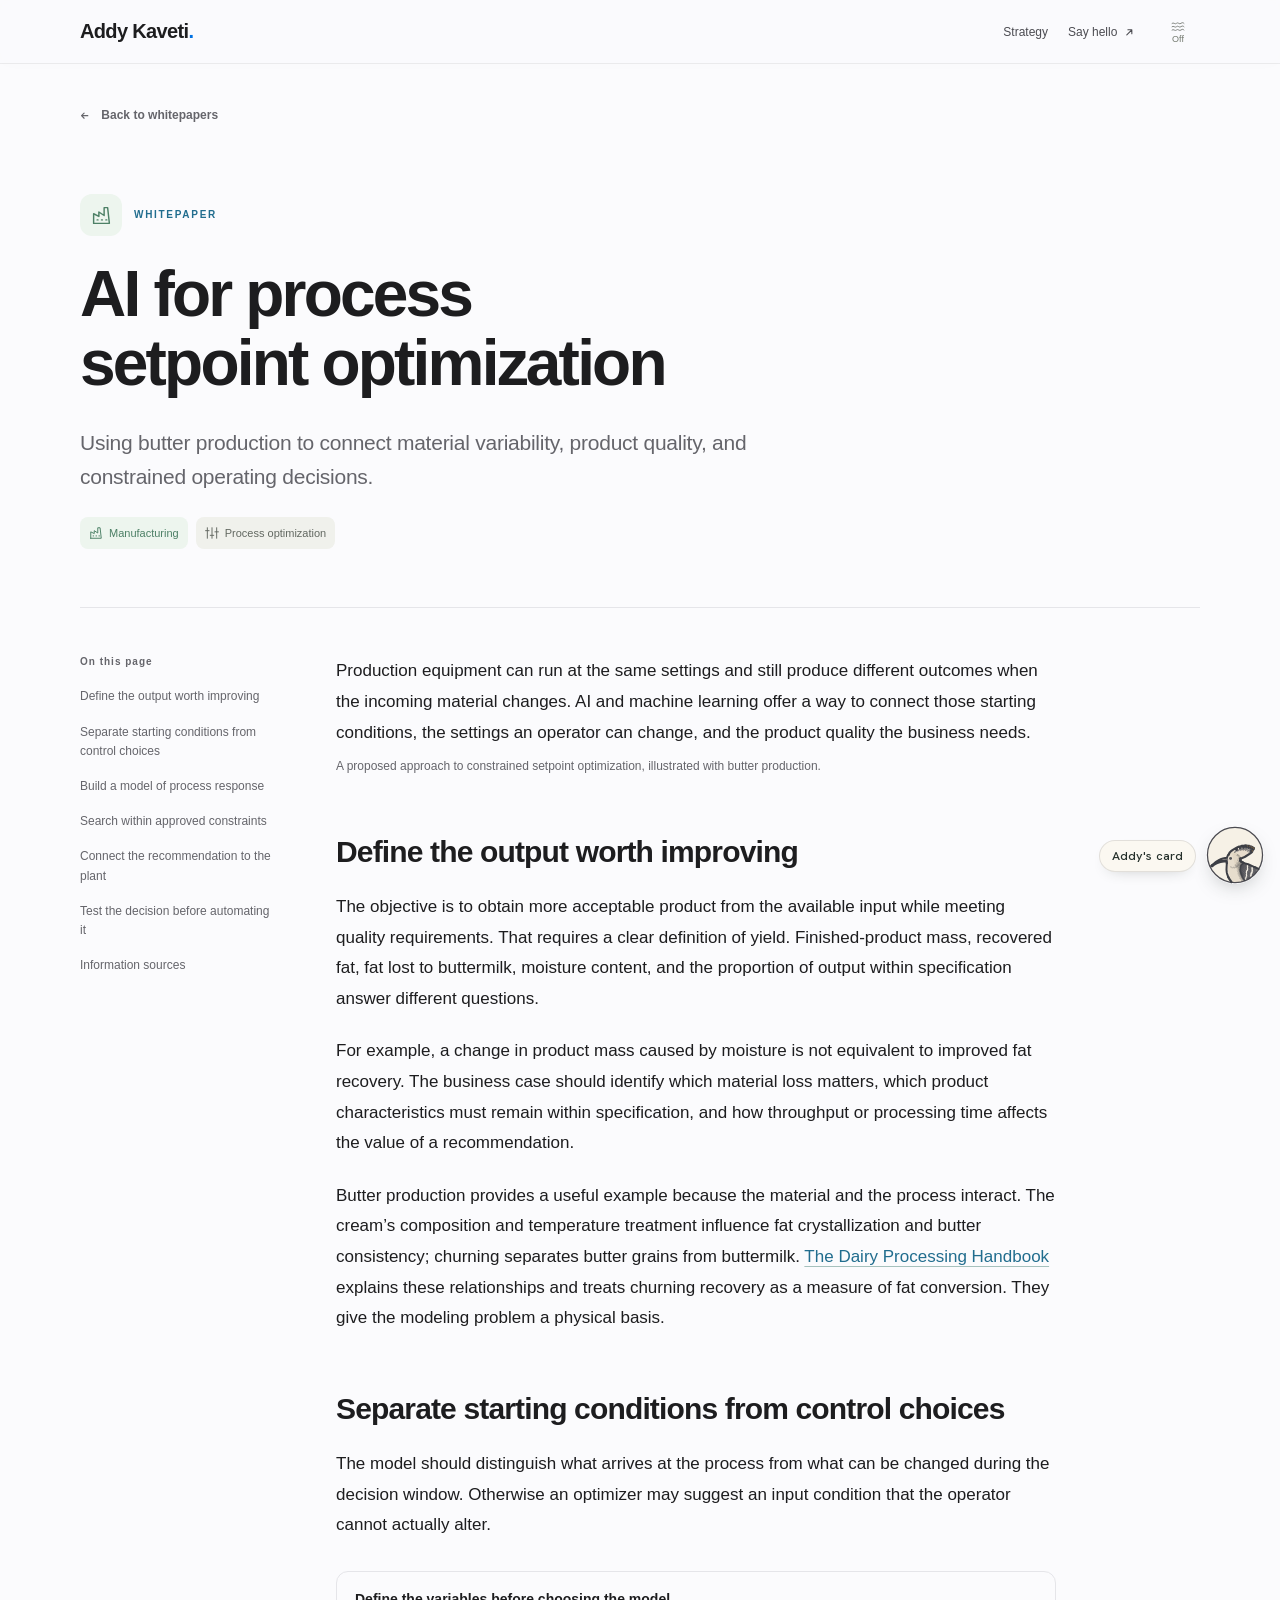
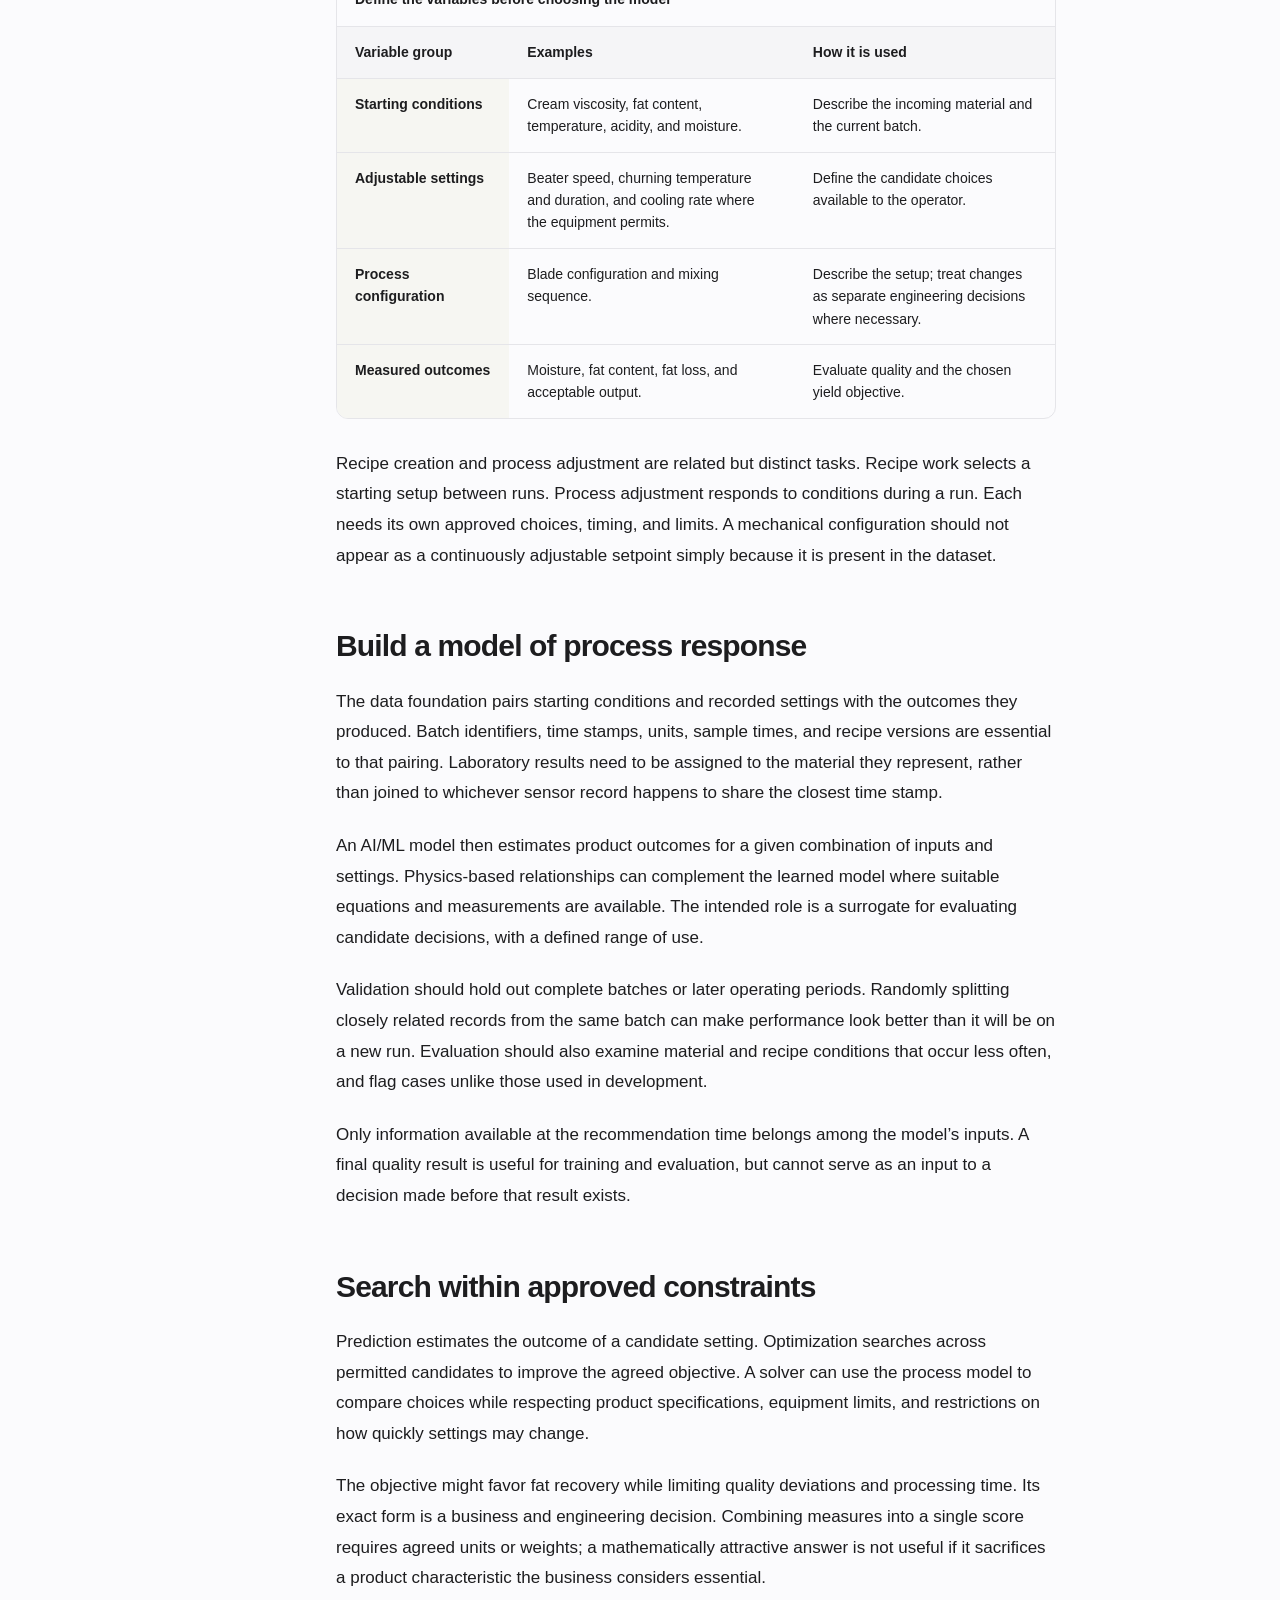
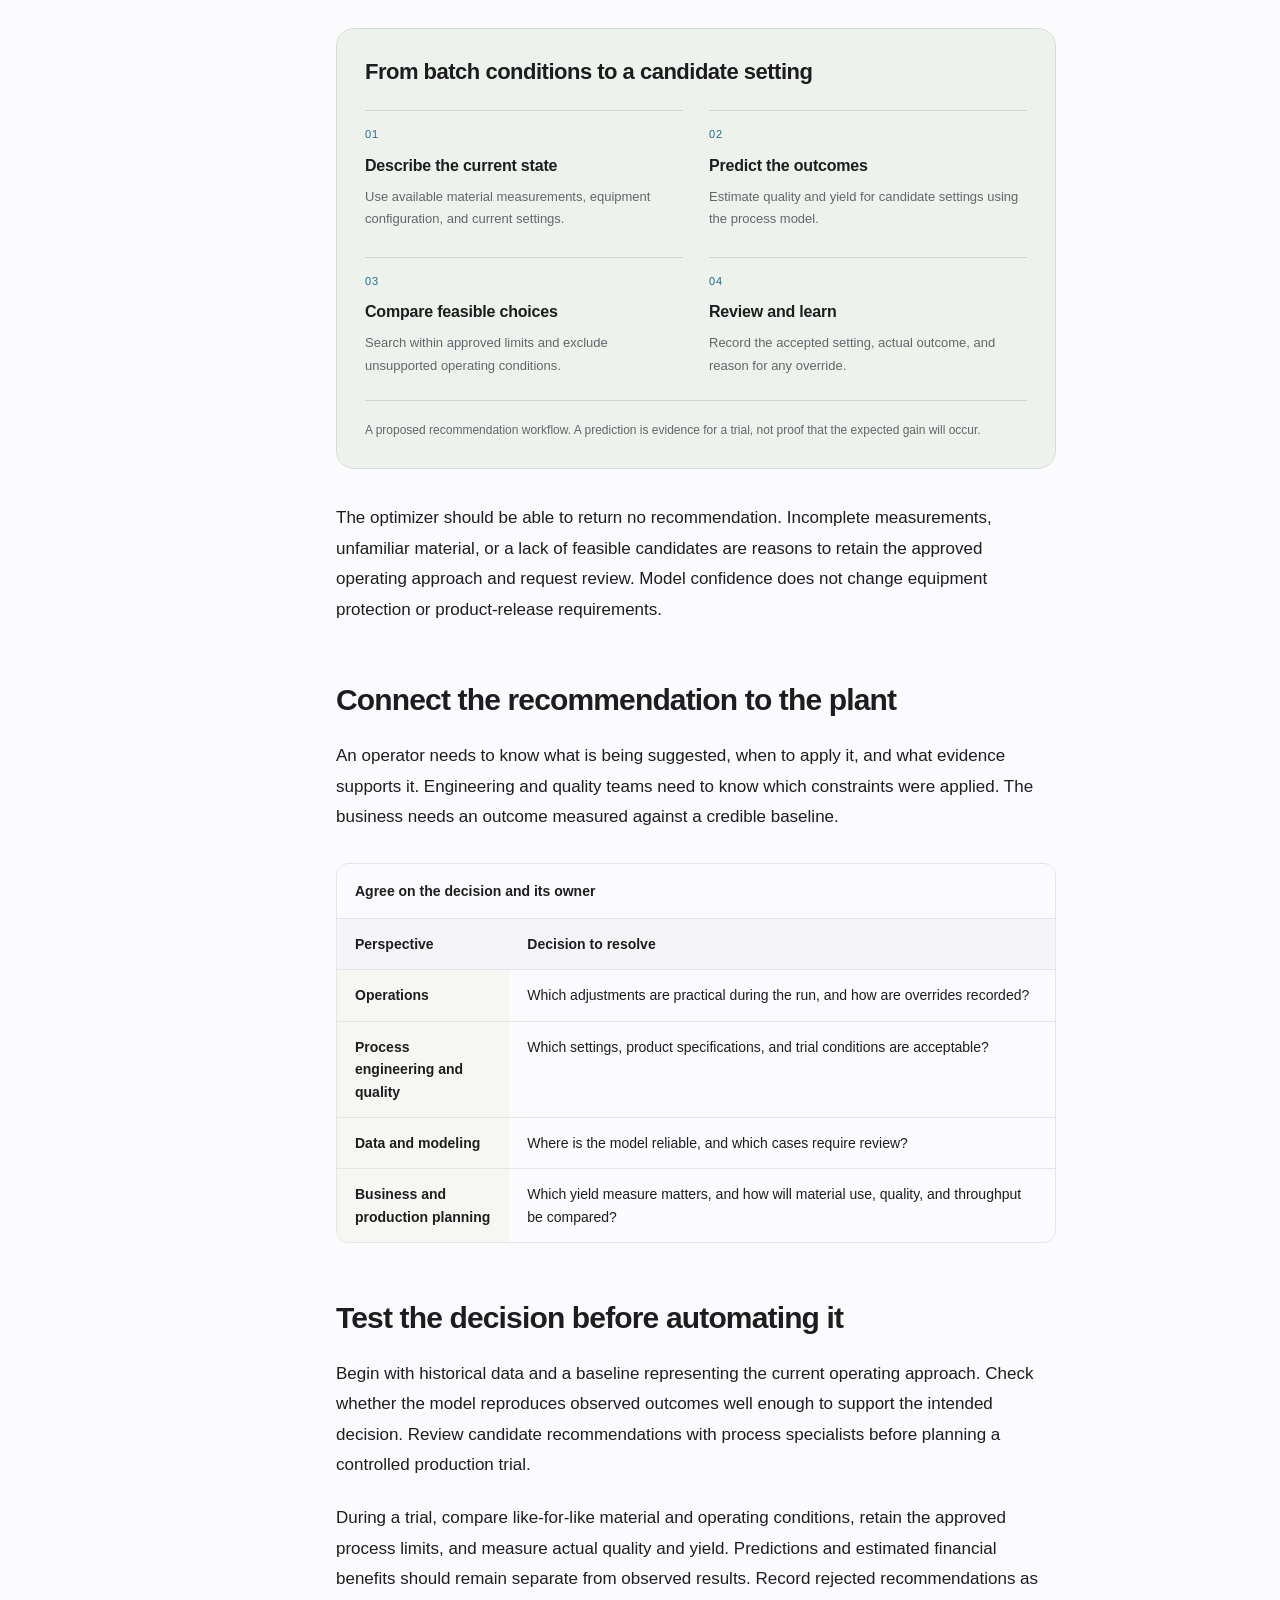
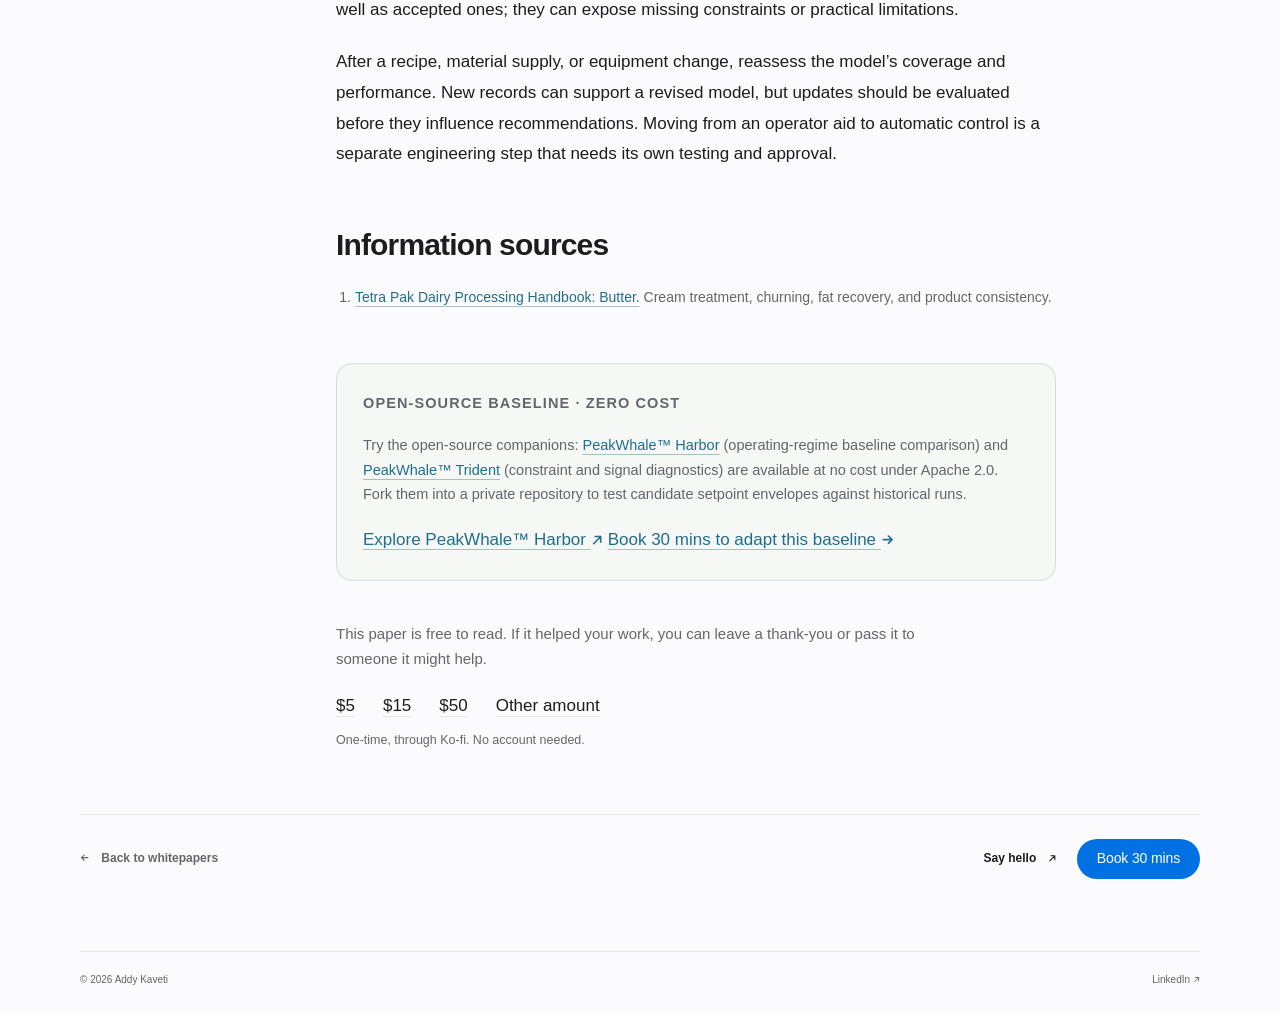
<file: process-setpoint-optimization.html>
<!doctype html>
<html lang="en">
<head>
  <meta charset="utf-8">
  <meta name="viewport" content="width=device-width, initial-scale=1">
  <meta name="robots" content="noai, noimageai">
  <title>AI for process setpoint optimization | Addy Kaveti</title>
  <meta name="description" content="Using butter production to connect material variability, product quality, and constrained operating decisions.">
  <link rel="canonical" href="https://adrkv.github.io/process-setpoint-optimization.html">
  <meta property="og:type" content="article">
  <meta property="og:title" content="AI for process setpoint optimization">
  <meta property="og:description" content="Using butter production to connect material variability, product quality, and constrained operating decisions.">
  <meta property="og:url" content="https://adrkv.github.io/process-setpoint-optimization.html">
  <meta property="og:site_name" content="Addy Kaveti">
  <meta name="twitter:card" content="summary">
  <link rel="icon" type="image/svg+xml" href="/assets/addy-icon.svg">
  <link rel="stylesheet" href="/site-64252c3f2a.css">
  <script src="site-e166d42e18.js" defer></script>
  <script src="water-sound.js?v=20261014-pw" data-src="world-assets/v5/water-flow-loop.m4a" data-music="world-assets/v5/cottonwood-waltz.m4a" data-music-volume="0.05" data-music-credit="Music: Cottonwood Waltz, made for this site · Piano recordings: Salamander Grand Piano by Alexander Holm, CC BY 3.0" defer></script>
</head>
<body>
  <a class="skip" href="#main">Skip to content</a>
  <header class="header"><a class="brand" href="/" aria-label="Addy Kaveti home">Addy Kaveti<span aria-hidden="true">.</span></a><nav aria-label="Main navigation"><a href="/#strategy">Strategy</a><a href="/#contact">Say hello <span aria-hidden="true"><svg class="ui-arrow" width="0.72em" height="0.72em" viewBox="0 0 12 12" fill="none" stroke="currentColor" stroke-width="1.5" stroke-linecap="round" stroke-linejoin="round" focusable="false"><path d="M2.5 9.5L9.5 2.5M4 2.5H9.5V8"/></svg></span></a></nav></header>
  <main id="main" class="article-main wrap">
    <a class="back-link" href="/?industry=manufacturing#whitepapers"><span aria-hidden="true"><svg class="ui-arrow" width="0.78em" height="0.78em" viewBox="0 0 12 12" fill="none" stroke="currentColor" stroke-width="1.5" stroke-linecap="round" stroke-linejoin="round" focusable="false"><path d="M10 6H2M5.25 2.75L2 6L5.25 9.25"/></svg></span> Back to whitepapers</a>
    <article aria-labelledby="article-title">
      <header class="article-heading">
        <p class="eyebrow"><span class="topic-icon topic-manufacturing"><svg width="20" height="20" viewBox="0 0 24 24" fill="none" stroke="currentColor" stroke-width="1.65" stroke-linecap="round" stroke-linejoin="round" aria-hidden="true" focusable="false"><path d="M3 21V10l6 3V8l6 4V3h4l2 18H3ZM7 17h1M12 17h1M17 17h1"/></svg></span>WHITEPAPER</p>
        <h1 id="article-title">AI for process setpoint optimization</h1>
        <p class="article-summary">Using butter production to connect material variability, product quality, and constrained operating decisions.</p>

        <div class="article-tags"><a class="topic-tag topic-manufacturing" href="/?industry=manufacturing#whitepapers"><svg width="14" height="14" viewBox="0 0 24 24" fill="none" stroke="currentColor" stroke-width="1.65" stroke-linecap="round" stroke-linejoin="round" aria-hidden="true" focusable="false"><path d="M3 21V10l6 3V8l6 4V3h4l2 18H3ZM7 17h1M12 17h1M17 17h1"/></svg>Manufacturing</a><a class="topic-tag" href="/?topic=process-optimization#whitepapers"><svg width="14" height="14" viewBox="0 0 24 24" fill="none" stroke="currentColor" stroke-width="1.65" stroke-linecap="round" stroke-linejoin="round" aria-hidden="true" focusable="false"><path d="M4 3v18M12 3v18M20 3v18M1 8h6M9 16h6M17 10h6"/></svg>Process optimization</a></div>
      </header>
      <div class="reading-layout">
        <nav class="article-contents" aria-label="Article contents"><p>On this page</p><ol><li><a href="#business-objective">Define the output worth improving</a></li>
<li><a href="#variables">Separate starting conditions from control choices</a></li>
<li><a href="#model">Build a model of process response</a></li>
<li><a href="#optimization">Search within approved constraints</a></li>
<li><a href="#handoffs">Connect the recommendation to the plant</a></li>
<li><a href="#pilot">Test the decision before automating it</a></li>
<li><a href="#references">Information sources</a></li></ol></nav>
        <div class="article-body">
<p class="article-intro">Production equipment can run at the same settings and still produce different outcomes when the incoming material changes. AI and machine learning offer a way to connect those starting conditions, the settings an operator can change, and the product quality the business needs.</p>
<p class="figure-note">A proposed approach to constrained setpoint optimization, illustrated with butter production.</p>

<h2 id="business-objective">Define the output worth improving</h2>
<p>The objective is to obtain more acceptable product from the available input while meeting quality requirements. That requires a clear definition of yield. Finished-product mass, recovered fat, fat lost to buttermilk, moisture content, and the proportion of output within specification answer different questions.</p>
<p>For example, a change in product mass caused by moisture is not equivalent to improved fat recovery. The business case should identify which material loss matters, which product characteristics must remain within specification, and how throughput or processing time affects the value of a recommendation.</p>
<p>Butter production provides a useful example because the material and the process interact. The cream’s composition and temperature treatment influence fat crystallization and butter consistency; churning separates butter grains from buttermilk. <a href="https://dairyprocessinghandbook.tetrapak.com/chapter/butter" target="_blank" rel="noopener noreferrer">The Dairy Processing Handbook</a> explains these relationships and treats churning recovery as a measure of fat conversion. They give the modeling problem a physical basis.</p>

<h2 id="variables">Separate starting conditions from control choices</h2>
<p>The model should distinguish what arrives at the process from what can be changed during the decision window. Otherwise an optimizer may suggest an input condition that the operator cannot actually alter.</p>
<div class="table-scroll" role="region" aria-label="Inputs, controls, and outcomes in a butter-production model" tabindex="0">
  <table>
    <caption><span>Define the variables before choosing the model</span></caption>
    <thead><tr><th scope="col">Variable group</th><th scope="col">Examples</th><th scope="col">How it is used</th></tr></thead>
    <tbody>
      <tr><th scope="row">Starting conditions</th><td>Cream viscosity, fat content, temperature, acidity, and moisture.</td><td>Describe the incoming material and the current batch.</td></tr>
      <tr><th scope="row">Adjustable settings</th><td>Beater speed, churning temperature and duration, and cooling rate where the equipment permits.</td><td>Define the candidate choices available to the operator.</td></tr>
      <tr><th scope="row">Process configuration</th><td>Blade configuration and mixing sequence.</td><td>Describe the setup; treat changes as separate engineering decisions where necessary.</td></tr>
      <tr><th scope="row">Measured outcomes</th><td>Moisture, fat content, fat loss, and acceptable output.</td><td>Evaluate quality and the chosen yield objective.</td></tr>
    </tbody>
  </table>
</div>
<p>Recipe creation and process adjustment are related but distinct tasks. Recipe work selects a starting setup between runs. Process adjustment responds to conditions during a run. Each needs its own approved choices, timing, and limits. A mechanical configuration should not appear as a continuously adjustable setpoint simply because it is present in the dataset.</p>

<h2 id="model">Build a model of process response</h2>
<p>The data foundation pairs starting conditions and recorded settings with the outcomes they produced. Batch identifiers, time stamps, units, sample times, and recipe versions are essential to that pairing. Laboratory results need to be assigned to the material they represent, rather than joined to whichever sensor record happens to share the closest time stamp.</p>
<p>An AI/ML model then estimates product outcomes for a given combination of inputs and settings. Physics-based relationships can complement the learned model where suitable equations and measurements are available. The intended role is a surrogate for evaluating candidate decisions, with a defined range of use.</p>
<p>Validation should hold out complete batches or later operating periods. Randomly splitting closely related records from the same batch can make performance look better than it will be on a new run. Evaluation should also examine material and recipe conditions that occur less often, and flag cases unlike those used in development.</p>
<p>Only information available at the recommendation time belongs among the model’s inputs. A final quality result is useful for training and evaluation, but cannot serve as an input to a decision made before that result exists.</p>

<h2 id="optimization">Search within approved constraints</h2>
<p>Prediction estimates the outcome of a candidate setting. Optimization searches across permitted candidates to improve the agreed objective. A solver can use the process model to compare choices while respecting product specifications, equipment limits, and restrictions on how quickly settings may change.</p>
<p>The objective might favor fat recovery while limiting quality deviations and processing time. Its exact form is a business and engineering decision. Combining measures into a single score requires agreed units or weights; a mathematically attractive answer is not useful if it sacrifices a product characteristic the business considers essential.</p>
<figure id="figure-1" class="visual-panel">
  <h3 class="visual-title">From batch conditions to a candidate setting</h3>
  <ol class="process-flow">
    <li><span class="step-number" aria-hidden="true">01</span><strong>Describe the current state</strong><p>Use available material measurements, equipment configuration, and current settings.</p></li>
    <li><span class="step-number" aria-hidden="true">02</span><strong>Predict the outcomes</strong><p>Estimate quality and yield for candidate settings using the process model.</p></li>
    <li><span class="step-number" aria-hidden="true">03</span><strong>Compare feasible choices</strong><p>Search within approved limits and exclude unsupported operating conditions.</p></li>
    <li><span class="step-number" aria-hidden="true">04</span><strong>Review and learn</strong><p>Record the accepted setting, actual outcome, and reason for any override.</p></li>
  </ol>
  <figcaption class="figure-note">A proposed recommendation workflow. A prediction is evidence for a trial, not proof that the expected gain will occur.</figcaption>
</figure>
<p>The optimizer should be able to return no recommendation. Incomplete measurements, unfamiliar material, or a lack of feasible candidates are reasons to retain the approved operating approach and request review. Model confidence does not change equipment protection or product-release requirements.</p>

<h2 id="handoffs">Connect the recommendation to the plant</h2>
<p>An operator needs to know what is being suggested, when to apply it, and what evidence supports it. Engineering and quality teams need to know which constraints were applied. The business needs an outcome measured against a credible baseline.</p>
<div class="table-scroll" role="region" aria-label="Handoffs for a process-setpoint optimization pilot" tabindex="0">
  <table>
    <caption><span>Agree on the decision and its owner</span></caption>
    <thead><tr><th scope="col">Perspective</th><th scope="col">Decision to resolve</th></tr></thead>
    <tbody>
      <tr><th scope="row">Operations</th><td>Which adjustments are practical during the run, and how are overrides recorded?</td></tr>
      <tr><th scope="row">Process engineering and quality</th><td>Which settings, product specifications, and trial conditions are acceptable?</td></tr>
      <tr><th scope="row">Data and modeling</th><td>Where is the model reliable, and which cases require review?</td></tr>
      <tr><th scope="row">Business and production planning</th><td>Which yield measure matters, and how will material use, quality, and throughput be compared?</td></tr>
    </tbody>
  </table>
</div>

<h2 id="pilot">Test the decision before automating it</h2>
<p>Begin with historical data and a baseline representing the current operating approach. Check whether the model reproduces observed outcomes well enough to support the intended decision. Review candidate recommendations with process specialists before planning a controlled production trial.</p>
<p>During a trial, compare like-for-like material and operating conditions, retain the approved process limits, and measure actual quality and yield. Predictions and estimated financial benefits should remain separate from observed results. Record rejected recommendations as well as accepted ones; they can expose missing constraints or practical limitations.</p>
<p>After a recipe, material supply, or equipment change, reassess the model’s coverage and performance. New records can support a revised model, but updates should be evaluated before they influence recommendations. Moving from an operator aid to automatic control is a separate engineering step that needs its own testing and approval.</p>

<h2 id="references">Information sources</h2>
<ol class="article-references">
  <li><a href="https://dairyprocessinghandbook.tetrapak.com/chapter/butter" target="_blank" rel="noopener noreferrer">Tetra Pak Dairy Processing Handbook: Butter.</a> Cream treatment, churning, fat recovery, and product consistency.</li>
</ol>
<aside class="pw-companion" aria-label="Open-source companion">
  <p class="pw-companion-kicker">OPEN-SOURCE BASELINE · ZERO COST</p>
  <p class="pw-companion-note">Try the open-source companions: <a href="https://github.com/PeakWhale/harbor" target="_blank" rel="noopener noreferrer">PeakWhale™ Harbor</a> (operating-regime baseline comparison) and <a href="https://github.com/PeakWhale/trident" target="_blank" rel="noopener noreferrer">PeakWhale™ Trident</a> (constraint and signal diagnostics) are available at no cost under Apache 2.0. Fork them into a private repository to test candidate setpoint envelopes against historical runs.</p>
  <div class="pw-companion-links">
    <a href="https://github.com/PeakWhale/harbor" target="_blank" rel="noopener noreferrer">Explore PeakWhale™ Harbor <span aria-hidden="true"><svg class="ui-arrow" width="0.72em" height="0.72em" viewBox="0 0 12 12" fill="none" stroke="currentColor" stroke-width="1.5" stroke-linecap="round" stroke-linejoin="round" focusable="false"><path d="M2.5 9.5L9.5 2.5M4 2.5H9.5V8"/></svg></span></a>
    <a href="/meet.html?audience=teams&amp;meeting=online" data-booking-context data-booking-audience="teams" data-booking-meeting="online">Book 30 mins to adapt this baseline <span aria-hidden="true"><svg class="ui-arrow" width="0.78em" height="0.78em" viewBox="0 0 12 12" fill="none" stroke="currentColor" stroke-width="1.5" stroke-linecap="round" stroke-linejoin="round" focusable="false"><path d="M2 6H10M6.75 2.75L10 6L6.75 9.25"/></svg></span></a>
  </div>
</aside>
<aside class="colophon" aria-label="A thank-you for this paper" data-thanks-row="paper">
  <p class="colophon-note">This paper is free to read. If it helped your work, you can leave a thank-you or pass it to someone it might help.</p>
  <ul class="thanks-amounts">
    <li><a href="https://ko-fi.com/adrkv/5?hidefeed=true" data-thanks aria-label="Leave a $5 thank-you for this paper (opens Ko-fi)">$5</a></li>
    <li><a href="https://ko-fi.com/adrkv/15?hidefeed=true" data-thanks aria-label="Leave a $15 thank-you for this paper (opens Ko-fi)">$15</a></li>
    <li><a href="https://ko-fi.com/adrkv/50?hidefeed=true" data-thanks aria-label="Leave a $50 thank-you for this paper (opens Ko-fi)">$50</a></li>
    <li><a href="https://ko-fi.com/adrkv?hidefeed=true" data-thanks aria-label="Other amount: choose your own thank-you for this paper (opens Ko-fi)">Other amount</a></li>
  </ul>
  <p class="thanks-fine" aria-live="polite">One-time, through Ko-fi. No account needed.</p>
</aside>


        </div>
      </div>
    </article>
    <nav class="article-end" aria-label="Article navigation"><a class="back-link" href="/?industry=manufacturing#whitepapers"><span aria-hidden="true"><svg class="ui-arrow" width="0.78em" height="0.78em" viewBox="0 0 12 12" fill="none" stroke="currentColor" stroke-width="1.5" stroke-linecap="round" stroke-linejoin="round" focusable="false"><path d="M10 6H2M5.25 2.75L2 6L5.25 9.25"/></svg></span> Back to whitepapers</a><a class="text-link" href="/#contact">Say hello <span aria-hidden="true"><svg class="ui-arrow" width="0.72em" height="0.72em" viewBox="0 0 12 12" fill="none" stroke="currentColor" stroke-width="1.5" stroke-linecap="round" stroke-linejoin="round" focusable="false"><path d="M2.5 9.5L9.5 2.5M4 2.5H9.5V8"/></svg></span></a><a class="article-book" href="/meet.html?audience=teams&amp;meeting=online" data-booking-context data-booking-audience="teams" data-booking-meeting="online" aria-label="Book 30 minutes with Addy">Book 30 mins</a></nav>
  </main>
  <footer class="footer wrap"><span>© 2026 <a href="/">Addy Kaveti</a></span><a href="https://www.linkedin.com/in/adrkv/" target="_blank" rel="noopener noreferrer">LinkedIn <span aria-hidden="true"><svg class="ui-arrow" width="0.72em" height="0.72em" viewBox="0 0 12 12" fill="none" stroke="currentColor" stroke-width="1.5" stroke-linecap="round" stroke-linejoin="round" focusable="false"><path d="M2.5 9.5L9.5 2.5M4 2.5H9.5V8"/></svg></span></a></footer>
</body>
</html>
</file>
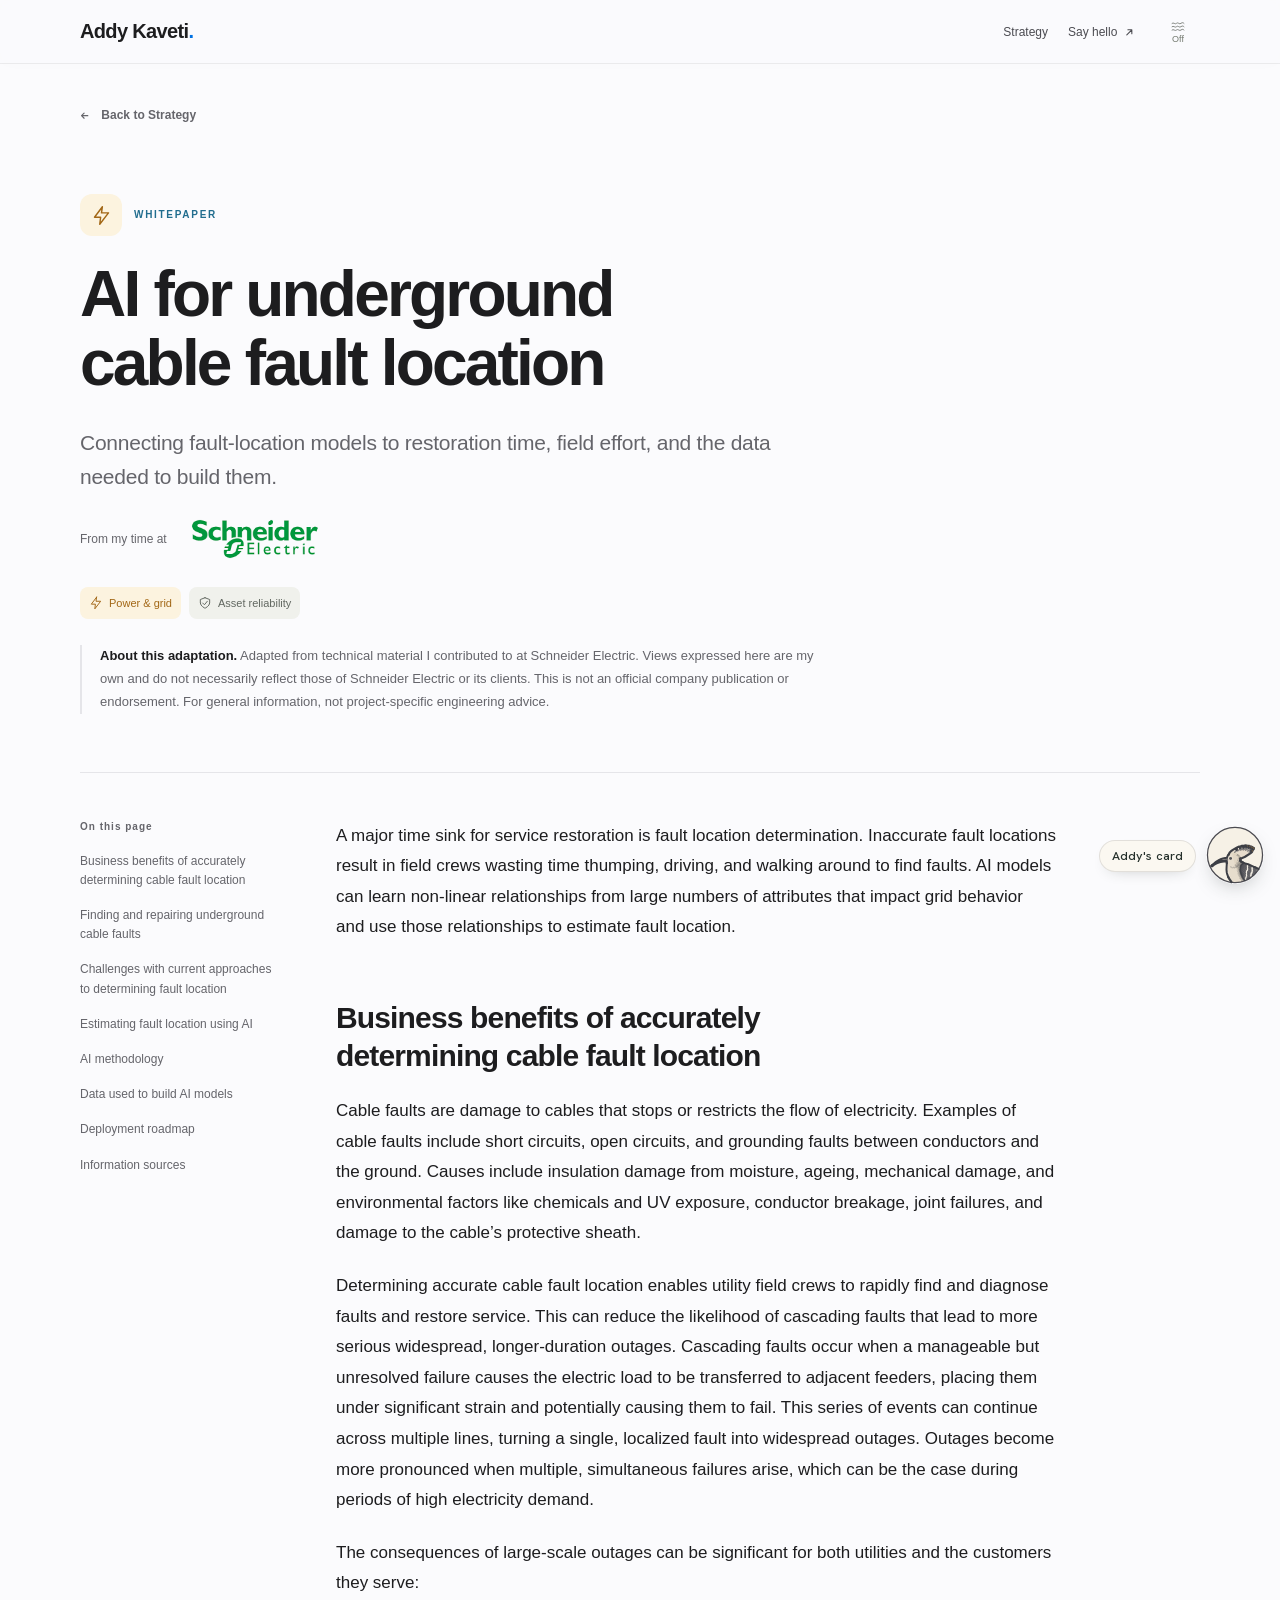
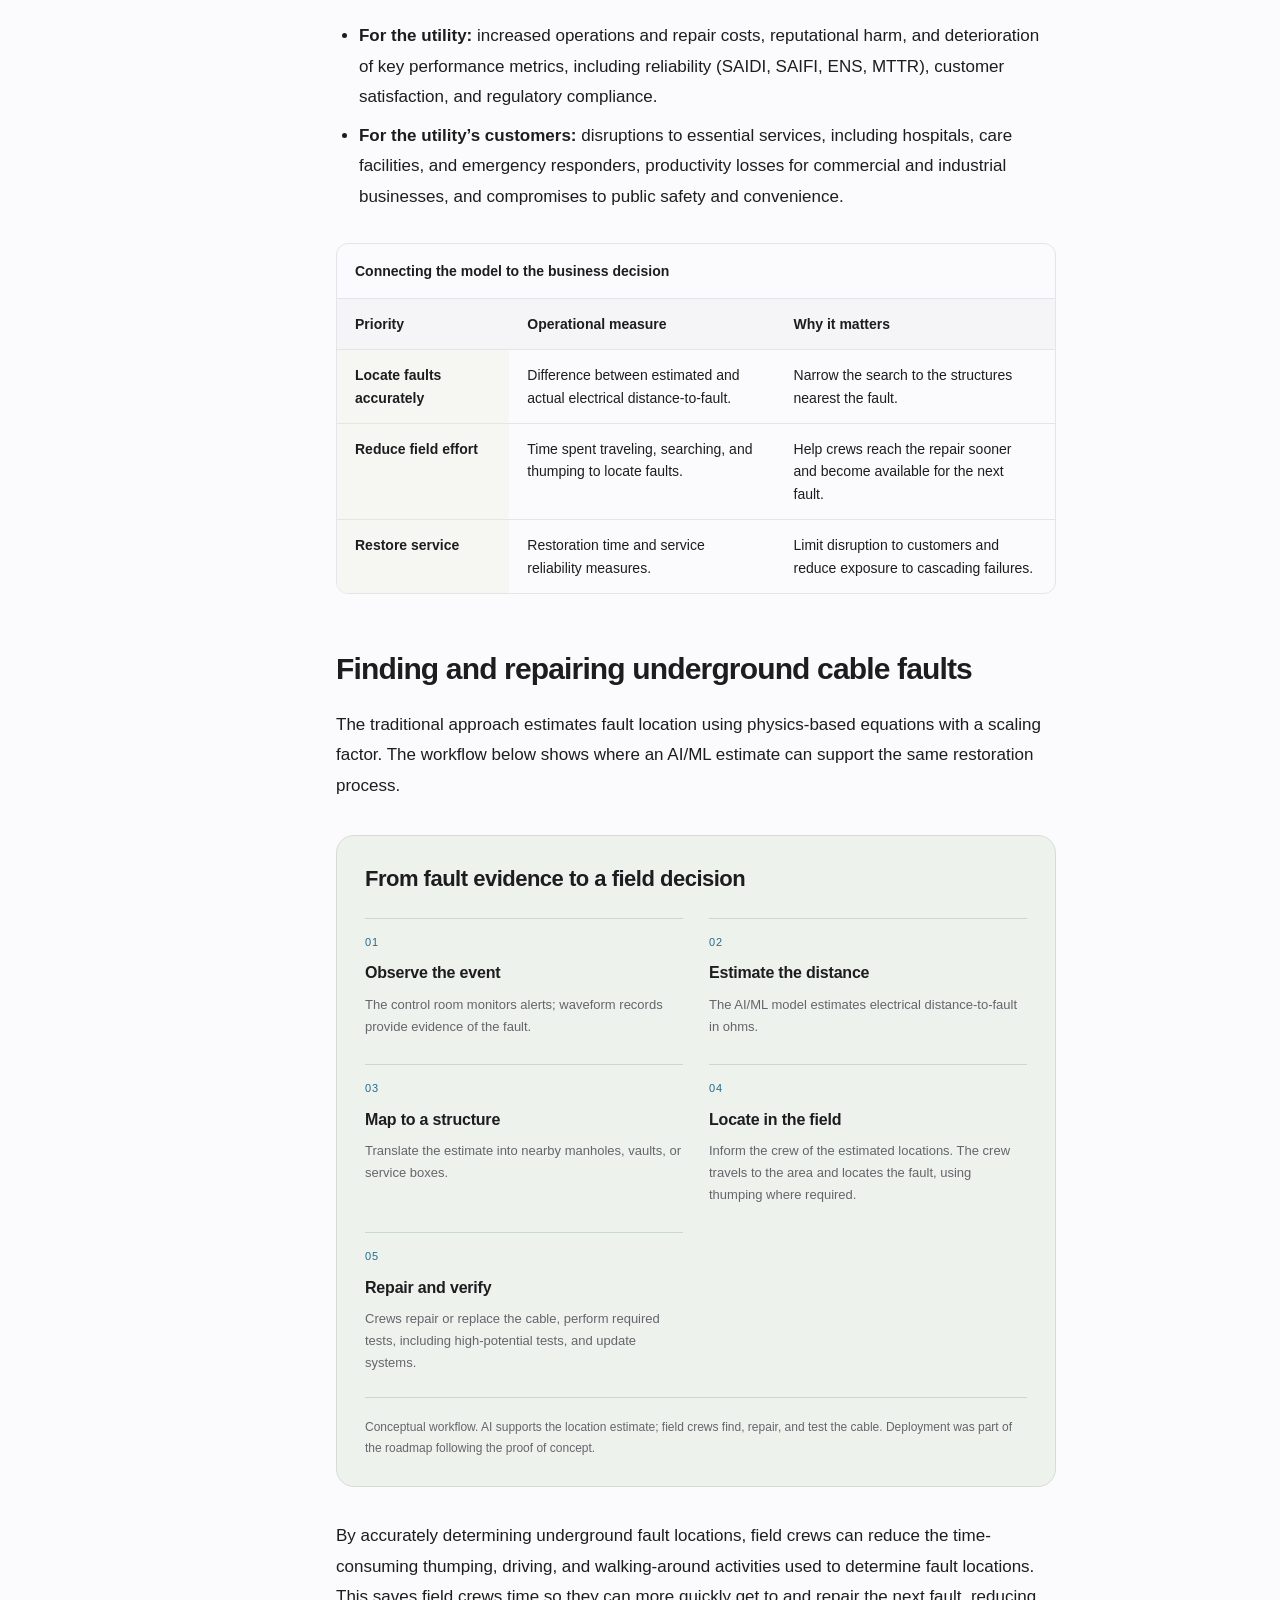
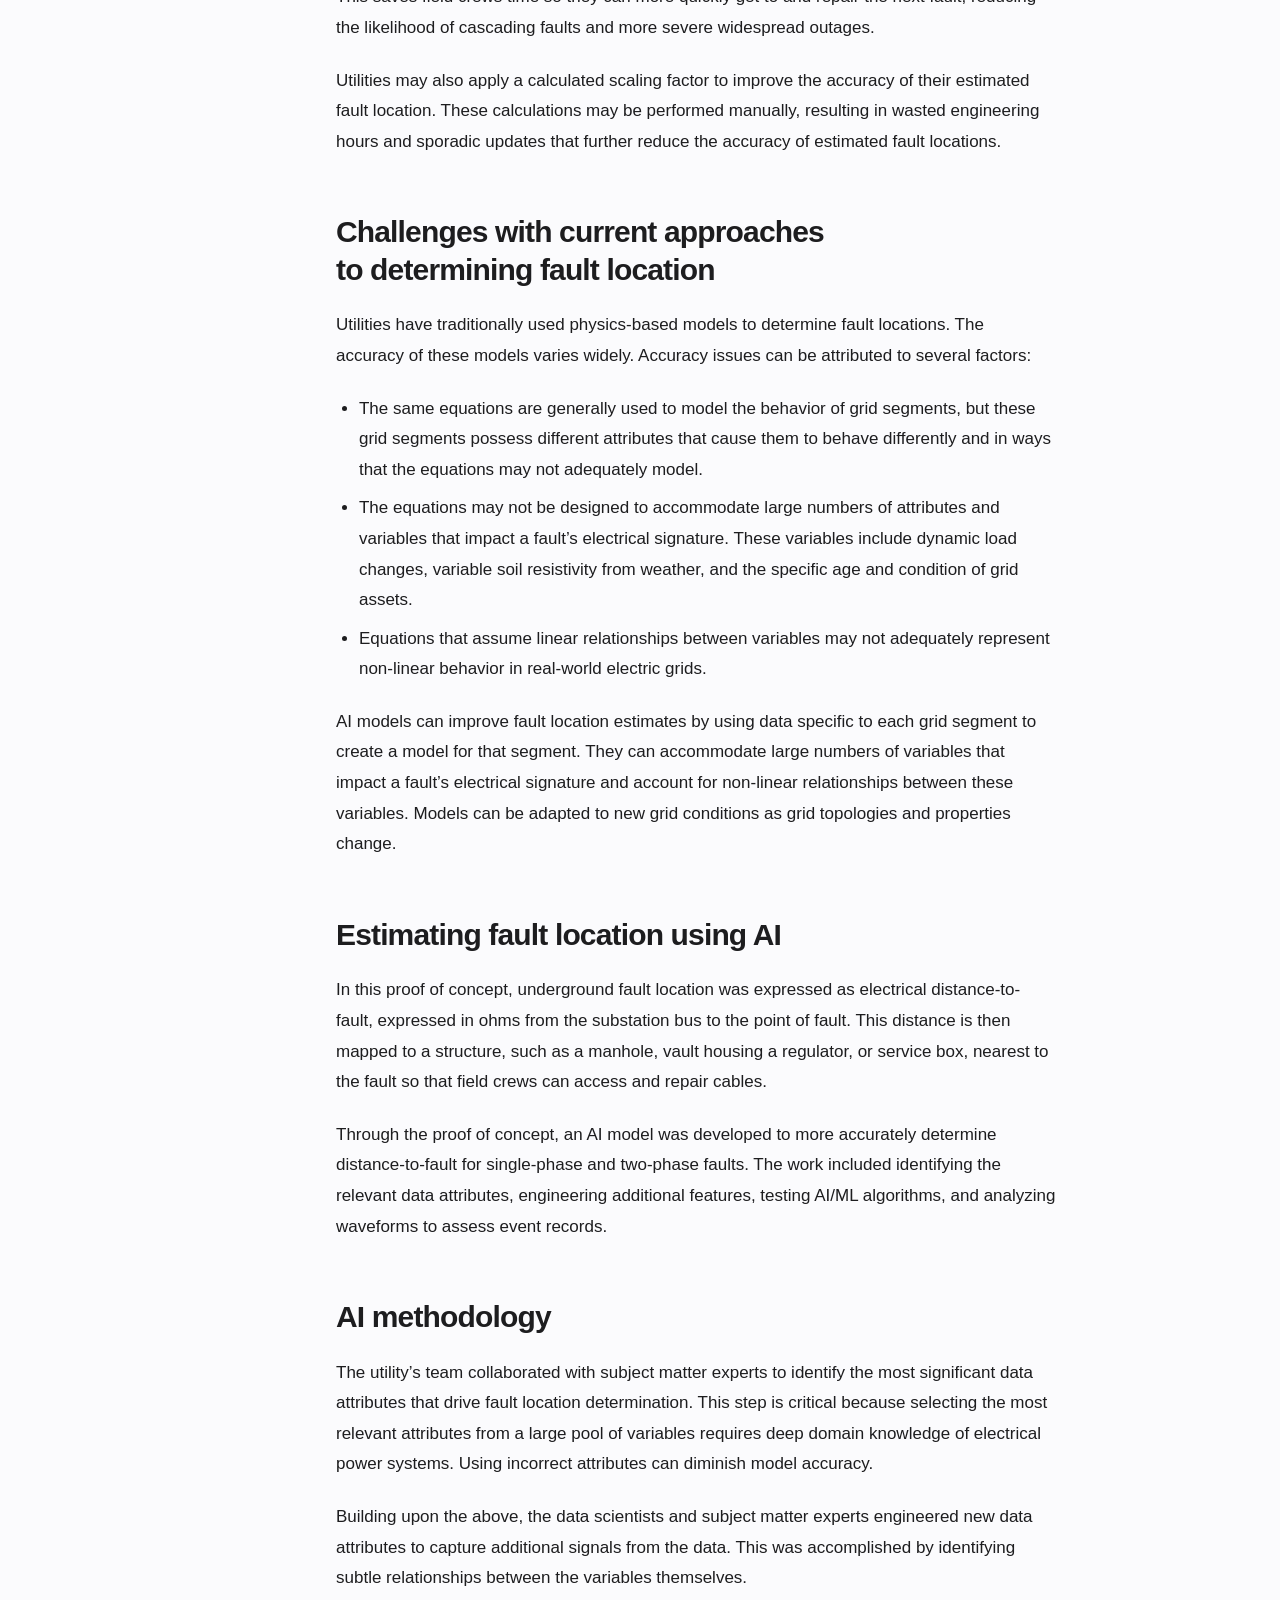
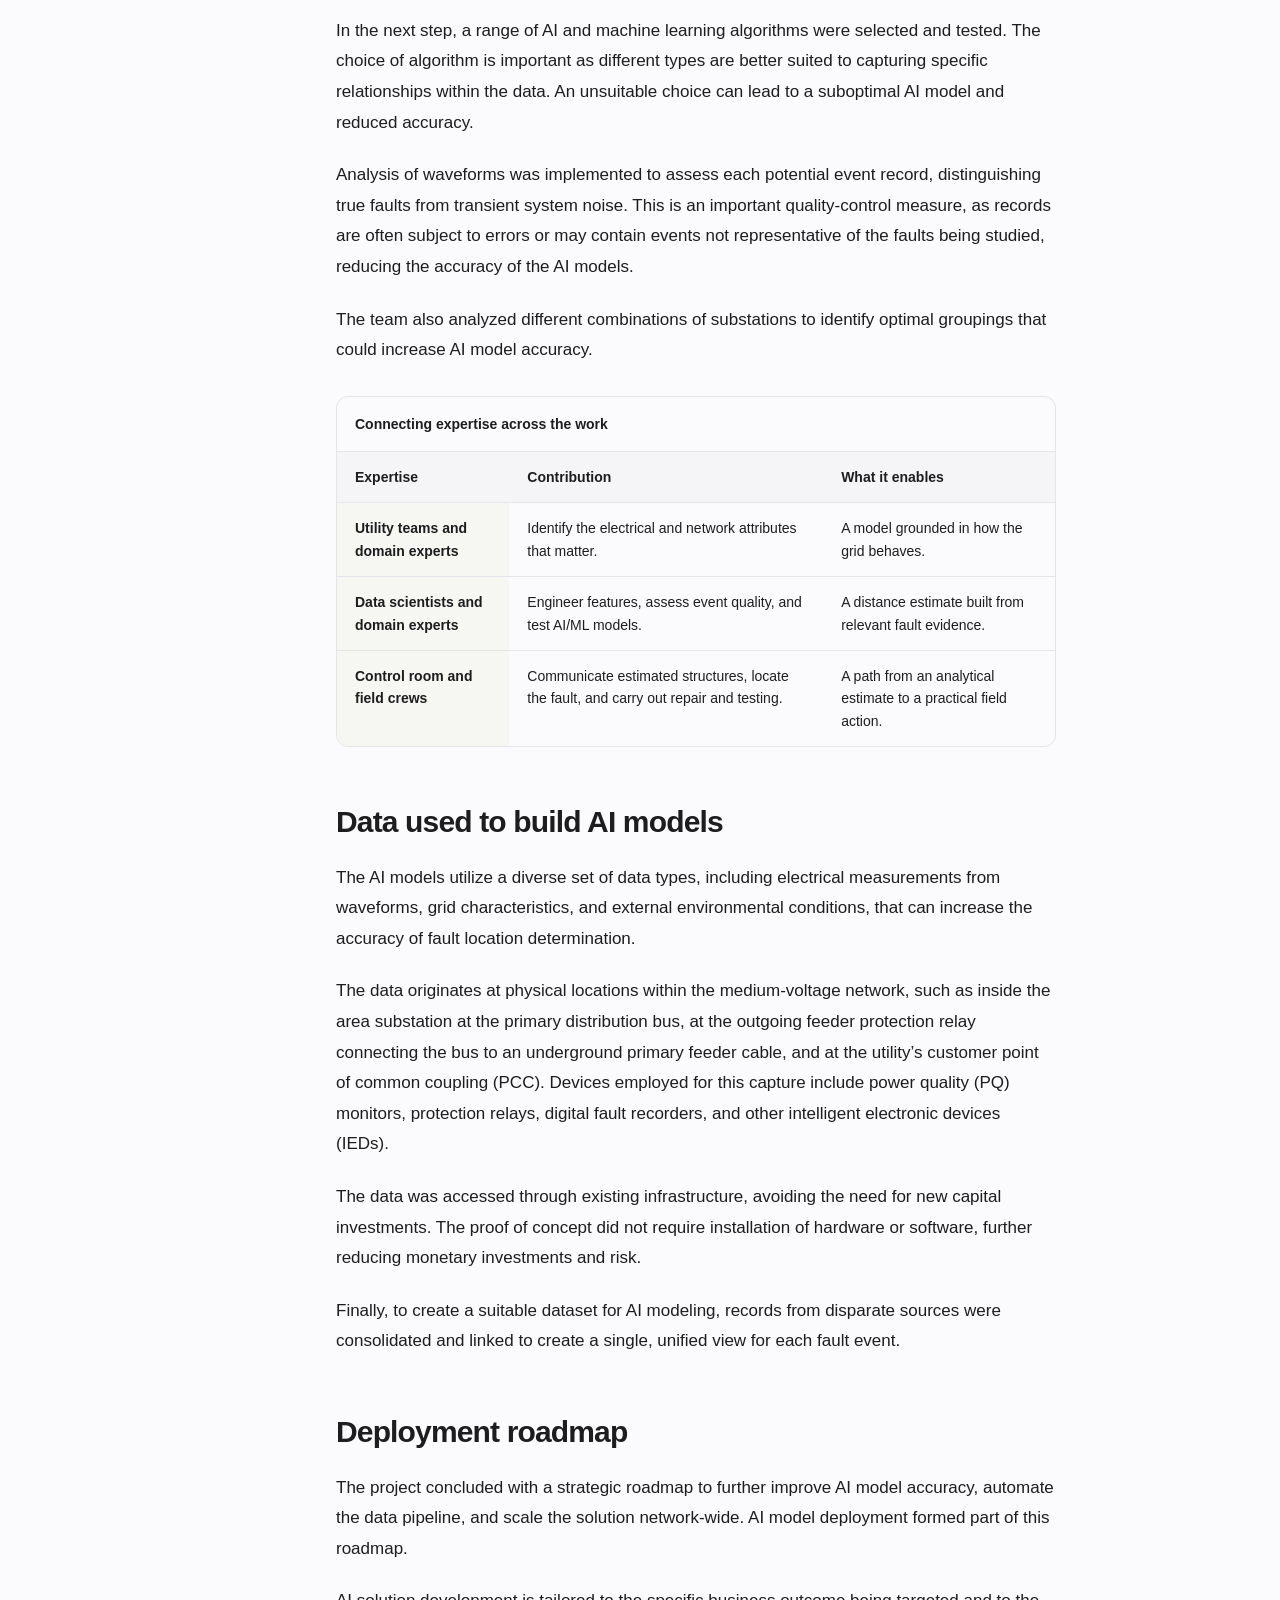
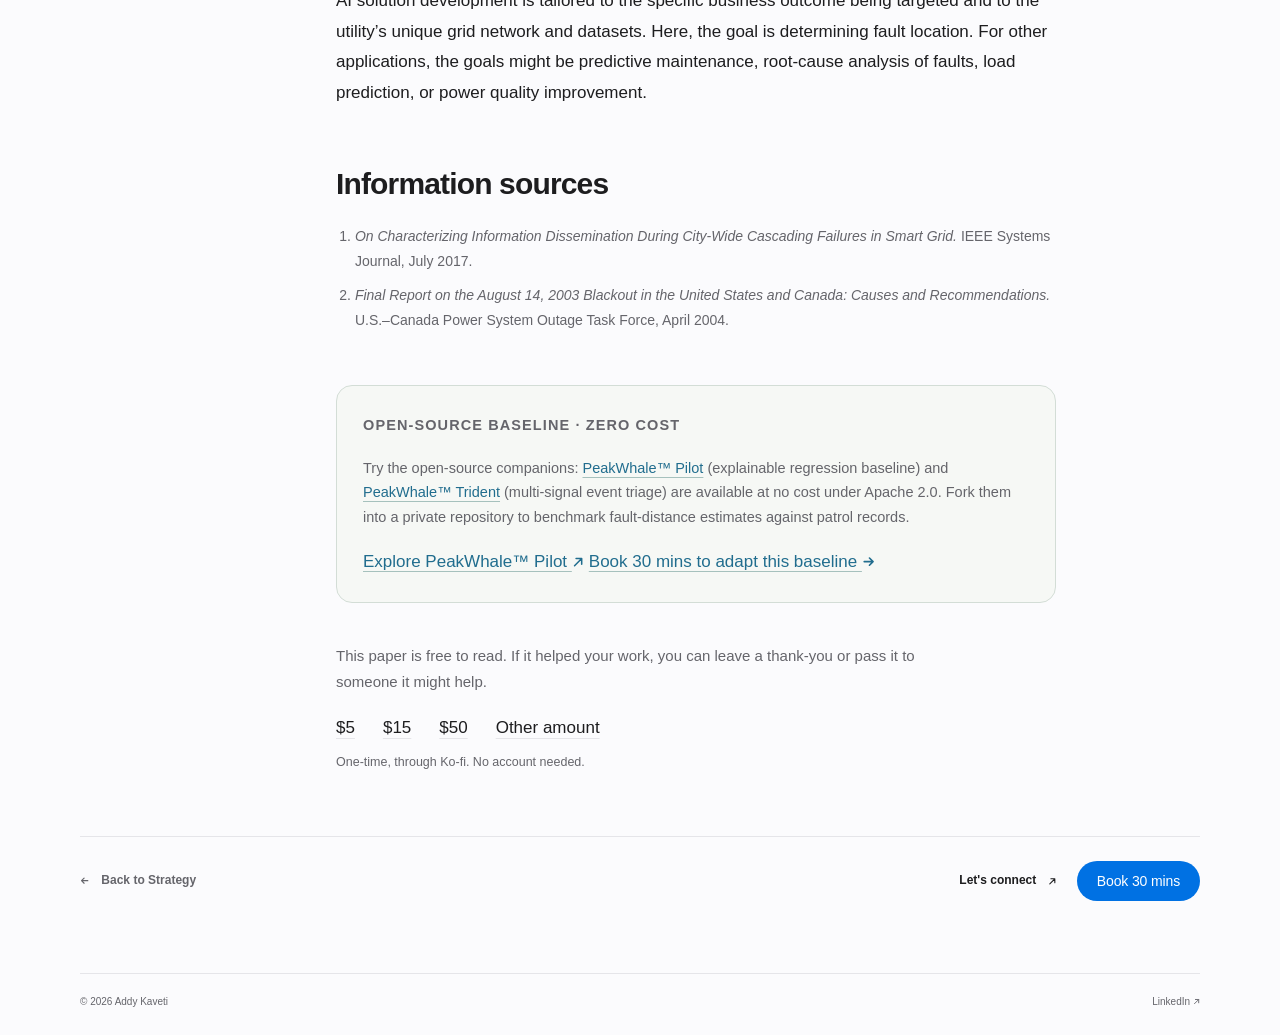
<file: underground-fault-location.html>
<!doctype html>
<html lang="en">
<head>
  <meta charset="utf-8">
  <meta name="viewport" content="width=device-width, initial-scale=1">
  <meta name="robots" content="noai, noimageai">
  <title>AI for underground cable fault location | Addy Kaveti</title>
  <meta name="description" content="Connecting fault-location models to restoration time, field effort, and the data needed to build them.">
  <link rel="canonical" href="https://adrkv.github.io/underground-fault-location.html">
  <meta property="og:type" content="article">
  <meta property="og:title" content="AI for underground cable fault location">
  <meta property="og:description" content="Connecting fault-location models to restoration time, field effort, and the data needed to build them.">
  <meta property="og:url" content="https://adrkv.github.io/underground-fault-location.html">
  <meta property="og:site_name" content="Addy Kaveti">
  <meta name="twitter:card" content="summary">
  <link rel="icon" type="image/svg+xml" href="/assets/addy-icon.svg">
  <link rel="stylesheet" href="/site-64252c3f2a.css">
  <script src="site-e166d42e18.js" defer></script>
  <script src="water-sound.js?v=20261014-pw" data-src="world-assets/v5/water-flow-loop.m4a" data-music="world-assets/v5/cottonwood-waltz.m4a" data-music-volume="0.05" data-music-credit="Music: Cottonwood Waltz, made for this site · Piano recordings: Salamander Grand Piano by Alexander Holm, CC BY 3.0" defer></script>
</head>
<body>
  <a class="skip" href="#main">Skip to content</a>
  <header class="header">
    <a class="brand" href="/" aria-label="Addy Kaveti home">Addy Kaveti<span aria-hidden="true">.</span></a>
    <nav aria-label="Main navigation">
      <a href="/#strategy">Strategy</a>
      <a href="/#contact">Say hello <span aria-hidden="true"><svg class="ui-arrow" width="0.72em" height="0.72em" viewBox="0 0 12 12" fill="none" stroke="currentColor" stroke-width="1.5" stroke-linecap="round" stroke-linejoin="round" focusable="false"><path d="M2.5 9.5L9.5 2.5M4 2.5H9.5V8"/></svg></span></a>
    </nav>
  </header>

  <main id="main" class="article-main wrap">
    <a class="back-link" href="/#strategy"><span aria-hidden="true"><svg class="ui-arrow" width="0.78em" height="0.78em" viewBox="0 0 12 12" fill="none" stroke="currentColor" stroke-width="1.5" stroke-linecap="round" stroke-linejoin="round" focusable="false"><path d="M10 6H2M5.25 2.75L2 6L5.25 9.25"/></svg></span> Back to Strategy</a>
    <article aria-labelledby="article-title">
      <header class="article-heading">
        <p class="eyebrow"><span class="topic-icon topic-power-grid"><svg width="20" height="20" viewBox="0 0 24 24" fill="none" stroke="currentColor" stroke-width="1.65" stroke-linecap="round" stroke-linejoin="round" aria-hidden="true" focusable="false"><path d="M13 2 4 14h7l-1 8 10-13h-8l1-7Z"/></svg></span>WHITEPAPER</p>
        <h1 id="article-title">AI for underground cable fault location</h1>
        <p class="article-summary">Connecting fault-location models to restoration time, field effort, and the data needed to build them.</p>
        <a class="article-affiliation" href="/?affiliation=schneider-electric#whitepapers" aria-label="View whitepapers from my time at Schneider Electric"><span>From my time at</span><span class="article-affiliation-logo"><img src="/assets/schneider-electric.png" width="225" height="225" alt="Schneider Electric"></span></a>
        <div class="article-tags"><a class="topic-tag topic-power-grid" href="/?industry=power-grid#whitepapers"><svg width="14" height="14" viewBox="0 0 24 24" fill="none" stroke="currentColor" stroke-width="1.65" stroke-linecap="round" stroke-linejoin="round" aria-hidden="true" focusable="false"><path d="M13 2 4 14h7l-1 8 10-13h-8l1-7Z"/></svg>Power &amp; grid</a><a class="topic-tag" href="/?topic=asset-reliability#whitepapers"><svg width="14" height="14" viewBox="0 0 24 24" fill="none" stroke="currentColor" stroke-width="1.65" stroke-linecap="round" stroke-linejoin="round" aria-hidden="true" focusable="false"><path d="M12 3 4 6v6c0 5 8 9 8 9s8-4 8-9V6l-8-3ZM8 12l3 3 5-6"/></svg>Asset reliability</a></div>
        <aside class="article-context" aria-label="Publication context"><strong>About this adaptation.</strong> Adapted from technical material I contributed to at Schneider Electric. Views expressed here are my own and do not necessarily reflect those of Schneider Electric or its clients. This is not an official company publication or endorsement. For general information, not project-specific engineering advice.</aside>
      </header>

      <div class="reading-layout">
        <nav class="article-contents" aria-label="Article contents">
          <p>On this page</p>
          <ol>
            <li><a href="#business-context">Business benefits of accurately determining cable fault location</a></li>
<li><a href="#restoration-process">Finding and repairing underground cable faults</a></li>
<li><a href="#modeling-challenges">Challenges with current approaches to determining fault location</a></li>
<li><a href="#proof-of-concept">Estimating fault location using AI</a></li>
<li><a href="#methodology">AI methodology</a></li>
<li><a href="#data-foundation">Data used to build AI models</a></li>
<li><a href="#deployment-roadmap">Deployment roadmap</a></li>
<li><a href="#references">Information sources</a></li>
          </ol>
        </nav>
        <div class="article-body">
          <p class="article-intro">A major time sink for service restoration is fault location determination. Inaccurate fault locations result in field crews wasting time thumping, driving, and walking around to find faults. AI models can learn non-linear relationships from large numbers of attributes that impact grid behavior and use those relationships to estimate fault location.</p>

<h2 id="business-context">Business benefits of accurately determining cable fault location</h2>
<p>Cable faults are damage to cables that stops or restricts the flow of electricity. Examples of cable faults include short circuits, open circuits, and grounding faults between conductors and the ground. Causes include insulation damage from moisture, ageing, mechanical damage, and environmental factors like chemicals and UV exposure, conductor breakage, joint failures, and damage to the cable’s protective sheath.</p>
<p>Determining accurate cable fault location enables utility field crews to rapidly find and diagnose faults and restore service. This can reduce the likelihood of cascading faults that lead to more serious widespread, longer-duration outages. Cascading faults occur when a manageable but unresolved failure causes the electric load to be transferred to adjacent feeders, placing them under significant strain and potentially causing them to fail. This series of events can continue across multiple lines, turning a single, localized fault into widespread outages. Outages become more pronounced when multiple, simultaneous failures arise, which can be the case during periods of high electricity demand.</p>
<p>The consequences of large-scale outages can be significant for both utilities and the customers they serve:</p>
<ul>
  <li><strong>For the utility:</strong> increased operations and repair costs, reputational harm, and deterioration of key performance metrics, including reliability (SAIDI, SAIFI, ENS, MTTR), customer satisfaction, and regulatory compliance.</li>
  <li><strong>For the utility’s customers:</strong> disruptions to essential services, including hospitals, care facilities, and emergency responders, productivity losses for commercial and industrial businesses, and compromises to public safety and convenience.</li>
</ul>

<div class="table-scroll" role="region" aria-label="Business priorities and operational measures" tabindex="0">
  <table>
    <caption><span>Connecting the model to the business decision</span></caption>
    <thead>
      <tr><th scope="col">Priority</th><th scope="col">Operational measure</th><th scope="col">Why it matters</th></tr>
    </thead>
    <tbody>
      <tr><th scope="row">Locate faults accurately</th><td>Difference between estimated and actual electrical distance-to-fault.</td><td>Narrow the search to the structures nearest the fault.</td></tr>
      <tr><th scope="row">Reduce field effort</th><td>Time spent traveling, searching, and thumping to locate faults.</td><td>Help crews reach the repair sooner and become available for the next fault.</td></tr>
      <tr><th scope="row">Restore service</th><td>Restoration time and service reliability measures.</td><td>Limit disruption to customers and reduce exposure to cascading failures.</td></tr>
    </tbody>
  </table>
</div>

<h2 id="restoration-process">Finding and repairing underground cable faults</h2>
<p>The traditional approach estimates fault location using physics-based equations with a scaling factor. The workflow below shows where an AI/ML estimate can support the same restoration process.</p>
<figure class="visual-panel">
  <h3 class="visual-title">From fault evidence to a field decision</h3>
  <ol class="process-flow">
    <li><span class="step-number" aria-hidden="true">01</span><strong>Observe the event</strong><p>The control room monitors alerts; waveform records provide evidence of the fault.</p></li>
    <li><span class="step-number" aria-hidden="true">02</span><strong>Estimate the distance</strong><p>The AI/ML model estimates electrical distance-to-fault in ohms.</p></li>
    <li><span class="step-number" aria-hidden="true">03</span><strong>Map to a structure</strong><p>Translate the estimate into nearby manholes, vaults, or service boxes.</p></li>
    <li><span class="step-number" aria-hidden="true">04</span><strong>Locate in the field</strong><p>Inform the crew of the estimated locations. The crew travels to the area and locates the fault, using thumping where required.</p></li>
    <li><span class="step-number" aria-hidden="true">05</span><strong>Repair and verify</strong><p>Crews repair or replace the cable, perform required tests, including high-potential tests, and update systems.</p></li>
  </ol>
  <figcaption class="figure-note">Conceptual workflow. AI supports the location estimate; field crews find, repair, and test the cable. Deployment was part of the roadmap following the proof of concept.</figcaption>
</figure>
<p>By accurately determining underground fault locations, field crews can reduce the time-consuming thumping, driving, and walking-around activities used to determine fault locations. This saves field crews time so they can more quickly get to and repair the next fault, reducing the likelihood of cascading faults and more severe widespread outages.</p>
<p>Utilities may also apply a calculated scaling factor to improve the accuracy of their estimated fault location. These calculations may be performed manually, resulting in wasted engineering hours and sporadic updates that further reduce the accuracy of estimated fault locations.</p>

<h2 id="modeling-challenges">Challenges with current approaches to determining fault location</h2>
<p>Utilities have traditionally used physics-based models to determine fault locations. The accuracy of these models varies widely. Accuracy issues can be attributed to several factors:</p>
<ul>
  <li>The same equations are generally used to model the behavior of grid segments, but these grid segments possess different attributes that cause them to behave differently and in ways that the equations may not adequately model.</li>
  <li>The equations may not be designed to accommodate large numbers of attributes and variables that impact a fault’s electrical signature. These variables include dynamic load changes, variable soil resistivity from weather, and the specific age and condition of grid assets.</li>
  <li>Equations that assume linear relationships between variables may not adequately represent non-linear behavior in real-world electric grids.</li>
</ul>
<p>AI models can improve fault location estimates by using data specific to each grid segment to create a model for that segment. They can accommodate large numbers of variables that impact a fault’s electrical signature and account for non-linear relationships between these variables. Models can be adapted to new grid conditions as grid topologies and properties change.</p>

<h2 id="proof-of-concept">Estimating fault location using AI</h2>
<p>In this proof of concept, underground fault location was expressed as electrical distance-to-fault, expressed in ohms from the substation bus to the point of fault. This distance is then mapped to a structure, such as a manhole, vault housing a regulator, or service box, nearest to the fault so that field crews can access and repair cables.</p>
<p>Through the proof of concept, an AI model was developed to more accurately determine distance-to-fault for single-phase and two-phase faults. The work included identifying the relevant data attributes, engineering additional features, testing AI/ML algorithms, and analyzing waveforms to assess event records.</p>

<h2 id="methodology">AI methodology</h2>
<p>The utility’s team collaborated with subject matter experts to identify the most significant data attributes that drive fault location determination. This step is critical because selecting the most relevant attributes from a large pool of variables requires deep domain knowledge of electrical power systems. Using incorrect attributes can diminish model accuracy.</p>
<p>Building upon the above, the data scientists and subject matter experts engineered new data attributes to capture additional signals from the data. This was accomplished by identifying subtle relationships between the variables themselves.</p>
<p>In the next step, a range of AI and machine learning algorithms were selected and tested. The choice of algorithm is important as different types are better suited to capturing specific relationships within the data. An unsuitable choice can lead to a suboptimal AI model and reduced accuracy.</p>
<p>Analysis of waveforms was implemented to assess each potential event record, distinguishing true faults from transient system noise. This is an important quality-control measure, as records are often subject to errors or may contain events not representative of the faults being studied, reducing the accuracy of the AI models.</p>
<p>The team also analyzed different combinations of substations to identify optimal groupings that could increase AI model accuracy.</p>

<div class="table-scroll" role="region" aria-label="Expertise involved in fault-location work" tabindex="0">
  <table>
    <caption><span>Connecting expertise across the work</span></caption>
    <thead>
      <tr><th scope="col">Expertise</th><th scope="col">Contribution</th><th scope="col">What it enables</th></tr>
    </thead>
    <tbody>
      <tr><th scope="row">Utility teams and domain experts</th><td>Identify the electrical and network attributes that matter.</td><td>A model grounded in how the grid behaves.</td></tr>
      <tr><th scope="row">Data scientists and domain experts</th><td>Engineer features, assess event quality, and test AI/ML models.</td><td>A distance estimate built from relevant fault evidence.</td></tr>
      <tr><th scope="row">Control room and field crews</th><td>Communicate estimated structures, locate the fault, and carry out repair and testing.</td><td>A path from an analytical estimate to a practical field action.</td></tr>
    </tbody>
  </table>
</div>

<h2 id="data-foundation">Data used to build AI models</h2>
<p>The AI models utilize a diverse set of data types, including electrical measurements from waveforms, grid characteristics, and external environmental conditions, that can increase the accuracy of fault location determination.</p>
<p>The data originates at physical locations within the medium-voltage network, such as inside the area substation at the primary distribution bus, at the outgoing feeder protection relay connecting the bus to an underground primary feeder cable, and at the utility’s customer point of common coupling (PCC). Devices employed for this capture include power quality (PQ) monitors, protection relays, digital fault recorders, and other intelligent electronic devices (IEDs).</p>
<p>The data was accessed through existing infrastructure, avoiding the need for new capital investments. The proof of concept did not require installation of hardware or software, further reducing monetary investments and risk.</p>
<p>Finally, to create a suitable dataset for AI modeling, records from disparate sources were consolidated and linked to create a single, unified view for each fault event.</p>

<h2 id="deployment-roadmap">Deployment roadmap</h2>
<p>The project concluded with a strategic roadmap to further improve AI model accuracy, automate the data pipeline, and scale the solution network-wide. AI model deployment formed part of this roadmap.</p>
<p>AI solution development is tailored to the specific business outcome being targeted and to the utility’s unique grid network and datasets. Here, the goal is determining fault location. For other applications, the goals might be predictive maintenance, root-cause analysis of faults, load prediction, or power quality improvement.</p>

<h2 id="references">Information sources</h2>
<ol class="article-references">
  <li><cite>On Characterizing Information Dissemination During City-Wide Cascading Failures in Smart Grid.</cite> IEEE Systems Journal, July 2017.</li>
  <li><cite>Final Report on the August 14, 2003 Blackout in the United States and Canada: Causes and Recommendations.</cite> U.S.–Canada Power System Outage Task Force, April 2004.</li>
</ol>
<aside class="pw-companion" aria-label="Open-source companion">
  <p class="pw-companion-kicker">OPEN-SOURCE BASELINE · ZERO COST</p>
  <p class="pw-companion-note">Try the open-source companions: <a href="https://github.com/PeakWhale/pilot" target="_blank" rel="noopener noreferrer">PeakWhale™ Pilot</a> (explainable regression baseline) and <a href="https://github.com/PeakWhale/trident" target="_blank" rel="noopener noreferrer">PeakWhale™ Trident</a> (multi-signal event triage) are available at no cost under Apache 2.0. Fork them into a private repository to benchmark fault-distance estimates against patrol records.</p>
  <div class="pw-companion-links">
    <a href="https://github.com/PeakWhale/pilot" target="_blank" rel="noopener noreferrer">Explore PeakWhale™ Pilot <span aria-hidden="true"><svg class="ui-arrow" width="0.72em" height="0.72em" viewBox="0 0 12 12" fill="none" stroke="currentColor" stroke-width="1.5" stroke-linecap="round" stroke-linejoin="round" focusable="false"><path d="M2.5 9.5L9.5 2.5M4 2.5H9.5V8"/></svg></span></a>
    <a href="/meet.html?audience=teams&amp;meeting=online" data-booking-context data-booking-audience="teams" data-booking-meeting="online">Book 30 mins to adapt this baseline <span aria-hidden="true"><svg class="ui-arrow" width="0.78em" height="0.78em" viewBox="0 0 12 12" fill="none" stroke="currentColor" stroke-width="1.5" stroke-linecap="round" stroke-linejoin="round" focusable="false"><path d="M2 6H10M6.75 2.75L10 6L6.75 9.25"/></svg></span></a>
  </div>
</aside>
<aside class="colophon" aria-label="A thank-you for this paper" data-thanks-row="paper">
  <p class="colophon-note">This paper is free to read. If it helped your work, you can leave a thank-you or pass it to someone it might help.</p>
  <ul class="thanks-amounts">
    <li><a href="https://ko-fi.com/adrkv/5?hidefeed=true" data-thanks aria-label="Leave a $5 thank-you for this paper (opens Ko-fi)">$5</a></li>
    <li><a href="https://ko-fi.com/adrkv/15?hidefeed=true" data-thanks aria-label="Leave a $15 thank-you for this paper (opens Ko-fi)">$15</a></li>
    <li><a href="https://ko-fi.com/adrkv/50?hidefeed=true" data-thanks aria-label="Leave a $50 thank-you for this paper (opens Ko-fi)">$50</a></li>
    <li><a href="https://ko-fi.com/adrkv?hidefeed=true" data-thanks aria-label="Other amount: choose your own thank-you for this paper (opens Ko-fi)">Other amount</a></li>
  </ul>
  <p class="thanks-fine" aria-live="polite">One-time, through Ko-fi. No account needed.</p>
</aside>


        </div>
      </div>
    </article>

    <nav class="article-end" aria-label="Article navigation">
      <a class="back-link" href="/#strategy"><span aria-hidden="true"><svg class="ui-arrow" width="0.78em" height="0.78em" viewBox="0 0 12 12" fill="none" stroke="currentColor" stroke-width="1.5" stroke-linecap="round" stroke-linejoin="round" focusable="false"><path d="M10 6H2M5.25 2.75L2 6L5.25 9.25"/></svg></span> Back to Strategy</a>
      <a class="text-link" href="/#contact">Let's connect <span aria-hidden="true"><svg class="ui-arrow" width="0.72em" height="0.72em" viewBox="0 0 12 12" fill="none" stroke="currentColor" stroke-width="1.5" stroke-linecap="round" stroke-linejoin="round" focusable="false"><path d="M2.5 9.5L9.5 2.5M4 2.5H9.5V8"/></svg></span></a><a class="article-book" href="/meet.html?audience=teams&amp;meeting=online" data-booking-context data-booking-audience="teams" data-booking-meeting="online" aria-label="Book 30 minutes with Addy">Book 30 mins</a>
    </nav>
  </main>

  <footer class="footer wrap">
    <span>© 2026 <a href="/">Addy Kaveti</a></span>
    <a href="https://www.linkedin.com/in/adrkv/" target="_blank" rel="noopener noreferrer">LinkedIn <span aria-hidden="true"><svg class="ui-arrow" width="0.72em" height="0.72em" viewBox="0 0 12 12" fill="none" stroke="currentColor" stroke-width="1.5" stroke-linecap="round" stroke-linejoin="round" focusable="false"><path d="M2.5 9.5L9.5 2.5M4 2.5H9.5V8"/></svg></span></a>
  </footer>
</body>
</html>
</file>
<file: site-78f1ac0d33.css>
/*! © 2026 Addy Kaveti. All rights reserved. */
:root{--paper: #faf9f6;--ink: #212522;--muted: #626861;--line: #dedfd9;--accent: #346c72;--soft: #f0f1ec}*{box-sizing:border-box}html{scroll-padding-top:32px}body{margin:0;background:var(--paper);color:var(--ink);font-family:-apple-system,BlinkMacSystemFont,Segoe UI,sans-serif;-webkit-font-smoothing:antialiased}a{color:inherit;text-decoration:none}a:hover{color:var(--accent)}a:focus-visible,[tabindex]:focus-visible{outline:3px solid #2b7f9e;outline-offset:6px;border-radius:3px}::selection{background:#c8dedb}h1,h2,h3,h4,p,figure{margin:0}.wrap,.header{width:min(1120px,calc(100% - 112px));margin-inline:auto}.header{min-height:88px;display:flex;align-items:center;justify-content:space-between;gap:24px;border-bottom:1px solid var(--line)}.brand{display:inline-flex;align-items:baseline;padding-block:12px;font-size:16px;font-weight:600;letter-spacing:-.35px;white-space:nowrap}.brand>span{color:var(--accent)}.header nav{display:flex;gap:34px;font-size:13px;font-weight:500}.header nav a{display:inline-block;padding-block:14px}.header nav a span{margin-left:8px}.skip{position:absolute;top:12px;left:12px;padding:12px;background:#fff;transform:translateY(-160%);z-index:9}.skip:focus{transform:none}.article-main{padding-block:36px 72px}.back-link,.text-link{display:inline-flex;gap:12px;align-items:center;font-size:12px;line-height:1.6;font-weight:550;min-height:32px}.back-link{color:var(--muted)}.article-heading{max-width:890px;padding-block:62px 58px}.eyebrow{color:var(--accent);font-size:10px;font-weight:600;letter-spacing:1.7px;line-height:1.6;margin-bottom:24px}h1{font-size:clamp(42px,5vw,68px);font-weight:550;line-height:1.08;letter-spacing:-2.8px;text-wrap:balance;overflow-wrap:break-word}.article-summary{max-width:740px;color:var(--muted);font-size:21px;line-height:1.6;letter-spacing:-.25px;margin-top:28px}.article-affiliation{display:flex;align-items:center;gap:14px;width:fit-content;margin-top:22px;color:var(--muted);font-size:12px;line-height:1.5}.article-affiliation:hover>span:first-child{text-decoration:underline;text-underline-offset:4px}.article-affiliation-logo{display:flex;align-items:center;width:148px;height:48px;flex:0 0 148px;overflow:hidden}.article-affiliation-logo img{display:block;width:100%;height:auto;mix-blend-mode:multiply}.article-context{max-width:740px;margin-top:26px;padding-left:18px;border-left:2px solid var(--line);color:var(--muted);font-size:13px;line-height:1.75}.article-context strong{color:var(--ink);font-weight:550}.reading-layout{display:grid;grid-template-columns:192px minmax(0,720px);gap:64px;align-items:start;border-top:1px solid var(--line);padding-top:48px}.article-contents{position:sticky;top:32px}.article-contents>p{font-size:10px;font-weight:600;letter-spacing:1px;color:var(--muted);margin-bottom:16px}.article-contents ol{list-style:none;margin:0;padding:0}.article-contents li+li{margin-top:8px}.article-contents a{display:block;color:var(--muted);font-size:12px;line-height:1.6;padding-block:4px}.article-contents a:hover{color:var(--accent)}.article-body{grid-column:2;width:100%;min-width:0;max-width:720px;font-size:17px;line-height:1.8}.article-body>:first-child{margin-top:0}.article-body h2{font-size:30px;line-height:1.25;font-weight:550;letter-spacing:-.85px;margin:56px 0 22px;text-wrap:balance}.article-body h3{font-size:21px;line-height:1.4;font-weight:550;letter-spacing:-.35px;margin:34px 0 14px}.article-body h4{font-size:17px;font-weight:600;line-height:1.5;margin:26px 0 12px}.article-body p,.article-body ul,.article-body ol{margin:0 0 22px}.article-body li+li{margin-top:8px}.article-body ul,.article-body ol{padding-left:1.35em}.article-body li>ul,.article-body li>ol{margin-block:10px 0}.article-body strong{font-weight:600}.article-body a{color:var(--accent);text-decoration:underline;text-decoration-thickness:1px;text-underline-offset:4px;text-decoration-color:#a6c1bd;overflow-wrap:anywhere}.article-body a:hover{text-decoration-color:currentColor}.article-body hr{margin:40px 0;border:0;border-top:1px solid var(--line)}.article-body blockquote{margin:32px 0;padding:2px 0 2px 24px;border-left:2px solid var(--accent);color:var(--muted)}.article-body blockquote>:last-child{margin-bottom:0}.article-body figure{margin:34px 0}.article-body figure img,.article-body figure svg{display:block;width:100%;height:auto;border-radius:12px}.article-body figcaption{font-size:12px;line-height:1.7;color:var(--muted);margin-top:12px}.table-scroll{overflow-x:auto;margin:30px 0;border:1px solid var(--line);border-radius:12px}.article-body table{width:100%;border-collapse:collapse;font-size:14px;line-height:1.6;text-align:left}.article-body caption{text-align:left;font-weight:550;padding:16px 18px}.article-body th,.article-body td{padding:14px 18px;border-top:1px solid var(--line);vertical-align:top}.article-body th{background:var(--soft);font-weight:600}.article-body thead:first-child th{border-top:0}.article-body sup{font-size:.7em;line-height:0;vertical-align:super}.article-body code{font-size:.88em;background:var(--soft);padding:2px 5px;border-radius:3px}.article-body pre{overflow-x:auto;padding:20px;background:var(--soft);border-radius:12px;font-size:13px;line-height:1.7}.article-body pre code{padding:0;background:transparent;font-size:inherit}.article-body .footnotes{border-top:1px solid var(--line);margin-top:48px;padding-top:24px;font-size:12px;line-height:1.8;color:var(--muted)}.article-body .footnotes h2{font-size:18px;letter-spacing:-.2px;margin:0 0 16px}.article-body .visual-panel{padding:28px;border:1px solid #d3ddd6;border-radius:18px;background:#eef2ed}.article-body .visual-title{margin:0 0 24px;font-size:22px;line-height:1.35;letter-spacing:-.5px}.article-body .figure-note{font-size:12px;line-height:1.7;color:var(--muted)}.article-body p.figure-note{margin-top:-14px}.article-body .process-flow{display:grid;grid-template-columns:repeat(2,minmax(0,1fr));gap:26px;list-style:none;padding:0;margin:0}.process-flow li{position:relative;min-width:0;border-top:1px solid #cbd7d0;padding-top:15px}.article-body .process-flow li+li{margin-top:0}.step-number{display:block;font-size:11px;line-height:1.5;letter-spacing:1px;color:var(--accent);margin-bottom:12px}.process-flow strong{display:block;font-size:16px;line-height:1.4;letter-spacing:-.2px}.article-body .process-flow p{margin:9px 0 0;font-size:13px;line-height:1.7;color:var(--muted)}.article-body .visual-panel figcaption{padding-top:19px;margin-top:23px;border-top:1px solid #cbd7d0}.decision-pair{display:grid;grid-template-columns:repeat(2,minmax(0,1fr));gap:20px;margin:32px 0}.decision-pair section{padding:24px;border:1px solid var(--line);border-radius:16px;background:#fff}.visual-kicker{display:block;font-size:9px;line-height:1.6;letter-spacing:1.2px;font-weight:600;color:var(--accent);margin-bottom:12px}.article-body .decision-pair h3{font-size:20px;margin:0 0 13px}.article-body .decision-pair p{font-size:14px;line-height:1.75;color:var(--muted);margin:0}.model-input{background:#fff;border:1px solid #cbd7d0;border-radius:10px;text-align:center;padding:16px;font-size:15px;font-weight:550;line-height:1.6}.model-outputs{display:grid;grid-template-columns:repeat(2,minmax(0,1fr));gap:22px;padding-top:32px}.model-outputs>div{position:relative;border:1px solid #cbd7d0;background:#fff;padding:22px;border-radius:10px}.model-outputs>div:before{content:"";position:absolute;height:32px;width:1px;background:var(--accent);top:-33px;left:50%}.model-outputs>div:after{content:"";position:absolute;top:-8px;left:calc(50% - 3px);width:6px;height:6px;border-right:1px solid var(--accent);border-bottom:1px solid var(--accent);transform:rotate(45deg)}.model-outputs strong{display:block;font-size:18px;line-height:1.4}.article-body .model-outputs p{font-size:13px;line-height:1.7;margin:10px 0 0;color:var(--muted)}.article-body .pilot-list{padding-left:1.4em}.article-body .pilot-list li{padding-left:6px}.article-body .pilot-list li+li{margin-top:16px}.article-references{font-size:14px;line-height:1.8;color:var(--muted)}.article-body tbody th{background:#f6f6f2;width:24%}.article-body table{min-width:560px}.article-end{display:flex;justify-content:space-between;align-items:center;gap:20px;border-top:1px solid var(--line);margin-top:64px;padding-top:24px}.footer{border-top:1px solid var(--line);display:flex;justify-content:space-between;align-items:center;gap:20px;padding-block:22px 28px;color:var(--muted);font-size:10px}@media (max-width: 1100px){.wrap,.header{width:calc(100% - 64px)}.reading-layout{grid-template-columns:160px minmax(0,720px);gap:40px}}@media (max-width: 900px){.reading-layout{display:block;padding-top:32px}.article-heading,.article-body,.article-contents{max-width:720px;margin-inline:auto}.article-contents{position:static;margin-bottom:40px;padding-bottom:24px;border-bottom:1px solid var(--line)}.article-contents ol{display:flex;flex-wrap:wrap;column-gap:24px;row-gap:2px}.article-contents li+li{margin-top:0}}@media (max-width: 600px){.wrap,.header{width:calc(100% - 40px)}.header{min-height:74px}.brand{font-size:14px}.header nav{gap:20px;font-size:12px}.header nav a span{margin-left:4px}.article-main{padding-block:23px 48px}.article-heading{padding-block:40px 36px}.eyebrow{margin-bottom:19px;font-size:9px}h1{font-size:clamp(35px,8.6vw,48px);letter-spacing:-1.5px;line-height:1.13}.article-summary{font-size:18px;line-height:1.65;margin-top:23px}.article-body{font-size:16px;line-height:1.8}.article-body h2{font-size:26px;letter-spacing:-.65px;margin-top:42px}.article-body h3{font-size:20px}.article-body th,.article-body td{padding:12px}.article-body table{font-size:13px}.article-body caption span{display:block;max-width:calc(100vw - 78px)}.article-contents{margin-bottom:32px}.article-end{margin-top:44px;gap:18px}.article-end .back-link,.article-end .text-link{font-size:11px;gap:8px}.article-body .visual-panel{padding:23px 21px}.article-body .visual-title{font-size:21px}.decision-pair,.model-outputs,.article-body .process-flow{grid-template-columns:1fr}.decision-pair{gap:14px}.model-outputs{gap:14px;padding:24px 0 0 16px;margin-left:12px;border-left:1px solid var(--accent)}.model-outputs>div:before{height:1px;width:16px;left:-17px;top:32px}.model-outputs>div:after{left:-8px;top:29px;transform:rotate(-45deg)}.article-body .process-flow{gap:20px}.article-body .process-flow li{padding-left:35px;padding-top:17px}.process-flow .step-number{position:absolute;left:0;top:17px}.table-scroll:before{content:"Scroll sideways to read the full table →︎";font-variant-emoji:text;display:block;padding:10px 12px;font-size:11px;color:var(--muted);background:var(--soft);width:100%;position:sticky;left:0}}@media (prefers-reduced-motion: reduce){html{scroll-behavior:auto}*,*:before,*:after{animation:none!important;transition:none!important}}@media print{@page{margin:20mm}body{background:#fff;color:#000;font-size:11pt}.wrap,.header{width:100%}.header{min-height:0;padding-bottom:12pt}.header nav,.skip,.back-link,.article-contents,.article-end,.footer{display:none}.brand{font-size:11pt;padding:0}.brand>span{color:#000}.article-main{padding:0}.article-heading{max-width:none;padding-block:24pt}.eyebrow{color:#444;font-size:8pt;margin-bottom:14pt}h1{font-size:28pt;line-height:1.15;letter-spacing:-.8pt}.article-summary{font-size:12pt;line-height:1.6;color:#333;margin-top:15pt;max-width:none}.reading-layout{display:block;padding-top:22pt}.article-body{max-width:none;font-size:11pt;line-height:1.65}.article-body h2{font-size:18pt;margin:25pt 0 13pt}.article-body h3{font-size:13pt;margin:18pt 0 9pt}.article-body h2,.article-body h3,.article-body h4{break-after:avoid}.article-body p,.article-body li{orphans:3;widows:3}.article-body figure,.article-body tr{break-inside:avoid}.article-body figcaption{font-size:9pt}.article-body a{color:#000;text-decoration-color:#aaa}.article-body table{font-size:9pt}.table-scroll{overflow:visible;border-radius:0}.article-body pre{white-space:pre-wrap}.article-body .footnotes{font-size:9pt}.article-body table{min-width:0}.article-body .visual-panel,.decision-pair section{background:#fff;break-inside:avoid}.table-scroll:before{display:none}}.model-outputs.model-inputs{padding:0;margin:0;border:0}.model-inputs>div:before,.model-inputs>div:after{display:none}.model-result{position:relative;margin-top:32px}.model-result:before{content:"";position:absolute;width:1px;height:32px;top:-33px;left:50%;background:var(--accent)}.model-result:after{content:"";position:absolute;width:6px;height:6px;left:calc(50% - 3px);top:-8px;border-right:1px solid var(--accent);border-bottom:1px solid var(--accent);transform:rotate(45deg)}.ui-arrow,.ui-pin{display:inline-block;vertical-align:-.06em;flex-shrink:0;overflow:visible}
.meet-main{padding-block:36px 72px}.meet-heading{padding-block:56px 38px;max-width:850px}.meet-heading .article-summary{margin-top:22px}.booking-start{display:grid;grid-template-columns:.9fr 1.1fr;gap:45px;padding:32px;border:1px solid var(--line);border-radius:22px;background:#fff}.step-label{display:block;margin-bottom:14px;color:var(--accent);font-size:10px;font-weight:600;letter-spacing:.07em;line-height:1.5}.booking-start h2,.meet-section-heading h2{font-size:26px;font-weight:500;line-height:1.2;letter-spacing:-.65px}.booking-intro>p{font-size:13px;line-height:1.8;color:var(--muted);margin-top:12px}.booking-intro .booking-audience{display:inline-block;padding:6px 10px;border-radius:8px;background:#edf1ed;color:var(--accent);font-size:11px}.booking-choices{display:grid;grid-template-columns:1fr 1fr;gap:12px}.booking-choices label{display:flex;flex-direction:column;gap:8px;color:var(--muted);font-size:11px;line-height:1.5;min-width:0}.booking-choices select{appearance:none;-webkit-appearance:none;min-width:0;width:100%;min-height:44px;border:1px solid var(--line);border-radius:9px;padding:10px 30px 10px 12px;background-color:var(--paper);background-image:url("data:image/svg+xml,%3Csvg xmlns='http://www.w3.org/2000/svg' width='12' height='8' viewBox='0 0 12 8' fill='none'%3E%3Cpath d='m2 2 4 4 4-4' stroke='%23626861' stroke-width='1.5' stroke-linecap='round' stroke-linejoin='round'/%3E%3C/svg%3E");background-repeat:no-repeat;background-position:right 11px center;color:var(--ink);font:inherit;font-size:12px;cursor:pointer}.booking-button{display:flex;align-items:center;justify-content:center;gap:12px;width:100%;margin-top:20px;padding:16px 24px;border-radius:28px;background:var(--ink);color:#fff;font-size:13px;font-weight:550}.booking-button:hover{background:var(--accent);color:#fff}.booking-button img{display:block;flex:none}.booking-button>span:last-child{margin-left:5px}.booking-note{margin-top:12px;font-size:11px;line-height:1.7;color:var(--muted)}.booking-copy{display:flex;flex-wrap:wrap;align-items:center;gap:8px 14px;margin-top:10px;min-height:24px;font-size:10px;color:var(--muted)}.booking-copy button{padding:3px 0;background:none;border:0;font:inherit;font-size:11px;color:var(--accent);text-decoration:underline;text-underline-offset:3px;cursor:pointer}.booking-details-fallback{font-size:11px;line-height:1.7;white-space:pre-line;margin-top:8px;padding:12px;background:var(--paper);border-radius:8px}.meeting-places{margin-top:46px}.meet-section-heading{display:flex;justify-content:space-between;align-items:flex-end;gap:30px;margin-bottom:20px}.meet-section-heading p{max-width:310px;font-size:11px;line-height:1.7;color:var(--muted)}.meet-grid{display:grid;grid-template-columns:1fr 1fr;gap:20px}.venue{padding:27px;border:1px solid var(--line);background:#fff;border-radius:20px}.venue h3{display:flex;align-items:center;gap:11px;font-weight:500;font-size:23px;letter-spacing:-.5px;line-height:1.2;margin-bottom:22px}.venue h3 svg{color:var(--accent)}.venue-row{display:flex;align-items:center;gap:18px;padding-block:12px}.venue-row+.venue-row{border-top:1px solid var(--line);margin-top:9px;padding-top:22px}.venue-logo-link{display:flex;width:74px;min-height:64px;flex:none;align-items:center;justify-content:center}.venue-logo-link img{display:block;width:72px;height:48px;object-fit:contain}.venue-logo-link .phin-logo{border-radius:6px}.venue-link{display:inline;gap:5px;align-items:center;font-size:13px;font-weight:550;line-height:1.6}.venue-link>span:last-child{color:var(--accent);margin-left:3px}.venue-address,.venue-hours{font-size:11px;line-height:1.7;color:var(--muted);margin-top:3px}.venue-row.is-selected{outline:2px solid #9ab4ad;outline-offset:6px;border-radius:8px}.meet-alternatives{display:flex;flex-wrap:wrap;gap:26px;margin-top:34px;font-size:12px}.meet-alternatives a{text-decoration:underline;text-underline-offset:4px;text-decoration-color:var(--line)}.booking-copy button:focus-visible,.booking-choices select:focus-visible{outline:3px solid #2b7f9e;outline-offset:4px}.booking-audience[hidden],.booking-details-fallback[hidden],.booking-copy button[hidden]{display:none}@media (max-width:900px){.booking-start{grid-template-columns:1fr;gap:23px}.booking-intro>p{max-width:500px}.meet-section-heading{display:block}.meet-section-heading p{max-width:none;margin-top:12px}.venue-row{gap:12px}.venue-logo-link{width:56px}.venue-logo-link img{width:54px}}@media (max-width:760px){.meet-main{padding-block:23px 48px}.meet-heading{padding-block:38px 28px}.booking-start{padding:24px;border-radius:19px}.booking-start h2,.meet-section-heading h2{font-size:24px}.meet-grid{grid-template-columns:1fr;gap:16px}.venue{padding:24px}.booking-choices{grid-template-columns:1fr;gap:13px}.booking-button{margin-top:18px}.booking-choices select{font-size:13px}.meeting-places{margin-top:34px}.meet-alternatives{margin-top:28px;gap:20px}.venue-logo-link{width:72px}.venue-logo-link img{width:68px}}@media (prefers-reduced-motion:reduce){html{scroll-behavior:auto}}.meet-hero{display:grid;grid-template-columns:minmax(0,1fr) 248px;align-items:end;gap:36px;padding-block:44px 32px}.meet-hero .meet-heading{padding-block:0;max-width:680px}.persona-stage{justify-self:end;width:242px}.persona-character{display:block;width:100%;height:auto;overflow:visible}.persona-prop{display:none}.persona-prop.is-active{display:inline;animation:personaFadeIn .36s ease both}.char-eyes{transform:translate3d(var(--eye-x,0px),var(--eye-y,0px),0);transition:transform .12s ease-out}.wave-arm{transform-box:view-box;transform-origin:168px 124px;animation:gentleWave 3.6s ease-in-out infinite}.persona-character.is-waving .wave-arm{animation:happyWave .62s ease-in-out 3}.ether-float{animation:etherFloat 4.6s ease-in-out infinite}.ether-spin{transform-box:fill-box;transform-origin:center;animation:meetChaosSpin 42s linear infinite}@keyframes gentleWave{0%,to{transform:rotate(0)}25%{transform:rotate(8deg)}50%{transform:rotate(-4deg)}75%{transform:rotate(6deg)}}@keyframes happyWave{0%,to{transform:rotate(0)}30%{transform:rotate(14deg)}65%{transform:rotate(-8deg)}}@keyframes etherFloat{0%,to{transform:translateY(0)}50%{transform:translateY(-3.5px)}}@keyframes personaFadeIn{0%{opacity:0;transform:translateY(2px)}to{opacity:1;transform:translateY(0)}}.booking-start{position:relative;overflow:hidden;isolation:isolate}.booking-intro,.booking-plan{position:relative;z-index:1}.meet-card-ether{position:absolute;inset:0;width:100%;height:100%;pointer-events:none;z-index:0}.meeting-places-intro{display:grid;grid-template-columns:minmax(0,1fr) 230px;align-items:center;gap:40px;margin-bottom:30px;padding-right:12px}.meeting-places-intro .meet-section-heading{display:block;margin-bottom:0}.meeting-places-intro .meet-section-heading p{max-width:360px;margin-top:14px}.meeting-paper-photo{position:relative;margin:0;padding:8px 8px 22px;background:#fbfaf5;box-shadow:0 8px 16px -11px #31433666,0 1px 2px #31433626;transform:rotate(calc(2deg + var(--photo-rz,0deg))) translate3d(var(--photo-tx,0px),var(--photo-ty,0px),0);transition:box-shadow .35s ease;will-change:transform}.meeting-paper-photo img{display:block;width:100%;height:auto;filter:saturate(.85)}.meet-photo-ether{position:absolute;inset:8px 8px 22px;width:calc(100% - 16px);height:calc(100% - 30px);pointer-events:none;overflow:visible}.meet-chaos-star{transform-box:fill-box;transform-origin:center;animation:meetChaosSpin 54s linear infinite}.venue{position:relative;overflow:hidden;transition:border-color .3s ease,box-shadow .3s ease}.venue:hover{border-color:#c9bca3;box-shadow:0 12px 28px -22px #5c492840}@keyframes meetChaosSpin{to{transform:rotate(360deg)}}@media (max-width:760px){.meet-hero{grid-template-columns:1fr;gap:18px;padding-block:30px 24px}.persona-stage{justify-self:start;width:196px}.meeting-places-intro{grid-template-columns:1fr;gap:25px;padding-right:0;margin-bottom:28px}.meeting-paper-photo{width:min(220px,80%);justify-self:center}}@media (prefers-reduced-motion:reduce){.meeting-paper-photo,.char-eyes,.wave-arm,.ether-float,.ether-spin{transform:none;animation:none}.meet-chaos-star,.persona-prop.is-active,.persona-character.is-waving .wave-arm{animation:none}}
:root{--paper: #fbfbfd;--ink: #1d1d1f;--muted: #65656b;--line: #e5e5e9;--soft: #f5f5f7;--accent: #216d8e;--glass-header-height: 64px}html{scroll-padding-top:calc(var(--glass-header-height) + 28px)}body{padding-top:var(--glass-header-height)}.wrap{width:min(1120px,calc(100% - 96px))}body>.header{position:fixed;inset:0 0 auto;z-index:100;isolation:isolate;width:100%;height:var(--glass-header-height);min-height:var(--glass-header-height);margin:0;padding-inline:max(48px,calc((100% - 1120px)/2));border-bottom:1px solid #1d1d1f12;background:transparent}body>.header:before{content:"";position:absolute;inset:0;z-index:-1;background:#fafafcf0;box-shadow:0 2px 16px #1d1d1f03;pointer-events:none}@supports ((backdrop-filter: blur(20px)) or (-webkit-backdrop-filter: blur(20px))){body>.header:before{background:#fafafcba;-webkit-backdrop-filter:saturate(180%) blur(24px);backdrop-filter:saturate(180%) blur(24px)}}body>.header .brand{font-size:20px;font-weight:600;letter-spacing:-.65px}body>.header .brand>span{color:#0071e3}body>.header nav{align-items:center;gap:32px;font-size:12px;font-weight:400}body>.header nav a{display:inline-flex;align-items:center;min-height:44px;padding-block:10px;color:#4b4b51}body>.header nav a:hover{color:#06c}body>.header a:focus-visible{outline-color:#0071e3;outline-offset:4px}.skip{position:fixed;z-index:1200}.article-contents{top:calc(var(--glass-header-height) + 24px)}@media (max-width: 760px){:root{--glass-header-height: 60px}.wrap{width:calc(100% - 40px)}body>.header{padding-inline:20px;gap:16px}body>.header .brand{font-size:18px;letter-spacing:-.6px}body>.header nav{gap:20px;font-size:11px}body>.header nav a span{margin-left:4px}}@media (max-width: 350px){body>.header{gap:12px}body>.header .brand{font-size:17px}body>.header nav{gap:14px}}@media (max-width: 760px),(hover: none){body>.header:before{background:#fafafcf0;-webkit-backdrop-filter:none;backdrop-filter:none}}@media (prefers-reduced-transparency: reduce){body>.header:before{background:#fafafc;-webkit-backdrop-filter:none;backdrop-filter:none}}@media print{html{scroll-padding-top:0}body{padding-top:0;background:#fff;color:#000}.wrap{width:100%}body>.header{position:static;inset:auto;height:auto;min-height:0;padding:0 0 12pt;border-bottom-color:#ddd}body>.header:before{display:none}body>.header .brand{font-size:11pt;letter-spacing:normal}body>.header .brand>span{color:#000}body>.header nav{display:none}}
.world-wash{position:fixed;inset:0;z-index:1300;width:100%;height:100%;pointer-events:none;mix-blend-mode:multiply}body[data-wash-ready=true] .world-sky-wash{display:none}body.world-cursor-active :is(a,button,summary,[role=button]){cursor:pointer}body.world-cursor-active :is(input,textarea){cursor:text}body.world-cursor-active select{cursor:auto}@media (hover: none),(pointer: coarse),(prefers-reduced-motion: reduce){.world-wash{display:none}}@media print{.world-wash{display:none}}
.world-water-sound{position:relative;flex:0 0 44px;width:44px;color:#51574f;font-family:inherit}.glass-nav[data-water-sound=true] .glass-actions{gap:12px}.header[data-water-sound=true] nav{display:flex;align-items:center;gap:20px}.header[data-water-sound=true] .world-water-sound{margin-left:2px}.world-water-sound-toggle{display:flex;flex-direction:column;align-items:center;justify-content:center;gap:1px;width:44px;min-height:44px;padding:3px 0;border:1px solid transparent;border-radius:12px;background:transparent;box-shadow:none;color:inherit;font:inherit;line-height:1.2;cursor:pointer;-webkit-tap-highlight-color:transparent;transition:background-color .2s,border-color .2s}.world-water-sound-toggle:hover{background:#f1f2efb3;border-color:#686f5826}.world-water-sound-toggle[aria-pressed=true]{background:#e3eee58a}.world-water-sound-toggle:focus-visible{outline:2px solid #617663;outline-offset:3px}.world-water-sound-icon{display:flex;align-items:center;flex:0 0 16px;opacity:.74}.world-water-sound-label{display:none}.world-water-sound-state{min-width:20px;color:#73796f;font-size:9px;line-height:1.1;text-align:center}.world-water-sound[data-sound=on] .world-water-sound-state{color:#3f6958}.world-water-sound-status{position:absolute;width:1px;height:1px;padding:0;overflow:hidden;clip:rect(0,0,0,0);white-space:nowrap}.world-water-sound[data-error=true] .world-water-sound-status{position:fixed;top:calc(var(--glass-bar-height,64px) + 8px);right:max(20px,env(safe-area-inset-right));width:220px;max-width:calc(100vw - 40px);height:auto;box-sizing:border-box;padding:9px 12px;border:1px solid #686f5826;border-radius:10px;background:#faf9f4f5;color:#5c554b;box-shadow:0 2px 12px #242e2710;font-size:11px;line-height:1.5;white-space:normal;clip:auto}body>.world-water-sound{margin:14px}@media (max-width:760px){.glass-nav[data-water-sound=true]{column-gap:8px}.glass-nav[data-water-sound=true] .glass-actions{gap:8px}.header[data-water-sound=true] nav{gap:12px}}@media (max-width:360px){.glass-nav[data-water-sound=true] .glass-actions{gap:6px}.glass-nav[data-water-sound=true] .glass-brand{font-size:16px;letter-spacing:-.55px}.glass-nav[data-water-sound=true] .glass-book{padding-inline:10px}.header[data-water-sound=true] nav{gap:8px}}@media (prefers-reduced-motion:reduce){.world-water-sound-toggle{transition:none}}@media (prefers-reduced-transparency:reduce){.world-water-sound[data-error=true] .world-water-sound-status{background:#faf9f4}}@media print{.world-water-sound{display:none}}
</file>
